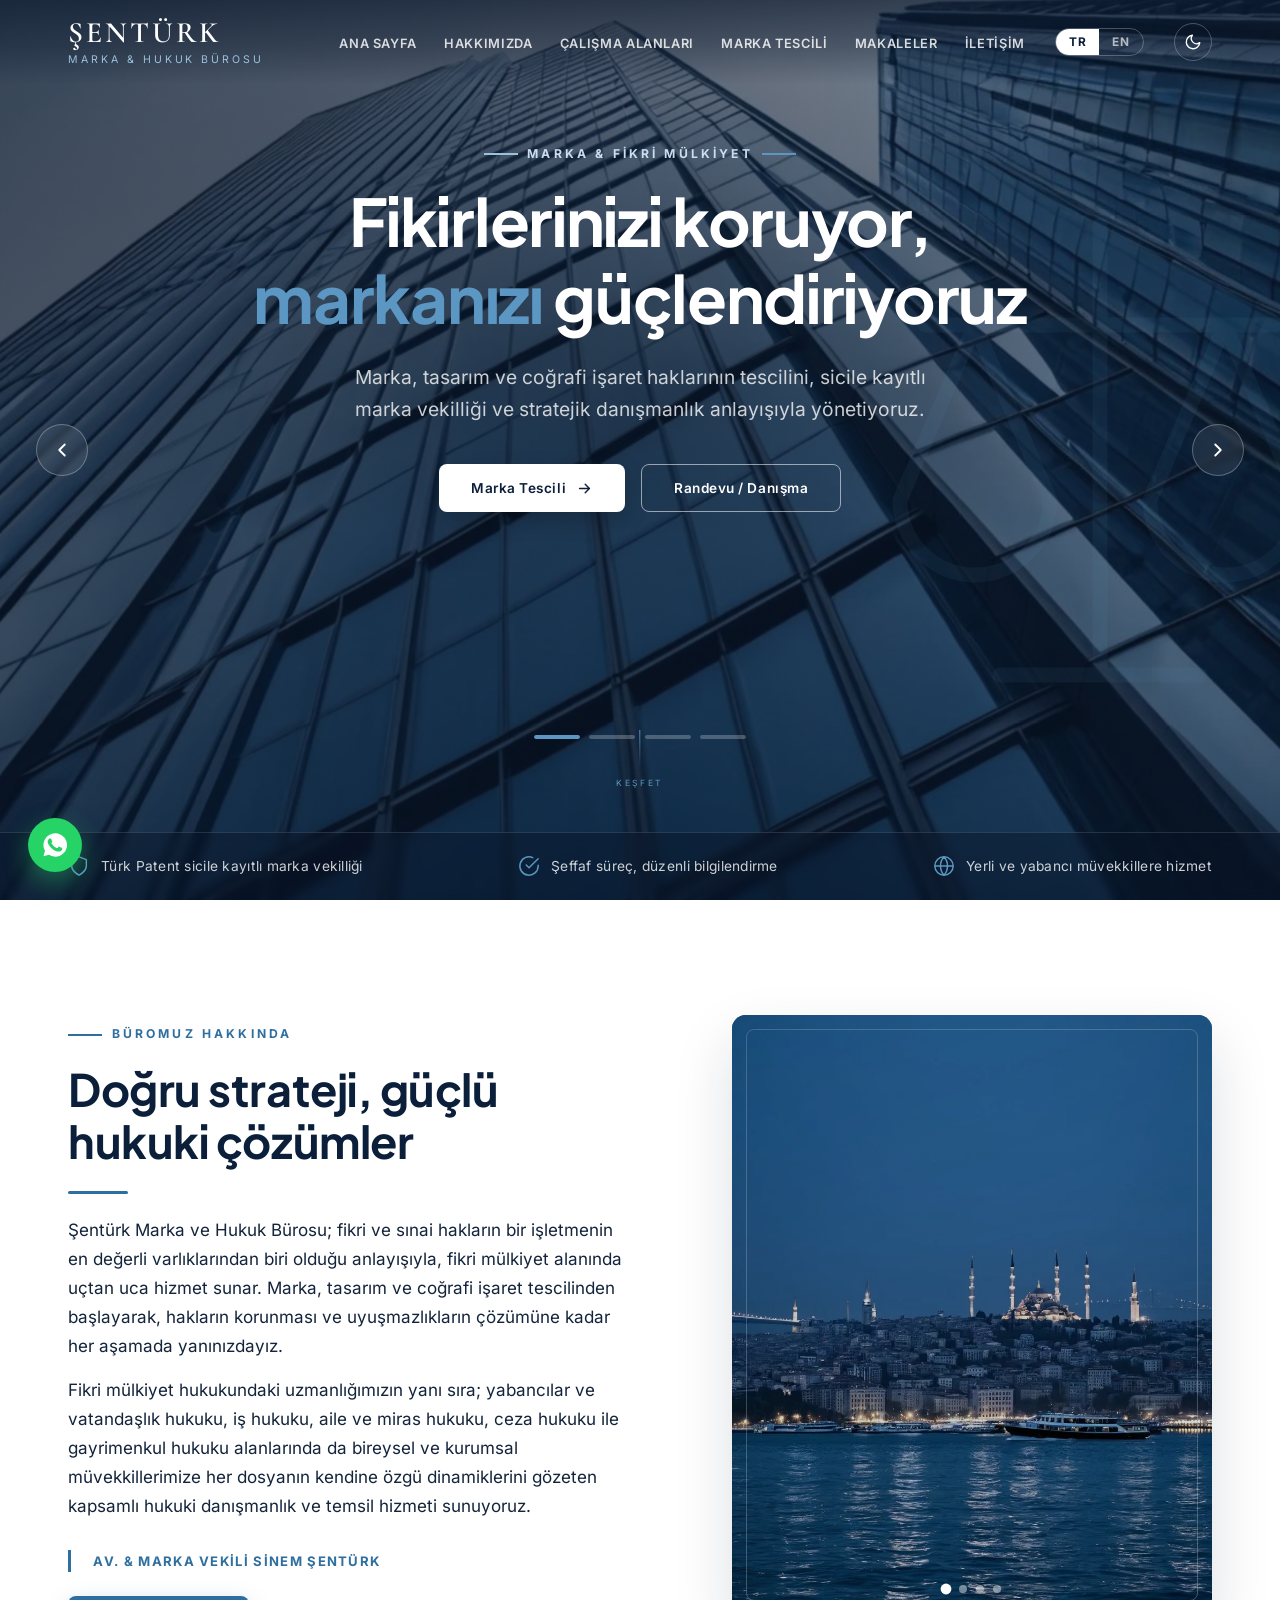
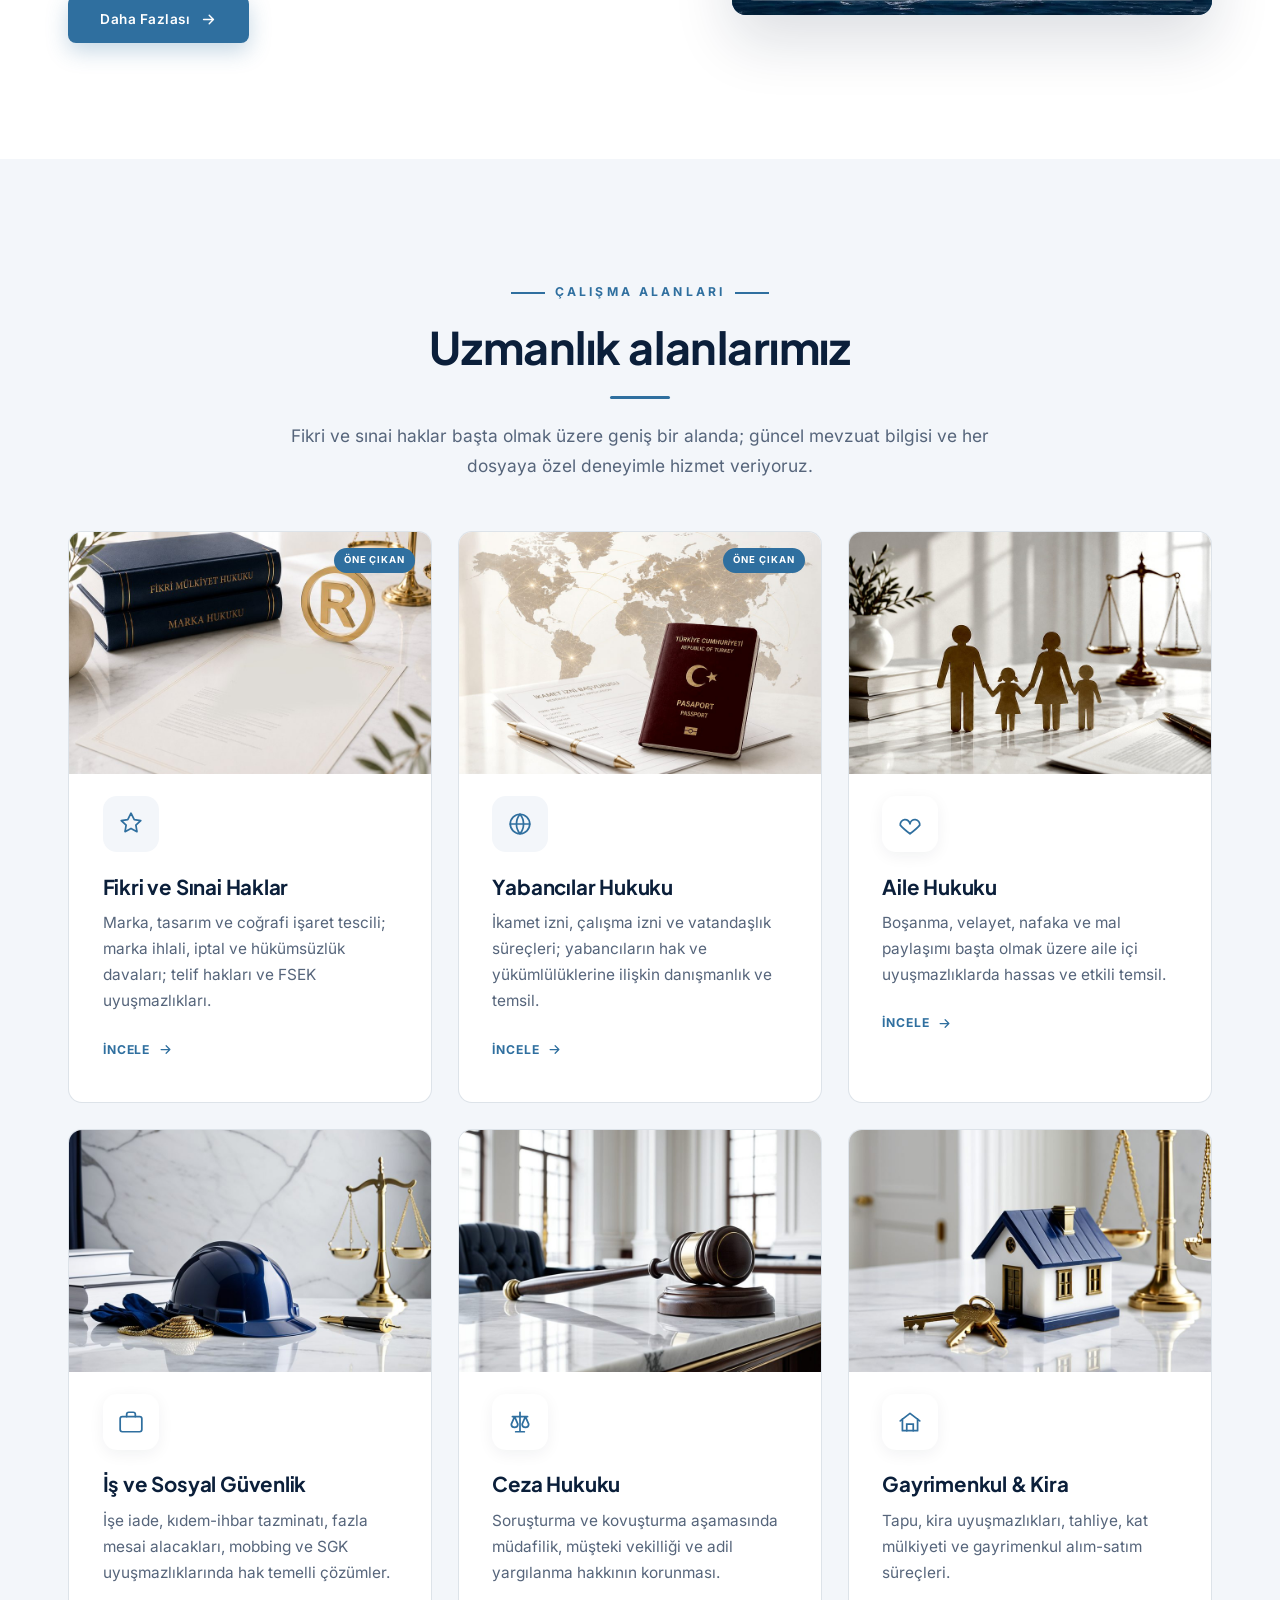
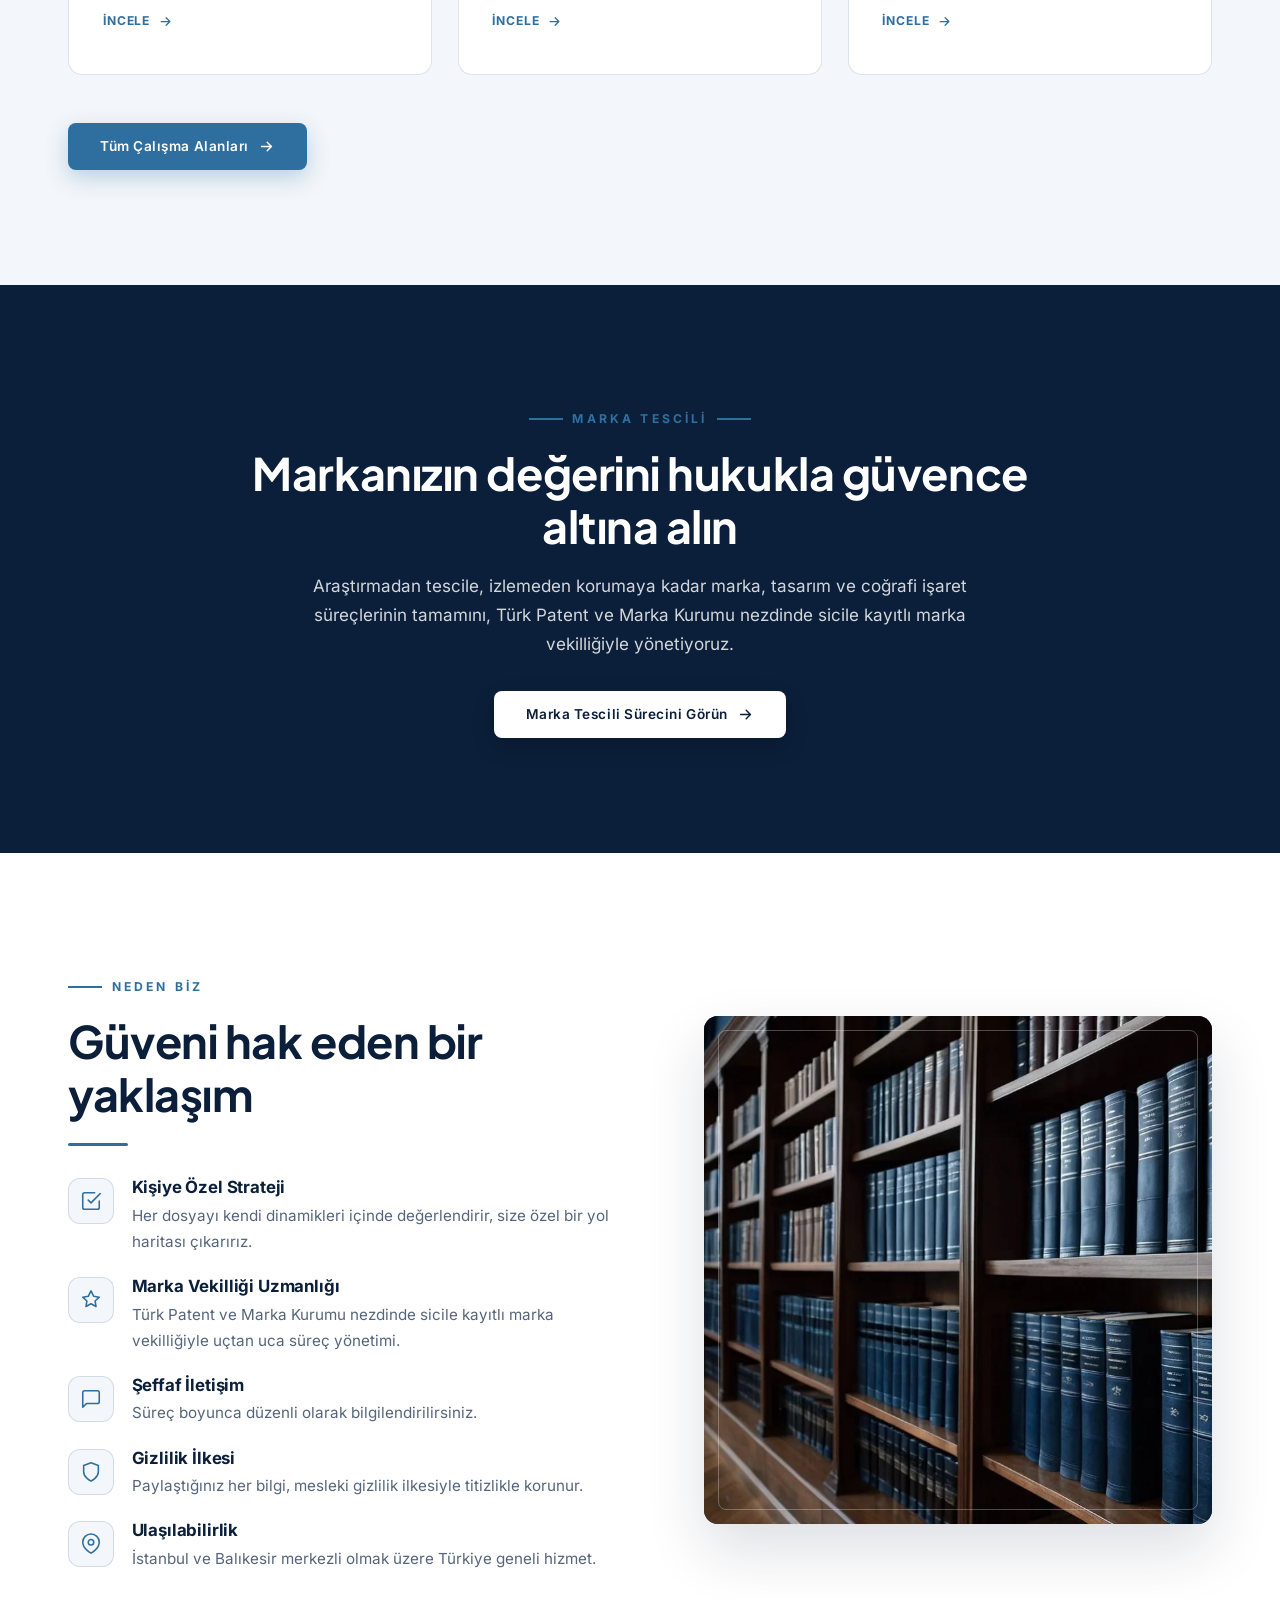
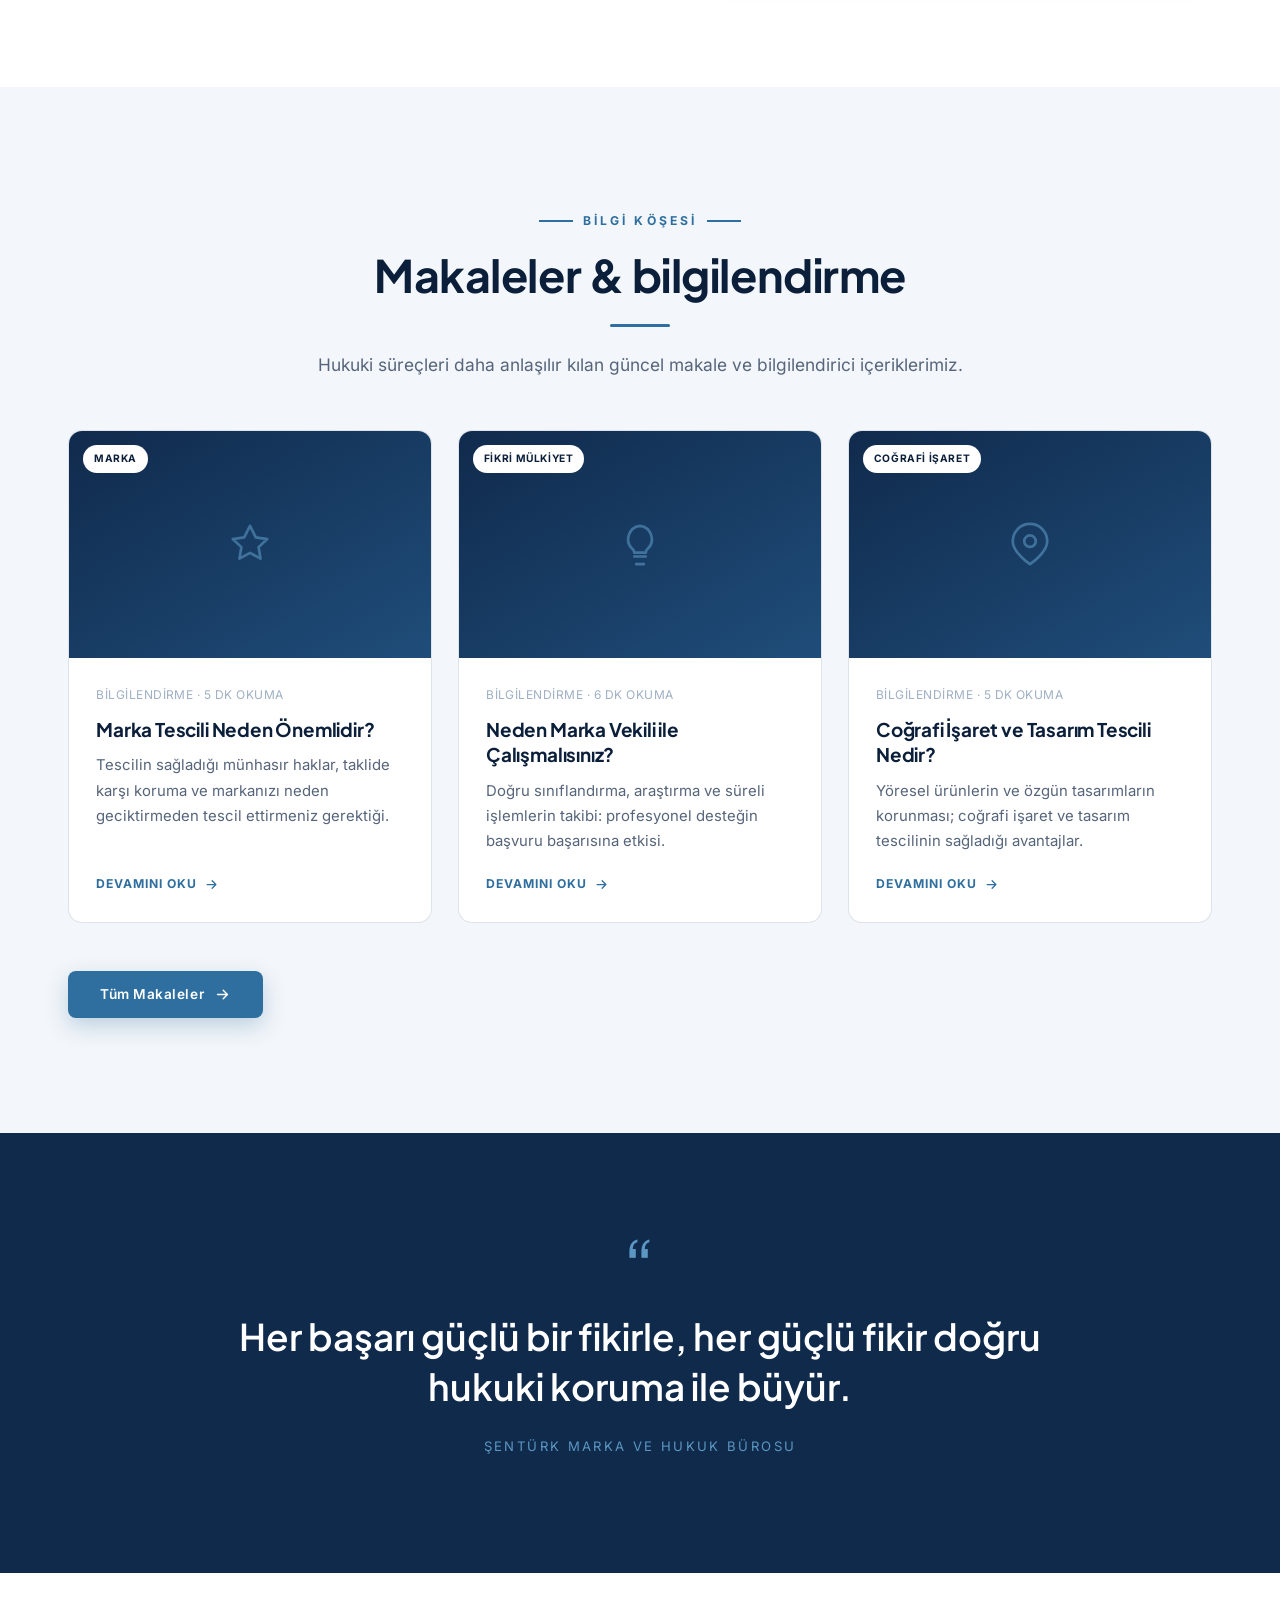
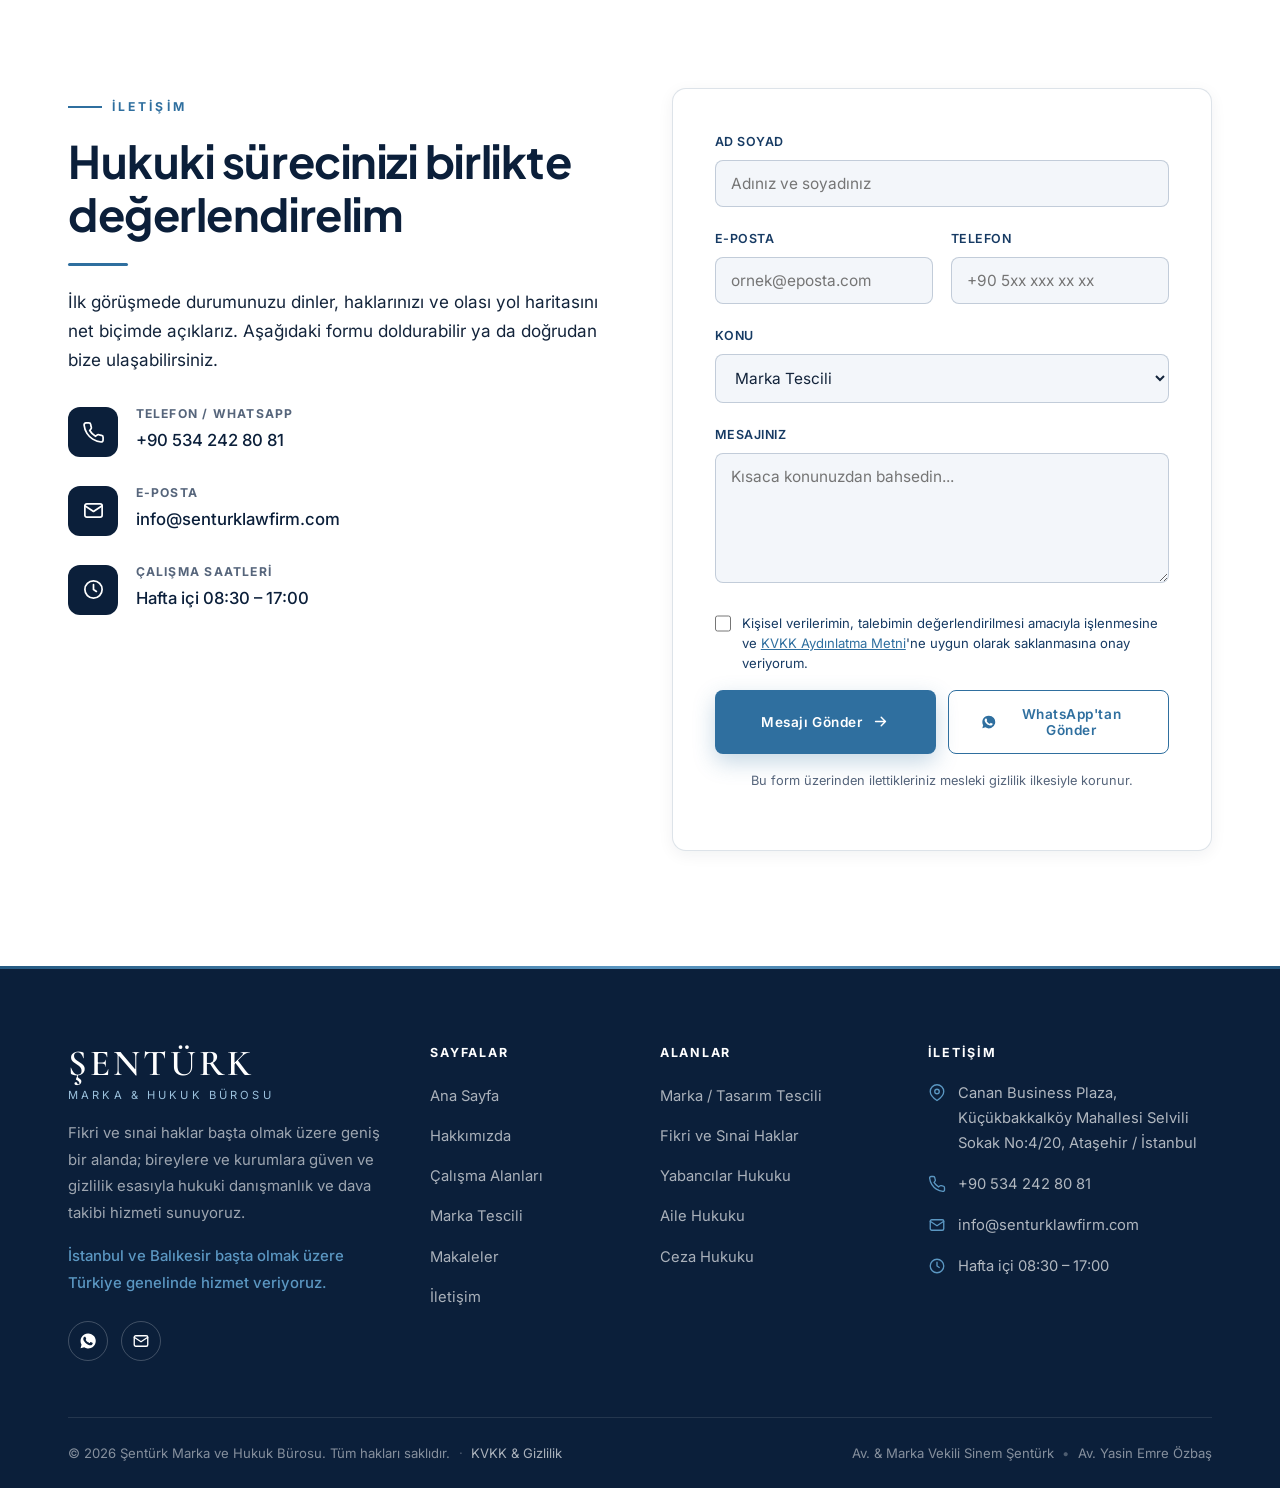
<file: index.html>
<!DOCTYPE html>
<html lang="tr">
<head>
  <meta charset="UTF-8" />
  <meta name="viewport" content="width=device-width, initial-scale=1.0" />
  <title>Şentürk Marka ve Hukuk Bürosu — İstanbul Marka Tescili</title>
  <meta name="description" content="Marka, tasarım ve coğrafi işaret tescili; fikri ve sınai haklar, yabancılar, aile, iş ve ceza hukuku. İstanbul ve Balıkesir başta olmak üzere Türkiye'de." />
  <link rel="canonical" href="https://senturklawfirm.com/" />
  <meta property="og:type" content="website" />
  <meta property="og:site_name" content="Şentürk Marka ve Hukuk Bürosu" />
  <meta property="og:locale" content="tr_TR" />
  <meta property="og:url" content="https://senturklawfirm.com/" />
  <meta property="og:title" content="Şentürk Marka ve Hukuk Bürosu — İstanbul Marka Tescili" />
  <meta property="og:description" content="Marka, tasarım ve coğrafi işaret tescili; fikri ve sınai haklar, yabancılar, aile, iş ve ceza hukuku. İstanbul ve Balıkesir başta olmak üzere Türkiye'de." />
  <meta property="og:image" content="https://senturklawfirm.com/assets/og-paylasim-1200x630.jpg" />
  <meta name="twitter:card" content="summary_large_image" />
  <meta name="twitter:title" content="Şentürk Marka ve Hukuk Bürosu — İstanbul Marka Tescili" />
  <meta name="twitter:description" content="Marka, tasarım ve coğrafi işaret tescili; fikri ve sınai haklar, yabancılar, aile, iş ve ceza hukuku. İstanbul ve Balıkesir başta olmak üzere Türkiye'de." />
  <meta name="twitter:image" content="https://senturklawfirm.com/assets/og-paylasim-1200x630.jpg" />
  <script>try{var t=localStorage.getItem('ssh-theme')||((window.matchMedia&&matchMedia('(prefers-color-scheme:dark)').matches)?'dark':'light');document.documentElement.setAttribute('data-theme',t);}catch(e){}</script>
  <!-- S2.4 (21.09.2026) — kritik yol on yuklemeleri.
       1) LCP gorseli: hero'nun 1. slaydi. type="image/webp" sayesinde WebP
          desteklemeyen tarayici bunu indirmez, <picture> JPG yedegine duser.
       2) Ilk ekranda goruunen iki yazi tipinin latin-ext dilimi: Turkce
          glifleri (S, G, I, U) bu dilimde. Fontlar font-display:swap oldugu
          icin bu on yukleme LCP'yi degil, yedek fonttan gercek fonta gecis
          sicramasini (gorsel kararlilik) iyilestirir. -->
  <link rel="preload" as="image" href="assets/hero-1.webp" type="image/webp" fetchpriority="high" />
  <link rel="preload" as="font" href="assets/fonts/jakarta-latin-ext.woff2" type="font/woff2" crossorigin />
  <!-- S/A.3 (21.09.2026) — KRİTİK CSS.
       İlk ekranda gerçekleşen kurallar css/style.css'ten KOPYALANIP buraya gömüldü;
       style.css DEĞİŞTİRİLMEDİ, diğer 10 sayfa etkilenmiyor. Aynı kural iki yerde:
       kabul edilen bedel. Tam dosya aşağıda bloklamadan yükleniyor, geldiğinde aynı
       kuralları (aynı özgüllük, sonra geldiği için) üzerine yazar — görünüm değişmez.
       Kaynak ölçüm: style.css render'ı 1.787 ms blokluyordu (canlı LCP'nin %38'i).
       ⚠ style.css'te ilk ekranı ilgilendiren bir kural değişirse buraya da taşıyın. -->
  <style>@font-face{font-family:'Inter';font-style:normal;font-weight:100 900;font-display:swap;src:url(../assets/fonts/inter-latin.woff2) format('woff2');unicode-range:U+0000-00FF,U+0131,U+0152-0153,U+02BB-02BC,U+02C6,U+02DA,U+02DC,U+0304,U+0308,U+0329,U+2000-206F,U+20AC,U+2122,U+2191,U+2193,U+2212,U+2215,U+FEFF,U+FFFD}@font-face{font-family:'Inter';font-style:normal;font-weight:100 900;font-display:swap;src:url(../assets/fonts/inter-latin-ext.woff2) format('woff2');unicode-range:U+011E-011F, U+0130, U+015E-015F, U+20BA}@font-face{font-family:'Plus Jakarta Sans';font-style:normal;font-weight:200 800;font-display:swap;src:url(../assets/fonts/jakarta-latin.woff2) format('woff2');unicode-range:U+0000-00FF,U+0131,U+0152-0153,U+02BB-02BC,U+02C6,U+02DA,U+02DC,U+0304,U+0308,U+0329,U+2000-206F,U+20AC,U+2122,U+2191,U+2193,U+2212,U+2215,U+FEFF,U+FFFD}@font-face{font-family:'Plus Jakarta Sans';font-style:normal;font-weight:200 800;font-display:swap;src:url(../assets/fonts/jakarta-latin-ext.woff2) format('woff2');unicode-range:U+0100-02BA,U+02BD-02C5,U+02C7-02CC,U+02CE-02D7,U+02DD-02FF,U+0304,U+0308,U+0329,U+1D00-1DBF,U+1E00-1E9F,U+1EF2-1EFF,U+2020,U+20A0-20AB,U+20AD-20C0,U+2113,U+2C60-2C7F,U+A720-A7FF}@font-face{font-family:'Cormorant Garamond';font-style:normal;font-weight:300 700;font-display:swap;src:url(../assets/fonts/cormorant-latin.woff2) format('woff2');unicode-range:U+0000-00FF,U+0131,U+0152-0153,U+02BB-02BC,U+02C6,U+02DA,U+02DC,U+0304,U+0308,U+0329,U+2000-206F,U+20AC,U+2122,U+2191,U+2193,U+2212,U+2215,U+FEFF,U+FFFD}@font-face{font-family:'Cormorant Garamond';font-style:normal;font-weight:300 700;font-display:swap;src:url(../assets/fonts/cormorant-latin-ext.woff2) format('woff2');unicode-range:U+0100-02BA,U+02BD-02C5,U+02C7-02CC,U+02CE-02D7,U+02DD-02FF,U+0304,U+0308,U+0329,U+1D00-1DBF,U+1E00-1E9F,U+1EF2-1EFF,U+2020,U+20A0-20AB,U+20AD-20C0,U+2113,U+2C60-2C7F,U+A720-A7FF}:root{--navy-900:#0b1f3a;--navy-800:#102a4c;--navy-700:#163a63;--navy-600:#1f4d7a;--accent:#2f6f9f;--accent-600:#255a82;--accent-300:#5b97c2;--accent-200:#9bc1dd;--accent-100:#c9deee;--white:#ffffff;--surface:var(--white);--bg:#ffffff;--bg-alt:#f3f6fa;--bg-alt2:#e8eef5;--ink:#13243b;--muted:#56657b;--muted-light:#9fb0c4;--line:rgba(20,58,99,0.14);--line-strong:rgba(20,58,99,0.22);--line-light:rgba(255,255,255,0.16);--gold-600:var(--accent-600);--gold-500:var(--accent);--gold-400:var(--accent-300);--gold-300:var(--accent-200);--bordeaux:var(--accent-600);--bordeaux-light:var(--accent);--cream:var(--bg);--cream-dark:var(--bg-alt);--font-display:"Plus Jakarta Sans","Inter",-apple-system,BlinkMacSystemFont,"Segoe UI",sans-serif;--font-serif:"Plus Jakarta Sans","Inter",sans-serif;--font-body:"Inter",-apple-system,BlinkMacSystemFont,"Segoe UI",sans-serif;--font-logo:"Cormorant Garamond",Georgia,"Times New Roman",serif;--container:1200px;--container-narrow:880px;--radius:8px;--radius-lg:14px;--shadow-sm:0 4px 16px rgba(11,31,58,0.06);--shadow-md:0 14px 40px rgba(11,31,58,0.10);--shadow-lg:0 26px 60px rgba(11,31,58,0.14);--transition:0.4s cubic-bezier(0.22,1,0.36,1);--header-h:84px;--ease-soft:cubic-bezier(0.22,1,0.36,1);--ease-back:cubic-bezier(0.34,1.56,0.64,1);--success:#1b7a45}*,*::before,*::after{box-sizing:border-box;margin:0;padding:0}html{scroll-behavior:smooth;-webkit-text-size-adjust:100%}body{font-family:var(--font-body);color:var(--ink);background:var(--bg);line-height:1.7;font-size:17px;overflow-x:hidden;-webkit-font-smoothing:antialiased;text-rendering:optimizeLegibility}img{max-width:100%;display:block}a{color:inherit;text-decoration:none}ul{list-style:none}button{font-family:inherit;cursor:pointer;border:none;background:none}.skip-link:focus{position:fixed !important;left:16px !important;top:16px !important;width:auto !important;height:auto !important;margin:0 !important;padding:0.7rem 1.2rem !important;overflow:visible !important;clip:auto !important;clip-path:none !important;background:var(--accent) !important;color:var(--white) !important;font-family:var(--font-body);font-weight:700;font-size:0.95rem;line-height:1.2;border-radius:var(--radius) !important;box-shadow:var(--shadow-md);outline:3px solid var(--white);outline-offset:2px;z-index:2000 !important;white-space:nowrap}h1,h2,h3,h4,.hero .hero-title{font-family:var(--font-display);font-weight:700;line-height:1.18;color:var(--navy-900);letter-spacing:-0.01em}h1,.hero .hero-title{font-size:clamp(2.5rem,5.6vw,4.1rem);letter-spacing:-0.02em}h2{font-size:clamp(1.9rem,4vw,2.8rem)}h3{font-size:clamp(1.25rem,2.2vw,1.6rem)}p{margin-bottom:1rem}p:last-child{margin-bottom:0}.eyebrow{display:inline-flex;align-items:center;gap:0.6rem;font-family:var(--font-body);font-size:0.76rem;font-weight:700;letter-spacing:0.26em;text-transform:uppercase;color:var(--accent);margin-bottom:1.1rem}.eyebrow::before{content:"";width:34px;height:2px;background:var(--accent)}.eyebrow.center::after{content:"";width:34px;height:2px;background:var(--accent)}.container{width:100%;max-width:var(--container);margin:0 auto;padding:0 28px}.narrow{max-width:var(--container-narrow)}.divider-gold{width:60px;height:3px;background:var(--accent);border-radius:3px;margin:1.4rem 0}.btn{display:inline-flex;align-items:center;gap:0.6rem;padding:15px 32px;font-size:0.85rem;font-weight:600;letter-spacing:0.04em;border-radius:var(--radius);transition:all var(--transition);position:relative;overflow:hidden;cursor:pointer;line-height:1.2}.btn svg{width:17px;height:17px;transition:transform var(--transition)}.btn:hover svg{transform:translateX(4px)}.btn-gold,.btn-primary{background:var(--accent);color:#fff;box-shadow:0 8px 22px rgba(47,111,159,0.28)}.btn-gold:hover,.btn-primary:hover{background:var(--accent-600);transform:translateY(-3px);box-shadow:0 14px 30px rgba(47,111,159,0.38)}.btn-light{background:#fff;color:var(--navy-900);box-shadow:0 8px 22px rgba(0,0,0,0.18)}.btn-light:hover{background:var(--bg-alt);transform:translateY(-3px)}.btn-outline{background:transparent;color:var(--accent);border:1.5px solid var(--accent)}.btn-outline:hover{background:var(--accent);color:#fff;transform:translateY(-3px)}.hero .btn-outline,.section-dark .btn-outline,.cta-band .btn-outline,.page-hero .btn-outline{color:#fff;border-color:rgba(255,255,255,0.55)}.hero .btn-outline:hover,.section-dark .btn-outline:hover,.cta-band .btn-outline:hover,.page-hero .btn-outline:hover{background:#fff;color:var(--navy-900);border-color:#fff}.btn-dark{background:var(--navy-800);color:#fff;border:1px solid var(--navy-600)}.btn-dark:hover{background:var(--navy-700);transform:translateY(-3px)}.header{position:fixed;top:0;left:0;right:0;z-index:1000;height:var(--header-h);display:flex;align-items:center;transition:all var(--transition)}.header::before{content:"";position:absolute;inset:0;background:var(--navy-900);opacity:0;transition:opacity var(--transition);border-bottom:1px solid rgba(255,255,255,0.08)}.header::after{content:"";position:absolute;inset:0;z-index:1;pointer-events:none;background:linear-gradient(180deg,rgba(9,22,42,0.62) 0%,rgba(9,22,42,0.34) 55%,rgba(9,22,42,0) 100%);transition:opacity var(--transition)}.header.scrolled::after{opacity:0}.header.scrolled{height:70px}.header.scrolled::before{opacity:0.98}.header .container{display:flex;align-items:center;justify-content:space-between;position:relative;z-index:2}.logo{display:flex;flex-direction:row;align-items:center;line-height:1}.logo .logo-text{display:flex;flex-direction:column}.logo .logo-name{font-family:var(--font-logo);font-size:clamp(1.85rem,2.3vw,2.15rem);font-weight:600;color:var(--white);letter-spacing:3px;text-transform:uppercase}.logo .logo-sub{font-family:var(--font-body);font-size:0.66rem;letter-spacing:0.28em;text-transform:uppercase;color:var(--accent-200);margin-top:7px;white-space:nowrap}.nav{display:flex;align-items:center;gap:1.9rem}.nav-links{display:flex;align-items:center;gap:1.7rem}.nav-links a{white-space:nowrap}.nav-links a{position:relative;font-size:0.8rem;font-weight:600;letter-spacing:0.05em;text-transform:uppercase;color:rgba(255,255,255,0.82);padding:6px 0;transition:color var(--transition)}.nav-links a::after{content:"";position:absolute;left:0;bottom:0;width:0;height:2px;background:var(--accent-300);transition:width var(--transition)}.nav-links a:hover,.nav-links a.active{color:#fff}.nav-links a:hover::after,.nav-links a.active::after{width:100%}.lang-switch{display:flex;align-items:center;border:1px solid rgba(255,255,255,0.25);border-radius:40px;overflow:hidden}.lang-switch button{padding:6px 13px;font-size:0.74rem;font-weight:700;letter-spacing:0.05em;color:rgba(255,255,255,0.65);transition:all var(--transition)}.lang-switch button.active{background:#fff;color:var(--navy-900)}.nav-toggle{display:none;width:30px;height:22px;position:relative;z-index:1100}.nav-toggle span{position:absolute;left:0;width:100%;height:2px;background:#fff;border-radius:2px;transition:all var(--transition)}.nav-toggle span:nth-child(1){top:0}.nav-toggle span:nth-child(2){top:10px}.nav-toggle span:nth-child(3){top:20px}.nav-open .nav-toggle span:nth-child(1){top:10px;transform:rotate(45deg)}.nav-open .nav-toggle span:nth-child(2){opacity:0}.nav-open .nav-toggle span:nth-child(3){top:10px;transform:rotate(-45deg)}.hero{position:relative;min-height:100vh;display:flex;align-items:center;background:var(--navy-900);color:rgba(255,255,255,0.85);overflow:hidden;padding-top:var(--header-h)}.hero-bg{position:absolute;inset:0;background:radial-gradient(ellipse at 78% 18%,rgba(47,111,159,0.40),transparent 55%),radial-gradient(ellipse at 12% 88%,rgba(31,77,122,0.32),transparent 52%),linear-gradient(160deg,var(--navy-900) 0%,var(--navy-800) 62%,var(--navy-700) 100%)}.hero-bg::after{content:"";position:absolute;inset:0;background-image:repeating-linear-gradient(90deg,rgba(255,255,255,0.018) 0px,rgba(255,255,255,0.018) 1px,transparent 1px,transparent 92px);opacity:0.7}.hero-ornament{position:absolute;top:50%;right:-120px;transform:translateY(-50%);width:600px;height:600px;opacity:0.08;color:var(--accent-300);pointer-events:none;z-index:1}.hero .container{position:relative;z-index:2}.hero-content{max-width:780px;padding-bottom:clamp(80px,14vw,140px)}.hero .eyebrow{color:var(--accent-100)}.hero .eyebrow::before{background:var(--accent-200)}.hero h1,.hero .hero-title{color:var(--white);margin-bottom:1.5rem}.hero h1 .accent,.hero .hero-title .accent{color:var(--accent-300)}.hero-desc{font-size:1.2rem;color:rgba(255,255,255,0.78);font-weight:400;max-width:580px;margin-bottom:2.4rem}.hero-actions{display:flex;gap:1rem;flex-wrap:wrap}.hero-media{position:absolute;inset:0;z-index:0;overflow:hidden}.hero-media-slide{position:absolute;inset:0;opacity:0;background-size:cover;background-position:center;transition:opacity 1.1s var(--ease-soft)}.hero-media-slide::after{content:"";position:absolute;inset:0;background:radial-gradient(ellipse 76% 66% at 50% 44%,rgba(8,20,38,0.62),transparent 100%),linear-gradient(120deg,rgba(8,20,38,0.72) 0%,rgba(11,31,58,0.34) 52%,rgba(16,42,76,0.26) 100%),linear-gradient(0deg,rgba(8,20,38,0.52) 0%,transparent 42%)}.hero-media-slide.is-active{opacity:1;animation:kenburns 12s ease-out both}@keyframes kenburns{from{transform:scale(1.001)}to{transform:scale(1.09)}}.hero-media-img{position:absolute;inset:0;width:100%;height:100%;object-fit:cover;object-position:center}.hero-slides{display:grid}.hero-slide{grid-area:1 / 1;max-width:780px;opacity:0;visibility:hidden;transform:translateY(16px);transition:opacity 0.8s var(--ease-soft),visibility 0.8s var(--ease-soft),transform 0.8s var(--ease-soft)}.hero-slide.is-active{opacity:1;visibility:visible;transform:none}.hero--centered .hero-slides{justify-items:center}.hero--centered .hero-slide{margin:0 auto;text-align:center}.hero--centered .hero-slide .eyebrow{justify-content:center}.hero--centered .hero-slide .eyebrow::after{content:"";width:34px;height:2px;background:var(--accent-300)}.hero--centered .hero-desc{margin-left:auto;margin-right:auto}.hero--centered .hero-actions{justify-content:center}.hero--centered .hero-dots{justify-content:center}.hero-arrow{position:absolute;top:50%;transform:translateY(-50%);z-index:3;width:52px;height:52px;border-radius:50%;display:flex;align-items:center;justify-content:center;background:rgba(255,255,255,0.08);border:1px solid rgba(255,255,255,0.28);color:#fff;backdrop-filter:blur(3px);transition:all var(--transition)}.hero-arrow:hover{background:var(--accent);border-color:var(--accent);transform:translateY(-50%) scale(1.06)}.hero-arrow svg{width:22px;height:22px}.hero-arrow--prev{left:clamp(12px,3vw,36px)}.hero-arrow--next{right:clamp(12px,3vw,36px)}.hero-dots{display:flex;gap:0.6rem;margin-top:2.2rem;margin-bottom:clamp(60px,10vw,110px);position:relative;z-index:3}.hero-dot{width:46px;height:4px;border-radius:4px;background:rgba(255,255,255,0.24);overflow:hidden;position:relative;transition:background var(--transition)}.hero-dot:hover{background:rgba(255,255,255,0.45)}.hero-dot-fill{position:absolute;inset:0;width:0;background:var(--accent-300);border-radius:4px}.hero-dot.is-active .hero-dot-fill{animation:dotProgress 3.5s linear forwards}.hero:hover .hero-dot.is-active .hero-dot-fill{animation-play-state:paused}.hero-trust{position:absolute;bottom:0;left:0;right:0;z-index:2;border-top:1px solid rgba(255,255,255,0.12);background:rgba(8,20,38,0.42);backdrop-filter:blur(4px)}.hero-trust .container{display:flex;justify-content:space-between;flex-wrap:wrap;gap:1.5rem;padding-top:22px;padding-bottom:22px}.hero-trust-item{display:flex;align-items:center;gap:0.7rem}.hero-trust-item svg{width:22px;height:22px;color:var(--accent-300);flex-shrink:0}.hero-trust-item span{font-size:0.86rem;color:rgba(255,255,255,0.8);letter-spacing:0.02em}.scroll-cue{position:absolute;bottom:110px;left:50%;transform:translateX(-50%);z-index:2;display:flex;flex-direction:column;align-items:center;gap:8px;color:var(--accent-300);font-size:0.64rem;letter-spacing:0.25em;text-transform:uppercase;animation:floatY 2.4s ease-in-out infinite}.scroll-cue span{width:1px;height:38px;background:linear-gradient(var(--accent-300),transparent)}@keyframes floatY{0%,100%{transform:translate(-50%,0)}50%{transform:translate(-50%,10px)}}.to-top{position:fixed;bottom:28px;right:28px;z-index:900;border:0;padding:0;cursor:pointer;font:inherit;width:48px;height:48px;border-radius:50%;background:var(--navy-900);color:#fff;display:flex;align-items:center;justify-content:center;box-shadow:var(--shadow-md);opacity:0;visibility:hidden;transform:translateY(20px);transition:all var(--transition)}.to-top svg{width:22px;height:22px}.to-top.show{opacity:1;visibility:visible;transform:translateY(0)}.to-top:hover{background:var(--accent);transform:translateY(-4px)}.wa-float{position:fixed;bottom:28px;left:28px;z-index:900;width:54px;height:54px;border-radius:50%;background:#25d366;color:#fff;display:flex;align-items:center;justify-content:center;box-shadow:0 10px 26px rgba(37,211,102,0.4);transition:all var(--transition)}.wa-float svg{width:28px;height:28px}.wa-float:hover{transform:translateY(-4px) scale(1.05)}.reveal{opacity:0;transform:translateY(34px);transition:opacity 0.8s ease,transform 0.8s cubic-bezier(0.22,1,0.36,1)}.reveal.is-visible{opacity:1;transform:translateY(0)}.reveal-delay-1{transition-delay:0.1s}.reveal-delay-2{transition-delay:0.2s}.reveal-delay-3{transition-delay:0.3s}.reveal-delay-4{transition-delay:0.4s}@media (prefers-reduced-motion:reduce){.reveal{opacity:1;transform:none;transition:none}html{scroll-behavior:auto}.scroll-cue{animation:none}}@keyframes heroUp{from{opacity:0;transform:translateY(34px)}to{opacity:1;transform:translateY(0)}}@keyframes heroUpSm{from{opacity:0;transform:translateY(16px)}to{opacity:1;transform:translateY(0)}}@keyframes heroPop{from{opacity:0;transform:translateY(18px) scale(0.94)}to{opacity:1;transform:translateY(0) scale(1)}}@keyframes heroOrnIn{from{opacity:0;transform:translateY(-50%) rotate(-10deg) scale(0.84)}to{opacity:0.08;transform:translateY(-50%) rotate(0) scale(1)}}@keyframes heroCueIn{from{opacity:0;transform:translate(-50%,-10px)}to{opacity:1;transform:translate(-50%,0)}}.hero-reveal .hero-ornament{animation:heroOrnIn 1.4s var(--ease-soft) both}.hero-reveal .eyebrow{opacity:0;animation:heroUpSm 0.7s var(--ease-soft) 0.15s forwards}.hero-reveal .hero-desc{opacity:0;animation:heroUp 0.8s var(--ease-soft) 0.55s forwards}.hero-reveal .btn-gold,.hero-reveal .btn-light{opacity:0;animation:heroPop 0.6s var(--ease-back) 0.80s forwards}.hero-reveal .btn-outline{opacity:0;animation:heroPop 0.6s var(--ease-back) 0.92s forwards}.hero-reveal .hero-trust-item{opacity:0}.hero-reveal .hero-trust-item:nth-child(1){animation:heroUpSm 0.6s var(--ease-soft) 1.00s forwards}.hero-reveal .hero-trust-item:nth-child(2){animation:heroUpSm 0.6s var(--ease-soft) 1.12s forwards}.hero-reveal .hero-trust-item:nth-child(3){animation:heroUpSm 0.6s var(--ease-soft) 1.24s forwards}.hero-reveal .scroll-cue{opacity:0;animation:heroCueIn 0.6s var(--ease-soft) 1.20s forwards,floatY 2.4s ease-in-out 1.9s infinite}@media (prefers-reduced-motion:reduce){.hero-reveal .hero-ornament,.hero-reveal .eyebrow,.hero-reveal .hero-desc,.hero-reveal .btn-gold,.hero-reveal .btn-light,.hero-reveal .btn-outline,.hero-reveal .hero-trust-item,.hero-reveal .scroll-cue{opacity:1;animation:none;transform:none}.hero-reveal .hero-ornament{opacity:0.08}.hero-reveal .scroll-cue{transform:translateX(-50%)}.hero-slide{transition:none;transform:none}.hero-media-slide.is-active{animation:none}.hero-dot.is-active .hero-dot-fill{animation:none;width:100%}}[data-lang-en]{display:none}html[lang="en"] [data-lang-tr]{display:none}html[lang="en"] [data-lang-en]{display:revert}@media (max-width:1150px){.nav-toggle{display:block}.nav-links{position:fixed;inset:0;flex-direction:column;justify-content:center;background:var(--navy-900);gap:1.6rem;transform:translateX(100%);transition:transform var(--transition)}.nav-open .nav-links{transform:translateX(0)}.nav-links a{font-size:1.15rem}.nav{gap:0.85rem}}@media (max-width:760px){.container{padding:0 20px}.logo .logo-name{font-size:1.5rem;letter-spacing:1.5px}.logo .logo-sub{font-size:0.52rem;letter-spacing:0.16em;margin-top:5px}.nav{gap:0.6rem}.lang-switch button{padding:5px 10px;font-size:0.7rem}.nav-toggle{width:26px}}@media (max-width:380px){.container{padding:0 15px}.logo .logo-name{font-size:1.3rem;letter-spacing:1px}.logo .logo-sub{font-size:0.46rem;letter-spacing:0.12em}.lang-switch button{padding:4px 8px;font-size:0.66rem}.nav{gap:0.45rem}}@media (max-width:760px){.nav-toggle::after{content:"";position:absolute;inset:-12px}.lang-switch button{padding-top:9px;padding-bottom:9px}.hero-dot::after{content:"";position:absolute;inset:-16px -4px}.field input,.field textarea,.field select,.wiz-form input,.wiz-form select,.wiz-form textarea,input,select,textarea{font-size:16px}}@media (max-width:760px){body{font-size:16px}.hero-trust{position:static;backdrop-filter:none;margin-top:2.5rem}.hero-dots{margin-bottom:1.5rem}.hero-arrow{width:40px;height:40px}.hero-arrow svg{width:18px;height:18px}.hero-arrow--prev{left:6px}.hero-arrow--next{right:6px}.hero{min-height:auto;padding-top:calc(var(--header-h) + 40px);padding-bottom:60px}.scroll-cue{display:none}.wa-float{width:50px;height:50px;bottom:22px;left:20px}.to-top{bottom:22px;right:20px}}html[lang="tr"] .article-page .article-meta-row[data-lang-en],html[lang="en"] .article-page .article-meta-row[data-lang-tr]{display:none}html[lang="en"] .article-page .article-meta-row[data-lang-en]{display:flex}html[data-theme="dark"] .article-page h3{color:var(--ink)}html[data-theme="dark"]{--bg:#0a1424;--bg-alt:#0e1c31;--bg-alt2:#13253f;--surface:#101f37;--ink:#e7edf5;--muted:#a7b6c8;--muted-light:#7f90a5;--line:rgba(255,255,255,0.10);--line-strong:rgba(255,255,255,0.20);--shadow-sm:0 4px 16px rgba(0,0,0,0.35);--shadow-md:0 14px 40px rgba(0,0,0,0.45);--shadow-lg:0 26px 60px rgba(0,0,0,0.50)}html[data-theme="dark"] body{background:var(--bg);color:var(--ink)}html[data-theme="dark"] h1,html[data-theme="dark"] h2,html[data-theme="dark"] h3,html[data-theme="dark"] h4{color:var(--ink)}html[data-theme="dark"] .field label{color:var(--muted)}html[data-theme="dark"] .field input,html[data-theme="dark"] .field select,html[data-theme="dark"] .field textarea{background:var(--bg-alt2);color:var(--ink)}html[data-theme="dark"] .field input:focus,html[data-theme="dark"] .field textarea:focus,html[data-theme="dark"] .field select:focus{background:var(--bg-alt)}html[data-theme="dark"] .btn-light{background:var(--surface);color:var(--ink)}html[data-theme="dark"] .btn-light:hover{background:var(--bg-alt2)}html[data-theme="dark"] .vcard-qr img{background:#fff}html[data-theme="dark"] .chip{color:var(--ink);background:var(--bg-alt)}html[data-theme="dark"] .chip:hover{background:var(--bg-alt2);border-color:var(--accent-300)}html[data-theme="dark"] .chip svg{color:var(--accent-300)}html[data-theme="dark"] .feature-item h3,html[data-theme="dark"] .feature-item h4,html[data-theme="dark"] .step h3,html[data-theme="dark"] .step h4,html[data-theme="dark"] .credential .det h4,html[data-theme="dark"] .vcard-block h3,html[data-theme="dark"] .vcard-block h4,html[data-theme="dark"] .info-card h3,html[data-theme="dark"] .wiz-result h3,html[data-theme="dark"] .wiz-q{color:var(--ink)}html[data-theme="dark"] .intro-signature-line,html[data-theme="dark"] .contact-info-item p{color:var(--ink)}html[data-theme="dark"] .field-consent .consent{color:var(--muted)}.theme-toggle{display:inline-grid;place-items:center;width:38px;height:38px;border-radius:50%;color:#fff;border:1px solid rgba(255,255,255,0.25);transition:background var(--transition),border-color var(--transition)}.theme-toggle:hover{background:rgba(255,255,255,0.12)}.theme-toggle svg{width:18px;height:18px}.theme-toggle .icon-sun{display:none}html[data-theme="dark"] .theme-toggle .icon-sun{display:block}html[data-theme="dark"] .theme-toggle .icon-moon{display:none}</style>
  <link rel="preload" as="style" href="css/style.css" onload="this.onload=null;this.rel='stylesheet'" />
  <noscript><link rel="stylesheet" href="css/style.css" /></noscript>
  <link rel="icon" href="assets/logo/e5-icon-dark.svg" />
  <script type="application/ld+json">
{
  "@context": "https://schema.org",
  "@type": "LegalService",
  "name": "Şentürk Marka ve Hukuk Bürosu",
  "alternateName": "Şentürk Law & IP",
  "description": "Marka, tasarım ve coğrafi işaret tescili, fikri ve sınai haklar ile yabancılar, aile, iş, ceza ve gayrimenkul hukuku hizmetleri.",
  "url": "https://senturklawfirm.com/",
  "logo": "https://senturklawfirm.com/assets/logo/e5-icon-dark.svg",
  "image": "https://senturklawfirm.com/assets/hero-1.jpg",
  "areaServed": [
    "İstanbul",
    "Balıkesir",
    "Türkiye"
  ],
  "email": "info@senturklawfirm.com",
  "telephone": "+905342428081",
  "openingHours": "Mo-Fr 08:30-17:00",
  "address": {
    "@type": "PostalAddress",
    "streetAddress": "Canan Business Plaza, Küçükbakkalköy Mahallesi Selvili Sokak No:4/20",
    "addressLocality": "Ataşehir",
    "addressRegion": "İstanbul",
    "postalCode": "34750",
    "addressCountry": "TR"
  },
  "founder": [
    {
      "@type": "Person",
      "name": "Av. & Marka Vekili Sinem Şentürk"
    },
    {
      "@type": "Person",
      "name": "Av. Yasin Emre Özbaş"
    }
  ],
  "@id": "https://senturklawfirm.com/#kurum",
  "geo": {
    "@type": "GeoCoordinates",
    "latitude": 40.9801172,
    "longitude": 29.1259387
  },
  "hasMap": "https://www.google.com/maps/search/?api=1&query=Canan+Business+Plaza+Selvili+Sokak+No:4+K%C3%BC%C3%A7%C3%BCkbakkalk%C3%B6y+Ata%C5%9Fehir+%C4%B0stanbul",
  "openingHoursSpecification": [
    {
      "@type": "OpeningHoursSpecification",
      "dayOfWeek": [
        "Monday",
        "Tuesday",
        "Wednesday",
        "Thursday",
        "Friday"
      ],
      "opens": "08:30",
      "closes": "17:00"
    }
  ],
  "availableLanguage": [
    "tr",
    "en"
  ],
  "knowsLanguage": [
    "tr",
    "en"
  ]
}
  </script>
  <script type="application/ld+json">
{
  "@context": "https://schema.org",
  "@type": "WebSite",
  "@id": "https://senturklawfirm.com/#website",
  "url": "https://senturklawfirm.com/",
  "name": "Şentürk Marka ve Hukuk Bürosu",
  "alternateName": "Şentürk Law & IP",
  "inLanguage": [
    "tr",
    "en"
  ],
  "publisher": {
    "@id": "https://senturklawfirm.com/#kurum"
  }
}
  </script>
  <meta property="og:image:width" content="1200" />
  <meta property="og:image:height" content="630" />
  <meta property="og:image:alt" content="Şentürk Marka ve Hukuk Bürosu — İstanbul Ataşehir" />
</head>
<body>

  <a href="#main-content" class="skip-link" style="position:absolute;width:1px;height:1px;padding:0;margin:-1px;overflow:hidden;clip:rect(0,0,0,0);border:0;"><span data-lang-tr>İçeriğe geç</span><span data-lang-en>Skip to content</span></a>

  <!-- ============ HEADER ============ -->
  <header class="header">
    <div class="container">
      <a href="./" class="logo">
        <span class="logo-text">
          <span class="logo-name">Şentürk</span>
          <span class="logo-sub" data-lang-tr>Marka &amp; Hukuk Bürosu</span><span class="logo-sub" data-lang-en>Law &amp; IP</span>
        </span>
      </a>
      <nav class="nav">
        <ul class="nav-links">
          <li><a href="./"><span data-lang-tr>Ana Sayfa</span><span data-lang-en>Home</span></a></li>
          <li><a href="hakkinda.html"><span data-lang-tr>Hakkımızda</span><span data-lang-en>About Us</span></a></li>
          <li><a href="calisma-alanlari.html"><span data-lang-tr>Çalışma Alanları</span><span data-lang-en>Practice Areas</span></a></li>
          <li><a href="marka-tescili.html"><span data-lang-tr>Marka Tescili</span><span data-lang-en>Trademark</span></a></li>
          <li><a href="makaleler.html"><span data-lang-tr>Makaleler</span><span data-lang-en>Articles</span></a></li>
          <li><a href="iletisim.html"><span data-lang-tr>İletişim</span><span data-lang-en>Contact</span></a></li>
        </ul>
        <div class="lang-switch" role="group" aria-label="Dil seçimi / Language">
          <button type="button" data-lang="tr" class="active" aria-label="Türkçe">TR</button>
          <button type="button" data-lang="en" aria-label="English">EN</button>
        </div>
        <button type="button" class="theme-toggle" aria-label="Koyu / açık tema" aria-pressed="false" title="Koyu / açık tema">
          <svg class="icon-moon" viewBox="0 0 24 24" fill="none" stroke="currentColor" stroke-width="1.8" aria-hidden="true"><path d="M21 12.8A9 9 0 1111.2 3a7 7 0 009.8 9.8z" stroke-linecap="round" stroke-linejoin="round"/></svg>
          <svg class="icon-sun" viewBox="0 0 24 24" fill="none" stroke="currentColor" stroke-width="1.8" aria-hidden="true"><circle cx="12" cy="12" r="4"/><path d="M12 2v2M12 20v2M4 12H2M22 12h-2M5 5l1.4 1.4M17.6 17.6L19 19M19 5l-1.4 1.4M6.4 17.6L5 19" stroke-linecap="round"/></svg>
        </button>
        <button class="nav-toggle" aria-label="Menü"><span></span><span></span><span></span></button>
      </nav>
    </div>
  </header>

  <main id="main-content" tabindex="-1">

  <!-- ============ HERO ============ -->
  <section class="hero hero-reveal hero--centered">
    <div class="hero-bg"></div>
    <div class="hero-media" aria-hidden="true">
      <!-- S2.2 (21.09.2026): 1. slayt <img> olarak erken ve oncelikli iner (LCP yolu).
           2-4. slaytlar CSS background yerine data-bg tasir; main.js §11 onlari ilk
           boyamadan SONRA yukler. Onceden 4 hero JPG'sinin dordu de acilista iniyordu. -->
      <div class="hero-media-slide hero-media-1 is-active"><picture><source srcset="assets/hero-1.webp" type="image/webp" /><img class="hero-media-img" src="assets/hero-1.jpg" width="1344" height="768" fetchpriority="high" decoding="async" alt="" /></picture></div>
      <div class="hero-media-slide hero-media-2" data-bg="assets/hero-2.webp" data-bg-jpg="assets/hero-2.jpg"></div>
      <div class="hero-media-slide hero-media-3" data-bg="assets/hero-3.webp" data-bg-jpg="assets/hero-3.jpg"></div>
      <div class="hero-media-slide hero-media-4" data-bg="assets/hero-4.webp" data-bg-jpg="assets/hero-4.jpg"></div>
    </div>
    <svg class="hero-ornament" viewBox="0 0 24 24" fill="none" stroke="currentColor" stroke-width="0.6">
      <path d="M12 3v18M5 7h14M7 7l-3 7a3 3 0 006 0l-3-7zm10 0l-3 7a3 3 0 006 0l-3-7zM8 21h8" stroke-linecap="round" stroke-linejoin="round"/>
    </svg>
    <div class="container">
      <div class="hero-slides">

        <!-- Slayt 1: Marka & Fikri Mülkiyet (amiral gemisi) -->
        <div class="hero-slide is-active" id="hero-slide-1" role="tabpanel" aria-labelledby="hero-tab-1">
          <span class="eyebrow" data-lang-tr>Marka &amp; Fikri Mülkiyet</span>
          <span class="eyebrow" data-lang-en>Trademark &amp; IP</span>
          <h1>
            <span data-lang-tr>Fikirlerinizi koruyor, <span class="accent">markanızı</span> güçlendiriyoruz</span>
            <span data-lang-en>Protecting your ideas, <span class="accent">strengthening</span> your brand</span>
          </h1>
          <p class="hero-desc">
            <span data-lang-tr>Marka, tasarım ve coğrafi işaret haklarının tescilini, sicile kayıtlı marka vekilliği ve stratejik danışmanlık anlayışıyla yönetiyoruz.</span>
            <span data-lang-en>We manage the registration of trademark, design and geographical indication rights with registered trademark attorneyship and a strategic advisory approach.</span>
          </p>
          <div class="hero-actions">
            <a href="marka-tescili.html" class="btn btn-light">
              <span data-lang-tr>Marka Tescili</span><span data-lang-en>Trademark Registration</span>
              <svg viewBox="0 0 24 24" fill="none" stroke="currentColor" stroke-width="2"><path d="M5 12h14M13 6l6 6-6 6" stroke-linecap="round" stroke-linejoin="round"/></svg>
            </a>
            <a href="iletisim.html" class="btn btn-outline">
              <span data-lang-tr>Randevu / Danışma</span><span data-lang-en>Book a Consultation</span>
            </a>
          </div>
        </div>

        <!-- Slayt 2: Fikri ve Sınai Haklar -->
        <div class="hero-slide" id="hero-slide-2" role="tabpanel" aria-labelledby="hero-tab-2">
          <span class="eyebrow" data-lang-tr>Fikri ve Sınai Haklar</span>
          <span class="eyebrow" data-lang-en>Intellectual Property</span>
          <p class="hero-title">
            <span data-lang-tr>Haklarınızı tescilden <span class="accent">etkin korumaya</span> kadar yönetiyoruz</span>
            <span data-lang-en>Managing your rights from <span class="accent">registration</span> to effective enforcement</span>
          </p>
          <p class="hero-desc">
            <span data-lang-tr>Marka ihlalleri, itiraz süreçleri, iptal ve hükümsüzlük davaları; telif hakları ve FSEK kapsamındaki uyuşmazlıklarda fikri değerlerinizin korunması için kapsamlı hukuki danışmanlık sunuyoruz.</span>
            <span data-lang-en>Trademark infringements, opposition proceedings, cancellation and invalidity actions; comprehensive legal counsel to protect your intellectual assets in copyright and IP disputes.</span>
          </p>
          <div class="hero-actions">
            <a href="calisma-alanlari.html#fikri-sinai" class="btn btn-light">
              <span data-lang-tr>Çalışma Alanları</span><span data-lang-en>Practice Areas</span>
              <svg viewBox="0 0 24 24" fill="none" stroke="currentColor" stroke-width="2"><path d="M5 12h14M13 6l6 6-6 6" stroke-linecap="round" stroke-linejoin="round"/></svg>
            </a>
            <a href="iletisim.html" class="btn btn-outline">
              <span data-lang-tr>Randevu / Danışma</span><span data-lang-en>Book a Consultation</span>
            </a>
          </div>
        </div>

        <!-- Slayt 3: Yabancılar / uluslararası müvekkil -->
        <div class="hero-slide" id="hero-slide-3" role="tabpanel" aria-labelledby="hero-tab-3">
          <span class="eyebrow" data-lang-tr>Yabancılar Hukuku</span>
          <span class="eyebrow" data-lang-en>Immigration Law</span>
          <p class="hero-title">
            <span data-lang-tr>Türkiye'de ikamet, çalışma izni ve <span class="accent">vatandaşlık</span> süreçlerinde yanınızda</span>
            <span data-lang-en>By your side for residence, work permit and <span class="accent">citizenship</span> processes in Türkiye</span>
          </p>
          <p class="hero-desc">
            <span data-lang-tr>İkamet ve çalışma izni, vatandaşlık süreçlerinde; yabancı müvekkillere şeffaf ve güven esaslı danışmanlık.</span>
            <span data-lang-en>Transparent, trust-based counsel for international clients in residence permit, work permit and citizenship processes.</span>
          </p>
          <div class="hero-actions">
            <a href="calisma-alanlari.html#yabancilar" class="btn btn-light">
              <span data-lang-tr>Çalışma Alanları</span><span data-lang-en>Practice Areas</span>
              <svg viewBox="0 0 24 24" fill="none" stroke="currentColor" stroke-width="2"><path d="M5 12h14M13 6l6 6-6 6" stroke-linecap="round" stroke-linejoin="round"/></svg>
            </a>
            <a href="iletisim.html" class="btn btn-outline">
              <span data-lang-tr>İletişim</span><span data-lang-en>Contact</span>
            </a>
          </div>
        </div>

        <!-- Slayt 4: Genel hukuki danışmanlık & güven -->
        <div class="hero-slide" id="hero-slide-4" role="tabpanel" aria-labelledby="hero-tab-4">
          <span class="eyebrow" data-lang-tr>Hukuki Danışmanlık</span>
          <span class="eyebrow" data-lang-en>Legal Counsel</span>
          <p class="hero-title">
            <span data-lang-tr>Boşanma, iş, ceza ve gayrimenkul uyuşmazlıklarında <span class="accent">güçlü</span> temsil</span>
            <span data-lang-en><span class="accent">Strong</span> representation in divorce, labor, criminal &amp; real estate disputes</span>
          </p>
          <p class="hero-desc">
            <span data-lang-tr>Her dosyayı kendi dinamikleri içinde değerlendirir, size özel bir yol haritası çıkarırız. Sürecin her aşamasında açık iletişim, titiz hukuki takip anlayışıyla düzenli bilgilendirilirsiniz.</span>
            <span data-lang-en>We evaluate each file on its own dynamics and build a roadmap specific to you. At every stage, you are kept regularly informed through open communication and meticulous legal follow-up.</span>
          </p>
          <div class="hero-actions">
            <a href="calisma-alanlari.html" class="btn btn-light">
              <span data-lang-tr>Tüm Çalışma Alanları</span><span data-lang-en>All Practice Areas</span>
              <svg viewBox="0 0 24 24" fill="none" stroke="currentColor" stroke-width="2"><path d="M5 12h14M13 6l6 6-6 6" stroke-linecap="round" stroke-linejoin="round"/></svg>
            </a>
            <a href="iletisim.html" class="btn btn-outline">
              <span data-lang-tr>Randevu / Danışma</span><span data-lang-en>Book a Consultation</span>
            </a>
          </div>
        </div>

      </div>

      <div class="hero-dots" role="tablist" aria-label="Hero slaytları">
        <button class="hero-dot is-active" type="button" role="tab" id="hero-tab-1" aria-controls="hero-slide-1" aria-selected="true" aria-label="Slayt 1 — Marka & Fikri Mülkiyet"><span class="hero-dot-fill"></span></button>
        <button class="hero-dot" type="button" role="tab" id="hero-tab-2" aria-controls="hero-slide-2" aria-selected="false" aria-label="Slayt 2 — Fikri ve Sınai Haklar"><span class="hero-dot-fill"></span></button>
        <button class="hero-dot" type="button" role="tab" id="hero-tab-3" aria-controls="hero-slide-3" aria-selected="false" aria-label="Slayt 3 — Yabancılar Hukuku"><span class="hero-dot-fill"></span></button>
        <button class="hero-dot" type="button" role="tab" id="hero-tab-4" aria-controls="hero-slide-4" aria-selected="false" aria-label="Slayt 4 — Hukuki Danışmanlık"><span class="hero-dot-fill"></span></button>
      </div>
    </div>

    <button class="hero-arrow hero-arrow--prev" type="button" aria-label="Önceki slayt">
      <svg viewBox="0 0 24 24" fill="none" stroke="currentColor" stroke-width="2"><path d="M15 18l-6-6 6-6" stroke-linecap="round" stroke-linejoin="round"/></svg>
    </button>
    <button class="hero-arrow hero-arrow--next" type="button" aria-label="Sonraki slayt">
      <svg viewBox="0 0 24 24" fill="none" stroke="currentColor" stroke-width="2"><path d="M9 6l6 6-6 6" stroke-linecap="round" stroke-linejoin="round"/></svg>
    </button>

    <div class="scroll-cue">
      <span></span>
      <small data-lang-tr>Keşfet</small><small data-lang-en>Scroll</small>
    </div>

    <div class="hero-trust">
      <div class="container">
        <div class="hero-trust-item">
          <svg viewBox="0 0 24 24" fill="none" stroke="currentColor" stroke-width="1.6"><path d="M12 22s8-4 8-10V5l-8-3-8 3v7c0 6 8 10 8 10z" stroke-linejoin="round"/></svg>
          <span data-lang-tr>Türk Patent sicile kayıtlı marka vekilliği</span><span data-lang-en>Registered trademark attorney</span>
        </div>
        <div class="hero-trust-item">
          <svg viewBox="0 0 24 24" fill="none" stroke="currentColor" stroke-width="1.6"><path d="M22 11.08V12a10 10 0 11-5.93-9.14" stroke-linecap="round"/><path d="M22 4L12 14.01l-3-3" stroke-linecap="round" stroke-linejoin="round"/></svg>
          <span data-lang-tr>Şeffaf süreç, düzenli bilgilendirme</span><span data-lang-en>Transparent process, regular updates</span>
        </div>
        <div class="hero-trust-item">
          <svg viewBox="0 0 24 24" fill="none" stroke="currentColor" stroke-width="1.6"><circle cx="12" cy="12" r="10"/><path d="M2 12h20M12 2a15 15 0 010 20M12 2a15 15 0 000 20" stroke-linecap="round" stroke-linejoin="round"/></svg>
          <span data-lang-tr>Yerli ve yabancı müvekkillere hizmet</span><span data-lang-en>Serving local & international clients</span>
        </div>
      </div>
    </div>
  </section>

  <!-- ============ TANITIM / INTRO ============ -->
  <section class="section section-cream">
    <div class="container">
      <div class="feature-row">
        <div class="reveal">
          <span class="eyebrow" data-lang-tr>Büromuz Hakkında</span>
          <span class="eyebrow" data-lang-en>About the Office</span>
          <h2 data-lang-tr>Doğru strateji, güçlü hukuki çözümler</h2>
          <h2 data-lang-en>The right strategy, strong legal solutions</h2>
          <div class="divider-gold"></div>
          <p data-lang-tr>Şentürk Marka ve Hukuk Bürosu; fikri ve sınai hakların bir işletmenin en değerli varlıklarından biri olduğu anlayışıyla, fikri mülkiyet alanında uçtan uca hizmet sunar. Marka, tasarım ve coğrafi işaret tescilinden başlayarak, hakların korunması ve uyuşmazlıkların çözümüne kadar her aşamada yanınızdayız.</p>
          <p data-lang-en>Şentürk Law &amp; IP delivers end-to-end intellectual property services, built on the conviction that intellectual and industrial property rights are among a business's most valuable assets. From trademark, design and geographical indication registration through to the protection of rights and dispute resolution, we stand by you at every stage.</p>
          <p data-lang-tr>Fikri mülkiyet hukukundaki uzmanlığımızın yanı sıra; yabancılar ve vatandaşlık hukuku, iş hukuku, aile ve miras hukuku, ceza hukuku ile gayrimenkul hukuku alanlarında da bireysel ve kurumsal müvekkillerimize her dosyanın kendine özgü dinamiklerini gözeten kapsamlı hukuki danışmanlık ve temsil hizmeti sunuyoruz.</p>
          <p data-lang-en>Alongside our expertise in intellectual property law, we also provide individual and corporate clients with comprehensive legal counsel and representation in immigration and citizenship, labor, family and inheritance, criminal and real estate law — always mindful of the unique dynamics of each file.</p>
          <div class="intro-signature">
            <span class="intro-signature-name" data-lang-tr>Av. &amp; Marka Vekili Sinem Şentürk</span>
            <span class="intro-signature-name" data-lang-en>Av. &amp; Trademark Attorney Sinem Şentürk</span>
          </div>
          <a href="hakkinda.html" class="btn btn-primary" style="margin-top:1.5rem">
            <span data-lang-tr>Daha Fazlası</span><span data-lang-en>Learn More</span>
            <svg viewBox="0 0 24 24" fill="none" stroke="currentColor" stroke-width="2"><path d="M5 12h14M13 6l6 6-6 6" stroke-linecap="round" stroke-linejoin="round"/></svg>
          </a>
        </div>
        <div class="reveal reveal-delay-2">
          <div class="frame-wrap">
            <div class="frame frame-slider" data-slider data-slider-interval="5000" aria-roledescription="carousel" aria-label="Büromuz görselleri">
              <div class="frame-track">
                <figure class="frame-slide is-active">
                  <picture><source srcset="assets/about/about-1-istanbul-skyline.webp" type="image/webp" /><img src="assets/about/about-1-istanbul-skyline.jpg" width="896" height="1152" loading="lazy" decoding="async" alt="" data-alt-tr="İstanbul silüeti ve Boğaz, mavi saat" data-alt-en="Istanbul skyline and the Bosphorus at blue hour" /></picture>
                </figure>
                <figure class="frame-slide">
                  <picture><source srcset="assets/about/about-2-bosphorus-bridge.webp" type="image/webp" /><img src="assets/about/about-2-bosphorus-bridge.jpg" width="896" height="1152" loading="lazy" decoding="async" alt="" data-alt-tr="İki kıtayı birleştiren Boğaz köprüsü" data-alt-en="Bosphorus bridge connecting two continents" /></picture>
                </figure>
                <figure class="frame-slide">
                  <picture><source srcset="assets/about/about-3-modern-office.webp" type="image/webp" /><img src="assets/about/about-3-modern-office.jpg" width="896" height="1152" loading="lazy" decoding="async" alt="" data-alt-tr="Modern hukuk ofisi ve şehir manzarası" data-alt-en="Modern law office overlooking the city" /></picture>
                </figure>
                <figure class="frame-slide">
                  <picture><source srcset="assets/about/about-4-colonnade.webp" type="image/webp" /><img src="assets/about/about-4-colonnade.jpg" width="896" height="1152" loading="lazy" decoding="async" alt="" data-alt-tr="Klasik mermer sütun dizisi" data-alt-en="Classical marble colonnade" /></picture>
                </figure>
              </div>
              <div class="frame-dots" role="tablist" aria-label="Görsel seçimi"></div>
            </div>
          </div>
        </div>
      </div>
    </div>
  </section>

  <!-- ============ HİZMETLER ============ -->
  <section class="section section-alt">
    <div class="container">
      <div class="section-head center reveal">
        <span class="eyebrow center" data-lang-tr>Çalışma Alanları</span>
        <span class="eyebrow center" data-lang-en>Practice Areas</span>
        <h2 data-lang-tr>Uzmanlık alanlarımız</h2>
        <h2 data-lang-en>Our areas of expertise</h2>
        <div class="divider-gold"></div>
        <p data-lang-tr>Fikri ve sınai haklar başta olmak üzere geniş bir alanda; güncel mevzuat bilgisi ve her dosyaya özel deneyimle hizmet veriyoruz.</p>
        <p data-lang-en>Led by intellectual property and across a broad range of fields, we serve with up-to-date legal knowledge and dedicated experience in each matter.</p>
      </div>

      <div class="cards-grid">
        <!-- Fikri ve Sınai Haklar — ÖNE ÇIKAN -->
        <article class="card reveal">
          <div class="card-media"><img src="assets/alanlar/alan-fikri-sinai.jpg" width="880" height="636" loading="lazy" decoding="async" alt="" data-alt-tr="Fikri mülkiyet ve marka hukuku kitapları, tescilli marka sembolü ve adalet terazisi — fikri ve sınai haklar" data-alt-en="Intellectual property and trademark law books, registered trademark symbol and scales of justice — intellectual property" /></div>
          <span class="card-badge" data-lang-tr>Öne Çıkan</span><span class="card-badge" data-lang-en>Featured</span>
          <div class="card-icon"><svg viewBox="0 0 24 24" fill="none" stroke="currentColor" stroke-width="1.6"><path d="M12 2l3 6 6 .9-4.5 4.2 1 6-5.5-3-5.5 3 1-6L3 8.9 9 8z" stroke-linejoin="round"/></svg></div>
          <h3 data-lang-tr>Fikri ve Sınai Haklar</h3><h3 data-lang-en>Intellectual Property</h3>
          <p data-lang-tr>Marka, tasarım ve coğrafi işaret tescili; marka ihlali, iptal ve hükümsüzlük davaları; telif hakları ve FSEK uyuşmazlıkları.</p>
          <p data-lang-en>Trademark, design and geographical indication registration; infringement, cancellation and invalidity actions; copyright and IP disputes.</p>
          <a href="marka-tescili.html" class="card-link"><span data-lang-tr>İncele</span><span data-lang-en>Explore</span><svg viewBox="0 0 24 24" fill="none" stroke="currentColor" stroke-width="2"><path d="M5 12h14M13 6l6 6-6 6" stroke-linecap="round" stroke-linejoin="round"/></svg></a>
        </article>
        <!-- Yabancılar — ÖNE ÇIKAN -->
        <article class="card reveal reveal-delay-1">
          <div class="card-media"><img src="assets/alanlar/alan-yabancilar.jpg" width="880" height="636" loading="lazy" decoding="async" alt="" data-alt-tr="Türk pasaportu, ikamet izni başvuru formu ve dünya haritası — yabancılar hukuku" data-alt-en="Turkish passport, residence permit application form and world map — immigration law" /></div>
          <span class="card-badge" data-lang-tr>Öne Çıkan</span><span class="card-badge" data-lang-en>Featured</span>
          <div class="card-icon"><svg viewBox="0 0 24 24" fill="none" stroke="currentColor" stroke-width="1.6"><circle cx="12" cy="12" r="9"/><path d="M3 12h18M12 3a14 14 0 010 18M12 3a14 14 0 000 18" stroke-linecap="round" stroke-linejoin="round"/></svg></div>
          <h3 data-lang-tr>Yabancılar Hukuku</h3><h3 data-lang-en>Immigration Law</h3>
          <p data-lang-tr>İkamet izni, çalışma izni ve vatandaşlık süreçleri; yabancıların hak ve yükümlülüklerine ilişkin danışmanlık ve temsil.</p>
          <p data-lang-en>Residence and work permits, citizenship processes, and advisory and representation on the rights and obligations of foreign nationals.</p>
          <a href="calisma-alanlari.html#yabancilar" class="card-link"><span data-lang-tr>İncele</span><span data-lang-en>Explore</span><svg viewBox="0 0 24 24" fill="none" stroke="currentColor" stroke-width="2"><path d="M5 12h14M13 6l6 6-6 6" stroke-linecap="round" stroke-linejoin="round"/></svg></a>
        </article>
        <!-- Aile -->
        <article class="card reveal reveal-delay-2">
          <div class="card-media"><img src="assets/alanlar/alan-aile.jpg" width="880" height="636" loading="lazy" decoding="async" alt="" data-alt-tr="El ele tutuşan aile figürleri ve adalet terazisi — aile hukuku" data-alt-en="Family figures holding hands and scales of justice — family law" /></div>
          <div class="card-icon"><svg viewBox="0 0 24 24" fill="none" stroke="currentColor" stroke-width="1.6"><path d="M12 21s-6-4.5-9-8a4.5 4.5 0 019-1 4.5 4.5 0 019 1c-3 3.5-9 8-9 8z" stroke-linejoin="round"/></svg></div>
          <h3 data-lang-tr>Aile Hukuku</h3><h3 data-lang-en>Family Law</h3>
          <p data-lang-tr>Boşanma, velayet, nafaka ve mal paylaşımı başta olmak üzere aile içi uyuşmazlıklarda hassas ve etkili temsil.</p>
          <p data-lang-en>Sensitive, effective representation in divorce, custody, alimony, property division and family disputes.</p>
          <a href="calisma-alanlari.html#aile" class="card-link"><span data-lang-tr>İncele</span><span data-lang-en>Explore</span><svg viewBox="0 0 24 24" fill="none" stroke="currentColor" stroke-width="2"><path d="M5 12h14M13 6l6 6-6 6" stroke-linecap="round" stroke-linejoin="round"/></svg></a>
        </article>
        <!-- İş -->
        <article class="card reveal">
          <div class="card-media"><img src="assets/alanlar/alan-is-sosyal.jpg" width="880" height="636" loading="lazy" decoding="async" alt="" data-alt-tr="Baret, eldiven ve adalet terazisi — iş ve sosyal güvenlik hukuku" data-alt-en="Hard hat, gloves and scales of justice — labor and social security law" /></div>
          <div class="card-icon"><svg viewBox="0 0 24 24" fill="none" stroke="currentColor" stroke-width="1.6"><rect x="2" y="7" width="20" height="14" rx="2"/><path d="M8 7V5a2 2 0 012-2h4a2 2 0 012 2v2" stroke-linecap="round"/></svg></div>
          <h3 data-lang-tr>İş ve Sosyal Güvenlik</h3><h3 data-lang-en>Labor &amp; Social Security</h3>
          <p data-lang-tr>İşe iade, kıdem-ihbar tazminatı, fazla mesai alacakları, mobbing ve SGK uyuşmazlıklarında hak temelli çözümler.</p>
          <p data-lang-en>Rights-based solutions in reinstatement, severance, overtime, mobbing and social security disputes.</p>
          <a href="calisma-alanlari.html#is" class="card-link"><span data-lang-tr>İncele</span><span data-lang-en>Explore</span><svg viewBox="0 0 24 24" fill="none" stroke="currentColor" stroke-width="2"><path d="M5 12h14M13 6l6 6-6 6" stroke-linecap="round" stroke-linejoin="round"/></svg></a>
        </article>
        <!-- Ceza -->
        <article class="card reveal reveal-delay-1">
          <div class="card-media"><img src="assets/alanlar/alan-ceza.jpg" width="880" height="636" loading="lazy" decoding="async" alt="" data-alt-tr="Tokmak ve mahkeme salonu — ceza hukuku" data-alt-en="Gavel and courtroom — criminal law" /></div>
          <div class="card-icon"><svg viewBox="0 0 24 24" fill="none" stroke="currentColor" stroke-width="1.6"><path d="M12 3v18M5 7h14M7 7l-3 7a3 3 0 006 0l-3-7zm10 0l-3 7a3 3 0 006 0l-3-7zM8 21h8" stroke-linecap="round" stroke-linejoin="round"/></svg></div>
          <h3 data-lang-tr>Ceza Hukuku</h3><h3 data-lang-en>Criminal Law</h3>
          <p data-lang-tr>Soruşturma ve kovuşturma aşamasında müdafilik, müşteki vekilliği ve adil yargılanma hakkının korunması.</p>
          <p data-lang-en>Defense at the investigation and prosecution stages, victim representation, and protection of the right to a fair trial.</p>
          <a href="calisma-alanlari.html#ceza" class="card-link"><span data-lang-tr>İncele</span><span data-lang-en>Explore</span><svg viewBox="0 0 24 24" fill="none" stroke="currentColor" stroke-width="2"><path d="M5 12h14M13 6l6 6-6 6" stroke-linecap="round" stroke-linejoin="round"/></svg></a>
        </article>
        <!-- Gayrimenkul -->
        <article class="card reveal reveal-delay-2">
          <div class="card-media"><img src="assets/alanlar/alan-gayrimenkul.jpg" width="880" height="636" loading="lazy" decoding="async" alt="" data-alt-tr="Ev maketi ve anahtarlar — gayrimenkul ve kira hukuku" data-alt-en="House model and keys — real estate and tenancy law" /></div>
          <div class="card-icon"><svg viewBox="0 0 24 24" fill="none" stroke="currentColor" stroke-width="1.6"><path d="M3 11l9-7 9 7M5 9v11h14V9" stroke-linecap="round" stroke-linejoin="round"/><path d="M9 20v-6h6v6" stroke-linecap="round"/></svg></div>
          <h3 data-lang-tr>Gayrimenkul &amp; Kira</h3><h3 data-lang-en>Real Estate &amp; Tenancy</h3>
          <p data-lang-tr>Tapu, kira uyuşmazlıkları, tahliye, kat mülkiyeti ve gayrimenkul alım-satım süreçleri.</p>
          <p data-lang-en>Title deeds, rental disputes, eviction, condominium and real estate transaction processes.</p>
          <a href="calisma-alanlari.html#gayrimenkul" class="card-link"><span data-lang-tr>İncele</span><span data-lang-en>Explore</span><svg viewBox="0 0 24 24" fill="none" stroke="currentColor" stroke-width="2"><path d="M5 12h14M13 6l6 6-6 6" stroke-linecap="round" stroke-linejoin="round"/></svg></a>
        </article>
      </div>

      <div class="center reveal" style="margin-top:3rem">
        <a href="calisma-alanlari.html" class="btn btn-primary">
          <span data-lang-tr>Tüm Çalışma Alanları</span><span data-lang-en>All Practice Areas</span>
          <svg viewBox="0 0 24 24" fill="none" stroke="currentColor" stroke-width="2"><path d="M5 12h14M13 6l6 6-6 6" stroke-linecap="round" stroke-linejoin="round"/></svg>
        </a>
      </div>
    </div>
  </section>

  <!-- ============ MARKA TESCİLİ ŞERİDİ ============ -->
  <section class="section quote-band">
    <div class="container reveal" style="max-width:900px">
      <span class="eyebrow center" style="justify-content:center" data-lang-tr>Marka Tescili</span>
      <span class="eyebrow center" style="justify-content:center" data-lang-en>Trademark Registration</span>
      <h2 style="color:#fff" data-lang-tr>Markanızın değerini hukukla güvence altına alın</h2>
      <h2 style="color:#fff" data-lang-en>Secure your brand's value through law</h2>
      <p style="color:rgba(255,255,255,0.82);margin:1.2rem auto 2rem;max-width:680px" data-lang-tr>Araştırmadan tescile, izlemeden korumaya kadar marka, tasarım ve coğrafi işaret süreçlerinin tamamını, Türk Patent ve Marka Kurumu nezdinde sicile kayıtlı marka vekilliğiyle yönetiyoruz.</p>
      <p style="color:rgba(255,255,255,0.82);margin:1.2rem auto 2rem;max-width:680px" data-lang-en>From search to registration and from monitoring to enforcement, we manage the entire trademark, design and geographical indication lifecycle as a trademark attorney registered before the Turkish Patent and Trademark Office.</p>
      <a href="marka-tescili.html" class="btn btn-light">
        <span data-lang-tr>Marka Tescili Sürecini Görün</span><span data-lang-en>See the Trademark Process</span>
        <svg viewBox="0 0 24 24" fill="none" stroke="currentColor" stroke-width="2"><path d="M5 12h14M13 6l6 6-6 6" stroke-linecap="round" stroke-linejoin="round"/></svg>
      </a>
    </div>
  </section>

  <!-- ============ NEDEN BİZ ============ -->
  <section class="section section-cream">
    <div class="container">
      <div class="feature-row">
        <div class="reveal reveal-delay-1" style="order:2">
          <div class="frame" style="aspect-ratio:1/1">
            <picture><source srcset="assets/about/neden-biz-kutuphane.webp" type="image/webp" /><img src="assets/about/neden-biz-kutuphane.jpg" width="768" height="768" loading="lazy" decoding="async" alt="" data-alt-tr="Hukuk kitaplarıyla dolu ahşap kütüphane rafları" data-alt-en="Wooden library shelves filled with law volumes" /></picture>
          </div>
        </div>
        <div class="reveal" style="order:1">
          <span class="eyebrow" data-lang-tr>Neden Biz</span><span class="eyebrow" data-lang-en>Why Us</span>
          <h2 data-lang-tr>Güveni hak eden bir yaklaşım</h2>
          <h2 data-lang-en>An approach that earns trust</h2>
          <div class="divider-gold"></div>
          <div class="feature-list">
            <div class="feature-item">
              <div class="feature-item-icon"><svg viewBox="0 0 24 24" fill="none" stroke="currentColor" stroke-width="1.7"><path d="M9 11l3 3L22 4" stroke-linecap="round" stroke-linejoin="round"/><path d="M21 12v7a2 2 0 01-2 2H5a2 2 0 01-2-2V5a2 2 0 012-2h11" stroke-linecap="round"/></svg></div>
              <div>
                <h3 data-lang-tr>Kişiye Özel Strateji</h3><h3 data-lang-en>Tailored Strategy</h3>
                <p data-lang-tr>Her dosyayı kendi dinamikleri içinde değerlendirir, size özel bir yol haritası çıkarırız.</p>
                <p data-lang-en>We evaluate each file on its own dynamics and build a roadmap specific to you.</p>
              </div>
            </div>
            <div class="feature-item">
              <div class="feature-item-icon"><svg viewBox="0 0 24 24" fill="none" stroke="currentColor" stroke-width="1.7"><path d="M12 2l3 6 6 .9-4.5 4.2 1 6-5.5-3-5.5 3 1-6L3 8.9 9 8z" stroke-linejoin="round"/></svg></div>
              <div>
                <h3 data-lang-tr>Marka Vekilliği Uzmanlığı</h3><h3 data-lang-en>Trademark Attorney Expertise</h3>
                <p data-lang-tr>Türk Patent ve Marka Kurumu nezdinde sicile kayıtlı marka vekilliğiyle uçtan uca süreç yönetimi.</p>
                <p data-lang-en>End-to-end process management as an attorney registered before the Turkish Patent and Trademark Office.</p>
              </div>
            </div>
            <div class="feature-item">
              <div class="feature-item-icon"><svg viewBox="0 0 24 24" fill="none" stroke="currentColor" stroke-width="1.7"><path d="M21 15a2 2 0 01-2 2H7l-4 4V5a2 2 0 012-2h14a2 2 0 012 2z" stroke-linecap="round" stroke-linejoin="round"/></svg></div>
              <div>
                <h3 data-lang-tr>Şeffaf İletişim</h3><h3 data-lang-en>Transparent Communication</h3>
                <p data-lang-tr>Süreç boyunca düzenli olarak bilgilendirilirsiniz.</p>
                <p data-lang-en>You are kept regularly informed throughout the process.</p>
              </div>
            </div>
            <div class="feature-item">
              <div class="feature-item-icon"><svg viewBox="0 0 24 24" fill="none" stroke="currentColor" stroke-width="1.7"><path d="M12 22s8-4 8-10V5l-8-3-8 3v7c0 6 8 10 8 10z" stroke-linejoin="round"/></svg></div>
              <div>
                <h3 data-lang-tr>Gizlilik İlkesi</h3><h3 data-lang-en>Confidentiality</h3>
                <p data-lang-tr>Paylaştığınız her bilgi, mesleki gizlilik ilkesiyle titizlikle korunur.</p>
                <p data-lang-en>Every piece of information you share is carefully protected by professional confidentiality.</p>
              </div>
            </div>
            <div class="feature-item">
              <div class="feature-item-icon"><svg viewBox="0 0 24 24" fill="none" stroke="currentColor" stroke-width="1.7"><path d="M21 10c0 7-9 12-9 12s-9-5-9-12a9 9 0 0118 0z" stroke-linecap="round" stroke-linejoin="round"/><circle cx="12" cy="10" r="3"/></svg></div>
              <div>
                <h3 data-lang-tr>Ulaşılabilirlik</h3><h3 data-lang-en>Accessibility</h3>
                <p data-lang-tr>İstanbul ve Balıkesir merkezli olmak üzere Türkiye geneli hizmet.</p>
                <p data-lang-en>Based in İstanbul and Balıkesir, serving clients across Türkiye.</p>
              </div>
            </div>
          </div>
        </div>
      </div>
    </div>
  </section>

  <!-- ============ MAKALELER (ÖNİZLEME) ============ -->
  <section class="section section-alt">
    <div class="container">
      <div class="section-head center reveal">
        <span class="eyebrow center" data-lang-tr>Bilgi Köşesi</span>
        <span class="eyebrow center" data-lang-en>Insights</span>
        <h2 data-lang-tr>Makaleler &amp; bilgilendirme</h2>
        <h2 data-lang-en>Articles &amp; insights</h2>
        <div class="divider-gold"></div>
        <p data-lang-tr>Hukuki süreçleri daha anlaşılır kılan güncel makale ve bilgilendirici içeriklerimiz.</p>
        <p data-lang-en>Up-to-date articles and informative content that make legal processes easier to understand.</p>
      </div>

      <div class="cards-grid">
        <article class="article-card reveal">
          <div class="article-thumb">
            <span class="article-tag" data-lang-tr>Marka</span><span class="article-tag" data-lang-en>Trademark</span>
            <svg viewBox="0 0 24 24" fill="none" stroke="currentColor" stroke-width="1.4"><path d="M12 2l3 6 6 .9-4.5 4.2 1 6-5.5-3-5.5 3 1-6L3 8.9 9 8z" stroke-linejoin="round"/></svg>
          </div>
          <div class="article-body">
            <div class="article-meta" data-lang-tr>Bilgilendirme · 5 dk okuma</div>
            <div class="article-meta" data-lang-en>Insight · 5 min read</div>
            <h3 data-lang-tr>Marka Tescili Neden Önemlidir?</h3>
            <h3 data-lang-en>Why Is Trademark Registration Important?</h3>
            <p data-lang-tr>Tescilin sağladığı münhasır haklar, taklide karşı koruma ve markanızı neden geciktirmeden tescil ettirmeniz gerektiği.</p>
            <p data-lang-en>The exclusive rights registration provides, protection against imitation, and why you should register your brand without delay.</p>
            <a href="makale-marka-tescili-neden-onemlidir.html" class="card-link"><span data-lang-tr>Devamını Oku</span><span data-lang-en>Read More</span><svg viewBox="0 0 24 24" fill="none" stroke="currentColor" stroke-width="2"><path d="M5 12h14M13 6l6 6-6 6" stroke-linecap="round" stroke-linejoin="round"/></svg></a>
          </div>
        </article>

        <article class="article-card reveal reveal-delay-1">
          <div class="article-thumb">
            <span class="article-tag" data-lang-tr>Fikri Mülkiyet</span><span class="article-tag" data-lang-en>IP</span>
            <svg viewBox="0 0 24 24" fill="none" stroke="currentColor" stroke-width="1.4"><path d="M9 18h6M10 22h4M12 2a7 7 0 00-4 12c.6.5 1 1.2 1 2h6c0-.8.4-1.5 1-2a7 7 0 00-4-12z" stroke-linecap="round" stroke-linejoin="round"/></svg>
          </div>
          <div class="article-body">
            <div class="article-meta" data-lang-tr>Bilgilendirme · 6 dk okuma</div>
            <div class="article-meta" data-lang-en>Insight · 6 min read</div>
            <h3 data-lang-tr>Neden Marka Vekili ile Çalışmalısınız?</h3>
            <h3 data-lang-en>Why Work With a Trademark Attorney?</h3>
            <p data-lang-tr>Doğru sınıflandırma, araştırma ve süreli işlemlerin takibi: profesyonel desteğin başvuru başarısına etkisi.</p>
            <p data-lang-en>Correct classification, search and deadline tracking: how professional support affects application success.</p>
            <a href="makale-neden-marka-vekili-ile-calismalisiniz.html" class="card-link"><span data-lang-tr>Devamını Oku</span><span data-lang-en>Read More</span><svg viewBox="0 0 24 24" fill="none" stroke="currentColor" stroke-width="2"><path d="M5 12h14M13 6l6 6-6 6" stroke-linecap="round" stroke-linejoin="round"/></svg></a>
          </div>
        </article>

        <article class="article-card reveal reveal-delay-2">
          <div class="article-thumb">
            <span class="article-tag" data-lang-tr>Coğrafi İşaret</span><span class="article-tag" data-lang-en>GI</span>
            <svg viewBox="0 0 24 24" fill="none" stroke="currentColor" stroke-width="1.4"><path d="M21 10c0 6-9 12-9 12s-9-6-9-12a9 9 0 0118 0z"/><circle cx="12" cy="10" r="3"/></svg>
          </div>
          <div class="article-body">
            <div class="article-meta" data-lang-tr>Bilgilendirme · 5 dk okuma</div>
            <div class="article-meta" data-lang-en>Insight · 5 min read</div>
            <h3 data-lang-tr>Coğrafi İşaret ve Tasarım Tescili Nedir?</h3>
            <h3 data-lang-en>What Are Geographical Indications &amp; Design Rights?</h3>
            <p data-lang-tr>Yöresel ürünlerin ve özgün tasarımların korunması; coğrafi işaret ve tasarım tescilinin sağladığı avantajlar.</p>
            <p data-lang-en>Protecting regional products and original designs; the advantages of geographical indication and design registration.</p>
            <a href="makale-cografi-isaret-ve-tasarim-tescili.html" class="card-link"><span data-lang-tr>Devamını Oku</span><span data-lang-en>Read More</span><svg viewBox="0 0 24 24" fill="none" stroke="currentColor" stroke-width="2"><path d="M5 12h14M13 6l6 6-6 6" stroke-linecap="round" stroke-linejoin="round"/></svg></a>
          </div>
        </article>
      </div>

      <div class="center reveal" style="margin-top:3rem">
        <a href="makaleler.html" class="btn btn-primary">
          <span data-lang-tr>Tüm Makaleler</span><span data-lang-en>All Articles</span>
          <svg viewBox="0 0 24 24" fill="none" stroke="currentColor" stroke-width="2"><path d="M5 12h14M13 6l6 6-6 6" stroke-linecap="round" stroke-linejoin="round"/></svg>
        </a>
      </div>
    </div>
  </section>

  <!-- ============ ALINTI ============ -->
  <section class="section quote-band" style="background:var(--navy-800)">
    <div class="container reveal">
      <div class="quote-mark">&ldquo;</div>
      <p class="quote-text" data-lang-tr>Her başarı güçlü bir fikirle, her güçlü fikir doğru hukuki koruma ile büyür.</p>
      <p class="quote-text" data-lang-en>Every success grows from a strong idea — and every strong idea grows with the right legal protection.</p>
      <div class="quote-author">Şentürk Marka ve Hukuk Bürosu</div>
    </div>
  </section>

  <!-- ============ İLETİŞİM (HIZLI FORM) ============ -->
  <section class="section section-cream" id="iletisim">
    <div class="container">
      <div class="contact-grid">
        <div class="reveal">
          <span class="eyebrow" data-lang-tr>İletişim</span><span class="eyebrow" data-lang-en>Contact</span>
          <h2 data-lang-tr>Hukuki sürecinizi birlikte değerlendirelim</h2>
          <h2 data-lang-en>Let's assess your legal matter together</h2>
          <div class="divider-gold"></div>
          <p data-lang-tr>İlk görüşmede durumunuzu dinler, haklarınızı ve olası yol haritasını net biçimde açıklarız. Aşağıdaki formu doldurabilir ya da doğrudan bize ulaşabilirsiniz.</p>
          <p data-lang-en>In the first meeting we listen to your situation and clearly explain your rights and the possible path forward. Fill in the form below or reach us directly.</p>
          <div style="margin-top:2rem">
            <div class="contact-info-item">
              <div class="contact-info-icon"><svg viewBox="0 0 24 24" fill="none" stroke="currentColor" stroke-width="1.8"><path d="M22 16.9v3a2 2 0 01-2.2 2 19.8 19.8 0 01-8.6-3 19.5 19.5 0 01-6-6 19.8 19.8 0 01-3-8.6A2 2 0 014.1 2h3a2 2 0 012 1.7c.1.9.3 1.8.6 2.6a2 2 0 01-.5 2.1L8.1 9.9a16 16 0 006 6l1.5-1.1a2 2 0 012.1-.5c.8.3 1.7.5 2.6.6a2 2 0 011.7 2z"/></svg></div>
              <div>
                <h3 data-lang-tr>Telefon / WhatsApp</h3><h3 data-lang-en>Phone / WhatsApp</h3>
                <p><a href="tel:+905342428081">+90 534 242 80 81</a></p>
              </div>
            </div>
            <div class="contact-info-item">
              <div class="contact-info-icon"><svg viewBox="0 0 24 24" fill="none" stroke="currentColor" stroke-width="1.8"><rect x="3" y="5" width="18" height="14" rx="2"/><path d="M3 7l9 6 9-6" stroke-linecap="round" stroke-linejoin="round"/></svg></div>
              <div>
                <h3 data-lang-tr>E-posta</h3><h3 data-lang-en>E-mail</h3>
                <p><a href="mailto:info@senturklawfirm.com">info@senturklawfirm.com</a></p>
              </div>
            </div>
            <div class="contact-info-item">
              <div class="contact-info-icon"><svg viewBox="0 0 24 24" fill="none" stroke="currentColor" stroke-width="1.8"><circle cx="12" cy="12" r="9"/><path d="M12 7v5l3 2" stroke-linecap="round" stroke-linejoin="round"/></svg></div>
              <div>
                <h3 data-lang-tr>Çalışma Saatleri</h3><h3 data-lang-en>Working Hours</h3>
                <p><span data-lang-tr>Hafta içi 08:30 – 17:00</span><span data-lang-en>Weekdays 08:30 – 17:00</span></p>
              </div>
            </div>
          </div>
        </div>

        <div class="reveal reveal-delay-1">
          <form class="form" id="contact-form" novalidate>
            <div class="field">
              <label for="cf-ad"><span data-lang-tr>Ad Soyad</span><span data-lang-en>Full Name</span></label>
              <input id="cf-ad" type="text" name="ad" data-ph-tr="Adınız ve soyadınız" data-ph-en="Your full name" required />
            </div>
            <div class="form-row">
              <div class="field">
                <label for="cf-email"><span data-lang-tr>E-posta</span><span data-lang-en>E-mail</span></label>
                <input id="cf-email" type="email" name="email" data-ph-tr="ornek@eposta.com" data-ph-en="you@email.com" required />
              </div>
              <div class="field">
                <label for="cf-telefon"><span data-lang-tr>Telefon</span><span data-lang-en>Phone</span></label>
                <input id="cf-telefon" type="tel" name="telefon" data-ph-tr="+90 5xx xxx xx xx" data-ph-en="+90 5xx xxx xx xx" />
              </div>
            </div>
            <div class="field">
              <label for="cf-konu"><span data-lang-tr>Konu</span><span data-lang-en>Subject</span></label>
              <select id="cf-konu" name="konu">
                <option value="marka" data-lang-tr>Marka Tescili</option><option value="marka" data-lang-en>Trademark</option>
                <option value="fikri" data-lang-tr>Fikri &amp; Sınai Haklar</option><option value="fikri" data-lang-en>Intellectual Property</option>
                <option value="yabancilar" data-lang-tr>Yabancılar Hukuku</option><option value="yabancilar" data-lang-en>Immigration</option>
                <option value="diger" data-lang-tr>Diğer</option><option value="diger" data-lang-en>Other</option>
              </select>
            </div>
            <div class="field">
              <label for="cf-mesaj"><span data-lang-tr>Mesajınız</span><span data-lang-en>Your Message</span></label>
              <textarea id="cf-mesaj" name="mesaj" data-ph-tr="Kısaca konunuzdan bahsedin..." data-ph-en="Briefly describe your matter..."></textarea>
            </div>
            <div class="field field-consent">
              <label class="consent">
                <input type="checkbox" name="consent" required />
                <span data-lang-tr>Kişisel verilerimin, talebimin değerlendirilmesi amacıyla işlenmesine ve <a href="kvkk.html">KVKK Aydınlatma Metni</a>'ne uygun olarak saklanmasına onay veriyorum.</span>
                <span data-lang-en>I consent to the processing of my personal data to evaluate my request, in accordance with the <a href="kvkk.html">Privacy Notice</a>.</span>
              </label>
            </div>
            <div class="form-actions">
              <button type="submit" class="btn btn-primary">
                <span data-lang-tr>Mesajı Gönder</span><span data-lang-en>Send Message</span>
                <svg viewBox="0 0 24 24" fill="none" stroke="currentColor" stroke-width="2"><path d="M5 12h14M13 6l6 6-6 6" stroke-linecap="round" stroke-linejoin="round"/></svg>
              </button>
              <button type="button" class="btn btn-outline form-wa">
                <svg viewBox="0 0 24 24" fill="currentColor" aria-hidden="true"><path d="M12 2a10 10 0 00-8.6 15l-1.3 4.7 4.8-1.3A10 10 0 1012 2zm5.8 14.2c-.2.7-1.4 1.3-2 1.4-.5.1-1.2.1-1.9-.1-.4-.1-1-.3-1.8-.6-3-1.3-5-4.4-5.2-4.6-.1-.2-1.2-1.6-1.2-3 0-1.5.8-2.2 1-2.5.3-.3.6-.4.8-.4h.6c.2 0 .4 0 .7.5l.8 2c.1.2.1.4 0 .5l-.4.6c-.2.2-.3.4-.1.7.2.3.9 1.4 1.9 2.3 1.3 1.1 2.3 1.5 2.6 1.6.3.1.5.1.7-.1l.8-1c.2-.2.4-.2.6-.1l2 1c.3.1.4.2.5.3.1.2.1.7-.1 1.4z"/></svg>
                <span data-lang-tr>WhatsApp'tan Gönder</span><span data-lang-en>Send via WhatsApp</span>
              </button>
            </div>
            <p class="form-status form-note" role="status" aria-live="polite"></p>
            <p class="form-note" data-lang-tr>Bu form üzerinden ilettikleriniz mesleki gizlilik ilkesiyle korunur.</p>
            <p class="form-note" data-lang-en>Everything you share via this form is protected by professional confidentiality.</p>
          </form>
        </div>
      </div>
    </div>
  </section>

  <!-- ============ FOOTER ============ -->
  </main>

  <footer class="footer">
    <div class="container">
      <div class="footer-grid">
        <div class="footer-about">
          <a href="./" class="logo">
        <span class="logo-text">
          <span class="logo-name">Şentürk</span>
          <span class="logo-sub" data-lang-tr>Marka &amp; Hukuk Bürosu</span><span class="logo-sub" data-lang-en>Law &amp; IP</span>
        </span>
      </a>
          <p data-lang-tr>Fikri ve sınai haklar başta olmak üzere geniş bir alanda; bireylere ve kurumlara güven ve gizlilik esasıyla hukuki danışmanlık ve dava takibi hizmeti sunuyoruz.</p>
          <p data-lang-en>Led by intellectual property and across a broad range of fields, we provide legal counsel and litigation services to individuals and institutions, based on trust and confidentiality.</p>
          <p class="footer-region" data-lang-tr>İstanbul ve Balıkesir başta olmak üzere Türkiye genelinde hizmet veriyoruz.</p>
          <p class="footer-region" data-lang-en>Serving across Türkiye, primarily in İstanbul and Balıkesir.</p>
          <div class="footer-social">
            <a href="https://wa.me/905342428081" target="_blank" rel="noopener" aria-label="WhatsApp"><svg viewBox="0 0 24 24" fill="currentColor"><path d="M12 2a10 10 0 00-8.6 15l-1.3 4.7 4.8-1.3A10 10 0 1012 2zm5.8 14.2c-.2.7-1.4 1.3-2 1.4-.5.1-1.2.1-1.9-.1-.4-.1-1-.3-1.8-.6-3-1.3-5-4.4-5.2-4.6-.1-.2-1.2-1.6-1.2-3 0-1.5.8-2.2 1-2.5.3-.3.6-.4.8-.4h.6c.2 0 .4 0 .7.5l.8 2c.1.2.1.4 0 .5l-.4.6c-.2.2-.3.4-.1.7.2.3.9 1.4 1.9 2.3 1.3 1.1 2.3 1.5 2.6 1.6.3.1.5.1.7-.1l.8-1c.2-.2.4-.2.6-.1l2 1c.3.1.4.2.5.3.1.2.1.7-.1 1.4z"/></svg></a>
            <a href="mailto:info@senturklawfirm.com" aria-label="E-posta"><svg viewBox="0 0 24 24" fill="none" stroke="currentColor" stroke-width="1.8"><rect x="3" y="5" width="18" height="14" rx="2"/><path d="M3 7l9 6 9-6" stroke-linecap="round" stroke-linejoin="round"/></svg></a>
          </div>
        </div>
        <div>
          <h4 data-lang-tr>Sayfalar</h4><h4 data-lang-en>Pages</h4>
          <ul class="footer-links">
            <li><a href="./"><span data-lang-tr>Ana Sayfa</span><span data-lang-en>Home</span></a></li>
            <li><a href="hakkinda.html"><span data-lang-tr>Hakkımızda</span><span data-lang-en>About Us</span></a></li>
            <li><a href="calisma-alanlari.html"><span data-lang-tr>Çalışma Alanları</span><span data-lang-en>Practice Areas</span></a></li>
            <li><a href="marka-tescili.html"><span data-lang-tr>Marka Tescili</span><span data-lang-en>Trademark</span></a></li>
            <li><a href="makaleler.html"><span data-lang-tr>Makaleler</span><span data-lang-en>Articles</span></a></li>
            <li><a href="iletisim.html"><span data-lang-tr>İletişim</span><span data-lang-en>Contact</span></a></li>
          </ul>
        </div>
        <div>
          <h4 data-lang-tr>Alanlar</h4><h4 data-lang-en>Areas</h4>
          <ul class="footer-links">
            <li><a href="marka-tescili.html"><span data-lang-tr>Marka / Tasarım Tescili</span><span data-lang-en>Trademark / Design</span></a></li>
            <li><a href="calisma-alanlari.html#fikri-sinai"><span data-lang-tr>Fikri ve Sınai Haklar</span><span data-lang-en>Intellectual Property</span></a></li>
            <li><a href="calisma-alanlari.html#yabancilar"><span data-lang-tr>Yabancılar Hukuku</span><span data-lang-en>Immigration Law</span></a></li>
            <li><a href="calisma-alanlari.html#aile"><span data-lang-tr>Aile Hukuku</span><span data-lang-en>Family Law</span></a></li>
            <li><a href="calisma-alanlari.html#ceza"><span data-lang-tr>Ceza Hukuku</span><span data-lang-en>Criminal Law</span></a></li>
          </ul>
        </div>
        <div>
          <h4 data-lang-tr>İletişim</h4><h4 data-lang-en>Contact</h4>
          <div class="footer-contact-item">
            <svg viewBox="0 0 24 24" fill="none" stroke="currentColor" stroke-width="1.8"><path d="M21 10c0 6-9 12-9 12s-9-6-9-12a9 9 0 0118 0z"/><circle cx="12" cy="10" r="3"/></svg>
            <span>Canan Business Plaza, Küçükbakkalköy Mahallesi Selvili Sokak No:4/20, Ataşehir / İstanbul</span>
          </div>
          <div class="footer-contact-item">
            <svg viewBox="0 0 24 24" fill="none" stroke="currentColor" stroke-width="1.8"><path d="M22 16.9v3a2 2 0 01-2.2 2 19.8 19.8 0 01-8.6-3 19.5 19.5 0 01-6-6 19.8 19.8 0 01-3-8.6A2 2 0 014.1 2h3a2 2 0 012 1.7c.1.9.3 1.8.6 2.6a2 2 0 01-.5 2.1L8.1 9.9a16 16 0 006 6l1.5-1.1a2 2 0 012.1-.5c.8.3 1.7.5 2.6.6a2 2 0 011.7 2z"/></svg>
            <a href="tel:+905342428081">+90 534 242 80 81</a>
          </div>
          <div class="footer-contact-item">
            <svg viewBox="0 0 24 24" fill="none" stroke="currentColor" stroke-width="1.8"><rect x="3" y="5" width="18" height="14" rx="2"/><path d="M3 7l9 6 9-6" stroke-linecap="round" stroke-linejoin="round"/></svg>
            <a href="mailto:info@senturklawfirm.com">info@senturklawfirm.com</a>
          </div>
          <div class="footer-contact-item">
            <svg viewBox="0 0 24 24" fill="none" stroke="currentColor" stroke-width="1.8"><circle cx="12" cy="12" r="9"/><path d="M12 7v5l3 2" stroke-linecap="round" stroke-linejoin="round"/></svg>
            <span data-lang-tr>Hafta içi 08:30 – 17:00</span><span data-lang-en>Weekdays 08:30 – 17:00</span>
          </div>
        </div>
      </div>
      <div class="footer-bottom">
        <span>© <span class="js-year">2026</span> Şentürk Marka ve Hukuk Bürosu. <span data-lang-tr>Tüm hakları saklıdır.</span><span data-lang-en>All rights reserved.</span>  <span class="fb-dot" aria-hidden="true">·</span> <a href="kvkk.html"><span data-lang-tr>KVKK &amp; Gizlilik</span><span data-lang-en>Privacy &amp; KVKK</span></a></span>
        <span data-lang-tr>Av. &amp; Marka Vekili Sinem Şentürk <span class="fb-dot" aria-hidden="true">•</span> Av. Yasin Emre Özbaş</span>
        <span data-lang-en>Av. &amp; Trademark Attorney Sinem Şentürk <span class="fb-dot" aria-hidden="true">•</span> Av. Yasin Emre Özbaş</span>
      </div>
    </div>
  </footer>

  <a href="https://wa.me/905342428081" target="_blank" rel="noopener" class="wa-float" aria-label="WhatsApp"><svg viewBox="0 0 24 24" fill="currentColor"><path d="M12 2a10 10 0 00-8.6 15l-1.3 4.7 4.8-1.3A10 10 0 1012 2zm5.8 14.2c-.2.7-1.4 1.3-2 1.4-.5.1-1.2.1-1.9-.1-.4-.1-1-.3-1.8-.6-3-1.3-5-4.4-5.2-4.6-.1-.2-1.2-1.6-1.2-3 0-1.5.8-2.2 1-2.5.3-.3.6-.4.8-.4h.6c.2 0 .4 0 .7.5l.8 2c.1.2.1.4 0 .5l-.4.6c-.2.2-.3.4-.1.7.2.3.9 1.4 1.9 2.3 1.3 1.1 2.3 1.5 2.6 1.6.3.1.5.1.7-.1l.8-1c.2-.2.4-.2.6-.1l2 1c.3.1.4.2.5.3.1.2.1.7-.1 1.4z"/></svg></a>
  <button type="button" class="to-top" aria-label="Yukarı çık"><svg viewBox="0 0 24 24" fill="none" stroke="currentColor" stroke-width="2"><path d="M12 19V5M5 12l7-7 7 7" stroke-linecap="round" stroke-linejoin="round"/></svg></button>

  <script src="js/main.js"></script>
  <!-- Cloudflare Web Analytics --><script type='module' src='https://static.cloudflareinsights.com/beacon.min.js' data-cf-beacon='{"token": "5bd8644b86e44a5d8f297547f7c41bef"}'></script><!-- End Cloudflare Web Analytics -->
</body>
</html>
</file>
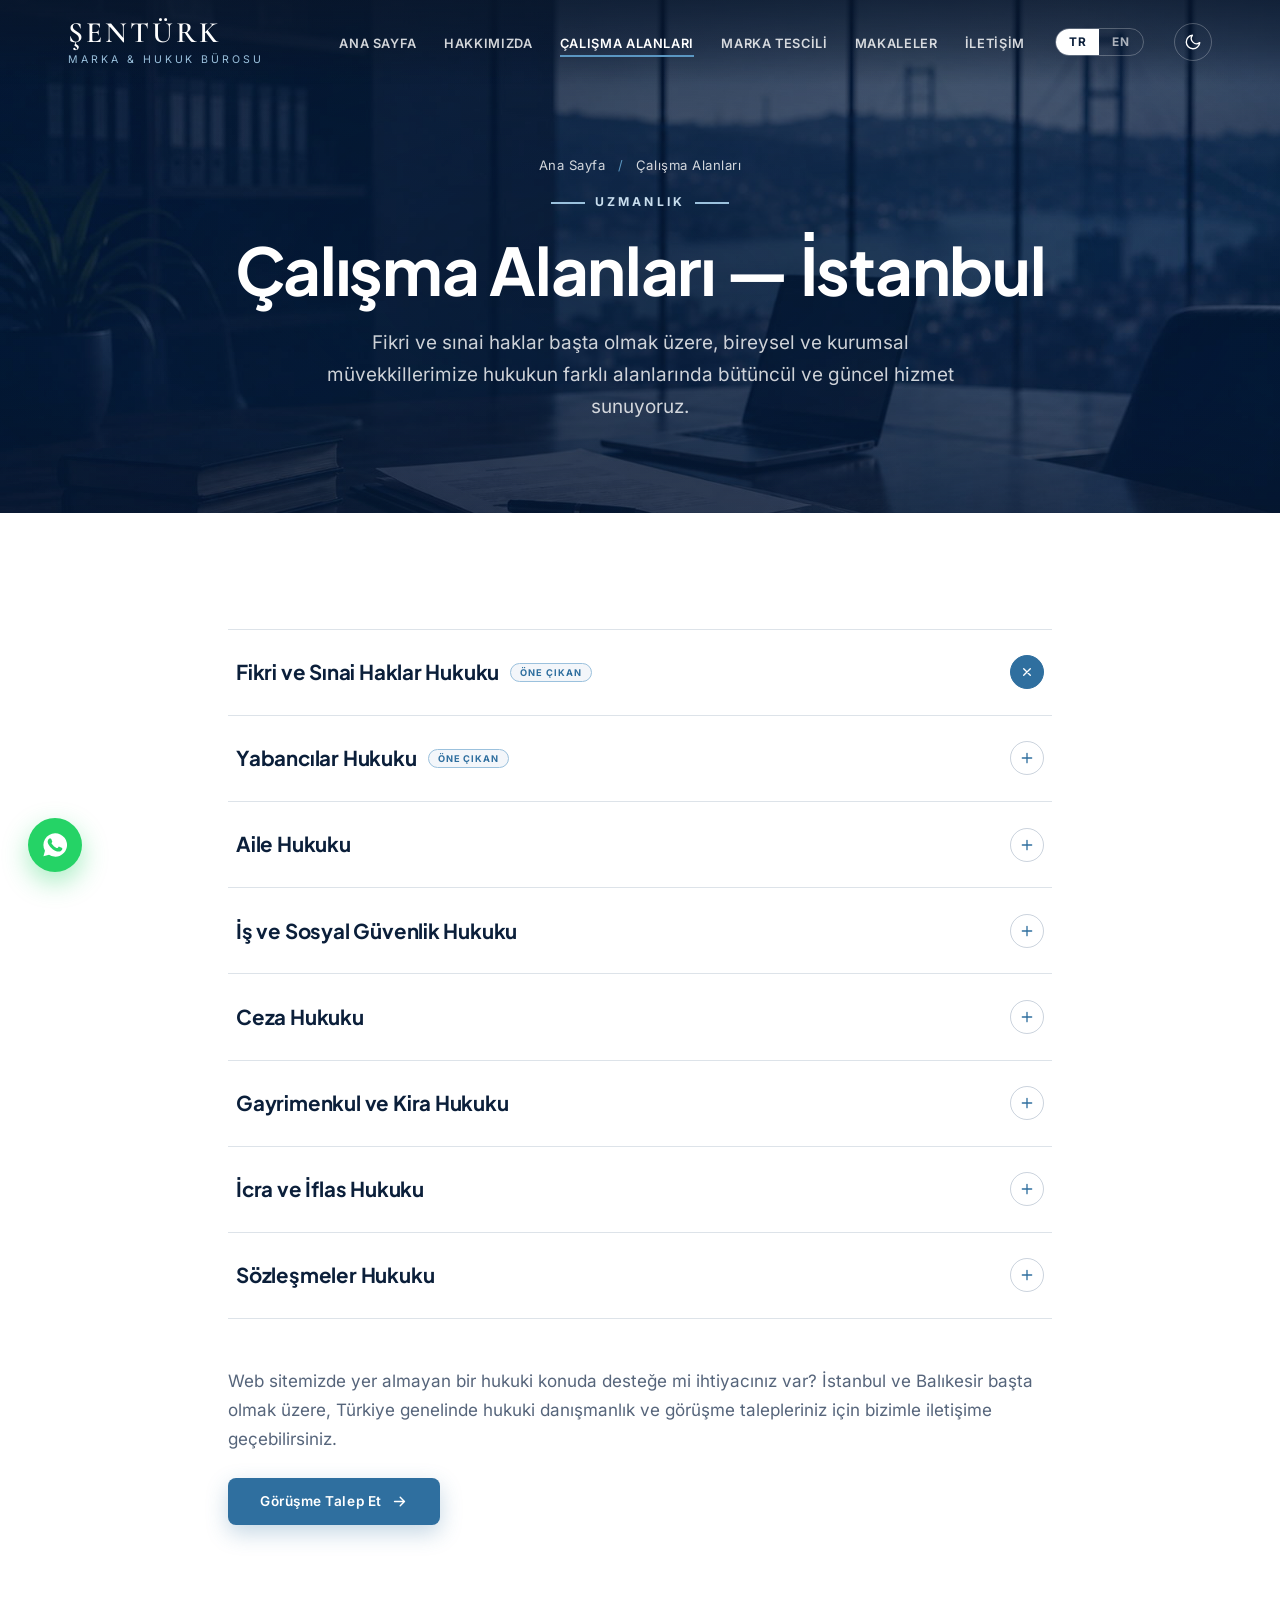
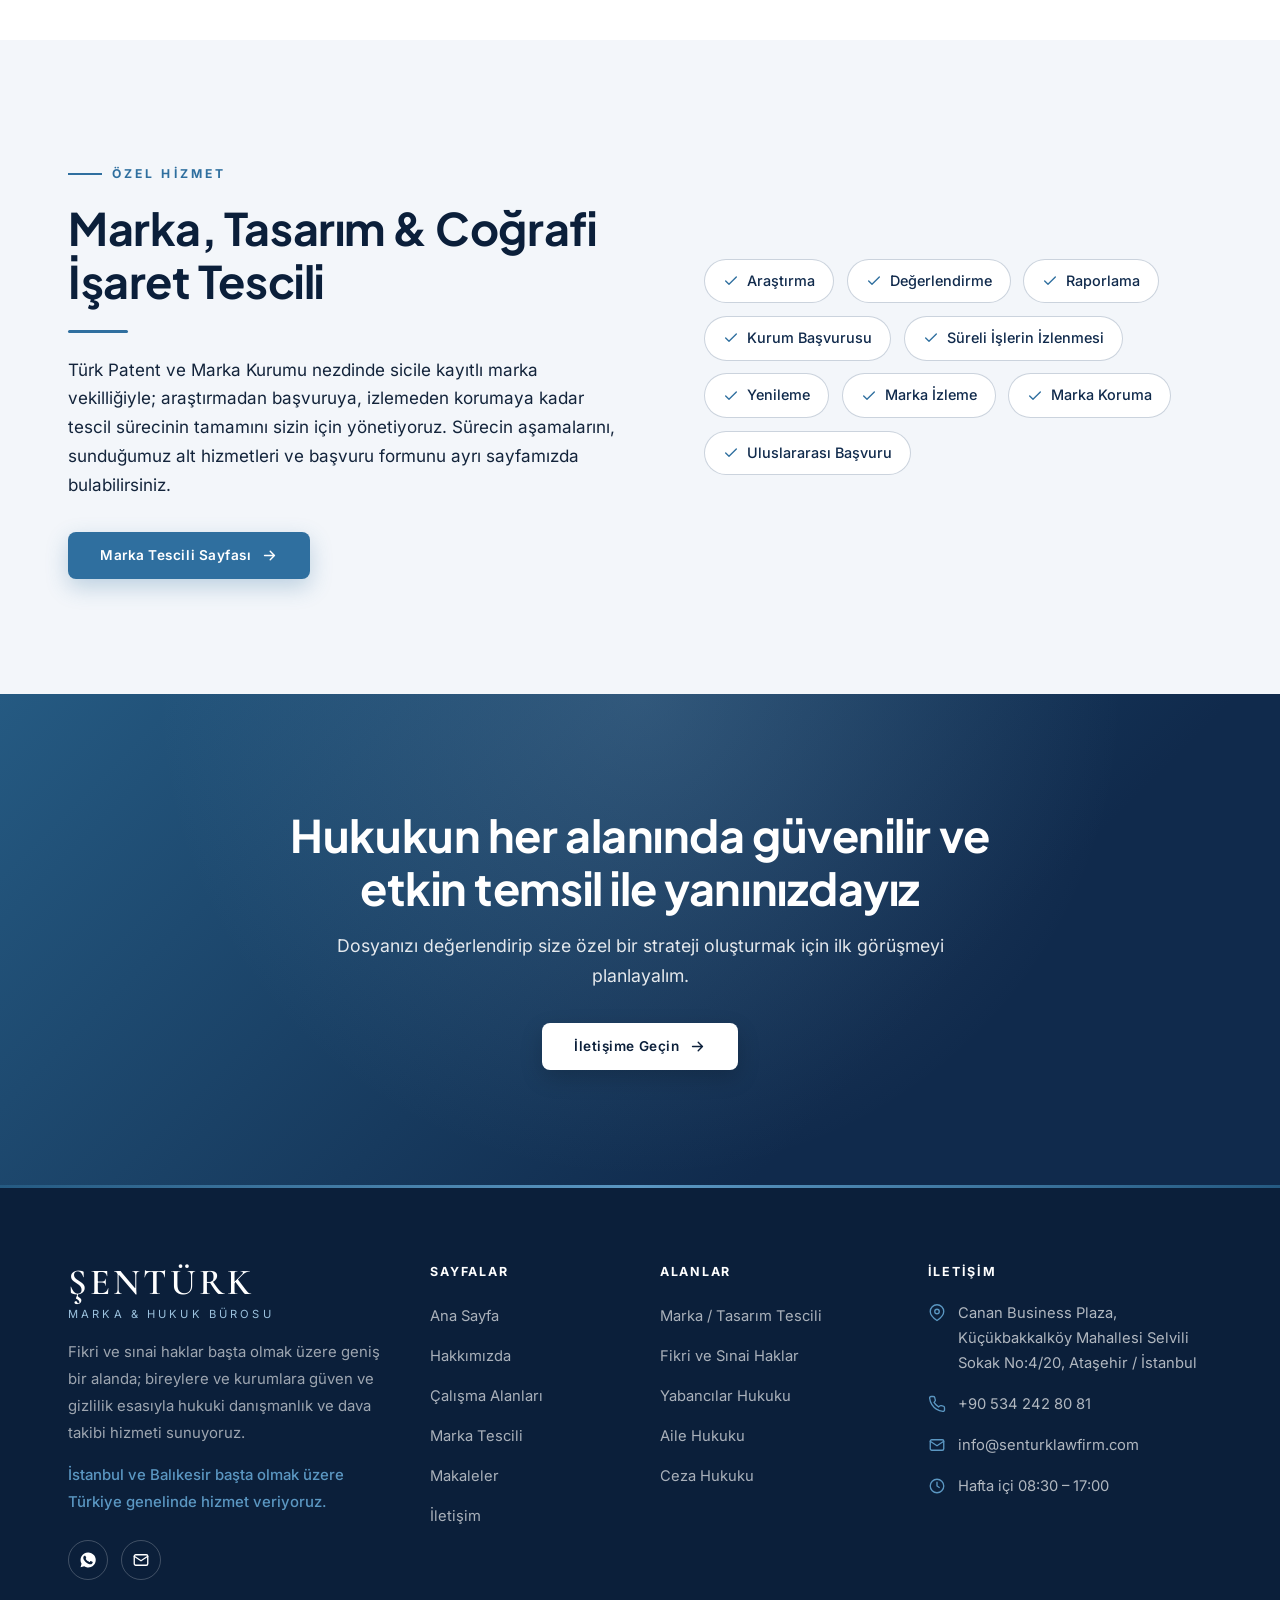
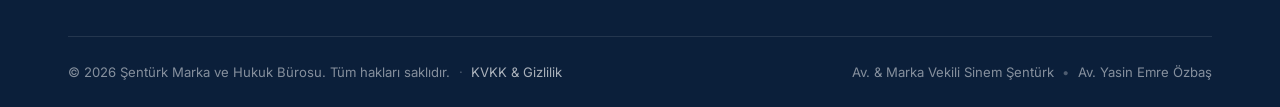
<file: calisma-alanlari.html>
<!DOCTYPE html>
<html lang="tr">
<head>
  <meta charset="UTF-8" />
  <meta name="viewport" content="width=device-width, initial-scale=1.0" />
  <title>Çalışma Alanları — Fikri Sınai Haklar, Aile, Ceza | Şentürk</title>
  <meta name="description" content="Fikri ve sınai haklar, yabancılar, aile, iş-sosyal güvenlik, ceza, gayrimenkul, icra-iflas ve sözleşmeler hukukunda danışmanlık ve dava takibi sunuyoruz." />
  <link rel="canonical" href="https://senturklawfirm.com/calisma-alanlari.html" />
  <meta property="og:type" content="website" />
  <meta property="og:site_name" content="Şentürk Marka ve Hukuk Bürosu" />
  <meta property="og:locale" content="tr_TR" />
  <meta property="og:url" content="https://senturklawfirm.com/calisma-alanlari.html" />
  <meta property="og:title" content="Çalışma Alanları — Fikri Sınai Haklar, Aile, Ceza | Şentürk" />
  <meta property="og:description" content="Fikri ve sınai haklar, yabancılar, aile, iş-sosyal güvenlik, ceza, gayrimenkul, icra-iflas ve sözleşmeler hukukunda danışmanlık ve dava takibi sunuyoruz." />
  <meta property="og:image" content="https://senturklawfirm.com/assets/og-paylasim-1200x630.jpg" />
  <meta name="twitter:card" content="summary_large_image" />
  <meta name="twitter:title" content="Çalışma Alanları — Fikri Sınai Haklar, Aile, Ceza | Şentürk" />
  <meta name="twitter:description" content="Fikri ve sınai haklar, yabancılar, aile, iş-sosyal güvenlik, ceza, gayrimenkul, icra-iflas ve sözleşmeler hukukunda danışmanlık ve dava takibi sunuyoruz." />
  <meta name="twitter:image" content="https://senturklawfirm.com/assets/og-paylasim-1200x630.jpg" />
  <script>try{var t=localStorage.getItem('ssh-theme')||((window.matchMedia&&matchMedia('(prefers-color-scheme:dark)').matches)?'dark':'light');document.documentElement.setAttribute('data-theme',t);}catch(e){}</script>
  <link rel="stylesheet" href="css/style.css" />
  <link rel="preload" as="image" href="assets/hero/hero-calisma-alanlari-1600.jpg" imagesrcset="assets/hero/hero-calisma-alanlari-960.jpg 960w, assets/hero/hero-calisma-alanlari-1600.jpg 1600w" imagesizes="100vw" fetchpriority="high" />
  <link rel="icon" href="assets/logo/e5-icon-dark.svg" />
  <script type="application/ld+json">
{
  "@context": "https://schema.org",
  "@type": "BreadcrumbList",
  "itemListElement": [
    {
      "@type": "ListItem",
      "position": 1,
      "name": "Ana Sayfa",
      "item": "https://senturklawfirm.com/"
    },
    {
      "@type": "ListItem",
      "position": 2,
      "name": "Çalışma Alanları",
      "item": "https://senturklawfirm.com/calisma-alanlari.html"
    }
  ]
}
  </script>
  <script type="application/ld+json">
{
  "@context": "https://schema.org",
  "@type": "CollectionPage",
  "@id": "https://senturklawfirm.com/calisma-alanlari.html#sayfa",
  "name": "Çalışma Alanları — Fikri Sınai Haklar, Aile, Ceza | Şentürk",
  "description": "Fikri ve sınai haklar, yabancılar, aile, iş-sosyal güvenlik, ceza, gayrimenkul, icra-iflas ve sözleşmeler hukukunda danışmanlık ve dava takibi sunuyoruz.",
  "url": "https://senturklawfirm.com/calisma-alanlari.html",
  "inLanguage": [
    "tr",
    "en"
  ],
  "isPartOf": {
    "@id": "https://senturklawfirm.com/#website"
  },
  "about": {
    "@id": "https://senturklawfirm.com/#kurum"
  }
}
  </script>
  <meta property="og:image:width" content="1200" />
  <meta property="og:image:height" content="630" />
  <meta property="og:image:alt" content="Şentürk Marka ve Hukuk Bürosu — İstanbul Ataşehir" />
</head>
<body>

  <a href="#main-content" class="skip-link" style="position:absolute;width:1px;height:1px;padding:0;margin:-1px;overflow:hidden;clip:rect(0,0,0,0);border:0;"><span data-lang-tr>İçeriğe geç</span><span data-lang-en>Skip to content</span></a>

  <header class="header">
    <div class="container">
      <a href="./" class="logo">
        <span class="logo-text">
          <span class="logo-name">Şentürk</span>
          <span class="logo-sub" data-lang-tr>Marka &amp; Hukuk Bürosu</span><span class="logo-sub" data-lang-en>Law &amp; IP</span>
        </span>
      </a>
      <nav class="nav">
        <ul class="nav-links">
          <li><a href="./"><span data-lang-tr>Ana Sayfa</span><span data-lang-en>Home</span></a></li>
          <li><a href="hakkinda.html"><span data-lang-tr>Hakkımızda</span><span data-lang-en>About Us</span></a></li>
          <li><a href="calisma-alanlari.html"><span data-lang-tr>Çalışma Alanları</span><span data-lang-en>Practice Areas</span></a></li>
          <li><a href="marka-tescili.html"><span data-lang-tr>Marka Tescili</span><span data-lang-en>Trademark</span></a></li>
          <li><a href="makaleler.html"><span data-lang-tr>Makaleler</span><span data-lang-en>Articles</span></a></li>
          <li><a href="iletisim.html"><span data-lang-tr>İletişim</span><span data-lang-en>Contact</span></a></li>
        </ul>
        <div class="lang-switch" role="group" aria-label="Dil seçimi / Language">
          <button type="button" data-lang="tr" class="active" aria-label="Türkçe">TR</button>
          <button type="button" data-lang="en" aria-label="English">EN</button>
        </div>
        <button type="button" class="theme-toggle" aria-label="Koyu / açık tema" aria-pressed="false" title="Koyu / açık tema">
          <svg class="icon-moon" viewBox="0 0 24 24" fill="none" stroke="currentColor" stroke-width="1.8" aria-hidden="true"><path d="M21 12.8A9 9 0 1111.2 3a7 7 0 009.8 9.8z" stroke-linecap="round" stroke-linejoin="round"/></svg>
          <svg class="icon-sun" viewBox="0 0 24 24" fill="none" stroke="currentColor" stroke-width="1.8" aria-hidden="true"><circle cx="12" cy="12" r="4"/><path d="M12 2v2M12 20v2M4 12H2M22 12h-2M5 5l1.4 1.4M17.6 17.6L19 19M19 5l-1.4 1.4M6.4 17.6L5 19" stroke-linecap="round"/></svg>
        </button>
        <button class="nav-toggle" aria-label="Menü"><span></span><span></span><span></span></button>
      </nav>
    </div>
  </header>

  <main id="main-content" tabindex="-1">

  <section class="page-hero page-hero--photo" style="--hero-pos: 50% 62%; --hero-pos-m: 55% 50%">
    <div class="hero-bg"><img class="hero-photo" src="assets/hero/hero-calisma-alanlari-1600.jpg" srcset="assets/hero/hero-calisma-alanlari-960.jpg 960w, assets/hero/hero-calisma-alanlari-1600.jpg 1600w" sizes="100vw" width="1600" height="900" alt="" fetchpriority="high" decoding="async" /></div>
    <div class="container">
      <div class="breadcrumb">
        <a href="./"><span data-lang-tr>Ana Sayfa</span><span data-lang-en>Home</span></a>
        <span class="sep">/</span>
        <span data-lang-tr>Çalışma Alanları</span><span data-lang-en>Practice Areas</span>
      </div>
      <span class="eyebrow center" style="margin-top:1rem;justify-content:center" data-lang-tr>Uzmanlık</span>
      <span class="eyebrow center" style="margin-top:1rem;justify-content:center" data-lang-en>Expertise</span>
      <h1><span data-lang-tr>Çalışma Alanları — İstanbul</span><span data-lang-en>Practice Areas — İstanbul</span></h1>
      <p class="lead" data-lang-tr>Fikri ve sınai haklar başta olmak üzere, bireysel ve kurumsal müvekkillerimize hukukun farklı alanlarında bütüncül ve güncel hizmet sunuyoruz.</p>
      <p class="lead" data-lang-en>Led by intellectual property, we offer holistic, up-to-date services to individual and corporate clients across various areas of law.</p>
    </div>
  </section>

  <!-- AKORDEON -->
  <section class="section section-cream">
    <div class="container narrow">
      <div class="accordion reveal">

        <!-- Fikri ve Sınai Haklar -->
        <div class="acc-item open" id="fikri-sinai">
          <button class="acc-head" id="acc-head-1" aria-expanded="true" aria-controls="acc-panel-1">
            <span class="acc-title"><h2><span data-lang-tr>Fikri ve Sınai Haklar Hukuku</span><span data-lang-en>Intellectual Property Law</span></h2><span class="acc-flag" data-lang-tr>Öne Çıkan</span><span class="acc-flag" data-lang-en>Featured</span></span>
            <span class="acc-icon"><svg viewBox="0 0 24 24" fill="none" stroke="currentColor" stroke-width="2"><path d="M12 5v14M5 12h14" stroke-linecap="round"/></svg></span>
          </button>
          <div class="acc-body" id="acc-panel-1" role="region" aria-labelledby="acc-head-1"><div class="acc-body-inner">
            <p data-lang-tr>Marka, tasarım ve coğrafi işaret tescili; marka başvuru ve itiraz süreçleri; marka ihlali, iptal ve hükümsüzlük davaları; Fikir ve Sanat Eserleri Kanunu (FSEK) kapsamında telif hakkı uyuşmazlıkları; lisans ve devir sözleşmeleri ile marka izleme ve koruma hizmetleri.</p>
            <p data-lang-en>Trademark, design and geographical indication registration; application and opposition processes; infringement, cancellation and invalidity actions; copyright disputes under the Law on Intellectual and Artistic Works; license and assignment agreements; and brand monitoring and protection services.</p>
            <p data-lang-tr><a href="marka-tescili.html">Marka, tasarım ve coğrafi işaret tescili süreçlerini ve başvuru formunu görmek için tıklayın →</a></p>
            <p data-lang-en><a href="marka-tescili.html">Click to view the trademark, design and geographical indication process and application form →</a></p>
          </div></div>
        </div>

        <!-- Yabancılar -->
        <div class="acc-item" id="yabancilar">
          <button class="acc-head" id="acc-head-2" aria-expanded="false" aria-controls="acc-panel-2">
            <span class="acc-title"><h2><span data-lang-tr>Yabancılar Hukuku</span><span data-lang-en>Immigration Law</span></h2><span class="acc-flag" data-lang-tr>Öne Çıkan</span><span class="acc-flag" data-lang-en>Featured</span></span>
            <span class="acc-icon"><svg viewBox="0 0 24 24" fill="none" stroke="currentColor" stroke-width="2"><path d="M12 5v14M5 12h14" stroke-linecap="round"/></svg></span>
          </button>
          <div class="acc-body" id="acc-panel-2" role="region" aria-labelledby="acc-head-2"><div class="acc-body-inner">
            <p data-lang-tr>İkamet izni (kısa dönem, aile, öğrenci vb.) başvuru ve uzatma süreçleri, çalışma izni başvuruları, Türk vatandaşlığının kazanılması süreçleri, yabancıların gayrimenkul edinimi ve yabancılara ilişkin idari işlemlere karşı dava ve danışmanlık.</p>
            <p data-lang-en>Residence permit (short-term, family, student, etc.) applications and extensions, work permit applications, Turkish citizenship acquisition, real estate acquisition by foreigners, and litigation/advisory against administrative actions concerning foreign nationals.</p>
          </div></div>
        </div>

        <!-- Aile -->
        <div class="acc-item" id="aile">
          <button class="acc-head" id="acc-head-3" aria-expanded="false" aria-controls="acc-panel-3">
            <span class="acc-title"><h2><span data-lang-tr>Aile Hukuku</span><span data-lang-en>Family Law</span></h2></span>
            <span class="acc-icon"><svg viewBox="0 0 24 24" fill="none" stroke="currentColor" stroke-width="2"><path d="M12 5v14M5 12h14" stroke-linecap="round"/></svg></span>
          </button>
          <div class="acc-body" id="acc-panel-3" role="region" aria-labelledby="acc-head-3"><div class="acc-body-inner">
            <p data-lang-tr>Anlaşmalı ve çekişmeli boşanma, velayet ve kişisel ilişki tesisi, nafaka (yoksulluk, iştirak, tedbir), mal rejimi ve mal paylaşımı, aile içi şiddet ve koruma tedbirleri, nişanın bozulması ve tazminat talepleri.</p>
            <p data-lang-en>Contested and uncontested divorce, custody and visitation, alimony (spousal, child, interim), matrimonial property regimes and division, domestic violence and protection orders, broken engagements and compensation claims.</p>
          </div></div>
        </div>

        <!-- İş ve Sosyal Güvenlik -->
        <div class="acc-item" id="is">
          <button class="acc-head" id="acc-head-4" aria-expanded="false" aria-controls="acc-panel-4">
            <span class="acc-title"><h2><span data-lang-tr>İş ve Sosyal Güvenlik Hukuku</span><span data-lang-en>Labor &amp; Social Security Law</span></h2></span>
            <span class="acc-icon"><svg viewBox="0 0 24 24" fill="none" stroke="currentColor" stroke-width="2"><path d="M12 5v14M5 12h14" stroke-linecap="round"/></svg></span>
          </button>
          <div class="acc-body" id="acc-panel-4" role="region" aria-labelledby="acc-head-4"><div class="acc-body-inner">
            <p data-lang-tr>İşe iade davaları, kıdem ve ihbar tazminatı, fazla mesai ve ücret alacakları, iş kazası ve meslek hastalığı, mobbing, hizmet tespiti ve SGK uyuşmazlıkları.</p>
            <p data-lang-en>Reinstatement claims, severance and notice pay, overtime and wage receivables, work accidents and occupational diseases, mobbing, service determination and social security disputes.</p>
          </div></div>
        </div>

        <!-- Ceza -->
        <div class="acc-item" id="ceza">
          <button class="acc-head" id="acc-head-5" aria-expanded="false" aria-controls="acc-panel-5">
            <span class="acc-title"><h2><span data-lang-tr>Ceza Hukuku</span><span data-lang-en>Criminal Law</span></h2></span>
            <span class="acc-icon"><svg viewBox="0 0 24 24" fill="none" stroke="currentColor" stroke-width="2"><path d="M12 5v14M5 12h14" stroke-linecap="round"/></svg></span>
          </button>
          <div class="acc-body" id="acc-panel-5" role="region" aria-labelledby="acc-head-5"><div class="acc-body-inner">
            <p data-lang-tr>Soruşturma ve kovuşturma aşamasında müdafilik, müşteki/mağdur vekilliği, ifade ve sorgu süreçlerinde hukuki destek, tutuklamaya itiraz, istinaf ve temyiz başvuruları, adil yargılanma hakkının korunması.</p>
            <p data-lang-en>Defense counsel during investigation and prosecution, victim representation, legal support in statements and interrogations, objection to detention, appeals, and protection of the right to a fair trial.</p>
          </div></div>
        </div>

        <!-- Gayrimenkul -->
        <div class="acc-item" id="gayrimenkul">
          <button class="acc-head" id="acc-head-6" aria-expanded="false" aria-controls="acc-panel-6">
            <span class="acc-title"><h2><span data-lang-tr>Gayrimenkul ve Kira Hukuku</span><span data-lang-en>Real Estate &amp; Tenancy Law</span></h2></span>
            <span class="acc-icon"><svg viewBox="0 0 24 24" fill="none" stroke="currentColor" stroke-width="2"><path d="M12 5v14M5 12h14" stroke-linecap="round"/></svg></span>
          </button>
          <div class="acc-body" id="acc-panel-6" role="region" aria-labelledby="acc-head-6"><div class="acc-body-inner">
            <p data-lang-tr>Tapu iptal ve tescil, kira tespiti ve uyarlama, tahliye davaları, kat mülkiyeti ve site yönetimi uyuşmazlıkları, gayrimenkul alım-satım sözleşmeleri ve ön incelemeleri.</p>
            <p data-lang-en>Title deed cancellation and registration, rent determination and adjustment, eviction cases, condominium and site management disputes, real estate purchase agreements and due diligence.</p>
          </div></div>
        </div>

        <!-- İcra ve İflas -->
        <div class="acc-item" id="icra">
          <button class="acc-head" id="acc-head-7" aria-expanded="false" aria-controls="acc-panel-7">
            <span class="acc-title"><h2><span data-lang-tr>İcra ve İflas Hukuku</span><span data-lang-en>Enforcement &amp; Bankruptcy Law</span></h2></span>
            <span class="acc-icon"><svg viewBox="0 0 24 24" fill="none" stroke="currentColor" stroke-width="2"><path d="M12 5v14M5 12h14" stroke-linecap="round"/></svg></span>
          </button>
          <div class="acc-body" id="acc-panel-7" role="region" aria-labelledby="acc-head-7"><div class="acc-body-inner">
            <p data-lang-tr>İlamlı ve ilamsız icra takipleri, itirazın iptali ve kaldırılması, haciz işlemleri, menfi tespit ve istirdat davaları, konkordato ve iflas süreçleri.</p>
            <p data-lang-en>Enforcement proceedings with and without judgment, annulment and removal of objections, attachment procedures, negative declaratory and recovery actions, composition and bankruptcy processes.</p>
          </div></div>
        </div>

        <!-- Sözleşmeler -->
        <div class="acc-item" id="sozlesmeler">
          <button class="acc-head" id="acc-head-8" aria-expanded="false" aria-controls="acc-panel-8">
            <span class="acc-title"><h2><span data-lang-tr>Sözleşmeler Hukuku</span><span data-lang-en>Contract Law</span></h2></span>
            <span class="acc-icon"><svg viewBox="0 0 24 24" fill="none" stroke="currentColor" stroke-width="2"><path d="M12 5v14M5 12h14" stroke-linecap="round"/></svg></span>
          </button>
          <div class="acc-body" id="acc-panel-8" role="region" aria-labelledby="acc-head-8"><div class="acc-body-inner">
            <p data-lang-tr>Her türlü ticari ve özel hukuk sözleşmesinin hazırlanması, incelenmesi ve müzakeresi; lisans, devir, gizlilik ve hizmet sözleşmeleri; sözleşmeye aykırılıktan doğan uyuşmazlıkların çözümü ve risk yönetimi.</p>
            <p data-lang-en>Drafting, review and negotiation of all kinds of commercial and private-law contracts; license, assignment, confidentiality and service agreements; resolution of disputes arising from breach of contract and risk management.</p>
          </div></div>
        </div>

      </div>

      <div class="center reveal" style="margin-top:3rem">
        <p style="color:var(--muted);margin-bottom:1.5rem" data-lang-tr>Web sitemizde yer almayan bir hukuki konuda desteğe mi ihtiyacınız var? İstanbul ve Balıkesir başta olmak üzere, Türkiye genelinde hukuki danışmanlık ve görüşme talepleriniz için bizimle iletişime geçebilirsiniz.</p>
        <p style="color:var(--muted);margin-bottom:1.5rem" data-lang-en>Need legal support on a matter not listed on our website? You can contact us for legal counsel and meeting requests across Türkiye, primarily in İstanbul and Balıkesir.</p>
        <a href="iletisim.html" class="btn btn-primary">
          <span data-lang-tr>Görüşme Talep Et</span><span data-lang-en>Request a Meeting</span>
          <svg viewBox="0 0 24 24" fill="none" stroke="currentColor" stroke-width="2"><path d="M5 12h14M13 6l6 6-6 6" stroke-linecap="round" stroke-linejoin="round"/></svg>
        </a>
      </div>
    </div>
  </section>

  <!-- MARKA TESCİLİ VURGU -->
  <section class="section section-alt">
    <div class="container">
      <div class="feature-row">
        <div class="reveal">
          <span class="eyebrow" data-lang-tr>Özel Hizmet</span><span class="eyebrow" data-lang-en>Specialized Service</span>
          <h2 data-lang-tr>Marka, Tasarım &amp; Coğrafi İşaret Tescili</h2>
          <h2 data-lang-en>Trademark, Design &amp; Geographical Indication</h2>
          <div class="divider-gold"></div>
          <p data-lang-tr>Türk Patent ve Marka Kurumu nezdinde sicile kayıtlı marka vekilliğiyle; araştırmadan başvuruya, izlemeden korumaya kadar tescil sürecinin tamamını sizin için yönetiyoruz. Sürecin aşamalarını, sunduğumuz alt hizmetleri ve başvuru formunu ayrı sayfamızda bulabilirsiniz.</p>
          <p data-lang-en>As a trademark attorney registered before the Turkish Patent and Trademark Office, we manage the entire registration process for you — from search and application to monitoring and protection. You can find the stages, the sub-services we offer and the application form on our dedicated page.</p>
          <a href="marka-tescili.html" class="btn btn-primary" style="margin-top:1rem">
            <span data-lang-tr>Marka Tescili Sayfası</span><span data-lang-en>Trademark Page</span>
            <svg viewBox="0 0 24 24" fill="none" stroke="currentColor" stroke-width="2"><path d="M5 12h14M13 6l6 6-6 6" stroke-linecap="round" stroke-linejoin="round"/></svg>
          </a>
        </div>
        <div class="reveal reveal-delay-1">
          <div class="chip-grid">
            <span class="chip"><svg viewBox="0 0 24 24" fill="none" stroke="currentColor" stroke-width="2"><path d="M20 6L9 17l-5-5" stroke-linecap="round" stroke-linejoin="round"/></svg><span data-lang-tr>Araştırma</span><span data-lang-en>Search</span></span>
            <span class="chip"><svg viewBox="0 0 24 24" fill="none" stroke="currentColor" stroke-width="2"><path d="M20 6L9 17l-5-5" stroke-linecap="round" stroke-linejoin="round"/></svg><span data-lang-tr>Değerlendirme</span><span data-lang-en>Assessment</span></span>
            <span class="chip"><svg viewBox="0 0 24 24" fill="none" stroke="currentColor" stroke-width="2"><path d="M20 6L9 17l-5-5" stroke-linecap="round" stroke-linejoin="round"/></svg><span data-lang-tr>Raporlama</span><span data-lang-en>Reporting</span></span>
            <span class="chip"><svg viewBox="0 0 24 24" fill="none" stroke="currentColor" stroke-width="2"><path d="M20 6L9 17l-5-5" stroke-linecap="round" stroke-linejoin="round"/></svg><span data-lang-tr>Kurum Başvurusu</span><span data-lang-en>Filing</span></span>
            <span class="chip"><svg viewBox="0 0 24 24" fill="none" stroke="currentColor" stroke-width="2"><path d="M20 6L9 17l-5-5" stroke-linecap="round" stroke-linejoin="round"/></svg><span data-lang-tr>Süreli İşlerin İzlenmesi</span><span data-lang-en>Deadline Tracking</span></span>
            <span class="chip"><svg viewBox="0 0 24 24" fill="none" stroke="currentColor" stroke-width="2"><path d="M20 6L9 17l-5-5" stroke-linecap="round" stroke-linejoin="round"/></svg><span data-lang-tr>Yenileme</span><span data-lang-en>Renewal</span></span>
            <span class="chip"><svg viewBox="0 0 24 24" fill="none" stroke="currentColor" stroke-width="2"><path d="M20 6L9 17l-5-5" stroke-linecap="round" stroke-linejoin="round"/></svg><span data-lang-tr>Marka İzleme</span><span data-lang-en>Monitoring</span></span>
            <span class="chip"><svg viewBox="0 0 24 24" fill="none" stroke="currentColor" stroke-width="2"><path d="M20 6L9 17l-5-5" stroke-linecap="round" stroke-linejoin="round"/></svg><span data-lang-tr>Marka Koruma</span><span data-lang-en>Enforcement</span></span>
            <span class="chip"><svg viewBox="0 0 24 24" fill="none" stroke="currentColor" stroke-width="2"><path d="M20 6L9 17l-5-5" stroke-linecap="round" stroke-linejoin="round"/></svg><span data-lang-tr>Uluslararası Başvuru</span><span data-lang-en>International Filing</span></span>
          </div>
        </div>
      </div>
    </div>
  </section>

  <section class="section cta-band">
    <div class="container reveal">
      <h2 data-lang-tr>Hukukun her alanında güvenilir ve etkin temsil ile yanınızdayız</h2>
      <h2 data-lang-en>Reliable, effective representation by your side in every area of law</h2>
      <p data-lang-tr>Dosyanızı değerlendirip size özel bir strateji oluşturmak için ilk görüşmeyi planlayalım.</p>
      <p data-lang-en>Let's plan a first meeting to assess your file and build a strategy tailored to you.</p>
      <a href="iletisim.html" class="btn btn-light">
        <span data-lang-tr>İletişime Geçin</span><span data-lang-en>Contact Us</span>
        <svg viewBox="0 0 24 24" fill="none" stroke="currentColor" stroke-width="2"><path d="M5 12h14M13 6l6 6-6 6" stroke-linecap="round" stroke-linejoin="round"/></svg>
      </a>
    </div>
  </section>

  </main>

  <footer class="footer">
    <div class="container">
      <div class="footer-grid">
        <div class="footer-about">
          <a href="./" class="logo">
        <span class="logo-text">
          <span class="logo-name">Şentürk</span>
          <span class="logo-sub" data-lang-tr>Marka &amp; Hukuk Bürosu</span><span class="logo-sub" data-lang-en>Law &amp; IP</span>
        </span>
      </a>
          <p data-lang-tr>Fikri ve sınai haklar başta olmak üzere geniş bir alanda; bireylere ve kurumlara güven ve gizlilik esasıyla hukuki danışmanlık ve dava takibi hizmeti sunuyoruz.</p>
          <p data-lang-en>Led by intellectual property and across a broad range of fields, we provide legal counsel and litigation services to individuals and institutions, based on trust and confidentiality.</p>
          <p class="footer-region" data-lang-tr>İstanbul ve Balıkesir başta olmak üzere Türkiye genelinde hizmet veriyoruz.</p>
          <p class="footer-region" data-lang-en>Serving across Türkiye, primarily in İstanbul and Balıkesir.</p>
          <div class="footer-social">
            <a href="https://wa.me/905342428081" target="_blank" rel="noopener" aria-label="WhatsApp"><svg viewBox="0 0 24 24" fill="currentColor"><path d="M12 2a10 10 0 00-8.6 15l-1.3 4.7 4.8-1.3A10 10 0 1012 2zm5.8 14.2c-.2.7-1.4 1.3-2 1.4-.5.1-1.2.1-1.9-.1-.4-.1-1-.3-1.8-.6-3-1.3-5-4.4-5.2-4.6-.1-.2-1.2-1.6-1.2-3 0-1.5.8-2.2 1-2.5.3-.3.6-.4.8-.4h.6c.2 0 .4 0 .7.5l.8 2c.1.2.1.4 0 .5l-.4.6c-.2.2-.3.4-.1.7.2.3.9 1.4 1.9 2.3 1.3 1.1 2.3 1.5 2.6 1.6.3.1.5.1.7-.1l.8-1c.2-.2.4-.2.6-.1l2 1c.3.1.4.2.5.3.1.2.1.7-.1 1.4z"/></svg></a>
            <a href="mailto:info@senturklawfirm.com" aria-label="E-posta"><svg viewBox="0 0 24 24" fill="none" stroke="currentColor" stroke-width="1.8"><rect x="3" y="5" width="18" height="14" rx="2"/><path d="M3 7l9 6 9-6" stroke-linecap="round" stroke-linejoin="round"/></svg></a>
          </div>
        </div>
        <div>
          <h4 data-lang-tr>Sayfalar</h4><h4 data-lang-en>Pages</h4>
          <ul class="footer-links">
            <li><a href="./"><span data-lang-tr>Ana Sayfa</span><span data-lang-en>Home</span></a></li>
            <li><a href="hakkinda.html"><span data-lang-tr>Hakkımızda</span><span data-lang-en>About Us</span></a></li>
            <li><a href="calisma-alanlari.html"><span data-lang-tr>Çalışma Alanları</span><span data-lang-en>Practice Areas</span></a></li>
            <li><a href="marka-tescili.html"><span data-lang-tr>Marka Tescili</span><span data-lang-en>Trademark</span></a></li>
            <li><a href="makaleler.html"><span data-lang-tr>Makaleler</span><span data-lang-en>Articles</span></a></li>
            <li><a href="iletisim.html"><span data-lang-tr>İletişim</span><span data-lang-en>Contact</span></a></li>
          </ul>
        </div>
        <div>
          <h4 data-lang-tr>Alanlar</h4><h4 data-lang-en>Areas</h4>
          <ul class="footer-links">
            <li><a href="marka-tescili.html"><span data-lang-tr>Marka / Tasarım Tescili</span><span data-lang-en>Trademark / Design</span></a></li>
            <li><a href="calisma-alanlari.html#fikri-sinai"><span data-lang-tr>Fikri ve Sınai Haklar</span><span data-lang-en>Intellectual Property</span></a></li>
            <li><a href="calisma-alanlari.html#yabancilar"><span data-lang-tr>Yabancılar Hukuku</span><span data-lang-en>Immigration Law</span></a></li>
            <li><a href="calisma-alanlari.html#aile"><span data-lang-tr>Aile Hukuku</span><span data-lang-en>Family Law</span></a></li>
            <li><a href="calisma-alanlari.html#ceza"><span data-lang-tr>Ceza Hukuku</span><span data-lang-en>Criminal Law</span></a></li>
          </ul>
        </div>
        <div>
          <h4 data-lang-tr>İletişim</h4><h4 data-lang-en>Contact</h4>
          <div class="footer-contact-item">
            <svg viewBox="0 0 24 24" fill="none" stroke="currentColor" stroke-width="1.8"><path d="M21 10c0 6-9 12-9 12s-9-6-9-12a9 9 0 0118 0z"/><circle cx="12" cy="10" r="3"/></svg>
            <span>Canan Business Plaza, Küçükbakkalköy Mahallesi Selvili Sokak No:4/20, Ataşehir / İstanbul</span>
          </div>
          <div class="footer-contact-item">
            <svg viewBox="0 0 24 24" fill="none" stroke="currentColor" stroke-width="1.8"><path d="M22 16.9v3a2 2 0 01-2.2 2 19.8 19.8 0 01-8.6-3 19.5 19.5 0 01-6-6 19.8 19.8 0 01-3-8.6A2 2 0 014.1 2h3a2 2 0 012 1.7c.1.9.3 1.8.6 2.6a2 2 0 01-.5 2.1L8.1 9.9a16 16 0 006 6l1.5-1.1a2 2 0 012.1-.5c.8.3 1.7.5 2.6.6a2 2 0 011.7 2z"/></svg>
            <a href="tel:+905342428081">+90 534 242 80 81</a>
          </div>
          <div class="footer-contact-item">
            <svg viewBox="0 0 24 24" fill="none" stroke="currentColor" stroke-width="1.8"><rect x="3" y="5" width="18" height="14" rx="2"/><path d="M3 7l9 6 9-6" stroke-linecap="round" stroke-linejoin="round"/></svg>
            <a href="mailto:info@senturklawfirm.com">info@senturklawfirm.com</a>
          </div>
          <div class="footer-contact-item">
            <svg viewBox="0 0 24 24" fill="none" stroke="currentColor" stroke-width="1.8"><circle cx="12" cy="12" r="9"/><path d="M12 7v5l3 2" stroke-linecap="round" stroke-linejoin="round"/></svg>
            <span data-lang-tr>Hafta içi 08:30 – 17:00</span><span data-lang-en>Weekdays 08:30 – 17:00</span>
          </div>
        </div>
      </div>
      <div class="footer-bottom">
        <span>© <span class="js-year">2026</span> Şentürk Marka ve Hukuk Bürosu. <span data-lang-tr>Tüm hakları saklıdır.</span><span data-lang-en>All rights reserved.</span>  <span class="fb-dot" aria-hidden="true">·</span> <a href="kvkk.html"><span data-lang-tr>KVKK &amp; Gizlilik</span><span data-lang-en>Privacy &amp; KVKK</span></a></span>
        <span data-lang-tr>Av. &amp; Marka Vekili Sinem Şentürk <span class="fb-dot" aria-hidden="true">•</span> Av. Yasin Emre Özbaş</span>
        <span data-lang-en>Av. &amp; Trademark Attorney Sinem Şentürk <span class="fb-dot" aria-hidden="true">•</span> Av. Yasin Emre Özbaş</span>
      </div>
    </div>
  </footer>

  <a href="https://wa.me/905342428081" target="_blank" rel="noopener" class="wa-float" aria-label="WhatsApp"><svg viewBox="0 0 24 24" fill="currentColor"><path d="M12 2a10 10 0 00-8.6 15l-1.3 4.7 4.8-1.3A10 10 0 1012 2zm5.8 14.2c-.2.7-1.4 1.3-2 1.4-.5.1-1.2.1-1.9-.1-.4-.1-1-.3-1.8-.6-3-1.3-5-4.4-5.2-4.6-.1-.2-1.2-1.6-1.2-3 0-1.5.8-2.2 1-2.5.3-.3.6-.4.8-.4h.6c.2 0 .4 0 .7.5l.8 2c.1.2.1.4 0 .5l-.4.6c-.2.2-.3.4-.1.7.2.3.9 1.4 1.9 2.3 1.3 1.1 2.3 1.5 2.6 1.6.3.1.5.1.7-.1l.8-1c.2-.2.4-.2.6-.1l2 1c.3.1.4.2.5.3.1.2.1.7-.1 1.4z"/></svg></a>
  <button type="button" class="to-top" aria-label="Yukarı çık"><svg viewBox="0 0 24 24" fill="none" stroke="currentColor" stroke-width="2"><path d="M12 19V5M5 12l7-7 7 7" stroke-linecap="round" stroke-linejoin="round"/></svg></button>
  <script src="js/main.js"></script>
  <!-- Cloudflare Web Analytics --><script type='module' src='https://static.cloudflareinsights.com/beacon.min.js' data-cf-beacon='{"token": "5bd8644b86e44a5d8f297547f7c41bef"}'></script><!-- End Cloudflare Web Analytics -->
</body>
</html>
</file>
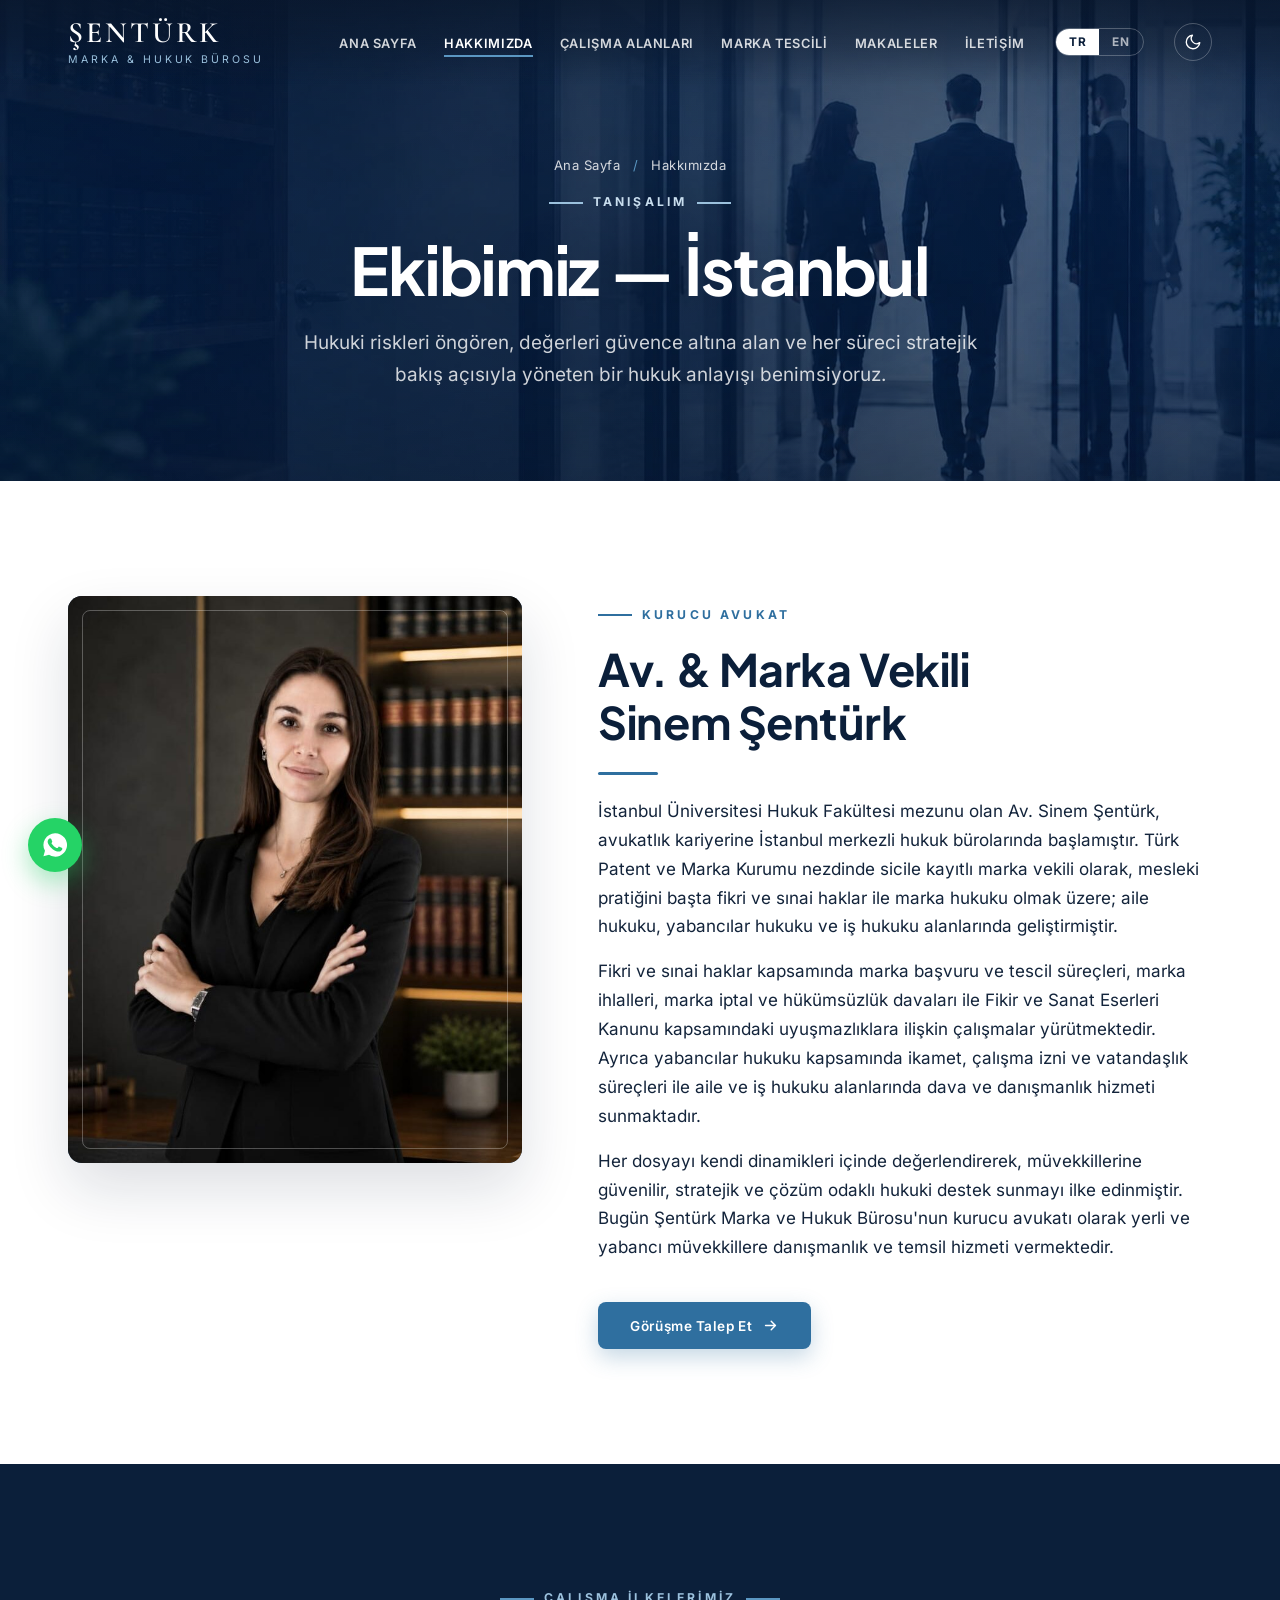
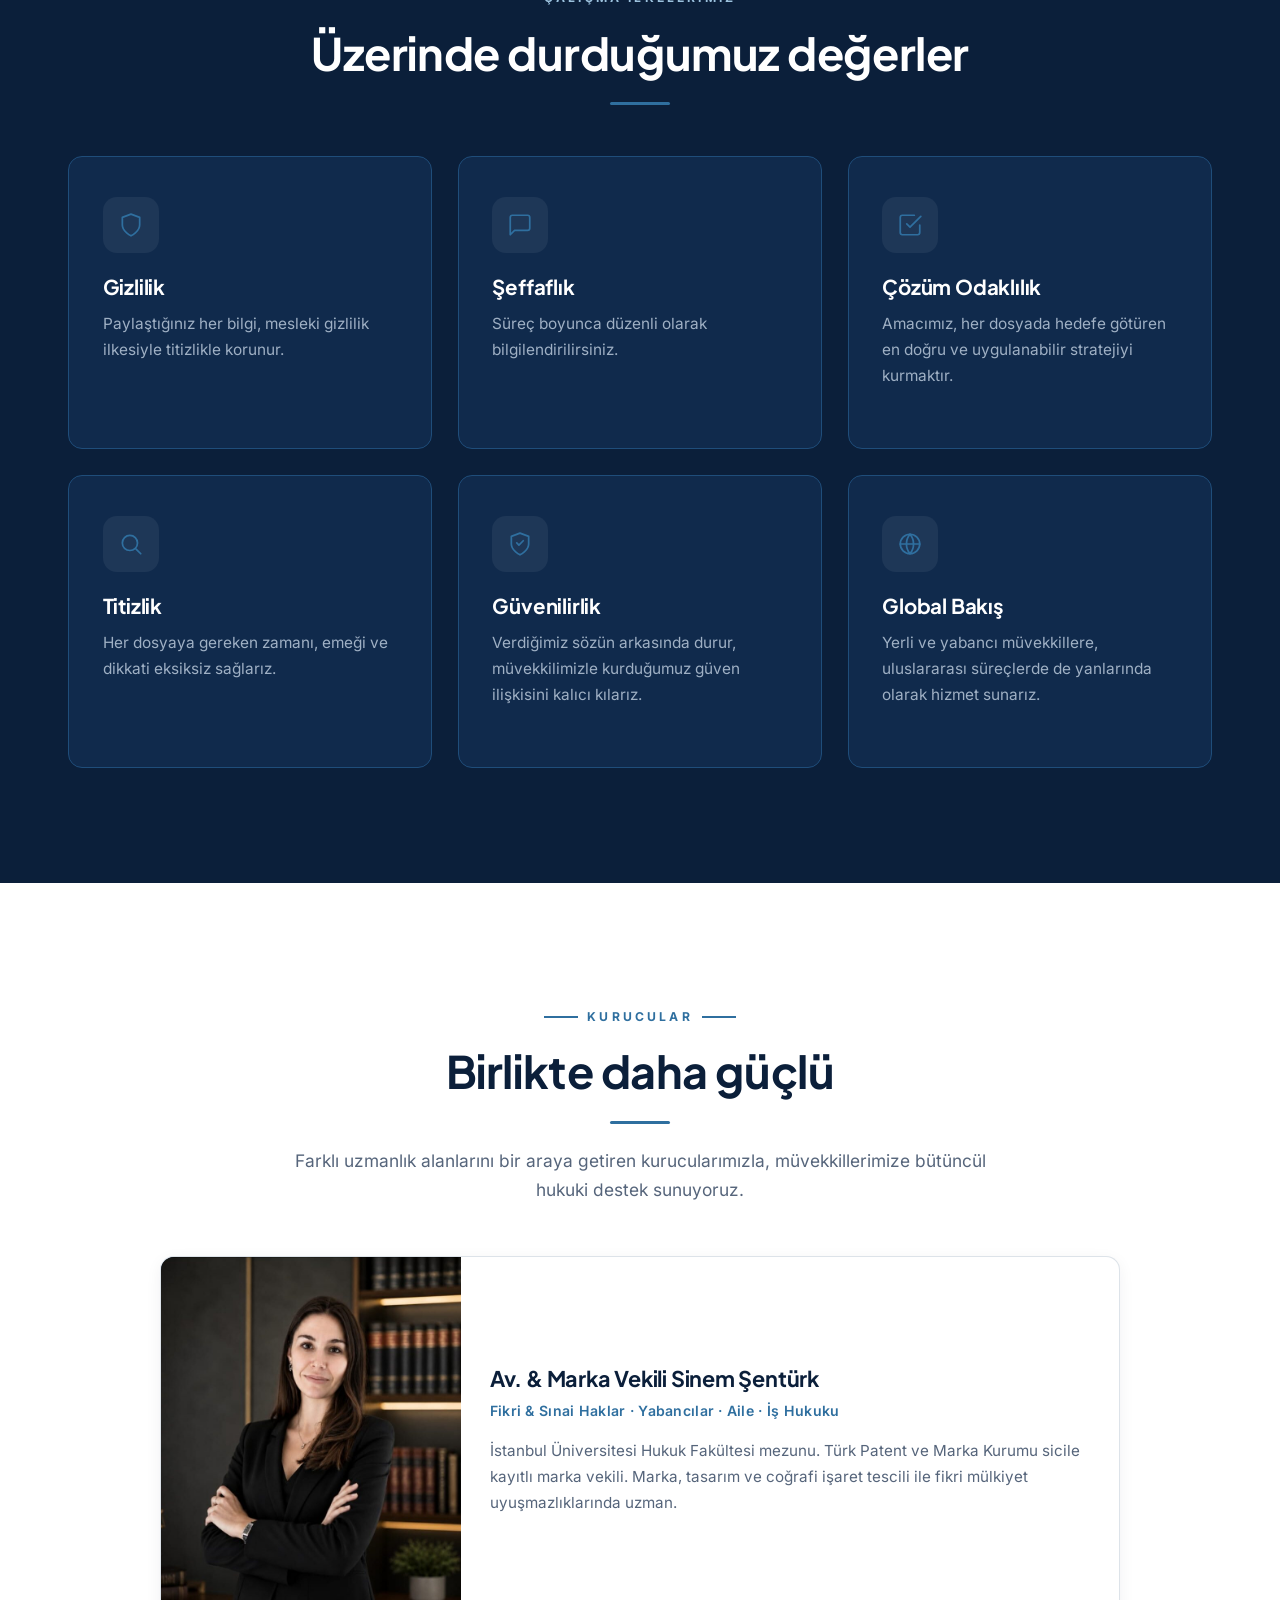
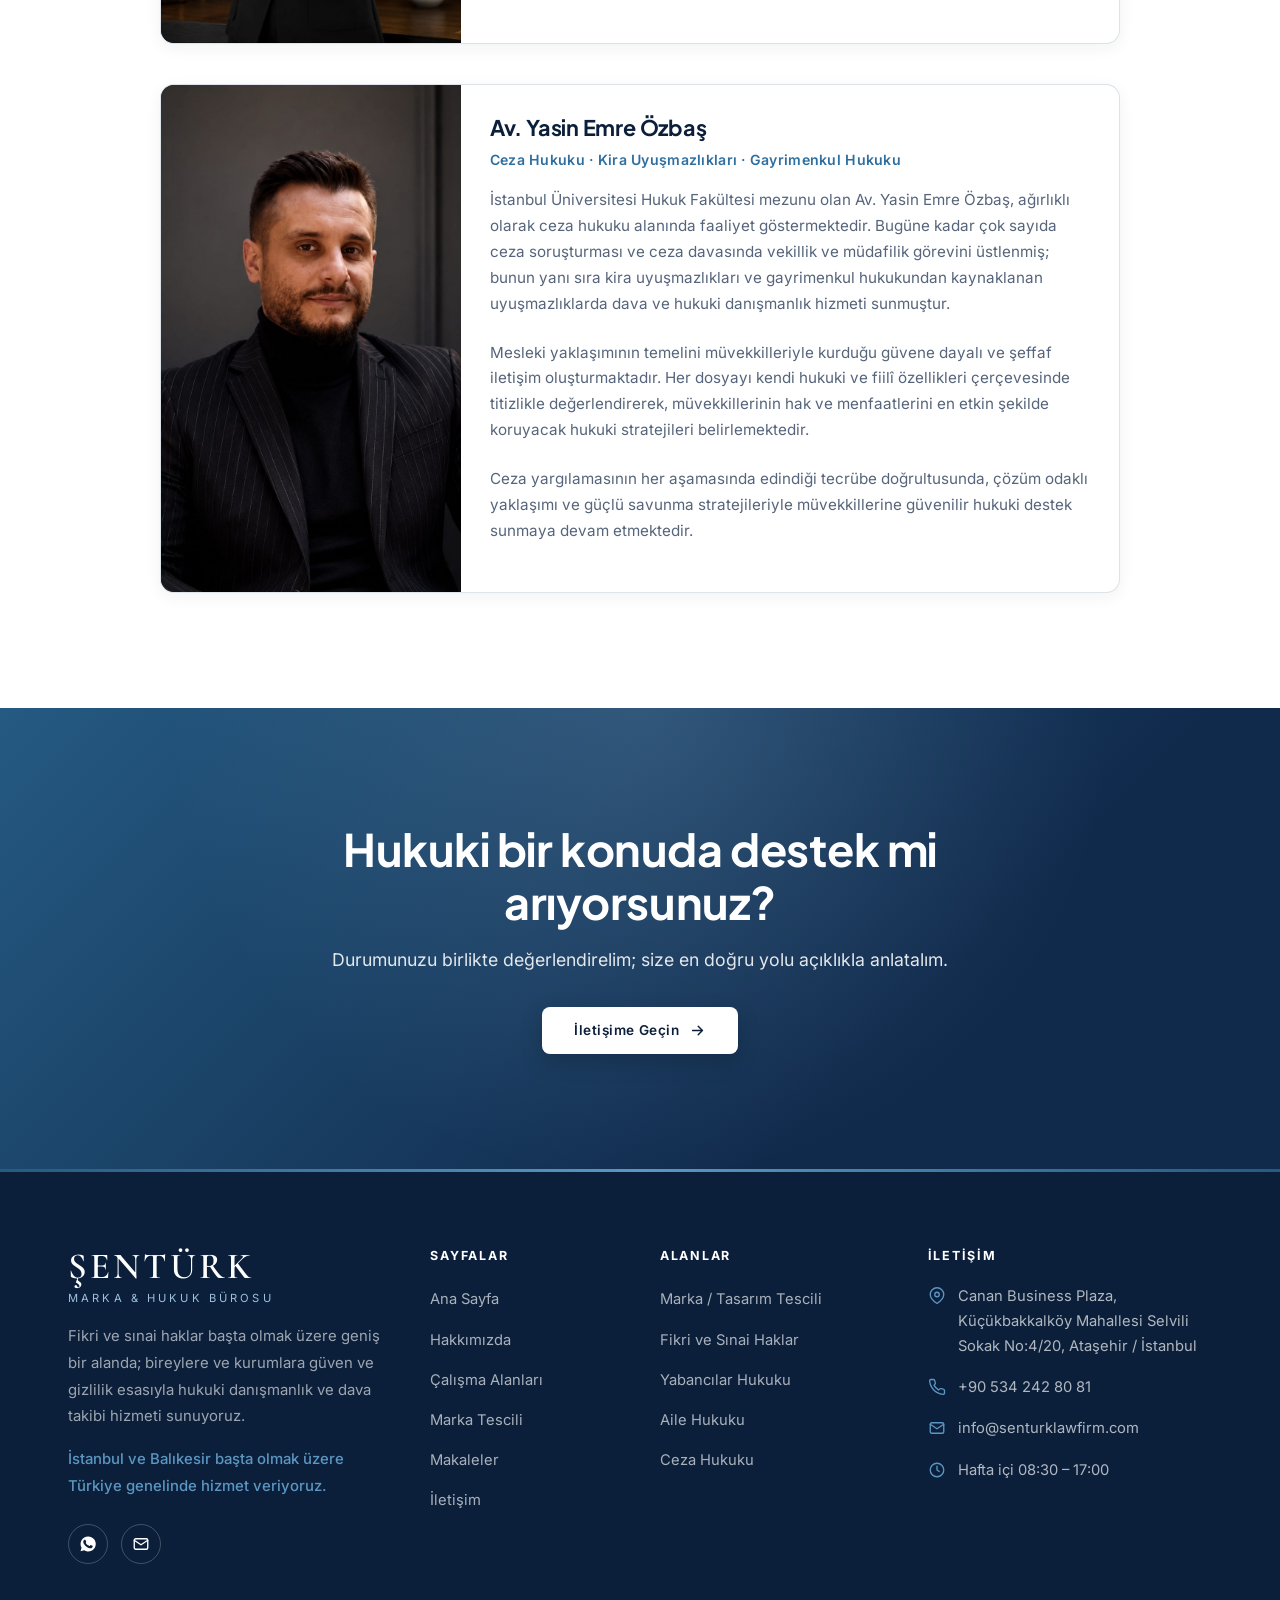
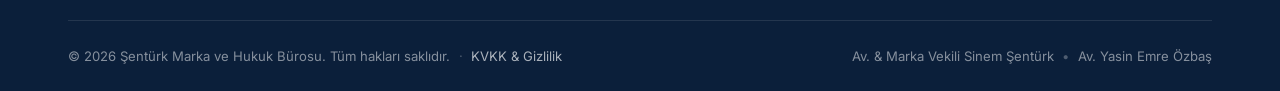
<file: hakkinda.html>
<!DOCTYPE html>
<html lang="tr">
<head>
  <meta charset="UTF-8" />
  <meta name="viewport" content="width=device-width, initial-scale=1.0" />
  <title>Hakkımızda — Av. &amp; Marka Vekili Sinem Şentürk | İstanbul</title>
  <meta name="description" content="Av. &amp; Marka Vekili Sinem Şentürk ve kurucularından Av. Yasin Emre Özbaş hakkında: eğitim, uzmanlık alanları, mesleki yaklaşım ve çalışma ilkelerimiz." />
  <link rel="canonical" href="https://senturklawfirm.com/hakkinda.html" />
  <meta property="og:type" content="website" />
  <meta property="og:site_name" content="Şentürk Marka ve Hukuk Bürosu" />
  <meta property="og:locale" content="tr_TR" />
  <meta property="og:url" content="https://senturklawfirm.com/hakkinda.html" />
  <meta property="og:title" content="Hakkımızda — Av. &amp; Marka Vekili Sinem Şentürk | İstanbul" />
  <meta property="og:description" content="Av. &amp; Marka Vekili Sinem Şentürk ve kurucularından Av. Yasin Emre Özbaş hakkında: eğitim, uzmanlık alanları, mesleki yaklaşım ve çalışma ilkelerimiz." />
  <meta property="og:image" content="https://senturklawfirm.com/assets/og-paylasim-1200x630.jpg" />
  <meta name="twitter:card" content="summary_large_image" />
  <meta name="twitter:title" content="Hakkımızda — Av. &amp; Marka Vekili Sinem Şentürk | İstanbul" />
  <meta name="twitter:description" content="Av. &amp; Marka Vekili Sinem Şentürk ve kurucularından Av. Yasin Emre Özbaş hakkında: eğitim, uzmanlık alanları, mesleki yaklaşım ve çalışma ilkelerimiz." />
  <meta name="twitter:image" content="https://senturklawfirm.com/assets/og-paylasim-1200x630.jpg" />
  <script>try{var t=localStorage.getItem('ssh-theme')||((window.matchMedia&&matchMedia('(prefers-color-scheme:dark)').matches)?'dark':'light');document.documentElement.setAttribute('data-theme',t);}catch(e){}</script>
  <link rel="stylesheet" href="css/style.css" />
  <link rel="preload" as="image" href="assets/hero/hero-hakkimizda-1600.jpg" imagesrcset="assets/hero/hero-hakkimizda-960.jpg 960w, assets/hero/hero-hakkimizda-1600.jpg 1600w" imagesizes="100vw" fetchpriority="high" />
  <link rel="icon" href="assets/logo/e5-icon-dark.svg" />
  <script type="application/ld+json">
{
  "@context": "https://schema.org",
  "@type": "BreadcrumbList",
  "itemListElement": [
    {
      "@type": "ListItem",
      "position": 1,
      "name": "Ana Sayfa",
      "item": "https://senturklawfirm.com/"
    },
    {
      "@type": "ListItem",
      "position": 2,
      "name": "Hakkımızda",
      "item": "https://senturklawfirm.com/hakkinda.html"
    }
  ]
}
  </script>
  <script type="application/ld+json">
{
  "@context": "https://schema.org",
  "@type": "AboutPage",
  "@id": "https://senturklawfirm.com/hakkinda.html#sayfa",
  "name": "Hakkımızda — Av. & Marka Vekili Sinem Şentürk",
  "description": "Av. & Marka Vekili Sinem Şentürk ve kurucularından Av. Yasin Emre Özbaş hakkında: eğitim, uzmanlık alanları, mesleki yaklaşım ve çalışma ilkelerimiz.",
  "url": "https://senturklawfirm.com/hakkinda.html",
  "inLanguage": [
    "tr",
    "en"
  ],
  "isPartOf": {
    "@id": "https://senturklawfirm.com/#website"
  },
  "about": {
    "@id": "https://senturklawfirm.com/#kurum"
  }
}
  </script>
  <meta property="og:image:width" content="1200" />
  <meta property="og:image:height" content="630" />
  <meta property="og:image:alt" content="Şentürk Marka ve Hukuk Bürosu — İstanbul Ataşehir" />
</head>
<body>

  <a href="#main-content" class="skip-link" style="position:absolute;width:1px;height:1px;padding:0;margin:-1px;overflow:hidden;clip:rect(0,0,0,0);border:0;"><span data-lang-tr>İçeriğe geç</span><span data-lang-en>Skip to content</span></a>

  <header class="header">
    <div class="container">
      <a href="./" class="logo">
        <span class="logo-text">
          <span class="logo-name">Şentürk</span>
          <span class="logo-sub" data-lang-tr>Marka &amp; Hukuk Bürosu</span><span class="logo-sub" data-lang-en>Law &amp; IP</span>
        </span>
      </a>
      <nav class="nav">
        <ul class="nav-links">
          <li><a href="./"><span data-lang-tr>Ana Sayfa</span><span data-lang-en>Home</span></a></li>
          <li><a href="hakkinda.html"><span data-lang-tr>Hakkımızda</span><span data-lang-en>About Us</span></a></li>
          <li><a href="calisma-alanlari.html"><span data-lang-tr>Çalışma Alanları</span><span data-lang-en>Practice Areas</span></a></li>
          <li><a href="marka-tescili.html"><span data-lang-tr>Marka Tescili</span><span data-lang-en>Trademark</span></a></li>
          <li><a href="makaleler.html"><span data-lang-tr>Makaleler</span><span data-lang-en>Articles</span></a></li>
          <li><a href="iletisim.html"><span data-lang-tr>İletişim</span><span data-lang-en>Contact</span></a></li>
        </ul>
        <div class="lang-switch" role="group" aria-label="Dil seçimi / Language">
          <button type="button" data-lang="tr" class="active" aria-label="Türkçe">TR</button>
          <button type="button" data-lang="en" aria-label="English">EN</button>
        </div>
        <button type="button" class="theme-toggle" aria-label="Koyu / açık tema" aria-pressed="false" title="Koyu / açık tema">
          <svg class="icon-moon" viewBox="0 0 24 24" fill="none" stroke="currentColor" stroke-width="1.8" aria-hidden="true"><path d="M21 12.8A9 9 0 1111.2 3a7 7 0 009.8 9.8z" stroke-linecap="round" stroke-linejoin="round"/></svg>
          <svg class="icon-sun" viewBox="0 0 24 24" fill="none" stroke="currentColor" stroke-width="1.8" aria-hidden="true"><circle cx="12" cy="12" r="4"/><path d="M12 2v2M12 20v2M4 12H2M22 12h-2M5 5l1.4 1.4M17.6 17.6L19 19M19 5l-1.4 1.4M6.4 17.6L5 19" stroke-linecap="round"/></svg>
        </button>
        <button class="nav-toggle" aria-label="Menü"><span></span><span></span><span></span></button>
      </nav>
    </div>
  </header>

  <main id="main-content" tabindex="-1">

  <!-- PAGE HERO -->
  <section class="page-hero page-hero--photo" style="--hero-pos: 64% 42%; --hero-pos-m: 64% 50%">
    <div class="hero-bg"><img class="hero-photo" src="assets/hero/hero-hakkimizda-1600.jpg" srcset="assets/hero/hero-hakkimizda-960.jpg 960w, assets/hero/hero-hakkimizda-1600.jpg 1600w" sizes="100vw" width="1600" height="900" alt="" fetchpriority="high" decoding="async" /></div>
    <div class="container">
      <div class="breadcrumb">
        <a href="./"><span data-lang-tr>Ana Sayfa</span><span data-lang-en>Home</span></a>
        <span class="sep">/</span>
        <span data-lang-tr>Hakkımızda</span><span data-lang-en>About Us</span>
      </div>
      <span class="eyebrow center" style="margin-top:1rem;justify-content:center" data-lang-tr>Tanışalım</span>
      <span class="eyebrow center" style="margin-top:1rem;justify-content:center" data-lang-en>Get to Know Us</span>
      <h1><span data-lang-tr>Ekibimiz — İstanbul</span><span data-lang-en>Our Team — İstanbul</span></h1>
      <p class="lead" data-lang-tr>Hukuki riskleri öngören, değerleri güvence altına alan ve her süreci stratejik bakış açısıyla yöneten bir hukuk anlayışı benimsiyoruz.</p>
      <p class="lead" data-lang-en>We embrace a legal approach that anticipates risks, safeguards what you value and manages every process with a strategic perspective.</p>
    </div>
  </section>

  <!-- PROFİL: SINEM ŞENTÜRK -->
  <section class="section section-cream">
    <div class="container">
      <div class="profile-grid">
        <div class="reveal">
          <div class="frame">
            <img src="assets/team/sinem.jpg" width="738" height="950" alt="Av. &amp; Marka Vekili Sinem Şentürk" loading="lazy" decoding="async" />
          </div>
        </div>
        <div class="reveal reveal-delay-1">
          <span class="eyebrow" data-lang-tr>Kurucu Avukat</span><span class="eyebrow" data-lang-en>Founding Lawyer</span>
          <h2 data-lang-tr>Av. &amp; Marka Vekili<br />Sinem Şentürk</h2>
          <h2 data-lang-en>Av. &amp; Trademark Attorney<br />Sinem Şentürk</h2>
          <div class="divider-gold"></div>
          <p data-lang-tr>İstanbul Üniversitesi Hukuk Fakültesi mezunu olan Av. Sinem Şentürk, avukatlık kariyerine İstanbul merkezli hukuk bürolarında başlamıştır. Türk Patent ve Marka Kurumu nezdinde sicile kayıtlı marka vekili olarak, mesleki pratiğini başta fikri ve sınai haklar ile marka hukuku olmak üzere; aile hukuku, yabancılar hukuku ve iş hukuku alanlarında geliştirmiştir.</p>
          <p data-lang-en>A graduate of İstanbul University Faculty of Law, Av. Sinem Şentürk began her career at İstanbul-based law firms. As a trademark attorney registered before the Turkish Patent and Trademark Office, she has developed her practice primarily in intellectual property and trademark law, alongside family, immigration and labor law.</p>
          <p data-lang-tr>Fikri ve sınai haklar kapsamında marka başvuru ve tescil süreçleri, marka ihlalleri, marka iptal ve hükümsüzlük davaları ile Fikir ve Sanat Eserleri Kanunu kapsamındaki uyuşmazlıklara ilişkin çalışmalar yürütmektedir. Ayrıca yabancılar hukuku kapsamında ikamet, çalışma izni ve vatandaşlık süreçleri ile aile ve iş hukuku alanlarında dava ve danışmanlık hizmeti sunmaktadır.</p>
          <p data-lang-en>Within intellectual property, she handles trademark applications and registrations, infringement matters, cancellation and invalidity actions, and disputes under the Law on Intellectual and Artistic Works. She also advises and litigates on residence, work permit and citizenship processes within immigration law, as well as family and labor law.</p>
          <p data-lang-tr>Her dosyayı kendi dinamikleri içinde değerlendirerek, müvekkillerine güvenilir, stratejik ve çözüm odaklı hukuki destek sunmayı ilke edinmiştir. Bugün Şentürk Marka ve Hukuk Bürosu'nun kurucu avukatı olarak yerli ve yabancı müvekkillere danışmanlık ve temsil hizmeti vermektedir.</p>
          <p data-lang-en>Evaluating each file on its own dynamics, she is committed to providing reliable, strategic and solution-focused legal support. Today, as the founding lawyer of Şentürk Law &amp; IP, she serves both local and international clients with advisory and representation services.</p>
          <a href="iletisim.html" class="btn btn-primary" style="margin-top:1.5rem">
            <span data-lang-tr>Görüşme Talep Et</span><span data-lang-en>Request a Meeting</span>
            <svg viewBox="0 0 24 24" fill="none" stroke="currentColor" stroke-width="2"><path d="M5 12h14M13 6l6 6-6 6" stroke-linecap="round" stroke-linejoin="round"/></svg>
          </a>
        </div>
      </div>
    </div>
  </section>

  <!-- DEĞERLER -->
  <section class="section section-dark">
    <div class="container">
      <div class="section-head center reveal">
        <span class="eyebrow center" style="justify-content:center" data-lang-tr>Çalışma İlkelerimiz</span>
        <span class="eyebrow center" style="justify-content:center" data-lang-en>Our Principles</span>
        <h2 data-lang-tr>Üzerinde durduğumuz değerler</h2>
        <h2 data-lang-en>The values we stand on</h2>
        <div class="divider-gold"></div>
      </div>
      <div class="cards-grid">
        <article class="card reveal" style="background:var(--navy-800);border-color:var(--navy-600)">
          <div class="card-icon" style="background:rgba(255,255,255,0.06)"><svg viewBox="0 0 24 24" fill="none" stroke="currentColor" stroke-width="1.6"><path d="M12 22s8-4 8-10V5l-8-3-8 3v7c0 6 8 10 8 10z" stroke-linejoin="round"/></svg></div>
          <h3 style="color:#fff" data-lang-tr>Gizlilik</h3><h3 style="color:#fff" data-lang-en>Confidentiality</h3>
          <p style="color:var(--muted-light)" data-lang-tr>Paylaştığınız her bilgi, mesleki gizlilik ilkesiyle titizlikle korunur.</p>
          <p style="color:var(--muted-light)" data-lang-en>Every piece of information you share is carefully protected by professional confidentiality.</p>
        </article>
        <article class="card reveal reveal-delay-1" style="background:var(--navy-800);border-color:var(--navy-600)">
          <div class="card-icon" style="background:rgba(255,255,255,0.06)"><svg viewBox="0 0 24 24" fill="none" stroke="currentColor" stroke-width="1.6"><path d="M21 15a2 2 0 01-2 2H7l-4 4V5a2 2 0 012-2h14a2 2 0 012 2z" stroke-linecap="round" stroke-linejoin="round"/></svg></div>
          <h3 style="color:#fff" data-lang-tr>Şeffaflık</h3><h3 style="color:#fff" data-lang-en>Transparency</h3>
          <p style="color:var(--muted-light)" data-lang-tr>Süreç boyunca düzenli olarak bilgilendirilirsiniz.</p>
          <p style="color:var(--muted-light)" data-lang-en>You are kept regularly informed throughout the process.</p>
        </article>
        <article class="card reveal reveal-delay-2" style="background:var(--navy-800);border-color:var(--navy-600)">
          <div class="card-icon" style="background:rgba(255,255,255,0.06)"><svg viewBox="0 0 24 24" fill="none" stroke="currentColor" stroke-width="1.6"><path d="M9 11l3 3L22 4" stroke-linecap="round" stroke-linejoin="round"/><path d="M21 12v7a2 2 0 01-2 2H5a2 2 0 01-2-2V5a2 2 0 012-2h11" stroke-linecap="round"/></svg></div>
          <h3 style="color:#fff" data-lang-tr>Çözüm Odaklılık</h3><h3 style="color:#fff" data-lang-en>Solution-Focus</h3>
          <p style="color:var(--muted-light)" data-lang-tr>Amacımız, her dosyada hedefe götüren en doğru ve uygulanabilir stratejiyi kurmaktır.</p>
          <p style="color:var(--muted-light)" data-lang-en>Our aim is to build the most accurate, actionable strategy that reaches the goal in every file.</p>
        </article>
        <article class="card reveal" style="background:var(--navy-800);border-color:var(--navy-600)">
          <div class="card-icon" style="background:rgba(255,255,255,0.06)"><svg viewBox="0 0 24 24" fill="none" stroke="currentColor" stroke-width="1.6"><circle cx="11" cy="11" r="7"/><path d="M21 21l-4.3-4.3" stroke-linecap="round"/></svg></div>
          <h3 style="color:#fff" data-lang-tr>Titizlik</h3><h3 style="color:#fff" data-lang-en>Diligence</h3>
          <p style="color:var(--muted-light)" data-lang-tr>Her dosyaya gereken zamanı, emeği ve dikkati eksiksiz sağlarız.</p>
          <p style="color:var(--muted-light)" data-lang-en>We devote the time, effort and attention each file deserves, in full.</p>
        </article>
        <article class="card reveal reveal-delay-1" style="background:var(--navy-800);border-color:var(--navy-600)">
          <div class="card-icon" style="background:rgba(255,255,255,0.06)"><svg viewBox="0 0 24 24" fill="none" stroke="currentColor" stroke-width="1.6"><path d="M12 22s8-4 8-10V5l-8-3-8 3v7c0 6 8 10 8 10z" stroke-linejoin="round"/><path d="M9 11l2 2 4-4" stroke-linecap="round" stroke-linejoin="round"/></svg></div>
          <h3 style="color:#fff" data-lang-tr>Güvenilirlik</h3><h3 style="color:#fff" data-lang-en>Reliability</h3>
          <p style="color:var(--muted-light)" data-lang-tr>Verdiğimiz sözün arkasında durur, müvekkilimizle kurduğumuz güven ilişkisini kalıcı kılarız.</p>
          <p style="color:var(--muted-light)" data-lang-en>We stand behind our word and make the trust we build with our clients lasting.</p>
        </article>
        <article class="card reveal reveal-delay-2" style="background:var(--navy-800);border-color:var(--navy-600)">
          <div class="card-icon" style="background:rgba(255,255,255,0.06)"><svg viewBox="0 0 24 24" fill="none" stroke="currentColor" stroke-width="1.6"><circle cx="12" cy="12" r="9"/><path d="M3 12h18M12 3a14 14 0 010 18M12 3a14 14 0 000 18" stroke-linecap="round" stroke-linejoin="round"/></svg></div>
          <h3 style="color:#fff" data-lang-tr>Global Bakış</h3><h3 style="color:#fff" data-lang-en>Global Perspective</h3>
          <p style="color:var(--muted-light)" data-lang-tr>Yerli ve yabancı müvekkillere, uluslararası süreçlerde de yanlarında olarak hizmet sunarız.</p>
          <p style="color:var(--muted-light)" data-lang-en>We serve local and international clients, standing by them in cross-border processes too.</p>
        </article>
      </div>
    </div>
  </section>

  <!-- KURUCULAR / EKİP -->
  <section class="section section-cream">
    <div class="container">
      <div class="section-head center reveal">
        <span class="eyebrow center" style="justify-content:center" data-lang-tr>Kurucular</span><span class="eyebrow center" style="justify-content:center" data-lang-en>Founders</span>
        <h2 data-lang-tr>Birlikte daha güçlü</h2><h2 data-lang-en>Stronger together</h2>
        <div class="divider-gold"></div>
        <p data-lang-tr>Farklı uzmanlık alanlarını bir araya getiren kurucularımızla, müvekkillerimize bütüncül hukuki destek sunuyoruz.</p>
        <p data-lang-en>Bringing together complementary areas of expertise, our founders provide holistic legal support to our clients.</p>
      </div>
      <div class="founders-grid">
        <article class="founder-card reveal">
          <div class="founder-photo">
            <img src="assets/team/sinem.jpg" width="738" height="950" alt="Av. &amp; Marka Vekili Sinem Şentürk" loading="lazy" decoding="async" />
          </div>
          <div class="founder-body">
            <h3>Av. &amp; <span data-lang-tr>Marka Vekili</span><span data-lang-en>Trademark Attorney</span> Sinem Şentürk</h3>
            <div class="role" data-lang-tr>Fikri &amp; Sınai Haklar · Yabancılar · Aile · İş Hukuku</div>
            <div class="role" data-lang-en>Intellectual Property · Immigration · Family · Labor Law</div>
            <p data-lang-tr>İstanbul Üniversitesi Hukuk Fakültesi mezunu. Türk Patent ve Marka Kurumu sicile kayıtlı marka vekili. Marka, tasarım ve coğrafi işaret tescili ile fikri mülkiyet uyuşmazlıklarında uzman.</p>
            <p data-lang-en>Graduate of İstanbul University Faculty of Law. Trademark attorney registered before the Turkish Patent and Trademark Office. Focused on trademark, design and geographical indication registration and IP disputes.</p>
          </div>
        </article>
        <article class="founder-card reveal reveal-delay-1">
          <div class="founder-photo">
            <img src="assets/team/yasin.jpg" width="1100" height="1374" alt="Av. Yasin Emre Özbaş" loading="lazy" decoding="async" />
          </div>
          <div class="founder-body">
            <h3>Av. Yasin Emre Özbaş</h3>
            <div class="role" data-lang-tr>Ceza Hukuku · Kira Uyuşmazlıkları · Gayrimenkul Hukuku</div>
            <div class="role" data-lang-en>Criminal Law · Tenancy Disputes · Real Estate Law</div>
            <p data-lang-tr>İstanbul Üniversitesi Hukuk Fakültesi mezunu olan Av. Yasin Emre Özbaş, ağırlıklı olarak ceza hukuku alanında faaliyet göstermektedir. Bugüne kadar çok sayıda ceza soruşturması ve ceza davasında vekillik ve müdafilik görevini üstlenmiş; bunun yanı sıra kira uyuşmazlıkları ve gayrimenkul hukukundan kaynaklanan uyuşmazlıklarda dava ve hukuki danışmanlık hizmeti sunmuştur.</p>
            <p data-lang-en>A graduate of İstanbul University Faculty of Law, Av. Yasin Emre Özbaş practices primarily in criminal law. He has acted as counsel and defense attorney in numerous criminal investigations and trials, and also litigates and advises on tenancy disputes and real estate law matters.</p>
            <p data-lang-tr>Mesleki yaklaşımının temelini müvekkilleriyle kurduğu güvene dayalı ve şeffaf iletişim oluşturmaktadır. Her dosyayı kendi hukuki ve fiilî özellikleri çerçevesinde titizlikle değerlendirerek, müvekkillerinin hak ve menfaatlerini en etkin şekilde koruyacak hukuki stratejileri belirlemektedir.</p>
            <p data-lang-en>His professional approach is grounded in trust-based, transparent communication with his clients. He carefully evaluates each file within its own legal and factual context, shaping the strategies that protect his clients' rights and interests most effectively.</p>
            <p data-lang-tr>Ceza yargılamasının her aşamasında edindiği tecrübe doğrultusunda, çözüm odaklı yaklaşımı ve güçlü savunma stratejileriyle müvekkillerine güvenilir hukuki destek sunmaya devam etmektedir.</p>
            <p data-lang-en>Drawing on experience gained at every stage of criminal proceedings, he continues to provide reliable legal support through a solution-oriented approach and strong defense strategies.</p>
          </div>
        </article>
      </div>
    </div>
  </section>

  <!-- CTA -->
  <section class="section cta-band">
    <div class="container reveal">
      <h2 data-lang-tr>Hukuki bir konuda destek mi arıyorsunuz?</h2>
      <h2 data-lang-en>Looking for support on a legal matter?</h2>
      <p data-lang-tr>Durumunuzu birlikte değerlendirelim; size en doğru yolu açıklıkla anlatalım.</p>
      <p data-lang-en>Let's assess your situation together and explain the best path forward, clearly.</p>
      <a href="iletisim.html" class="btn btn-light">
        <span data-lang-tr>İletişime Geçin</span><span data-lang-en>Contact Us</span>
        <svg viewBox="0 0 24 24" fill="none" stroke="currentColor" stroke-width="2"><path d="M5 12h14M13 6l6 6-6 6" stroke-linecap="round" stroke-linejoin="round"/></svg>
      </a>
    </div>
  </section>

  <!-- FOOTER -->
  </main>

  <footer class="footer">
    <div class="container">
      <div class="footer-grid">
        <div class="footer-about">
          <a href="./" class="logo">
        <span class="logo-text">
          <span class="logo-name">Şentürk</span>
          <span class="logo-sub" data-lang-tr>Marka &amp; Hukuk Bürosu</span><span class="logo-sub" data-lang-en>Law &amp; IP</span>
        </span>
      </a>
          <p data-lang-tr>Fikri ve sınai haklar başta olmak üzere geniş bir alanda; bireylere ve kurumlara güven ve gizlilik esasıyla hukuki danışmanlık ve dava takibi hizmeti sunuyoruz.</p>
          <p data-lang-en>Led by intellectual property and across a broad range of fields, we provide legal counsel and litigation services to individuals and institutions, based on trust and confidentiality.</p>
          <p class="footer-region" data-lang-tr>İstanbul ve Balıkesir başta olmak üzere Türkiye genelinde hizmet veriyoruz.</p>
          <p class="footer-region" data-lang-en>Serving across Türkiye, primarily in İstanbul and Balıkesir.</p>
          <div class="footer-social">
            <a href="https://wa.me/905342428081" target="_blank" rel="noopener" aria-label="WhatsApp"><svg viewBox="0 0 24 24" fill="currentColor"><path d="M12 2a10 10 0 00-8.6 15l-1.3 4.7 4.8-1.3A10 10 0 1012 2zm5.8 14.2c-.2.7-1.4 1.3-2 1.4-.5.1-1.2.1-1.9-.1-.4-.1-1-.3-1.8-.6-3-1.3-5-4.4-5.2-4.6-.1-.2-1.2-1.6-1.2-3 0-1.5.8-2.2 1-2.5.3-.3.6-.4.8-.4h.6c.2 0 .4 0 .7.5l.8 2c.1.2.1.4 0 .5l-.4.6c-.2.2-.3.4-.1.7.2.3.9 1.4 1.9 2.3 1.3 1.1 2.3 1.5 2.6 1.6.3.1.5.1.7-.1l.8-1c.2-.2.4-.2.6-.1l2 1c.3.1.4.2.5.3.1.2.1.7-.1 1.4z"/></svg></a>
            <a href="mailto:info@senturklawfirm.com" aria-label="E-posta"><svg viewBox="0 0 24 24" fill="none" stroke="currentColor" stroke-width="1.8"><rect x="3" y="5" width="18" height="14" rx="2"/><path d="M3 7l9 6 9-6" stroke-linecap="round" stroke-linejoin="round"/></svg></a>
          </div>
        </div>
        <div>
          <h4 data-lang-tr>Sayfalar</h4><h4 data-lang-en>Pages</h4>
          <ul class="footer-links">
            <li><a href="./"><span data-lang-tr>Ana Sayfa</span><span data-lang-en>Home</span></a></li>
            <li><a href="hakkinda.html"><span data-lang-tr>Hakkımızda</span><span data-lang-en>About Us</span></a></li>
            <li><a href="calisma-alanlari.html"><span data-lang-tr>Çalışma Alanları</span><span data-lang-en>Practice Areas</span></a></li>
            <li><a href="marka-tescili.html"><span data-lang-tr>Marka Tescili</span><span data-lang-en>Trademark</span></a></li>
            <li><a href="makaleler.html"><span data-lang-tr>Makaleler</span><span data-lang-en>Articles</span></a></li>
            <li><a href="iletisim.html"><span data-lang-tr>İletişim</span><span data-lang-en>Contact</span></a></li>
          </ul>
        </div>
        <div>
          <h4 data-lang-tr>Alanlar</h4><h4 data-lang-en>Areas</h4>
          <ul class="footer-links">
            <li><a href="marka-tescili.html"><span data-lang-tr>Marka / Tasarım Tescili</span><span data-lang-en>Trademark / Design</span></a></li>
            <li><a href="calisma-alanlari.html#fikri-sinai"><span data-lang-tr>Fikri ve Sınai Haklar</span><span data-lang-en>Intellectual Property</span></a></li>
            <li><a href="calisma-alanlari.html#yabancilar"><span data-lang-tr>Yabancılar Hukuku</span><span data-lang-en>Immigration Law</span></a></li>
            <li><a href="calisma-alanlari.html#aile"><span data-lang-tr>Aile Hukuku</span><span data-lang-en>Family Law</span></a></li>
            <li><a href="calisma-alanlari.html#ceza"><span data-lang-tr>Ceza Hukuku</span><span data-lang-en>Criminal Law</span></a></li>
          </ul>
        </div>
        <div>
          <h4 data-lang-tr>İletişim</h4><h4 data-lang-en>Contact</h4>
          <div class="footer-contact-item">
            <svg viewBox="0 0 24 24" fill="none" stroke="currentColor" stroke-width="1.8"><path d="M21 10c0 6-9 12-9 12s-9-6-9-12a9 9 0 0118 0z"/><circle cx="12" cy="10" r="3"/></svg>
            <span>Canan Business Plaza, Küçükbakkalköy Mahallesi Selvili Sokak No:4/20, Ataşehir / İstanbul</span>
          </div>
          <div class="footer-contact-item">
            <svg viewBox="0 0 24 24" fill="none" stroke="currentColor" stroke-width="1.8"><path d="M22 16.9v3a2 2 0 01-2.2 2 19.8 19.8 0 01-8.6-3 19.5 19.5 0 01-6-6 19.8 19.8 0 01-3-8.6A2 2 0 014.1 2h3a2 2 0 012 1.7c.1.9.3 1.8.6 2.6a2 2 0 01-.5 2.1L8.1 9.9a16 16 0 006 6l1.5-1.1a2 2 0 012.1-.5c.8.3 1.7.5 2.6.6a2 2 0 011.7 2z"/></svg>
            <a href="tel:+905342428081">+90 534 242 80 81</a>
          </div>
          <div class="footer-contact-item">
            <svg viewBox="0 0 24 24" fill="none" stroke="currentColor" stroke-width="1.8"><rect x="3" y="5" width="18" height="14" rx="2"/><path d="M3 7l9 6 9-6" stroke-linecap="round" stroke-linejoin="round"/></svg>
            <a href="mailto:info@senturklawfirm.com">info@senturklawfirm.com</a>
          </div>
          <div class="footer-contact-item">
            <svg viewBox="0 0 24 24" fill="none" stroke="currentColor" stroke-width="1.8"><circle cx="12" cy="12" r="9"/><path d="M12 7v5l3 2" stroke-linecap="round" stroke-linejoin="round"/></svg>
            <span data-lang-tr>Hafta içi 08:30 – 17:00</span><span data-lang-en>Weekdays 08:30 – 17:00</span>
          </div>
        </div>
      </div>
      <div class="footer-bottom">
        <span>© <span class="js-year">2026</span> Şentürk Marka ve Hukuk Bürosu. <span data-lang-tr>Tüm hakları saklıdır.</span><span data-lang-en>All rights reserved.</span>  <span class="fb-dot" aria-hidden="true">·</span> <a href="kvkk.html"><span data-lang-tr>KVKK &amp; Gizlilik</span><span data-lang-en>Privacy &amp; KVKK</span></a></span>
        <span data-lang-tr>Av. &amp; Marka Vekili Sinem Şentürk <span class="fb-dot" aria-hidden="true">•</span> Av. Yasin Emre Özbaş</span>
        <span data-lang-en>Av. &amp; Trademark Attorney Sinem Şentürk <span class="fb-dot" aria-hidden="true">•</span> Av. Yasin Emre Özbaş</span>
      </div>
    </div>
  </footer>

  <a href="https://wa.me/905342428081" target="_blank" rel="noopener" class="wa-float" aria-label="WhatsApp"><svg viewBox="0 0 24 24" fill="currentColor"><path d="M12 2a10 10 0 00-8.6 15l-1.3 4.7 4.8-1.3A10 10 0 1012 2zm5.8 14.2c-.2.7-1.4 1.3-2 1.4-.5.1-1.2.1-1.9-.1-.4-.1-1-.3-1.8-.6-3-1.3-5-4.4-5.2-4.6-.1-.2-1.2-1.6-1.2-3 0-1.5.8-2.2 1-2.5.3-.3.6-.4.8-.4h.6c.2 0 .4 0 .7.5l.8 2c.1.2.1.4 0 .5l-.4.6c-.2.2-.3.4-.1.7.2.3.9 1.4 1.9 2.3 1.3 1.1 2.3 1.5 2.6 1.6.3.1.5.1.7-.1l.8-1c.2-.2.4-.2.6-.1l2 1c.3.1.4.2.5.3.1.2.1.7-.1 1.4z"/></svg></a>
  <button type="button" class="to-top" aria-label="Yukarı çık"><svg viewBox="0 0 24 24" fill="none" stroke="currentColor" stroke-width="2"><path d="M12 19V5M5 12l7-7 7 7" stroke-linecap="round" stroke-linejoin="round"/></svg></button>
  <script src="js/main.js"></script>
  <!-- Cloudflare Web Analytics --><script type='module' src='https://static.cloudflareinsights.com/beacon.min.js' data-cf-beacon='{"token": "5bd8644b86e44a5d8f297547f7c41bef"}'></script><!-- End Cloudflare Web Analytics -->
</body>
</html>
</file>
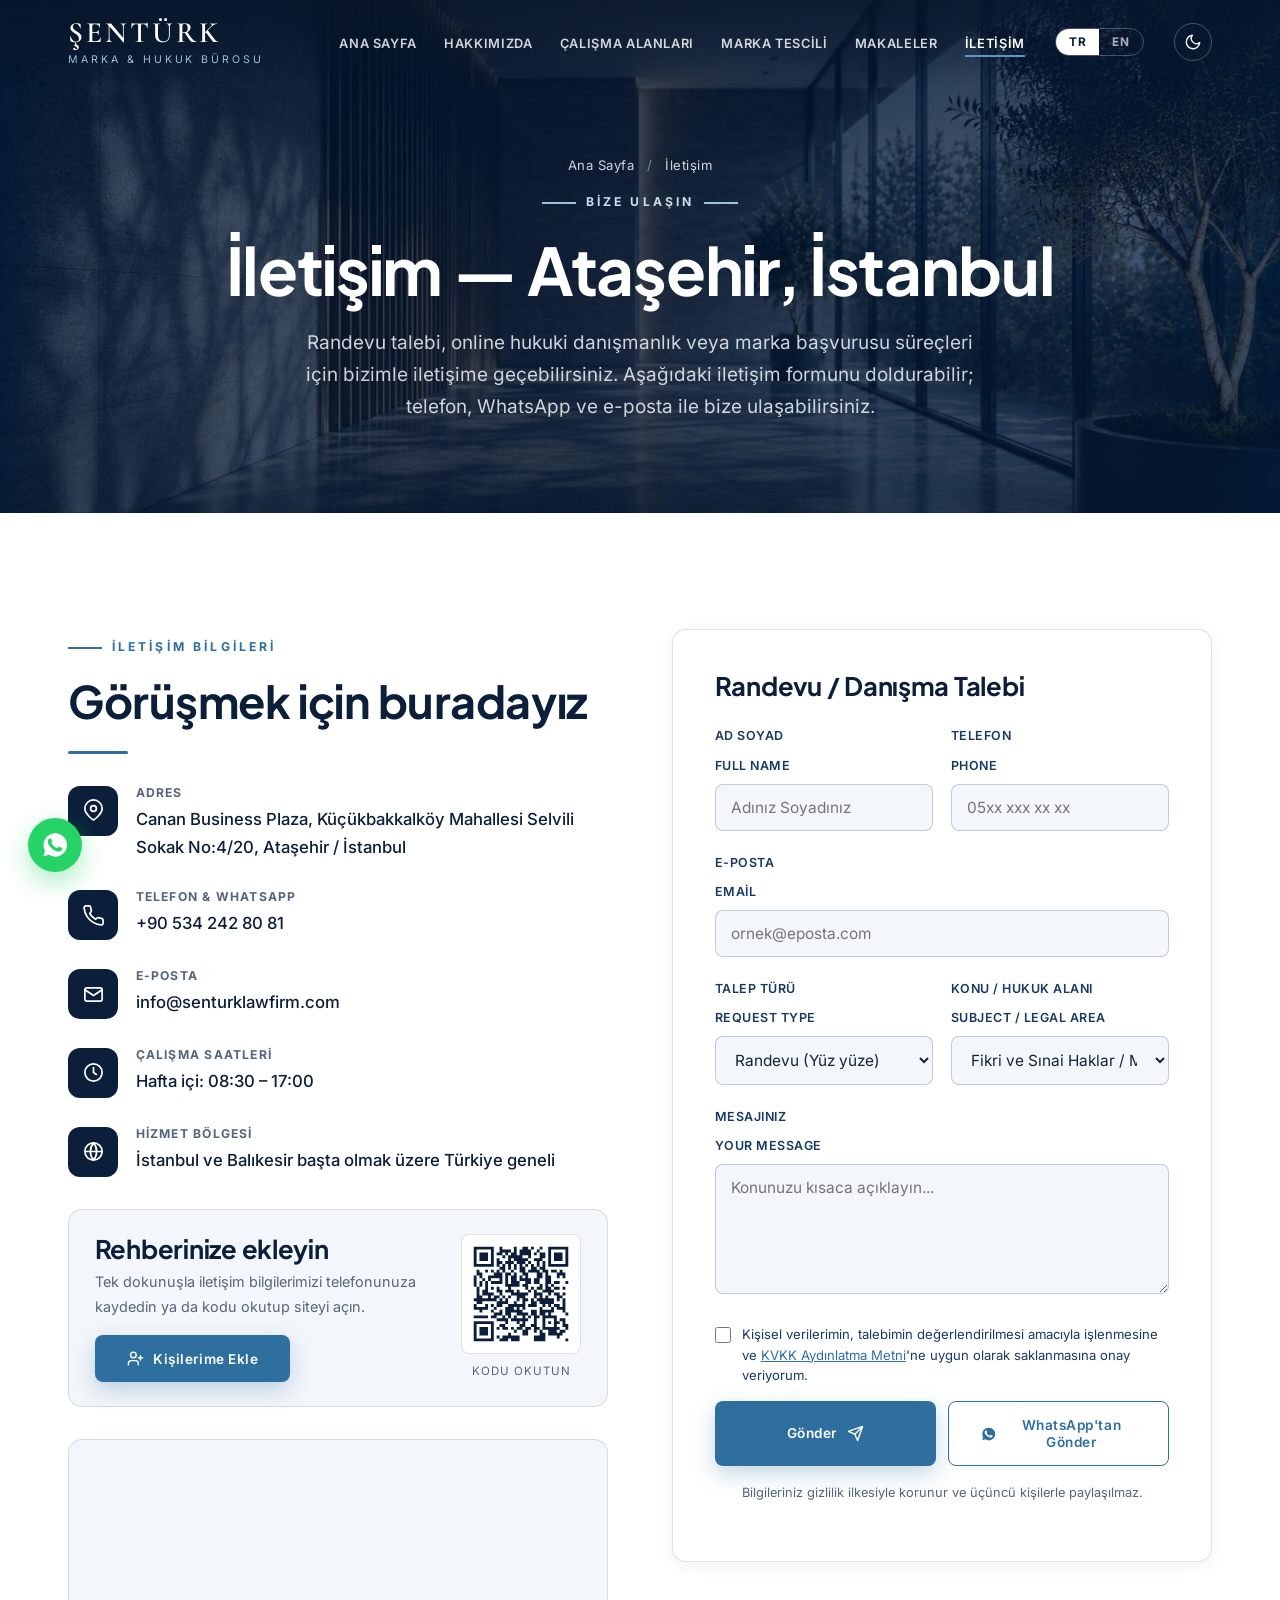
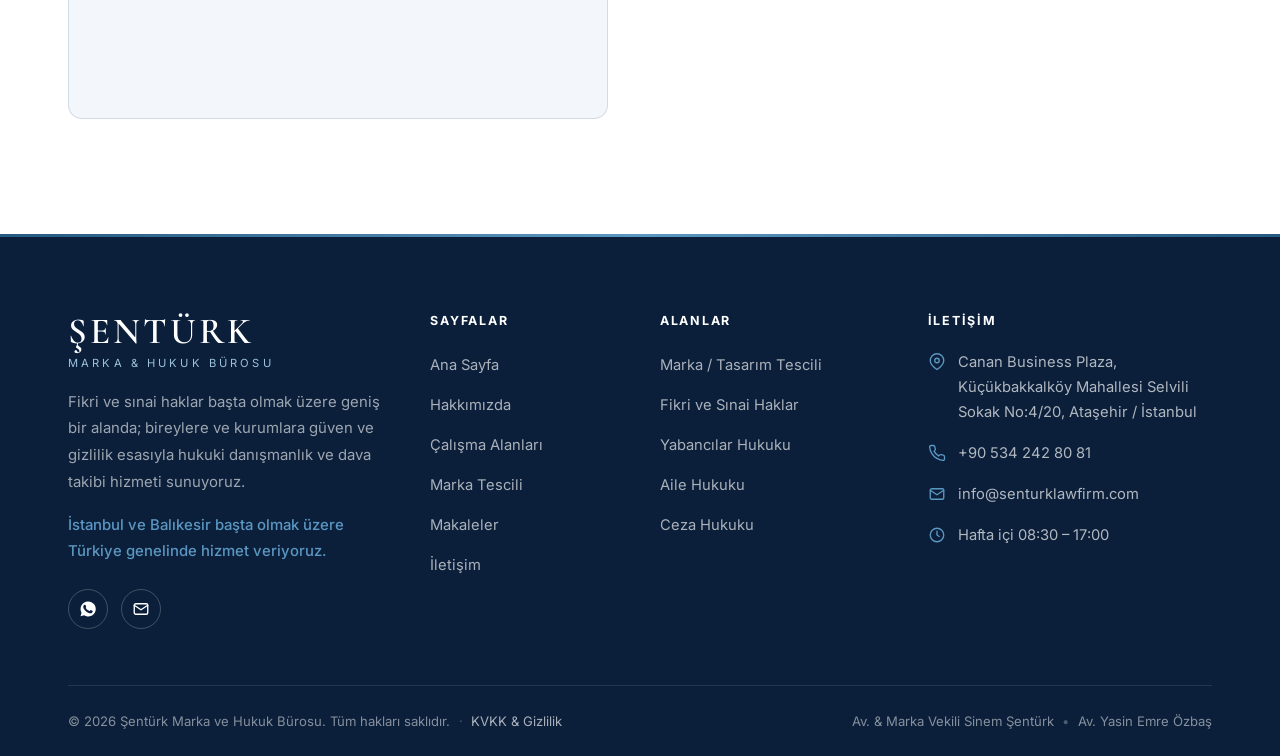
<file: iletisim.html>
<!DOCTYPE html>
<html lang="tr">
<head>
  <meta charset="UTF-8" />
  <meta name="viewport" content="width=device-width, initial-scale=1.0" />
  <title>İletişim — Randevu ve Online Danışmanlık | Şentürk</title>
  <meta name="description" content="Şentürk Marka ve Hukuk Bürosu ile iletişime geçin. Randevu, online danışmanlık ve marka başvurusu için form, telefon, WhatsApp ve Ataşehir ofis adresimiz." />
  <link rel="canonical" href="https://senturklawfirm.com/iletisim.html" />
  <meta property="og:type" content="website" />
  <meta property="og:site_name" content="Şentürk Marka ve Hukuk Bürosu" />
  <meta property="og:locale" content="tr_TR" />
  <meta property="og:url" content="https://senturklawfirm.com/iletisim.html" />
  <meta property="og:title" content="İletişim — Randevu ve Online Danışmanlık | Şentürk" />
  <meta property="og:description" content="Şentürk Marka ve Hukuk Bürosu ile iletişime geçin. Randevu, online danışmanlık ve marka başvurusu için form, telefon, WhatsApp ve Ataşehir ofis adresimiz." />
  <meta property="og:image" content="https://senturklawfirm.com/assets/og-paylasim-1200x630.jpg" />
  <meta name="twitter:card" content="summary_large_image" />
  <meta name="twitter:title" content="İletişim — Randevu ve Online Danışmanlık | Şentürk" />
  <meta name="twitter:description" content="Şentürk Marka ve Hukuk Bürosu ile iletişime geçin. Randevu, online danışmanlık ve marka başvurusu için form, telefon, WhatsApp ve Ataşehir ofis adresimiz." />
  <meta name="twitter:image" content="https://senturklawfirm.com/assets/og-paylasim-1200x630.jpg" />
  <script>try{var t=localStorage.getItem('ssh-theme')||((window.matchMedia&&matchMedia('(prefers-color-scheme:dark)').matches)?'dark':'light');document.documentElement.setAttribute('data-theme',t);}catch(e){}</script>
  <link rel="stylesheet" href="css/style.css" />
  <link rel="preload" as="image" href="assets/hero/hero-iletisim-1600.jpg" imagesrcset="assets/hero/hero-iletisim-960.jpg 960w, assets/hero/hero-iletisim-1600.jpg 1600w" imagesizes="100vw" fetchpriority="high" />
  <link rel="icon" href="assets/logo/e5-icon-dark.svg" />
  <script type="application/ld+json">
{
  "@context": "https://schema.org",
  "@type": "BreadcrumbList",
  "itemListElement": [
    {
      "@type": "ListItem",
      "position": 1,
      "name": "Ana Sayfa",
      "item": "https://senturklawfirm.com/"
    },
    {
      "@type": "ListItem",
      "position": 2,
      "name": "İletişim",
      "item": "https://senturklawfirm.com/iletisim.html"
    }
  ]
}
  </script>
  <script type="application/ld+json">
{
  "@context": "https://schema.org",
  "@type": "ContactPage",
  "@id": "https://senturklawfirm.com/iletisim.html#sayfa",
  "name": "İletişim — Randevu ve Online Danışmanlık | Şentürk",
  "description": "Şentürk Marka ve Hukuk Bürosu ile iletişime geçin. Randevu, online danışmanlık ve marka başvurusu için form, telefon, WhatsApp ve Ataşehir ofis adresimiz.",
  "url": "https://senturklawfirm.com/iletisim.html",
  "inLanguage": [
    "tr",
    "en"
  ],
  "isPartOf": {
    "@id": "https://senturklawfirm.com/#website"
  },
  "about": {
    "@id": "https://senturklawfirm.com/#kurum"
  }
}
  </script>
  <meta property="og:image:width" content="1200" />
  <meta property="og:image:height" content="630" />
  <meta property="og:image:alt" content="Şentürk Marka ve Hukuk Bürosu — İstanbul Ataşehir" />
</head>
<body>

  <a href="#main-content" class="skip-link" style="position:absolute;width:1px;height:1px;padding:0;margin:-1px;overflow:hidden;clip:rect(0,0,0,0);border:0;"><span data-lang-tr>İçeriğe geç</span><span data-lang-en>Skip to content</span></a>

  <header class="header">
    <div class="container">
      <a href="./" class="logo">
        <span class="logo-text">
          <span class="logo-name">Şentürk</span>
          <span class="logo-sub" data-lang-tr>Marka &amp; Hukuk Bürosu</span><span class="logo-sub" data-lang-en>Law &amp; IP</span>
        </span>
      </a>
      <nav class="nav">
        <ul class="nav-links">
          <li><a href="./"><span data-lang-tr>Ana Sayfa</span><span data-lang-en>Home</span></a></li>
          <li><a href="hakkinda.html"><span data-lang-tr>Hakkımızda</span><span data-lang-en>About Us</span></a></li>
          <li><a href="calisma-alanlari.html"><span data-lang-tr>Çalışma Alanları</span><span data-lang-en>Practice Areas</span></a></li>
          <li><a href="marka-tescili.html"><span data-lang-tr>Marka Tescili</span><span data-lang-en>Trademark</span></a></li>
          <li><a href="makaleler.html"><span data-lang-tr>Makaleler</span><span data-lang-en>Articles</span></a></li>
          <li><a href="iletisim.html"><span data-lang-tr>İletişim</span><span data-lang-en>Contact</span></a></li>
        </ul>
        <div class="lang-switch" role="group" aria-label="Dil seçimi / Language">
          <button type="button" data-lang="tr" class="active" aria-label="Türkçe">TR</button>
          <button type="button" data-lang="en" aria-label="English">EN</button>
        </div>
        <button type="button" class="theme-toggle" aria-label="Koyu / açık tema" aria-pressed="false" title="Koyu / açık tema">
          <svg class="icon-moon" viewBox="0 0 24 24" fill="none" stroke="currentColor" stroke-width="1.8" aria-hidden="true"><path d="M21 12.8A9 9 0 1111.2 3a7 7 0 009.8 9.8z" stroke-linecap="round" stroke-linejoin="round"/></svg>
          <svg class="icon-sun" viewBox="0 0 24 24" fill="none" stroke="currentColor" stroke-width="1.8" aria-hidden="true"><circle cx="12" cy="12" r="4"/><path d="M12 2v2M12 20v2M4 12H2M22 12h-2M5 5l1.4 1.4M17.6 17.6L19 19M19 5l-1.4 1.4M6.4 17.6L5 19" stroke-linecap="round"/></svg>
        </button>
        <button class="nav-toggle" aria-label="Menü"><span></span><span></span><span></span></button>
      </nav>
    </div>
  </header>

  <main id="main-content" tabindex="-1">

  <section class="page-hero page-hero--photo" style="--hero-pos: 50% 50%; --hero-pos-m: 52% 50%">
    <div class="hero-bg"><img class="hero-photo" src="assets/hero/hero-iletisim-1600.jpg" srcset="assets/hero/hero-iletisim-960.jpg 960w, assets/hero/hero-iletisim-1600.jpg 1600w" sizes="100vw" width="1600" height="759" alt="" fetchpriority="high" decoding="async" /></div>
    <div class="container">
      <div class="breadcrumb">
        <a href="./"><span data-lang-tr>Ana Sayfa</span><span data-lang-en>Home</span></a>
        <span class="sep">/</span>
        <span data-lang-tr>İletişim</span><span data-lang-en>Contact</span>
      </div>
      <span class="eyebrow center" style="margin-top:1rem;justify-content:center" data-lang-tr>Bize Ulaşın</span>
      <span class="eyebrow center" style="margin-top:1rem;justify-content:center" data-lang-en>Reach Us</span>
      <h1><span data-lang-tr>İletişim — Ataşehir, İstanbul</span><span data-lang-en>Contact — Ataşehir, İstanbul</span></h1>
      <p class="lead" data-lang-tr>Randevu talebi, online hukuki danışmanlık veya marka başvurusu süreçleri için bizimle iletişime geçebilirsiniz. Aşağıdaki iletişim formunu doldurabilir; telefon, WhatsApp ve e-posta ile bize ulaşabilirsiniz.</p>
      <p class="lead" data-lang-en>You can contact us for appointment requests, online legal consultation or trademark application processes. Fill in the contact form below, or reach us by phone, WhatsApp or email.</p>
    </div>
  </section>

  <section class="section section-cream">
    <div class="container">
      <div class="contact-grid">

        <!-- BİLGİLER -->
        <div class="reveal">
          <span class="eyebrow" data-lang-tr>İletişim Bilgileri</span><span class="eyebrow" data-lang-en>Contact Details</span>
          <h2 data-lang-tr>Görüşmek için buradayız</h2><h2 data-lang-en>We're here to talk</h2>
          <div class="divider-gold"></div>

          <div style="margin-top:2rem">
            <div class="contact-info-item">
              <div class="contact-info-icon"><svg viewBox="0 0 24 24" fill="none" stroke="currentColor" stroke-width="1.8"><path d="M21 10c0 6-9 12-9 12s-9-6-9-12a9 9 0 0118 0z"/><circle cx="12" cy="10" r="3"/></svg></div>
              <div>
                <h3 data-lang-tr>Adres</h3><h3 data-lang-en>Address</h3>
                <p>Canan Business Plaza, Küçükbakkalköy Mahallesi Selvili Sokak No:4/20, Ataşehir / İstanbul</p>
              </div>
            </div>
            <div class="contact-info-item">
              <div class="contact-info-icon"><svg viewBox="0 0 24 24" fill="none" stroke="currentColor" stroke-width="1.8"><path d="M22 16.9v3a2 2 0 01-2.2 2 19.8 19.8 0 01-8.6-3 19.5 19.5 0 01-6-6 19.8 19.8 0 01-3-8.6A2 2 0 014.1 2h3a2 2 0 012 1.7c.1.9.3 1.8.6 2.6a2 2 0 01-.5 2.1L8.1 9.9a16 16 0 006 6l1.5-1.1a2 2 0 012.1-.5c.8.3 1.7.5 2.6.6a2 2 0 011.7 2z"/></svg></div>
              <div>
                <h3 data-lang-tr>Telefon &amp; WhatsApp</h3><h3 data-lang-en>Phone &amp; WhatsApp</h3>
                <p><a href="tel:+905342428081">+90 534 242 80 81</a></p>
              </div>
            </div>
            <div class="contact-info-item">
              <div class="contact-info-icon"><svg viewBox="0 0 24 24" fill="none" stroke="currentColor" stroke-width="1.8"><rect x="3" y="5" width="18" height="14" rx="2"/><path d="M3 7l9 6 9-6" stroke-linecap="round" stroke-linejoin="round"/></svg></div>
              <div>
                <h3 data-lang-tr>E-posta</h3><h3 data-lang-en>Email</h3>
                <p><a href="mailto:info@senturklawfirm.com">info@senturklawfirm.com</a></p>
              </div>
            </div>
            <div class="contact-info-item">
              <div class="contact-info-icon"><svg viewBox="0 0 24 24" fill="none" stroke="currentColor" stroke-width="1.8"><circle cx="12" cy="12" r="9"/><path d="M12 7v5l3 2" stroke-linecap="round" stroke-linejoin="round"/></svg></div>
              <div>
                <h3 data-lang-tr>Çalışma Saatleri</h3><h3 data-lang-en>Working Hours</h3>
                <p data-lang-tr>Hafta içi: 08:30 – 17:00</p>
                <p data-lang-en>Weekdays: 08:30 – 17:00</p>
              </div>
            </div>
            <div class="contact-info-item">
              <div class="contact-info-icon"><svg viewBox="0 0 24 24" fill="none" stroke="currentColor" stroke-width="1.8"><circle cx="12" cy="12" r="9"/><path d="M3 12h18M12 3a14 14 0 010 18M12 3a14 14 0 000 18" stroke-linecap="round" stroke-linejoin="round"/></svg></div>
              <div>
                <h3 data-lang-tr>Hizmet Bölgesi</h3><h3 data-lang-en>Service Region</h3>
                <p data-lang-tr>İstanbul ve Balıkesir başta olmak üzere Türkiye geneli</p>
                <p data-lang-en>Türkiye-wide, primarily İstanbul and Balıkesir</p>
              </div>
            </div>
          </div>

          <!-- Kişilerime Ekle (vCard) + QR (Temmuz 2026) -->
          <div class="vcard-block">
            <div class="vcard-text">
              <h3 data-lang-tr>Rehberinize ekleyin</h3><h3 data-lang-en>Save our contact</h3>
              <p data-lang-tr>Tek dokunuşla iletişim bilgilerimizi telefonunuza kaydedin ya da kodu okutup siteyi açın.</p>
              <p data-lang-en>Save our details to your phone with one tap, or scan the code to open the site.</p>
              <a class="btn btn-primary" href="assets/sinem-senturk.vcf" download>
                <svg viewBox="0 0 24 24" fill="none" stroke="currentColor" stroke-width="2" aria-hidden="true"><path d="M16 21v-2a4 4 0 00-4-4H6a4 4 0 00-4 4v2" stroke-linecap="round" stroke-linejoin="round"/><circle cx="9" cy="7" r="4"/><path d="M19 8v6M22 11h-6" stroke-linecap="round" stroke-linejoin="round"/></svg>
                <span data-lang-tr>Kişilerime Ekle</span><span data-lang-en>Add to Contacts</span>
              </a>
            </div>
            <figure class="vcard-qr">
              <img src="assets/qr-site.svg" width="120" height="120" alt="" aria-hidden="true" />
              <figcaption data-lang-tr>Kodu okutun</figcaption><figcaption data-lang-en>Scan the code</figcaption>
            </figure>
          </div>

          <div class="map-frame">
            <iframe
              title="Şentürk Marka ve Hukuk Bürosu — Harita / Map"
              src="https://maps.google.com/maps?q=Canan%20Business%20Plaza%2C%20Selvili%20Sok.%20No%3A4%2C%20K%C3%BC%C3%A7%C3%BCkbakkalk%C3%B6y%2C%20Ata%C5%9Fehir%2C%20%C4%B0stanbul&t=&z=15&ie=UTF8&iwloc=&output=embed"
              loading="lazy" referrerpolicy="no-referrer-when-downgrade" allowfullscreen></iframe>
          </div>
        </div>

        <!-- FORM -->
        <div class="reveal reveal-delay-1">
          <form class="form" id="contact-form">
            <h3 style="margin-bottom:1.5rem" data-lang-tr>Randevu / Danışma Talebi</h3>
            <h3 style="margin-bottom:1.5rem" data-lang-en>Appointment / Consultation Request</h3>
            <div class="form-row">
              <div class="field">
                <label for="il-name" data-lang-tr>Ad Soyad</label><label for="il-name" data-lang-en>Full Name</label>
                <input id="il-name" type="text" name="name" required data-ph-tr="Adınız Soyadınız" data-ph-en="Your full name" placeholder="Adınız Soyadınız" />
              </div>
              <div class="field">
                <label for="il-phone" data-lang-tr>Telefon</label><label for="il-phone" data-lang-en>Phone</label>
                <input id="il-phone" type="tel" name="phone" data-ph-tr="05xx xxx xx xx" data-ph-en="Your phone number" placeholder="05xx xxx xx xx" />
              </div>
            </div>
            <div class="field">
              <label for="il-email" data-lang-tr>E-posta</label><label for="il-email" data-lang-en>Email</label>
              <input id="il-email" type="email" name="email" required data-ph-tr="ornek@eposta.com" data-ph-en="you@example.com" placeholder="ornek@eposta.com" />
            </div>
            <div class="form-row">
              <div class="field">
                <label for="il-request" data-lang-tr>Talep Türü</label><label for="il-request" data-lang-en>Request Type</label>
                <select id="il-request" name="request">
                  <option data-lang-tr>Randevu (Yüz yüze)</option><option data-lang-en>Appointment (in person)</option>
                  <option data-lang-tr>Online Danışmanlık</option><option data-lang-en>Online Consultation</option>
                  <option data-lang-tr>Marka / Tasarım Başvurusu</option><option data-lang-en>Trademark / Design Application</option>
                </select>
              </div>
              <div class="field">
                <label for="il-subject" data-lang-tr>Konu / Hukuk Alanı</label><label for="il-subject" data-lang-en>Subject / Legal Area</label>
                <select id="il-subject" name="subject">
                  <option data-lang-tr>Fikri ve Sınai Haklar / Marka</option><option data-lang-en>Intellectual Property / Trademark</option>
                  <option data-lang-tr>Yabancılar Hukuku</option><option data-lang-en>Immigration Law</option>
                  <option data-lang-tr>Aile Hukuku</option><option data-lang-en>Family Law</option>
                  <option data-lang-tr>İş ve Sosyal Güvenlik</option><option data-lang-en>Labor &amp; Social Security</option>
                  <option data-lang-tr>Ceza Hukuku</option><option data-lang-en>Criminal Law</option>
                  <option data-lang-tr>Gayrimenkul ve Kira</option><option data-lang-en>Real Estate &amp; Tenancy</option>
                  <option data-lang-tr>İcra ve İflas</option><option data-lang-en>Enforcement &amp; Bankruptcy</option>
                  <option data-lang-tr>Sözleşmeler</option><option data-lang-en>Contracts</option>
                  <option data-lang-tr>Diğer</option><option data-lang-en>Other</option>
                </select>
              </div>
            </div>
            <div class="field">
              <label for="il-message" data-lang-tr>Mesajınız</label><label for="il-message" data-lang-en>Your Message</label>
              <textarea id="il-message" name="message" required data-ph-tr="Konunuzu kısaca açıklayın..." data-ph-en="Briefly describe your matter..." placeholder="Konunuzu kısaca açıklayın..."></textarea>
            </div>
            <div class="field field-consent">
              <label class="consent">
                <input type="checkbox" name="consent" required />
                <span data-lang-tr>Kişisel verilerimin, talebimin değerlendirilmesi amacıyla işlenmesine ve <a href="kvkk.html">KVKK Aydınlatma Metni</a>'ne uygun olarak saklanmasına onay veriyorum.</span>
                <span data-lang-en>I consent to the processing of my personal data to evaluate my request, in accordance with the <a href="kvkk.html">Privacy Notice</a>.</span>
              </label>
            </div>
            <div class="form-actions">
              <button type="submit" class="btn btn-primary">
                <span data-lang-tr>Gönder</span><span data-lang-en>Send</span>
                <svg viewBox="0 0 24 24" fill="none" stroke="currentColor" stroke-width="2"><path d="M22 2L11 13M22 2l-7 20-4-9-9-4 20-7z" stroke-linecap="round" stroke-linejoin="round"/></svg>
              </button>
              <button type="button" class="btn btn-outline form-wa">
                <svg viewBox="0 0 24 24" fill="currentColor" aria-hidden="true"><path d="M12 2a10 10 0 00-8.6 15l-1.3 4.7 4.8-1.3A10 10 0 1012 2zm5.8 14.2c-.2.7-1.4 1.3-2 1.4-.5.1-1.2.1-1.9-.1-.4-.1-1-.3-1.8-.6-3-1.3-5-4.4-5.2-4.6-.1-.2-1.2-1.6-1.2-3 0-1.5.8-2.2 1-2.5.3-.3.6-.4.8-.4h.6c.2 0 .4 0 .7.5l.8 2c.1.2.1.4 0 .5l-.4.6c-.2.2-.3.4-.1.7.2.3.9 1.4 1.9 2.3 1.3 1.1 2.3 1.5 2.6 1.6.3.1.5.1.7-.1l.8-1c.2-.2.4-.2.6-.1l2 1c.3.1.4.2.5.3.1.2.1.7-.1 1.4z"/></svg>
                <span data-lang-tr>WhatsApp'tan Gönder</span><span data-lang-en>Send via WhatsApp</span>
              </button>
            </div>
            <p class="form-status" style="margin-top:1rem;font-size:0.9rem;text-align:center"></p>
            <p class="form-note" data-lang-tr>Bilgileriniz gizlilik ilkesiyle korunur ve üçüncü kişilerle paylaşılmaz.</p>
            <p class="form-note" data-lang-en>Your information is protected by confidentiality and never shared with third parties.</p>
          </form>
        </div>

      </div>
    </div>
  </section>

  </main>

  <footer class="footer">
    <div class="container">
      <div class="footer-grid">
        <div class="footer-about">
          <a href="./" class="logo">
        <span class="logo-text">
          <span class="logo-name">Şentürk</span>
          <span class="logo-sub" data-lang-tr>Marka &amp; Hukuk Bürosu</span><span class="logo-sub" data-lang-en>Law &amp; IP</span>
        </span>
      </a>
          <p data-lang-tr>Fikri ve sınai haklar başta olmak üzere geniş bir alanda; bireylere ve kurumlara güven ve gizlilik esasıyla hukuki danışmanlık ve dava takibi hizmeti sunuyoruz.</p>
          <p data-lang-en>Led by intellectual property and across a broad range of fields, we provide legal counsel and litigation services to individuals and institutions, based on trust and confidentiality.</p>
          <p class="footer-region" data-lang-tr>İstanbul ve Balıkesir başta olmak üzere Türkiye genelinde hizmet veriyoruz.</p>
          <p class="footer-region" data-lang-en>Serving across Türkiye, primarily in İstanbul and Balıkesir.</p>
          <div class="footer-social">
            <a href="https://wa.me/905342428081" target="_blank" rel="noopener" aria-label="WhatsApp"><svg viewBox="0 0 24 24" fill="currentColor"><path d="M12 2a10 10 0 00-8.6 15l-1.3 4.7 4.8-1.3A10 10 0 1012 2zm5.8 14.2c-.2.7-1.4 1.3-2 1.4-.5.1-1.2.1-1.9-.1-.4-.1-1-.3-1.8-.6-3-1.3-5-4.4-5.2-4.6-.1-.2-1.2-1.6-1.2-3 0-1.5.8-2.2 1-2.5.3-.3.6-.4.8-.4h.6c.2 0 .4 0 .7.5l.8 2c.1.2.1.4 0 .5l-.4.6c-.2.2-.3.4-.1.7.2.3.9 1.4 1.9 2.3 1.3 1.1 2.3 1.5 2.6 1.6.3.1.5.1.7-.1l.8-1c.2-.2.4-.2.6-.1l2 1c.3.1.4.2.5.3.1.2.1.7-.1 1.4z"/></svg></a>
            <a href="mailto:info@senturklawfirm.com" aria-label="E-posta"><svg viewBox="0 0 24 24" fill="none" stroke="currentColor" stroke-width="1.8"><rect x="3" y="5" width="18" height="14" rx="2"/><path d="M3 7l9 6 9-6" stroke-linecap="round" stroke-linejoin="round"/></svg></a>
          </div>
        </div>
        <div>
          <h4 data-lang-tr>Sayfalar</h4><h4 data-lang-en>Pages</h4>
          <ul class="footer-links">
            <li><a href="./"><span data-lang-tr>Ana Sayfa</span><span data-lang-en>Home</span></a></li>
            <li><a href="hakkinda.html"><span data-lang-tr>Hakkımızda</span><span data-lang-en>About Us</span></a></li>
            <li><a href="calisma-alanlari.html"><span data-lang-tr>Çalışma Alanları</span><span data-lang-en>Practice Areas</span></a></li>
            <li><a href="marka-tescili.html"><span data-lang-tr>Marka Tescili</span><span data-lang-en>Trademark</span></a></li>
            <li><a href="makaleler.html"><span data-lang-tr>Makaleler</span><span data-lang-en>Articles</span></a></li>
            <li><a href="iletisim.html"><span data-lang-tr>İletişim</span><span data-lang-en>Contact</span></a></li>
          </ul>
        </div>
        <div>
          <h4 data-lang-tr>Alanlar</h4><h4 data-lang-en>Areas</h4>
          <ul class="footer-links">
            <li><a href="marka-tescili.html"><span data-lang-tr>Marka / Tasarım Tescili</span><span data-lang-en>Trademark / Design</span></a></li>
            <li><a href="calisma-alanlari.html#fikri-sinai"><span data-lang-tr>Fikri ve Sınai Haklar</span><span data-lang-en>Intellectual Property</span></a></li>
            <li><a href="calisma-alanlari.html#yabancilar"><span data-lang-tr>Yabancılar Hukuku</span><span data-lang-en>Immigration Law</span></a></li>
            <li><a href="calisma-alanlari.html#aile"><span data-lang-tr>Aile Hukuku</span><span data-lang-en>Family Law</span></a></li>
            <li><a href="calisma-alanlari.html#ceza"><span data-lang-tr>Ceza Hukuku</span><span data-lang-en>Criminal Law</span></a></li>
          </ul>
        </div>
        <div>
          <h4 data-lang-tr>İletişim</h4><h4 data-lang-en>Contact</h4>
          <div class="footer-contact-item">
            <svg viewBox="0 0 24 24" fill="none" stroke="currentColor" stroke-width="1.8"><path d="M21 10c0 6-9 12-9 12s-9-6-9-12a9 9 0 0118 0z"/><circle cx="12" cy="10" r="3"/></svg>
            <span>Canan Business Plaza, Küçükbakkalköy Mahallesi Selvili Sokak No:4/20, Ataşehir / İstanbul</span>
          </div>
          <div class="footer-contact-item">
            <svg viewBox="0 0 24 24" fill="none" stroke="currentColor" stroke-width="1.8"><path d="M22 16.9v3a2 2 0 01-2.2 2 19.8 19.8 0 01-8.6-3 19.5 19.5 0 01-6-6 19.8 19.8 0 01-3-8.6A2 2 0 014.1 2h3a2 2 0 012 1.7c.1.9.3 1.8.6 2.6a2 2 0 01-.5 2.1L8.1 9.9a16 16 0 006 6l1.5-1.1a2 2 0 012.1-.5c.8.3 1.7.5 2.6.6a2 2 0 011.7 2z"/></svg>
            <a href="tel:+905342428081">+90 534 242 80 81</a>
          </div>
          <div class="footer-contact-item">
            <svg viewBox="0 0 24 24" fill="none" stroke="currentColor" stroke-width="1.8"><rect x="3" y="5" width="18" height="14" rx="2"/><path d="M3 7l9 6 9-6" stroke-linecap="round" stroke-linejoin="round"/></svg>
            <a href="mailto:info@senturklawfirm.com">info@senturklawfirm.com</a>
          </div>
          <div class="footer-contact-item">
            <svg viewBox="0 0 24 24" fill="none" stroke="currentColor" stroke-width="1.8"><circle cx="12" cy="12" r="9"/><path d="M12 7v5l3 2" stroke-linecap="round" stroke-linejoin="round"/></svg>
            <span data-lang-tr>Hafta içi 08:30 – 17:00</span><span data-lang-en>Weekdays 08:30 – 17:00</span>
          </div>
        </div>
      </div>
      <div class="footer-bottom">
        <span>© <span class="js-year">2026</span> Şentürk Marka ve Hukuk Bürosu. <span data-lang-tr>Tüm hakları saklıdır.</span><span data-lang-en>All rights reserved.</span>  <span class="fb-dot" aria-hidden="true">·</span> <a href="kvkk.html"><span data-lang-tr>KVKK &amp; Gizlilik</span><span data-lang-en>Privacy &amp; KVKK</span></a></span>
        <span data-lang-tr>Av. &amp; Marka Vekili Sinem Şentürk <span class="fb-dot" aria-hidden="true">•</span> Av. Yasin Emre Özbaş</span>
        <span data-lang-en>Av. &amp; Trademark Attorney Sinem Şentürk <span class="fb-dot" aria-hidden="true">•</span> Av. Yasin Emre Özbaş</span>
      </div>
    </div>
  </footer>

  <a href="https://wa.me/905342428081" target="_blank" rel="noopener" class="wa-float" aria-label="WhatsApp"><svg viewBox="0 0 24 24" fill="currentColor"><path d="M12 2a10 10 0 00-8.6 15l-1.3 4.7 4.8-1.3A10 10 0 1012 2zm5.8 14.2c-.2.7-1.4 1.3-2 1.4-.5.1-1.2.1-1.9-.1-.4-.1-1-.3-1.8-.6-3-1.3-5-4.4-5.2-4.6-.1-.2-1.2-1.6-1.2-3 0-1.5.8-2.2 1-2.5.3-.3.6-.4.8-.4h.6c.2 0 .4 0 .7.5l.8 2c.1.2.1.4 0 .5l-.4.6c-.2.2-.3.4-.1.7.2.3.9 1.4 1.9 2.3 1.3 1.1 2.3 1.5 2.6 1.6.3.1.5.1.7-.1l.8-1c.2-.2.4-.2.6-.1l2 1c.3.1.4.2.5.3.1.2.1.7-.1 1.4z"/></svg></a>
  <button type="button" class="to-top" aria-label="Yukarı çık"><svg viewBox="0 0 24 24" fill="none" stroke="currentColor" stroke-width="2"><path d="M12 19V5M5 12l7-7 7 7" stroke-linecap="round" stroke-linejoin="round"/></svg></button>
  <script src="js/main.js"></script>
  <!-- Cloudflare Web Analytics --><script type='module' src='https://static.cloudflareinsights.com/beacon.min.js' data-cf-beacon='{"token": "5bd8644b86e44a5d8f297547f7c41bef"}'></script><!-- End Cloudflare Web Analytics -->
</body>
</html>
</file>
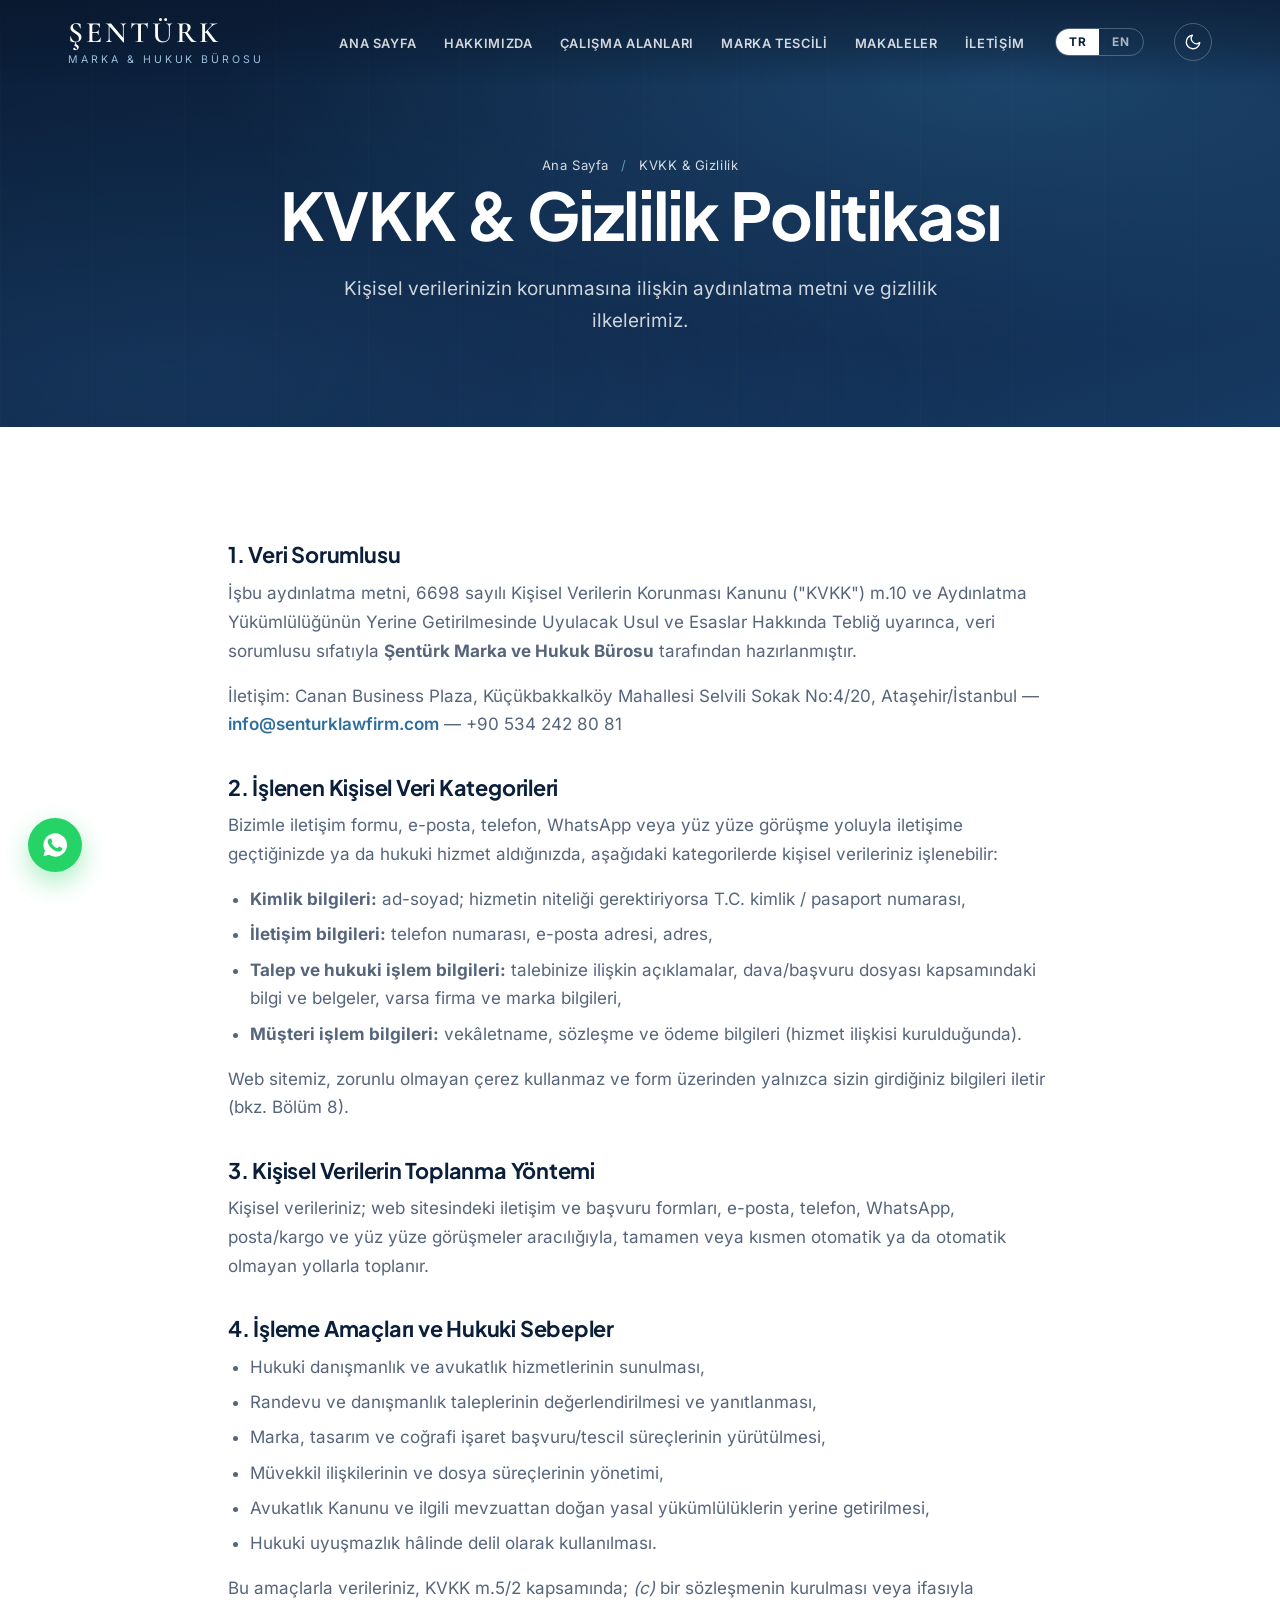
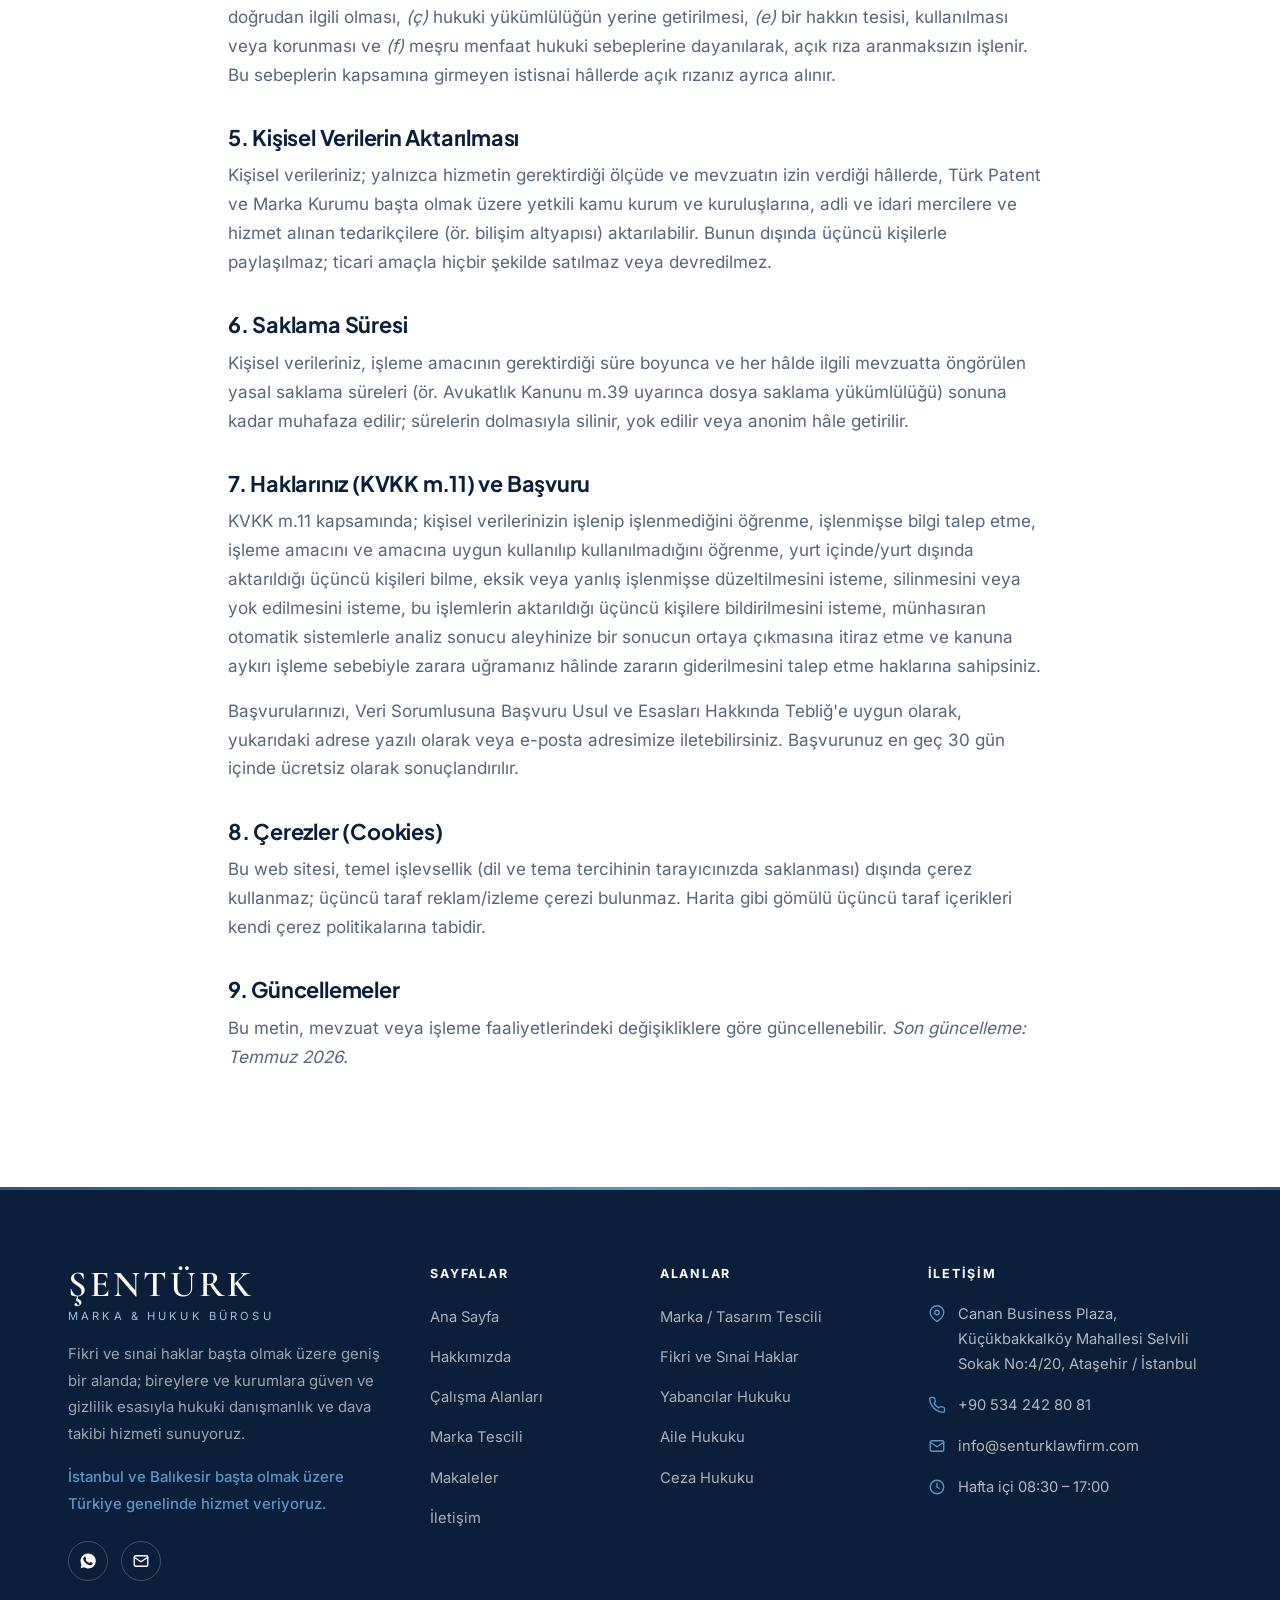
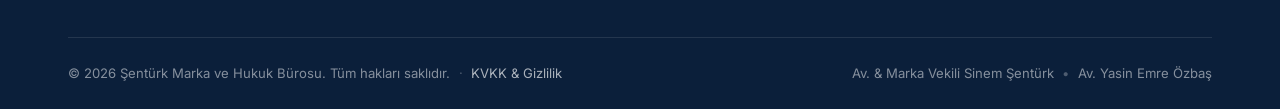
<file: kvkk.html>
<!DOCTYPE html>
<html lang="tr">
<head>
  <meta charset="UTF-8" />
  <meta name="viewport" content="width=device-width, initial-scale=1.0" />
  <title>KVKK &amp; Gizlilik Politikası — Şentürk Marka ve Hukuk Bürosu</title>
  <meta name="description" content="Şentürk Marka ve Hukuk Bürosu KVKK aydınlatma metni ve gizlilik politikası: işlenen veriler, hukuki sebepler, saklama süreleri ve KVKK m.11 haklarınız." />
  <link rel="canonical" href="https://senturklawfirm.com/kvkk.html" />
  <meta property="og:type" content="website" />
  <meta property="og:site_name" content="Şentürk Marka ve Hukuk Bürosu" />
  <meta property="og:locale" content="tr_TR" />
  <meta property="og:url" content="https://senturklawfirm.com/kvkk.html" />
  <meta property="og:title" content="KVKK &amp; Gizlilik Politikası — Şentürk Marka ve Hukuk Bürosu" />
  <script>try{var t=localStorage.getItem('ssh-theme')||((window.matchMedia&&matchMedia('(prefers-color-scheme:dark)').matches)?'dark':'light');document.documentElement.setAttribute('data-theme',t);}catch(e){}</script>
  <link rel="stylesheet" href="css/style.css" />
  <link rel="icon" href="assets/logo/e5-icon-dark.svg" />
  <style>
    .legal { max-width: 820px; }
    .legal h2 { font-size: 1.35rem; margin: 2.2rem 0 0.7rem; color: var(--navy-900); }
    .legal h2:first-of-type { margin-top: 0; }
    .legal p, .legal li { color: var(--muted); }
    .legal ul { list-style: disc; padding-left: 1.4rem; margin: 0.6rem 0 1rem; }
    .legal li { margin-bottom: 0.4rem; }
    .legal .note { background: var(--bg-alt); border-left: 3px solid var(--accent); padding: 1rem 1.2rem; border-radius: var(--radius); font-size: 0.92rem; }
  </style>
  <script type="application/ld+json">
{
  "@context": "https://schema.org",
  "@type": "BreadcrumbList",
  "itemListElement": [
    {
      "@type": "ListItem",
      "position": 1,
      "name": "Ana Sayfa",
      "item": "https://senturklawfirm.com/"
    },
    {
      "@type": "ListItem",
      "position": 2,
      "name": "KVKK & Gizlilik",
      "item": "https://senturklawfirm.com/kvkk.html"
    }
  ]
}
  </script>
  <script type="application/ld+json">
{
  "@context": "https://schema.org",
  "@type": "WebPage",
  "@id": "https://senturklawfirm.com/kvkk.html#sayfa",
  "name": "KVKK & Gizlilik Politikası — Şentürk Marka ve Hukuk Bürosu",
  "description": "Şentürk Marka ve Hukuk Bürosu KVKK aydınlatma metni ve gizlilik politikası: işlenen veriler, hukuki sebepler, saklama süreleri ve KVKK m.11 haklarınız.",
  "url": "https://senturklawfirm.com/kvkk.html",
  "inLanguage": [
    "tr",
    "en"
  ],
  "isPartOf": {
    "@id": "https://senturklawfirm.com/#website"
  },
  "about": {
    "@id": "https://senturklawfirm.com/#kurum"
  }
}
  </script>
  <meta property="og:image" content="https://senturklawfirm.com/assets/og-paylasim-1200x630.jpg" />
  <meta property="og:image:width" content="1200" />
  <meta property="og:image:height" content="630" />
  <meta property="og:image:alt" content="Şentürk Marka ve Hukuk Bürosu — İstanbul Ataşehir" />
  <meta name="twitter:card" content="summary_large_image" />
  <meta name="twitter:title" content="KVKK &amp; Gizlilik Politikası — Şentürk Marka ve Hukuk Bürosu" />
  <meta name="twitter:description" content="Şentürk Marka ve Hukuk Bürosu KVKK aydınlatma metni ve gizlilik politikası: işlenen veriler, hukuki sebepler, saklama süreleri ve KVKK m.11 haklarınız." />
  <meta name="twitter:image" content="https://senturklawfirm.com/assets/og-paylasim-1200x630.jpg" />
</head>
<body>

  <a href="#main-content" class="skip-link" style="position:absolute;width:1px;height:1px;padding:0;margin:-1px;overflow:hidden;clip:rect(0,0,0,0);border:0;"><span data-lang-tr>İçeriğe geç</span><span data-lang-en>Skip to content</span></a>

  <header class="header">
    <div class="container">
      <a href="./" class="logo">
        <span class="logo-text">
          <span class="logo-name">Şentürk</span>
          <span class="logo-sub" data-lang-tr>Marka &amp; Hukuk Bürosu</span><span class="logo-sub" data-lang-en>Law &amp; IP</span>
        </span>
      </a>
      <nav class="nav">
        <ul class="nav-links">
          <li><a href="./"><span data-lang-tr>Ana Sayfa</span><span data-lang-en>Home</span></a></li>
          <li><a href="hakkinda.html"><span data-lang-tr>Hakkımızda</span><span data-lang-en>About Us</span></a></li>
          <li><a href="calisma-alanlari.html"><span data-lang-tr>Çalışma Alanları</span><span data-lang-en>Practice Areas</span></a></li>
          <li><a href="marka-tescili.html"><span data-lang-tr>Marka Tescili</span><span data-lang-en>Trademark</span></a></li>
          <li><a href="makaleler.html"><span data-lang-tr>Makaleler</span><span data-lang-en>Articles</span></a></li>
          <li><a href="iletisim.html"><span data-lang-tr>İletişim</span><span data-lang-en>Contact</span></a></li>
        </ul>
        <div class="lang-switch" role="group" aria-label="Dil seçimi / Language">
          <button type="button" data-lang="tr" class="active" aria-label="Türkçe">TR</button>
          <button type="button" data-lang="en" aria-label="English">EN</button>
        </div>
        <button type="button" class="theme-toggle" aria-label="Koyu / açık tema" aria-pressed="false" title="Koyu / açık tema">
          <svg class="icon-moon" viewBox="0 0 24 24" fill="none" stroke="currentColor" stroke-width="1.8" aria-hidden="true"><path d="M21 12.8A9 9 0 1111.2 3a7 7 0 009.8 9.8z" stroke-linecap="round" stroke-linejoin="round"/></svg>
          <svg class="icon-sun" viewBox="0 0 24 24" fill="none" stroke="currentColor" stroke-width="1.8" aria-hidden="true"><circle cx="12" cy="12" r="4"/><path d="M12 2v2M12 20v2M4 12H2M22 12h-2M5 5l1.4 1.4M17.6 17.6L19 19M19 5l-1.4 1.4M6.4 17.6L5 19" stroke-linecap="round"/></svg>
        </button>
        <button class="nav-toggle" aria-label="Menü"><span></span><span></span><span></span></button>
      </nav>
    </div>
  </header>

  <main id="main-content" tabindex="-1">

  <section class="page-hero">
    <div class="hero-bg"></div>
    <div class="container">
      <div class="breadcrumb">
        <a href="./"><span data-lang-tr>Ana Sayfa</span><span data-lang-en>Home</span></a>
        <span class="sep">/</span>
        <span data-lang-tr>KVKK &amp; Gizlilik</span><span data-lang-en>Privacy &amp; KVKK</span>
      </div>
      <h1><span data-lang-tr>KVKK &amp; Gizlilik Politikası</span><span data-lang-en>Privacy Policy &amp; Data Protection</span></h1>
      <p class="lead" data-lang-tr>Kişisel verilerinizin korunmasına ilişkin aydınlatma metni ve gizlilik ilkelerimiz.</p>
      <p class="lead" data-lang-en>Our disclosure on the protection of your personal data and our privacy principles.</p>
    </div>
  </section>

  <section class="section section-cream">
    <div class="container narrow">
      <div class="legal reveal">
        <!-- TR / EN içerik — Temmuz 2026: metin genişletildi, Sinem'in kontrolü için
             Word kopyası da hazırlandı (KVKK-Aydinlatma-Metni.docx, repo dışı). -->
        <div data-lang-tr>
          <h2>1. Veri Sorumlusu</h2>
          <p>İşbu aydınlatma metni, 6698 sayılı Kişisel Verilerin Korunması Kanunu ("KVKK") m.10 ve Aydınlatma Yükümlülüğünün Yerine Getirilmesinde Uyulacak Usul ve Esaslar Hakkında Tebliğ uyarınca, veri sorumlusu sıfatıyla <strong>Şentürk Marka ve Hukuk Bürosu</strong> tarafından hazırlanmıştır.</p>
          <p>İletişim: Canan Business Plaza, Küçükbakkalköy Mahallesi Selvili Sokak No:4/20, Ataşehir/İstanbul — <a href="mailto:info@senturklawfirm.com" style="color:var(--accent);font-weight:600">info@senturklawfirm.com</a> — +90 534 242 80 81</p>

          <h2>2. İşlenen Kişisel Veri Kategorileri</h2>
          <p>Bizimle iletişim formu, e-posta, telefon, WhatsApp veya yüz yüze görüşme yoluyla iletişime geçtiğinizde ya da hukuki hizmet aldığınızda, aşağıdaki kategorilerde kişisel verileriniz işlenebilir:</p>
          <ul>
            <li><strong>Kimlik bilgileri:</strong> ad-soyad; hizmetin niteliği gerektiriyorsa T.C. kimlik / pasaport numarası,</li>
            <li><strong>İletişim bilgileri:</strong> telefon numarası, e-posta adresi, adres,</li>
            <li><strong>Talep ve hukuki işlem bilgileri:</strong> talebinize ilişkin açıklamalar, dava/başvuru dosyası kapsamındaki bilgi ve belgeler, varsa firma ve marka bilgileri,</li>
            <li><strong>Müşteri işlem bilgileri:</strong> vekâletname, sözleşme ve ödeme bilgileri (hizmet ilişkisi kurulduğunda).</li>
          </ul>
          <p>Web sitemiz, zorunlu olmayan çerez kullanmaz ve form üzerinden yalnızca sizin girdiğiniz bilgileri iletir (bkz. Bölüm 8).</p>

          <h2>3. Kişisel Verilerin Toplanma Yöntemi</h2>
          <p>Kişisel verileriniz; web sitesindeki iletişim ve başvuru formları, e-posta, telefon, WhatsApp, posta/kargo ve yüz yüze görüşmeler aracılığıyla, tamamen veya kısmen otomatik ya da otomatik olmayan yollarla toplanır.</p>

          <h2>4. İşleme Amaçları ve Hukuki Sebepler</h2>
          <ul>
            <li>Hukuki danışmanlık ve avukatlık hizmetlerinin sunulması,</li>
            <li>Randevu ve danışmanlık taleplerinin değerlendirilmesi ve yanıtlanması,</li>
            <li>Marka, tasarım ve coğrafi işaret başvuru/tescil süreçlerinin yürütülmesi,</li>
            <li>Müvekkil ilişkilerinin ve dosya süreçlerinin yönetimi,</li>
            <li>Avukatlık Kanunu ve ilgili mevzuattan doğan yasal yükümlülüklerin yerine getirilmesi,</li>
            <li>Hukuki uyuşmazlık hâlinde delil olarak kullanılması.</li>
          </ul>
          <p>Bu amaçlarla verileriniz, KVKK m.5/2 kapsamında; <em>(c)</em> bir sözleşmenin kurulması veya ifasıyla doğrudan ilgili olması, <em>(ç)</em> hukuki yükümlülüğün yerine getirilmesi, <em>(e)</em> bir hakkın tesisi, kullanılması veya korunması ve <em>(f)</em> meşru menfaat hukuki sebeplerine dayanılarak, açık rıza aranmaksızın işlenir. Bu sebeplerin kapsamına girmeyen istisnai hâllerde açık rızanız ayrıca alınır.</p>

          <h2>5. Kişisel Verilerin Aktarılması</h2>
          <p>Kişisel verileriniz; yalnızca hizmetin gerektirdiği ölçüde ve mevzuatın izin verdiği hâllerde, Türk Patent ve Marka Kurumu başta olmak üzere yetkili kamu kurum ve kuruluşlarına, adli ve idari mercilere ve hizmet alınan tedarikçilere (ör. bilişim altyapısı) aktarılabilir. Bunun dışında üçüncü kişilerle paylaşılmaz; ticari amaçla hiçbir şekilde satılmaz veya devredilmez.</p>

          <h2>6. Saklama Süresi</h2>
          <p>Kişisel verileriniz, işleme amacının gerektirdiği süre boyunca ve her hâlde ilgili mevzuatta öngörülen yasal saklama süreleri (ör. Avukatlık Kanunu m.39 uyarınca dosya saklama yükümlülüğü) sonuna kadar muhafaza edilir; sürelerin dolmasıyla silinir, yok edilir veya anonim hâle getirilir.</p>

          <h2>7. Haklarınız (KVKK m.11) ve Başvuru</h2>
          <p>KVKK m.11 kapsamında; kişisel verilerinizin işlenip işlenmediğini öğrenme, işlenmişse bilgi talep etme, işleme amacını ve amacına uygun kullanılıp kullanılmadığını öğrenme, yurt içinde/yurt dışında aktarıldığı üçüncü kişileri bilme, eksik veya yanlış işlenmişse düzeltilmesini isteme, silinmesini veya yok edilmesini isteme, bu işlemlerin aktarıldığı üçüncü kişilere bildirilmesini isteme, münhasıran otomatik sistemlerle analiz sonucu aleyhinize bir sonucun ortaya çıkmasına itiraz etme ve kanuna aykırı işleme sebebiyle zarara uğramanız hâlinde zararın giderilmesini talep etme haklarına sahipsiniz.</p>
          <p>Başvurularınızı, Veri Sorumlusuna Başvuru Usul ve Esasları Hakkında Tebliğ'e uygun olarak, yukarıdaki adrese yazılı olarak veya e-posta adresimize iletebilirsiniz. Başvurunuz en geç 30 gün içinde ücretsiz olarak sonuçlandırılır.</p>

          <h2>8. Çerezler (Cookies)</h2>
          <p>Bu web sitesi, temel işlevsellik (dil ve tema tercihinin tarayıcınızda saklanması) dışında çerez kullanmaz; üçüncü taraf reklam/izleme çerezi bulunmaz. Harita gibi gömülü üçüncü taraf içerikleri kendi çerez politikalarına tabidir.</p>

          <h2>9. Güncellemeler</h2>
          <p>Bu metin, mevzuat veya işleme faaliyetlerindeki değişikliklere göre güncellenebilir. <em>Son güncelleme: Temmuz 2026.</em></p>
        </div>

        <div data-lang-en>
          <h2>1. Data Controller</h2>
          <p>This disclosure is prepared by <strong>Şentürk Law &amp; IP</strong> as data controller under Article 10 of the Turkish Personal Data Protection Law No. 6698 ("KVKK") and the related Communiqué on the fulfilment of the disclosure obligation.</p>
          <p>Contact: Canan Business Plaza, Küçükbakkalköy Mahallesi Selvili Sokak No:4/20, Ataşehir/İstanbul — <a href="mailto:info@senturklawfirm.com" style="color:var(--accent);font-weight:600">info@senturklawfirm.com</a> — +90 534 242 80 81</p>

          <h2>2. Categories of Personal Data Processed</h2>
          <p>When you contact us via the website form, email, phone, WhatsApp or in person, or when you receive legal services, we may process personal data in the following categories:</p>
          <ul>
            <li><strong>Identity data:</strong> name and surname; national ID / passport number where the service requires it,</li>
            <li><strong>Contact data:</strong> phone number, email address, postal address,</li>
            <li><strong>Request and legal transaction data:</strong> the description of your request, information and documents within a case or application file, and company/brand information where applicable,</li>
            <li><strong>Client transaction data:</strong> power of attorney, engagement and payment details (once a service relationship is established).</li>
          </ul>
          <p>Our website does not use non-essential cookies and transmits only the information you enter into the form (see Section 8).</p>

          <h2>3. Method of Collection</h2>
          <p>Your personal data is collected through the contact and application forms on this website, email, phone, WhatsApp, post/courier and in-person meetings, by fully or partially automated or non-automated means.</p>

          <h2>4. Purposes and Legal Bases</h2>
          <ul>
            <li>Providing legal advisory and attorney services,</li>
            <li>Assessing and responding to appointment and consultation requests,</li>
            <li>Conducting trademark, design and geographical indication application and registration processes,</li>
            <li>Managing client relationships and case files,</li>
            <li>Fulfilling legal obligations under the Attorneys' Act and other applicable legislation,</li>
            <li>Use as evidence in the event of a legal dispute.</li>
          </ul>
          <p>For these purposes, your data is processed without separate explicit consent on the legal bases set out in Article 5/2 of the KVKK: <em>(c)</em> necessity for the establishment or performance of a contract, <em>(ç)</em> compliance with a legal obligation, <em>(e)</em> establishment, exercise or protection of a right, and <em>(f)</em> legitimate interest. In exceptional cases falling outside these bases, your explicit consent is obtained separately.</p>

          <h2>5. Data Transfers</h2>
          <p>Your personal data may be transferred only to the extent the service requires and where permitted by law — primarily to the Turkish Patent and Trademark Office, to competent public authorities, to judicial and administrative bodies, and to service providers (e.g. IT infrastructure). It is not otherwise shared with third parties, and is never sold or transferred for commercial purposes.</p>

          <h2>6. Retention Period</h2>
          <p>Your personal data is retained for as long as the processing purpose requires and, in any case, until the end of the statutory retention periods (e.g. the file retention obligation under Article 39 of the Attorneys' Act); it is then deleted, destroyed or anonymized.</p>

          <h2>7. Your Rights (KVKK Art. 11) and Applications</h2>
          <p>Under Article 11 of the KVKK you have the right to: learn whether your personal data is processed; request information; learn the purpose of processing and whether the data is used accordingly; know the third parties to whom it is transferred in Türkiye or abroad; request correction of incomplete or inaccurate data; request deletion or destruction; request notification of these operations to third parties; object to a result arising against you through analysis exclusively by automated systems; and claim compensation for damage caused by unlawful processing.</p>
          <p>You may submit your application in writing to the address above or by email, in accordance with the Communiqué on Application Procedures to the Data Controller. Applications are concluded free of charge within 30 days at the latest.</p>

          <h2>8. Cookies</h2>
          <p>This website uses no cookies beyond basic functionality (storing your language and theme preference in your browser); there are no third-party advertising or tracking cookies. Embedded third-party content such as maps is subject to its own cookie policies.</p>

          <h2>9. Updates</h2>
          <p>This text may be updated to reflect changes in legislation or processing activities. <em>Last updated: July 2026.</em></p>
        </div>
      </div>
    </div>
  </section>

  </main>

  <footer class="footer">
    <div class="container">
      <div class="footer-grid">
        <div class="footer-about">
          <a href="./" class="logo">
        <span class="logo-text">
          <span class="logo-name">Şentürk</span>
          <span class="logo-sub" data-lang-tr>Marka &amp; Hukuk Bürosu</span><span class="logo-sub" data-lang-en>Law &amp; IP</span>
        </span>
      </a>
          <p data-lang-tr>Fikri ve sınai haklar başta olmak üzere geniş bir alanda; bireylere ve kurumlara güven ve gizlilik esasıyla hukuki danışmanlık ve dava takibi hizmeti sunuyoruz.</p>
          <p data-lang-en>Led by intellectual property and across a broad range of fields, we provide legal counsel and litigation services to individuals and institutions, based on trust and confidentiality.</p>
          <p class="footer-region" data-lang-tr>İstanbul ve Balıkesir başta olmak üzere Türkiye genelinde hizmet veriyoruz.</p>
          <p class="footer-region" data-lang-en>Serving across Türkiye, primarily in İstanbul and Balıkesir.</p>
          <div class="footer-social">
            <a href="https://wa.me/905342428081" target="_blank" rel="noopener" aria-label="WhatsApp"><svg viewBox="0 0 24 24" fill="currentColor"><path d="M12 2a10 10 0 00-8.6 15l-1.3 4.7 4.8-1.3A10 10 0 1012 2zm5.8 14.2c-.2.7-1.4 1.3-2 1.4-.5.1-1.2.1-1.9-.1-.4-.1-1-.3-1.8-.6-3-1.3-5-4.4-5.2-4.6-.1-.2-1.2-1.6-1.2-3 0-1.5.8-2.2 1-2.5.3-.3.6-.4.8-.4h.6c.2 0 .4 0 .7.5l.8 2c.1.2.1.4 0 .5l-.4.6c-.2.2-.3.4-.1.7.2.3.9 1.4 1.9 2.3 1.3 1.1 2.3 1.5 2.6 1.6.3.1.5.1.7-.1l.8-1c.2-.2.4-.2.6-.1l2 1c.3.1.4.2.5.3.1.2.1.7-.1 1.4z"/></svg></a>
            <a href="mailto:info@senturklawfirm.com" aria-label="E-posta"><svg viewBox="0 0 24 24" fill="none" stroke="currentColor" stroke-width="1.8"><rect x="3" y="5" width="18" height="14" rx="2"/><path d="M3 7l9 6 9-6" stroke-linecap="round" stroke-linejoin="round"/></svg></a>
          </div>
        </div>
        <div>
          <h4 data-lang-tr>Sayfalar</h4><h4 data-lang-en>Pages</h4>
          <ul class="footer-links">
            <li><a href="./"><span data-lang-tr>Ana Sayfa</span><span data-lang-en>Home</span></a></li>
            <li><a href="hakkinda.html"><span data-lang-tr>Hakkımızda</span><span data-lang-en>About Us</span></a></li>
            <li><a href="calisma-alanlari.html"><span data-lang-tr>Çalışma Alanları</span><span data-lang-en>Practice Areas</span></a></li>
            <li><a href="marka-tescili.html"><span data-lang-tr>Marka Tescili</span><span data-lang-en>Trademark</span></a></li>
            <li><a href="makaleler.html"><span data-lang-tr>Makaleler</span><span data-lang-en>Articles</span></a></li>
            <li><a href="iletisim.html"><span data-lang-tr>İletişim</span><span data-lang-en>Contact</span></a></li>
          </ul>
        </div>
        <div>
          <h4 data-lang-tr>Alanlar</h4><h4 data-lang-en>Areas</h4>
          <ul class="footer-links">
            <li><a href="marka-tescili.html"><span data-lang-tr>Marka / Tasarım Tescili</span><span data-lang-en>Trademark / Design</span></a></li>
            <li><a href="calisma-alanlari.html#fikri-sinai"><span data-lang-tr>Fikri ve Sınai Haklar</span><span data-lang-en>Intellectual Property</span></a></li>
            <li><a href="calisma-alanlari.html#yabancilar"><span data-lang-tr>Yabancılar Hukuku</span><span data-lang-en>Immigration Law</span></a></li>
            <li><a href="calisma-alanlari.html#aile"><span data-lang-tr>Aile Hukuku</span><span data-lang-en>Family Law</span></a></li>
            <li><a href="calisma-alanlari.html#ceza"><span data-lang-tr>Ceza Hukuku</span><span data-lang-en>Criminal Law</span></a></li>
          </ul>
        </div>
        <div>
          <h4 data-lang-tr>İletişim</h4><h4 data-lang-en>Contact</h4>
          <div class="footer-contact-item">
            <svg viewBox="0 0 24 24" fill="none" stroke="currentColor" stroke-width="1.8"><path d="M21 10c0 6-9 12-9 12s-9-6-9-12a9 9 0 0118 0z"/><circle cx="12" cy="10" r="3"/></svg>
            <span>Canan Business Plaza, Küçükbakkalköy Mahallesi Selvili Sokak No:4/20, Ataşehir / İstanbul</span>
          </div>
          <div class="footer-contact-item">
            <svg viewBox="0 0 24 24" fill="none" stroke="currentColor" stroke-width="1.8"><path d="M22 16.9v3a2 2 0 01-2.2 2 19.8 19.8 0 01-8.6-3 19.5 19.5 0 01-6-6 19.8 19.8 0 01-3-8.6A2 2 0 014.1 2h3a2 2 0 012 1.7c.1.9.3 1.8.6 2.6a2 2 0 01-.5 2.1L8.1 9.9a16 16 0 006 6l1.5-1.1a2 2 0 012.1-.5c.8.3 1.7.5 2.6.6a2 2 0 011.7 2z"/></svg>
            <a href="tel:+905342428081">+90 534 242 80 81</a>
          </div>
          <div class="footer-contact-item">
            <svg viewBox="0 0 24 24" fill="none" stroke="currentColor" stroke-width="1.8"><rect x="3" y="5" width="18" height="14" rx="2"/><path d="M3 7l9 6 9-6" stroke-linecap="round" stroke-linejoin="round"/></svg>
            <a href="mailto:info@senturklawfirm.com">info@senturklawfirm.com</a>
          </div>
          <div class="footer-contact-item">
            <svg viewBox="0 0 24 24" fill="none" stroke="currentColor" stroke-width="1.8"><circle cx="12" cy="12" r="9"/><path d="M12 7v5l3 2" stroke-linecap="round" stroke-linejoin="round"/></svg>
            <span data-lang-tr>Hafta içi 08:30 – 17:00</span><span data-lang-en>Weekdays 08:30 – 17:00</span>
          </div>
        </div>
      </div>
      <div class="footer-bottom">
        <span>© <span class="js-year">2026</span> Şentürk Marka ve Hukuk Bürosu. <span data-lang-tr>Tüm hakları saklıdır.</span><span data-lang-en>All rights reserved.</span>  <span class="fb-dot" aria-hidden="true">·</span> <a href="kvkk.html"><span data-lang-tr>KVKK &amp; Gizlilik</span><span data-lang-en>Privacy &amp; KVKK</span></a></span>
        <span data-lang-tr>Av. &amp; Marka Vekili Sinem Şentürk <span class="fb-dot" aria-hidden="true">•</span> Av. Yasin Emre Özbaş</span>
        <span data-lang-en>Av. &amp; Trademark Attorney Sinem Şentürk <span class="fb-dot" aria-hidden="true">•</span> Av. Yasin Emre Özbaş</span>
      </div>
    </div>
  </footer>

  <a href="https://wa.me/905342428081" target="_blank" rel="noopener" class="wa-float" aria-label="WhatsApp"><svg viewBox="0 0 24 24" fill="currentColor"><path d="M12 2a10 10 0 00-8.6 15l-1.3 4.7 4.8-1.3A10 10 0 1012 2zm5.8 14.2c-.2.7-1.4 1.3-2 1.4-.5.1-1.2.1-1.9-.1-.4-.1-1-.3-1.8-.6-3-1.3-5-4.4-5.2-4.6-.1-.2-1.2-1.6-1.2-3 0-1.5.8-2.2 1-2.5.3-.3.6-.4.8-.4h.6c.2 0 .4 0 .7.5l.8 2c.1.2.1.4 0 .5l-.4.6c-.2.2-.3.4-.1.7.2.3.9 1.4 1.9 2.3 1.3 1.1 2.3 1.5 2.6 1.6.3.1.5.1.7-.1l.8-1c.2-.2.4-.2.6-.1l2 1c.3.1.4.2.5.3.1.2.1.7-.1 1.4z"/></svg></a>
  <button type="button" class="to-top" aria-label="Yukarı çık"><svg viewBox="0 0 24 24" fill="none" stroke="currentColor" stroke-width="2"><path d="M12 19V5M5 12l7-7 7 7" stroke-linecap="round" stroke-linejoin="round"/></svg></button>
  <script src="js/main.js"></script>
  <!-- Cloudflare Web Analytics --><script type='module' src='https://static.cloudflareinsights.com/beacon.min.js' data-cf-beacon='{"token": "5bd8644b86e44a5d8f297547f7c41bef"}'></script><!-- End Cloudflare Web Analytics -->
</body>
</html>
</file>
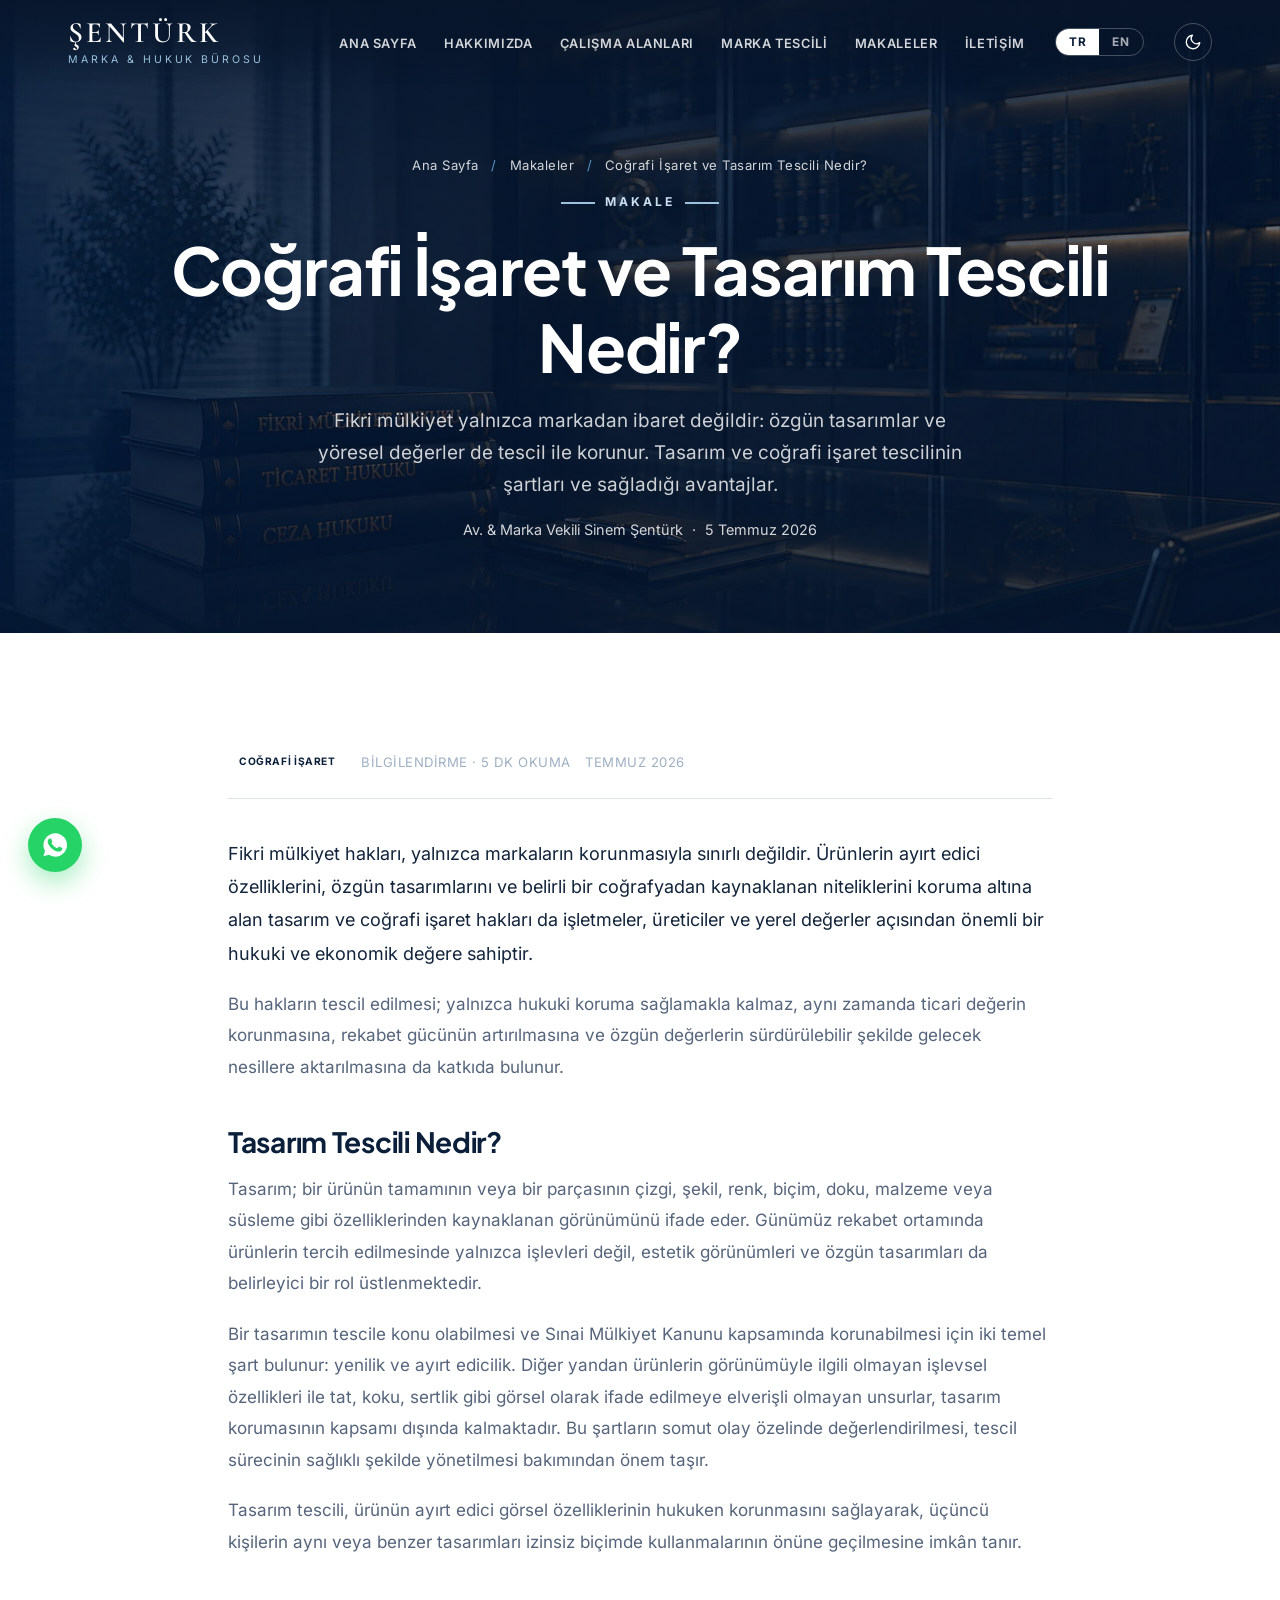
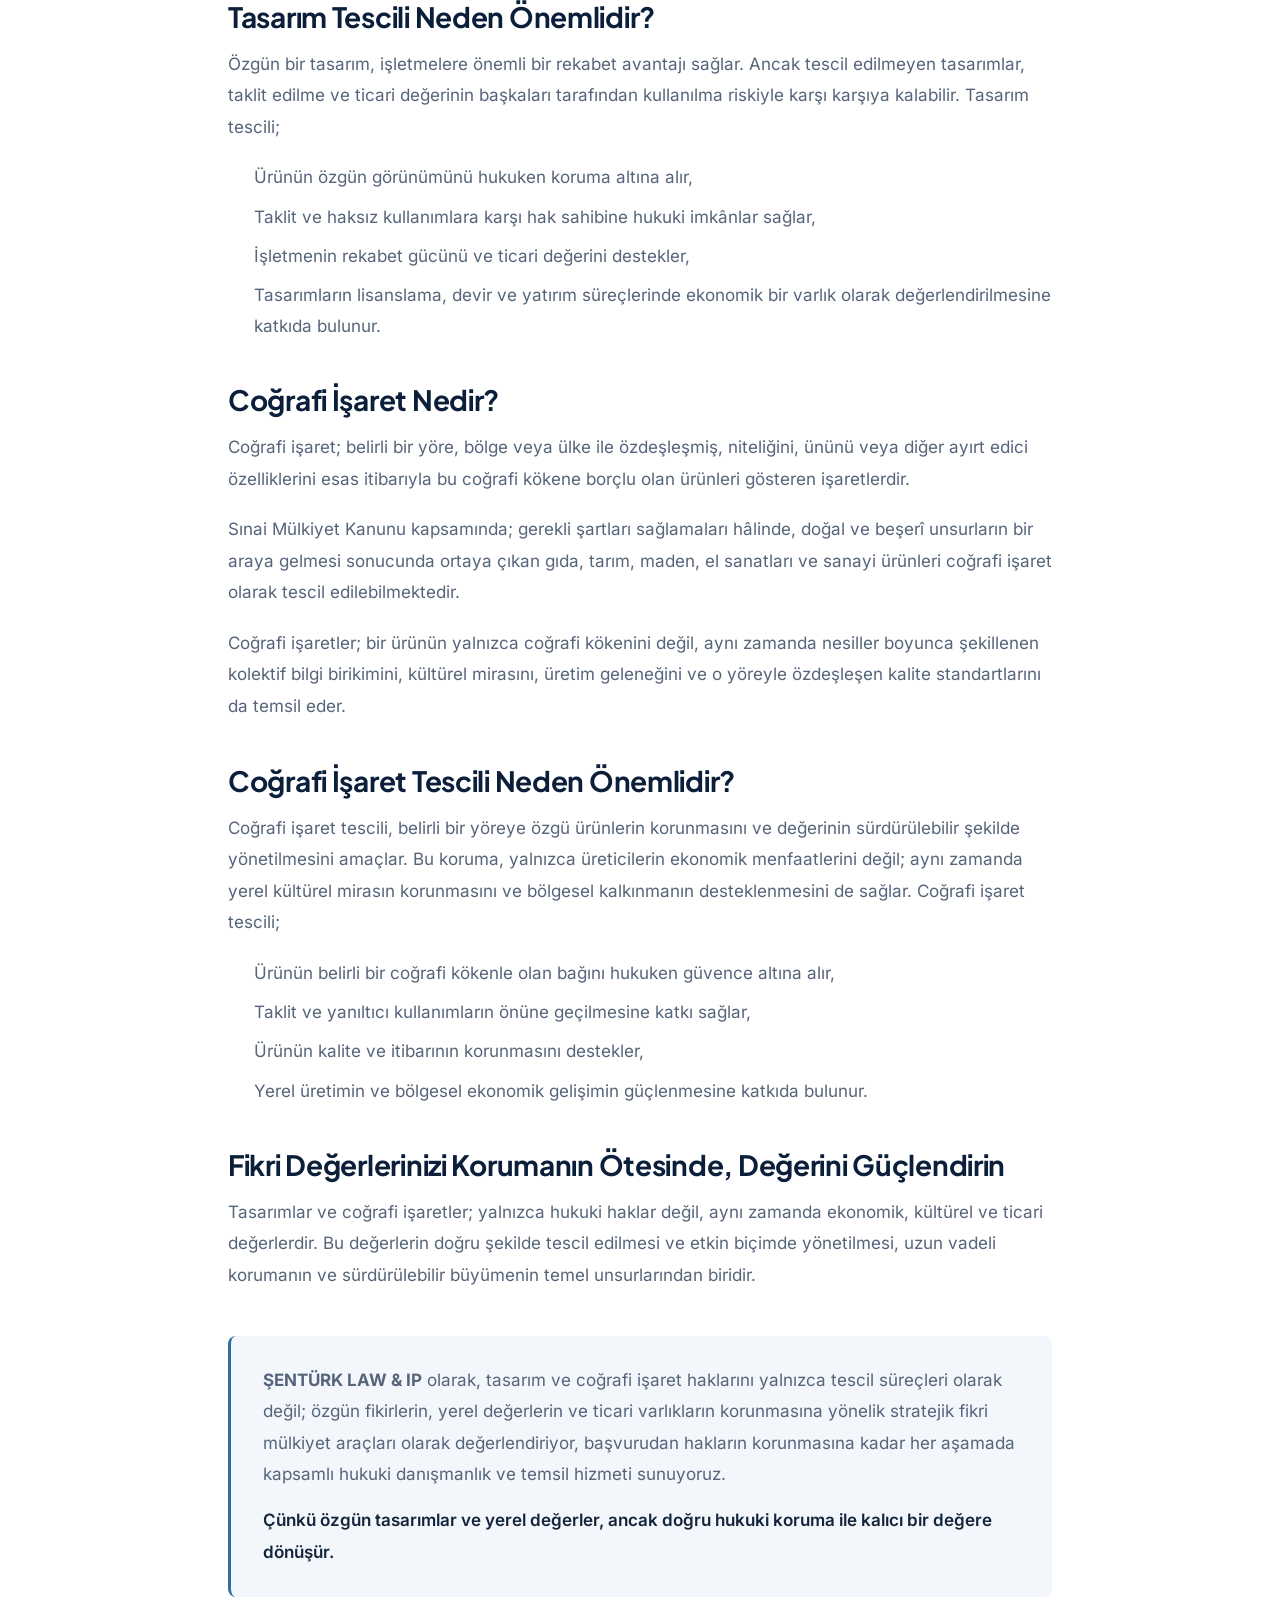
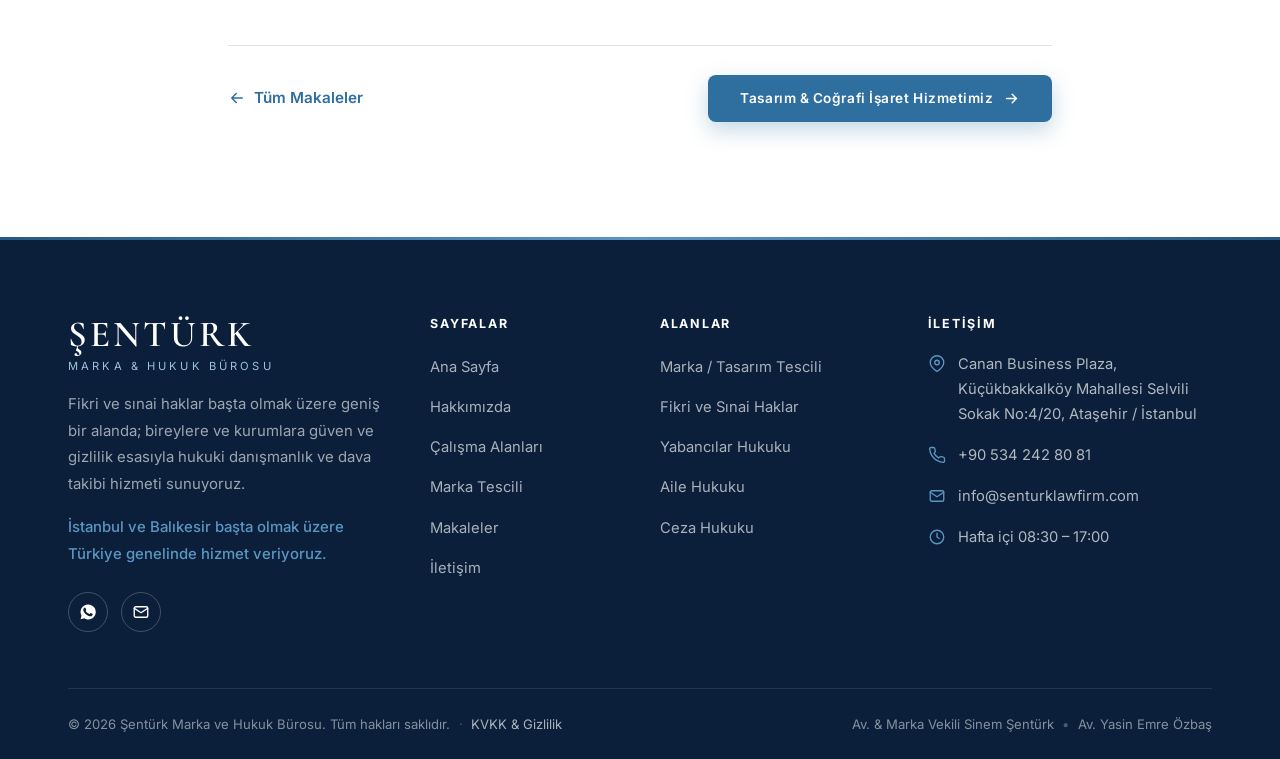
<file: makale-cografi-isaret-ve-tasarim-tescili.html>
<!DOCTYPE html>
<html lang="tr">
<head>
  <meta charset="UTF-8" />
  <meta name="viewport" content="width=device-width, initial-scale=1.0" />
  <title>Coğrafi İşaret ve Tasarım Tescili Nedir? | Şentürk</title>
  <meta name="description" content="Tasarım tescili ürünün özgün görünümünü, coğrafi işaret tescili yöresel ürünlerin kökenle bağını korur. Şartları ve sağladığı hakları anlatıyoruz." />
  <link rel="canonical" href="https://senturklawfirm.com/makale-cografi-isaret-ve-tasarim-tescili.html" />
  <meta property="og:type" content="article" />
  <meta property="og:site_name" content="Şentürk Marka ve Hukuk Bürosu" />
  <meta property="og:locale" content="tr_TR" />
  <meta property="og:url" content="https://senturklawfirm.com/makale-cografi-isaret-ve-tasarim-tescili.html" />
  <meta property="og:title" content="Coğrafi İşaret ve Tasarım Tescili Nedir? | Şentürk" />
  <meta property="og:description" content="Tasarım tescili ürünün özgün görünümünü, coğrafi işaret tescili yöresel ürünlerin kökenle bağını korur. Şartları ve sağladığı hakları anlatıyoruz." />
  <meta property="og:image" content="https://senturklawfirm.com/assets/og-paylasim-1200x630.jpg" />
  <meta name="twitter:card" content="summary_large_image" />
  <meta name="twitter:title" content="Coğrafi İşaret ve Tasarım Tescili Nedir? | Şentürk" />
  <meta name="twitter:description" content="Tasarım tescili ürünün özgün görünümünü, coğrafi işaret tescili yöresel ürünlerin kökenle bağını korur. Şartları ve sağladığı hakları anlatıyoruz." />
  <meta name="twitter:image" content="https://senturklawfirm.com/assets/og-paylasim-1200x630.jpg" />
  <script type="application/ld+json">
  {
  "@context": "https://schema.org",
  "@type": "BlogPosting",
  "headline": "Coğrafi İşaret ve Tasarım Tescili Nedir?",
  "inLanguage": "tr",
  "datePublished": "2026-07-05",
  "author": {
    "@type": "Person",
    "name": "Av. & Marka Vekili Sinem Şentürk",
    "jobTitle": "Avukat & Marka Vekili",
    "worksFor": {
      "@id": "https://senturklawfirm.com/#kurum"
    },
    "url": "https://senturklawfirm.com/hakkinda.html"
  },
  "publisher": {
    "@type": "Organization",
    "name": "Şentürk Marka ve Hukuk Bürosu",
    "@id": "https://senturklawfirm.com/#kurum",
    "logo": {
      "@type": "ImageObject",
      "url": "https://senturklawfirm.com/assets/logo/e5-icon-dark.svg"
    }
  },
  "mainEntityOfPage": "https://senturklawfirm.com/makale-cografi-isaret-ve-tasarim-tescili.html",
  "image": "https://senturklawfirm.com/assets/hero/hero-makaleler-1600.jpg",
  "dateModified": "2026-07-05"
}
  </script>
  <script>try{var t=localStorage.getItem('ssh-theme')||((window.matchMedia&&matchMedia('(prefers-color-scheme:dark)').matches)?'dark':'light');document.documentElement.setAttribute('data-theme',t);}catch(e){}</script>
  <link rel="stylesheet" href="css/style.css" />
  <link rel="preload" as="image" href="assets/hero/hero-makaleler-1600.jpg" imagesrcset="assets/hero/hero-makaleler-960.jpg 960w, assets/hero/hero-makaleler-1600.jpg 1600w" imagesizes="100vw" fetchpriority="high" />
  <link rel="icon" href="assets/logo/e5-icon-dark.svg" />
  <script type="application/ld+json">
{
  "@context": "https://schema.org",
  "@type": "BreadcrumbList",
  "itemListElement": [
    {
      "@type": "ListItem",
      "position": 1,
      "name": "Ana Sayfa",
      "item": "https://senturklawfirm.com/"
    },
    {
      "@type": "ListItem",
      "position": 2,
      "name": "Makaleler",
      "item": "https://senturklawfirm.com/makaleler.html"
    },
    {
      "@type": "ListItem",
      "position": 3,
      "name": "Coğrafi İşaret ve Tasarım Tescili Nedir?",
      "item": "https://senturklawfirm.com/makale-cografi-isaret-ve-tasarim-tescili.html"
    }
  ]
}
  </script>
  <meta property="og:image:width" content="1200" />
  <meta property="og:image:height" content="630" />
  <meta property="og:image:alt" content="Şentürk Marka ve Hukuk Bürosu — İstanbul Ataşehir" />
</head>
<body>

  <a href="#main-content" class="skip-link" style="position:absolute;width:1px;height:1px;padding:0;margin:-1px;overflow:hidden;clip:rect(0,0,0,0);border:0;"><span data-lang-tr>İçeriğe geç</span><span data-lang-en>Skip to content</span></a>

  <header class="header">
    <div class="container">
      <a href="./" class="logo">
        <span class="logo-text">
          <span class="logo-name">Şentürk</span>
          <span class="logo-sub" data-lang-tr>Marka &amp; Hukuk Bürosu</span><span class="logo-sub" data-lang-en>Law &amp; IP</span>
        </span>
      </a>
      <nav class="nav">
        <ul class="nav-links">
          <li><a href="./"><span data-lang-tr>Ana Sayfa</span><span data-lang-en>Home</span></a></li>
          <li><a href="hakkinda.html"><span data-lang-tr>Hakkımızda</span><span data-lang-en>About Us</span></a></li>
          <li><a href="calisma-alanlari.html"><span data-lang-tr>Çalışma Alanları</span><span data-lang-en>Practice Areas</span></a></li>
          <li><a href="marka-tescili.html"><span data-lang-tr>Marka Tescili</span><span data-lang-en>Trademark</span></a></li>
          <li><a href="makaleler.html"><span data-lang-tr>Makaleler</span><span data-lang-en>Articles</span></a></li>
          <li><a href="iletisim.html"><span data-lang-tr>İletişim</span><span data-lang-en>Contact</span></a></li>
        </ul>
        <div class="lang-switch" role="group" aria-label="Dil seçimi / Language">
          <button type="button" data-lang="tr" class="active" aria-label="Türkçe">TR</button>
          <button type="button" data-lang="en" aria-label="English">EN</button>
        </div>
        <button type="button" class="theme-toggle" aria-label="Koyu / açık tema" aria-pressed="false" title="Koyu / açık tema">
          <svg class="icon-moon" viewBox="0 0 24 24" fill="none" stroke="currentColor" stroke-width="1.8" aria-hidden="true"><path d="M21 12.8A9 9 0 1111.2 3a7 7 0 009.8 9.8z" stroke-linecap="round" stroke-linejoin="round"/></svg>
          <svg class="icon-sun" viewBox="0 0 24 24" fill="none" stroke="currentColor" stroke-width="1.8" aria-hidden="true"><circle cx="12" cy="12" r="4"/><path d="M12 2v2M12 20v2M4 12H2M22 12h-2M5 5l1.4 1.4M17.6 17.6L19 19M19 5l-1.4 1.4M6.4 17.6L5 19" stroke-linecap="round"/></svg>
        </button>
        <button class="nav-toggle" aria-label="Menü"><span></span><span></span><span></span></button>
      </nav>
    </div>
  </header>

  <main id="main-content" tabindex="-1">

  <section class="page-hero page-hero--photo" style="--hero-pos: 50% 55%; --hero-pos-m: 60% 50%">
    <div class="hero-bg"><img class="hero-photo" src="assets/hero/hero-makaleler-1600.jpg" srcset="assets/hero/hero-makaleler-960.jpg 960w, assets/hero/hero-makaleler-1600.jpg 1600w" sizes="100vw" width="1600" height="686" alt="" fetchpriority="high" decoding="async" /></div>
    <div class="container">
      <div class="breadcrumb">
        <a href="./"><span data-lang-tr>Ana Sayfa</span><span data-lang-en>Home</span></a>
        <span class="sep">/</span>
        <a href="makaleler.html"><span data-lang-tr>Makaleler</span><span data-lang-en>Articles</span></a>
        <span class="sep">/</span>
        <span data-lang-tr>Coğrafi İşaret ve Tasarım Tescili Nedir?</span><span data-lang-en>What Are Geographical Indications &amp; Design Rights?</span>
      </div>
      <span class="eyebrow center" style="margin-top:1rem;justify-content:center" data-lang-tr>Makale</span>
      <span class="eyebrow center" style="margin-top:1rem;justify-content:center" data-lang-en>Article</span>
      <h1><span data-lang-tr>Coğrafi İşaret ve Tasarım Tescili Nedir?</span><span data-lang-en>What Are Geographical Indications &amp; Design Rights?</span></h1>
      <p class="lead" data-lang-tr>Fikri mülkiyet yalnızca markadan ibaret değildir: özgün tasarımlar ve yöresel değerler de tescil ile korunur. Tasarım ve coğrafi işaret tescilinin şartları ve sağladığı avantajlar.</p>
      <p class="lead" data-lang-en>Intellectual property is not limited to trademarks: original designs and regional values are also protected through registration. The requirements and advantages of design and GI registration.</p>
      <p class="article-byline">
        <span data-lang-tr>Av. &amp; Marka Vekili Sinem Şentürk</span><span data-lang-en>Av. &amp; Trademark Attorney Sinem Şentürk</span>
        <span class="fb-dot" aria-hidden="true">·</span>
        <time datetime="2026-07-05"><span data-lang-tr>5 Temmuz 2026</span><span data-lang-en>5 July 2026</span></time>
      </p>
    </div>
  </section>

  <section class="section section-cream">
    <div class="container narrow">
      <article class="article-page reveal">

        <div class="article-meta-row" data-lang-tr>
          <span class="article-tag">Coğrafi İşaret</span>
          <span>Bilgilendirme · 5 dk okuma</span>
          <span>Temmuz 2026</span>
        </div>
        <div class="article-meta-row" data-lang-en>
          <span class="article-tag">GI</span>
          <span>Insight · 5 min read</span>
          <span>July 2026</span>
        </div>

        <div data-lang-tr>
          <p class="article-intro">Fikri mülkiyet hakları, yalnızca markaların korunmasıyla sınırlı değildir. Ürünlerin ayırt edici özelliklerini, özgün tasarımlarını ve belirli bir coğrafyadan kaynaklanan niteliklerini koruma altına alan tasarım ve coğrafi işaret hakları da işletmeler, üreticiler ve yerel değerler açısından önemli bir hukuki ve ekonomik değere sahiptir.</p>
          <p>Bu hakların tescil edilmesi; yalnızca hukuki koruma sağlamakla kalmaz, aynı zamanda ticari değerin korunmasına, rekabet gücünün artırılmasına ve özgün değerlerin sürdürülebilir şekilde gelecek nesillere aktarılmasına da katkıda bulunur.</p>

          <h2>Tasarım Tescili Nedir?</h2>
          <p>Tasarım; bir ürünün tamamının veya bir parçasının çizgi, şekil, renk, biçim, doku, malzeme veya süsleme gibi özelliklerinden kaynaklanan görünümünü ifade eder. Günümüz rekabet ortamında ürünlerin tercih edilmesinde yalnızca işlevleri değil, estetik görünümleri ve özgün tasarımları da belirleyici bir rol üstlenmektedir.</p>
          <p>Bir tasarımın tescile konu olabilmesi ve Sınai Mülkiyet Kanunu kapsamında korunabilmesi için iki temel şart bulunur: yenilik ve ayırt edicilik. Diğer yandan ürünlerin görünümüyle ilgili olmayan işlevsel özellikleri ile tat, koku, sertlik gibi görsel olarak ifade edilmeye elverişli olmayan unsurlar, tasarım korumasının kapsamı dışında kalmaktadır. Bu şartların somut olay özelinde değerlendirilmesi, tescil sürecinin sağlıklı şekilde yönetilmesi bakımından önem taşır.</p>
          <p>Tasarım tescili, ürünün ayırt edici görsel özelliklerinin hukuken korunmasını sağlayarak, üçüncü kişilerin aynı veya benzer tasarımları izinsiz biçimde kullanmalarının önüne geçilmesine imkân tanır.</p>

          <h2>Tasarım Tescili Neden Önemlidir?</h2>
          <p>Özgün bir tasarım, işletmelere önemli bir rekabet avantajı sağlar. Ancak tescil edilmeyen tasarımlar, taklit edilme ve ticari değerinin başkaları tarafından kullanılma riskiyle karşı karşıya kalabilir. Tasarım tescili;</p>
          <ul>
            <li>Ürünün özgün görünümünü hukuken koruma altına alır,</li>
            <li>Taklit ve haksız kullanımlara karşı hak sahibine hukuki imkânlar sağlar,</li>
            <li>İşletmenin rekabet gücünü ve ticari değerini destekler,</li>
            <li>Tasarımların lisanslama, devir ve yatırım süreçlerinde ekonomik bir varlık olarak değerlendirilmesine katkıda bulunur.</li>
          </ul>

          <h2>Coğrafi İşaret Nedir?</h2>
          <p>Coğrafi işaret; belirli bir yöre, bölge veya ülke ile özdeşleşmiş, niteliğini, ününü veya diğer ayırt edici özelliklerini esas itibarıyla bu coğrafi kökene borçlu olan ürünleri gösteren işaretlerdir.</p>
          <p>Sınai Mülkiyet Kanunu kapsamında; gerekli şartları sağlamaları hâlinde, doğal ve beşerî unsurların bir araya gelmesi sonucunda ortaya çıkan gıda, tarım, maden, el sanatları ve sanayi ürünleri coğrafi işaret olarak tescil edilebilmektedir.</p>
          <p>Coğrafi işaretler; bir ürünün yalnızca coğrafi kökenini değil, aynı zamanda nesiller boyunca şekillenen kolektif bilgi birikimini, kültürel mirasını, üretim geleneğini ve o yöreyle özdeşleşen kalite standartlarını da temsil eder.</p>

          <h2>Coğrafi İşaret Tescili Neden Önemlidir?</h2>
          <p>Coğrafi işaret tescili, belirli bir yöreye özgü ürünlerin korunmasını ve değerinin sürdürülebilir şekilde yönetilmesini amaçlar. Bu koruma, yalnızca üreticilerin ekonomik menfaatlerini değil; aynı zamanda yerel kültürel mirasın korunmasını ve bölgesel kalkınmanın desteklenmesini de sağlar. Coğrafi işaret tescili;</p>
          <ul>
            <li>Ürünün belirli bir coğrafi kökenle olan bağını hukuken güvence altına alır,</li>
            <li>Taklit ve yanıltıcı kullanımların önüne geçilmesine katkı sağlar,</li>
            <li>Ürünün kalite ve itibarının korunmasını destekler,</li>
            <li>Yerel üretimin ve bölgesel ekonomik gelişimin güçlenmesine katkıda bulunur.</li>
          </ul>

          <h2>Fikri Değerlerinizi Korumanın Ötesinde, Değerini Güçlendirin</h2>
          <p>Tasarımlar ve coğrafi işaretler; yalnızca hukuki haklar değil, aynı zamanda ekonomik, kültürel ve ticari değerlerdir. Bu değerlerin doğru şekilde tescil edilmesi ve etkin biçimde yönetilmesi, uzun vadeli korumanın ve sürdürülebilir büyümenin temel unsurlarından biridir.</p>

          <div class="article-closing">
            <p><strong>ŞENTÜRK LAW &amp; IP</strong> olarak, tasarım ve coğrafi işaret haklarını yalnızca tescil süreçleri olarak değil; özgün fikirlerin, yerel değerlerin ve ticari varlıkların korunmasına yönelik stratejik fikri mülkiyet araçları olarak değerlendiriyor, başvurudan hakların korunmasına kadar her aşamada kapsamlı hukuki danışmanlık ve temsil hizmeti sunuyoruz.</p>
            <p>Çünkü özgün tasarımlar ve yerel değerler, ancak doğru hukuki koruma ile kalıcı bir değere dönüşür.</p>
          </div>
        </div>

        <div data-lang-en>
          <p class="article-intro">Intellectual property rights are not limited to the protection of trademarks. Design and geographical indication rights — which protect the distinctive features of products, their original designs and the qualities they owe to a specific geography — also carry significant legal and economic value for businesses, producers and local heritage.</p>
          <p>Registering these rights does more than provide legal protection: it helps preserve commercial value, strengthen competitiveness and pass original values on to future generations in a sustainable way.</p>

          <h2>What Is Design Registration?</h2>
          <p>A design is the appearance of the whole or a part of a product resulting from features such as its lines, contours, colours, shape, texture, materials or ornamentation. In today's competitive environment, products are chosen not only for their function but also for their aesthetic appearance and original design.</p>
          <p>For a design to be registrable and protected under the Turkish Industrial Property Code, two fundamental conditions must be met: novelty and individual character. Conversely, functional features unrelated to a product's appearance, and elements that cannot be expressed visually — such as taste, smell or hardness — fall outside the scope of design protection. Assessing these conditions in each specific case is essential to managing the registration process soundly.</p>
          <p>Design registration legally protects the distinctive visual features of a product, making it possible to prevent third parties from using identical or similar designs without authorization.</p>

          <h2>Why Is Design Registration Important?</h2>
          <p>An original design gives a business a significant competitive advantage. Unregistered designs, however, are exposed to the risk of imitation and of their commercial value being exploited by others. Design registration:</p>
          <ul>
            <li>Legally protects the original appearance of the product,</li>
            <li>Provides the rights holder with legal remedies against imitation and unfair use,</li>
            <li>Supports the competitiveness and commercial value of the business,</li>
            <li>Enables designs to be treated as economic assets in licensing, assignment and investment processes.</li>
          </ul>

          <h2>What Is a Geographical Indication?</h2>
          <p>A geographical indication (GI) is a sign identifying a product that is associated with a specific area, region or country, and that owes its quality, reputation or other distinctive characteristics essentially to that geographical origin.</p>
          <p>Under the Turkish Industrial Property Code, food, agricultural, mining, handicraft and industrial products that arise from a combination of natural and human factors can be registered as geographical indications, provided they meet the required conditions.</p>
          <p>Geographical indications represent not only a product's geographical origin, but also the collective know-how shaped over generations, its cultural heritage, its production tradition and the quality standards identified with that region.</p>

          <h2>Why Is GI Registration Important?</h2>
          <p>Geographical indication registration aims to protect products specific to a particular region and to manage their value sustainably. This protection serves not only the economic interests of producers, but also the preservation of local cultural heritage and the support of regional development. GI registration:</p>
          <ul>
            <li>Legally secures the link between the product and its specific geographical origin,</li>
            <li>Helps prevent imitation and misleading uses,</li>
            <li>Supports the protection of the product's quality and reputation,</li>
            <li>Contributes to strengthening local production and regional economic development.</li>
          </ul>

          <h2>Beyond Protecting Your Intellectual Assets — Strengthen Their Value</h2>
          <p>Designs and geographical indications are not merely legal rights; they are economic, cultural and commercial assets. Registering them correctly and managing them effectively is one of the cornerstones of long-term protection and sustainable growth.</p>

          <div class="article-closing">
            <p>At <strong>ŞENTÜRK LAW &amp; IP</strong>, we treat design and geographical indication rights not simply as registration procedures, but as strategic intellectual property tools for protecting original ideas, local values and commercial assets — providing comprehensive legal counsel and representation at every stage, from application to enforcement.</p>
            <p>Because original designs and local values become lasting assets only with the right legal protection.</p>
          </div>
        </div>

        <div class="article-nav-bottom">
          <a href="makaleler.html" class="article-back">
            <svg viewBox="0 0 24 24" fill="none" stroke="currentColor" stroke-width="2"><path d="M19 12H5M11 18l-6-6 6-6" stroke-linecap="round" stroke-linejoin="round"/></svg>
            <span data-lang-tr>Tüm Makaleler</span><span data-lang-en>All Articles</span>
          </a>
          <a href="marka-tescili.html" class="btn btn-primary">
            <span data-lang-tr>Tasarım &amp; Coğrafi İşaret Hizmetimiz</span><span data-lang-en>Our Design &amp; GI Services</span>
            <svg viewBox="0 0 24 24" fill="none" stroke="currentColor" stroke-width="2"><path d="M5 12h14M13 6l6 6-6 6" stroke-linecap="round" stroke-linejoin="round"/></svg>
          </a>
        </div>

      </article>
    </div>
  </section>

  </main>

  <footer class="footer">
    <div class="container">
      <div class="footer-grid">
        <div class="footer-about">
          <a href="./" class="logo">
        <span class="logo-text">
          <span class="logo-name">Şentürk</span>
          <span class="logo-sub" data-lang-tr>Marka &amp; Hukuk Bürosu</span><span class="logo-sub" data-lang-en>Law &amp; IP</span>
        </span>
      </a>
          <p data-lang-tr>Fikri ve sınai haklar başta olmak üzere geniş bir alanda; bireylere ve kurumlara güven ve gizlilik esasıyla hukuki danışmanlık ve dava takibi hizmeti sunuyoruz.</p>
          <p data-lang-en>Led by intellectual property and across a broad range of fields, we provide legal counsel and litigation services to individuals and institutions, based on trust and confidentiality.</p>
          <p class="footer-region" data-lang-tr>İstanbul ve Balıkesir başta olmak üzere Türkiye genelinde hizmet veriyoruz.</p>
          <p class="footer-region" data-lang-en>Serving across Türkiye, primarily in İstanbul and Balıkesir.</p>
          <div class="footer-social">
            <a href="https://wa.me/905342428081" target="_blank" rel="noopener" aria-label="WhatsApp"><svg viewBox="0 0 24 24" fill="currentColor"><path d="M12 2a10 10 0 00-8.6 15l-1.3 4.7 4.8-1.3A10 10 0 1012 2zm5.8 14.2c-.2.7-1.4 1.3-2 1.4-.5.1-1.2.1-1.9-.1-.4-.1-1-.3-1.8-.6-3-1.3-5-4.4-5.2-4.6-.1-.2-1.2-1.6-1.2-3 0-1.5.8-2.2 1-2.5.3-.3.6-.4.8-.4h.6c.2 0 .4 0 .7.5l.8 2c.1.2.1.4 0 .5l-.4.6c-.2.2-.3.4-.1.7.2.3.9 1.4 1.9 2.3 1.3 1.1 2.3 1.5 2.6 1.6.3.1.5.1.7-.1l.8-1c.2-.2.4-.2.6-.1l2 1c.3.1.4.2.5.3.1.2.1.7-.1 1.4z"/></svg></a>
            <a href="mailto:info@senturklawfirm.com" aria-label="E-posta"><svg viewBox="0 0 24 24" fill="none" stroke="currentColor" stroke-width="1.8"><rect x="3" y="5" width="18" height="14" rx="2"/><path d="M3 7l9 6 9-6" stroke-linecap="round" stroke-linejoin="round"/></svg></a>
          </div>
        </div>
        <div>
          <h4 data-lang-tr>Sayfalar</h4><h4 data-lang-en>Pages</h4>
          <ul class="footer-links">
            <li><a href="./"><span data-lang-tr>Ana Sayfa</span><span data-lang-en>Home</span></a></li>
            <li><a href="hakkinda.html"><span data-lang-tr>Hakkımızda</span><span data-lang-en>About Us</span></a></li>
            <li><a href="calisma-alanlari.html"><span data-lang-tr>Çalışma Alanları</span><span data-lang-en>Practice Areas</span></a></li>
            <li><a href="marka-tescili.html"><span data-lang-tr>Marka Tescili</span><span data-lang-en>Trademark</span></a></li>
            <li><a href="makaleler.html"><span data-lang-tr>Makaleler</span><span data-lang-en>Articles</span></a></li>
            <li><a href="iletisim.html"><span data-lang-tr>İletişim</span><span data-lang-en>Contact</span></a></li>
          </ul>
        </div>
        <div>
          <h4 data-lang-tr>Alanlar</h4><h4 data-lang-en>Areas</h4>
          <ul class="footer-links">
            <li><a href="marka-tescili.html"><span data-lang-tr>Marka / Tasarım Tescili</span><span data-lang-en>Trademark / Design</span></a></li>
            <li><a href="calisma-alanlari.html#fikri-sinai"><span data-lang-tr>Fikri ve Sınai Haklar</span><span data-lang-en>Intellectual Property</span></a></li>
            <li><a href="calisma-alanlari.html#yabancilar"><span data-lang-tr>Yabancılar Hukuku</span><span data-lang-en>Immigration Law</span></a></li>
            <li><a href="calisma-alanlari.html#aile"><span data-lang-tr>Aile Hukuku</span><span data-lang-en>Family Law</span></a></li>
            <li><a href="calisma-alanlari.html#ceza"><span data-lang-tr>Ceza Hukuku</span><span data-lang-en>Criminal Law</span></a></li>
          </ul>
        </div>
        <div>
          <h4 data-lang-tr>İletişim</h4><h4 data-lang-en>Contact</h4>
          <div class="footer-contact-item">
            <svg viewBox="0 0 24 24" fill="none" stroke="currentColor" stroke-width="1.8"><path d="M21 10c0 6-9 12-9 12s-9-6-9-12a9 9 0 0118 0z"/><circle cx="12" cy="10" r="3"/></svg>
            <span>Canan Business Plaza, Küçükbakkalköy Mahallesi Selvili Sokak No:4/20, Ataşehir / İstanbul</span>
          </div>
          <div class="footer-contact-item">
            <svg viewBox="0 0 24 24" fill="none" stroke="currentColor" stroke-width="1.8"><path d="M22 16.9v3a2 2 0 01-2.2 2 19.8 19.8 0 01-8.6-3 19.5 19.5 0 01-6-6 19.8 19.8 0 01-3-8.6A2 2 0 014.1 2h3a2 2 0 012 1.7c.1.9.3 1.8.6 2.6a2 2 0 01-.5 2.1L8.1 9.9a16 16 0 006 6l1.5-1.1a2 2 0 012.1-.5c.8.3 1.7.5 2.6.6a2 2 0 011.7 2z"/></svg>
            <a href="tel:+905342428081">+90 534 242 80 81</a>
          </div>
          <div class="footer-contact-item">
            <svg viewBox="0 0 24 24" fill="none" stroke="currentColor" stroke-width="1.8"><rect x="3" y="5" width="18" height="14" rx="2"/><path d="M3 7l9 6 9-6" stroke-linecap="round" stroke-linejoin="round"/></svg>
            <a href="mailto:info@senturklawfirm.com">info@senturklawfirm.com</a>
          </div>
          <div class="footer-contact-item">
            <svg viewBox="0 0 24 24" fill="none" stroke="currentColor" stroke-width="1.8"><circle cx="12" cy="12" r="9"/><path d="M12 7v5l3 2" stroke-linecap="round" stroke-linejoin="round"/></svg>
            <span data-lang-tr>Hafta içi 08:30 – 17:00</span><span data-lang-en>Weekdays 08:30 – 17:00</span>
          </div>
        </div>
      </div>
      <div class="footer-bottom">
        <span>© <span class="js-year">2026</span> Şentürk Marka ve Hukuk Bürosu. <span data-lang-tr>Tüm hakları saklıdır.</span><span data-lang-en>All rights reserved.</span>  <span class="fb-dot" aria-hidden="true">·</span> <a href="kvkk.html"><span data-lang-tr>KVKK &amp; Gizlilik</span><span data-lang-en>Privacy &amp; KVKK</span></a></span>
        <span data-lang-tr>Av. &amp; Marka Vekili Sinem Şentürk <span class="fb-dot" aria-hidden="true">•</span> Av. Yasin Emre Özbaş</span>
        <span data-lang-en>Av. &amp; Trademark Attorney Sinem Şentürk <span class="fb-dot" aria-hidden="true">•</span> Av. Yasin Emre Özbaş</span>
      </div>
    </div>
  </footer>

  <a href="https://wa.me/905342428081" target="_blank" rel="noopener" class="wa-float" aria-label="WhatsApp"><svg viewBox="0 0 24 24" fill="currentColor"><path d="M12 2a10 10 0 00-8.6 15l-1.3 4.7 4.8-1.3A10 10 0 1012 2zm5.8 14.2c-.2.7-1.4 1.3-2 1.4-.5.1-1.2.1-1.9-.1-.4-.1-1-.3-1.8-.6-3-1.3-5-4.4-5.2-4.6-.1-.2-1.2-1.6-1.2-3 0-1.5.8-2.2 1-2.5.3-.3.6-.4.8-.4h.6c.2 0 .4 0 .7.5l.8 2c.1.2.1.4 0 .5l-.4.6c-.2.2-.3.4-.1.7.2.3.9 1.4 1.9 2.3 1.3 1.1 2.3 1.5 2.6 1.6.3.1.5.1.7-.1l.8-1c.2-.2.4-.2.6-.1l2 1c.3.1.4.2.5.3.1.2.1.7-.1 1.4z"/></svg></a>
  <button type="button" class="to-top" aria-label="Yukarı çık"><svg viewBox="0 0 24 24" fill="none" stroke="currentColor" stroke-width="2"><path d="M12 19V5M5 12l7-7 7 7" stroke-linecap="round" stroke-linejoin="round"/></svg></button>
  <script src="js/main.js"></script>
  <!-- Cloudflare Web Analytics --><script type='module' src='https://static.cloudflareinsights.com/beacon.min.js' data-cf-beacon='{"token": "5bd8644b86e44a5d8f297547f7c41bef"}'></script><!-- End Cloudflare Web Analytics -->
</body>
</html>
</file>
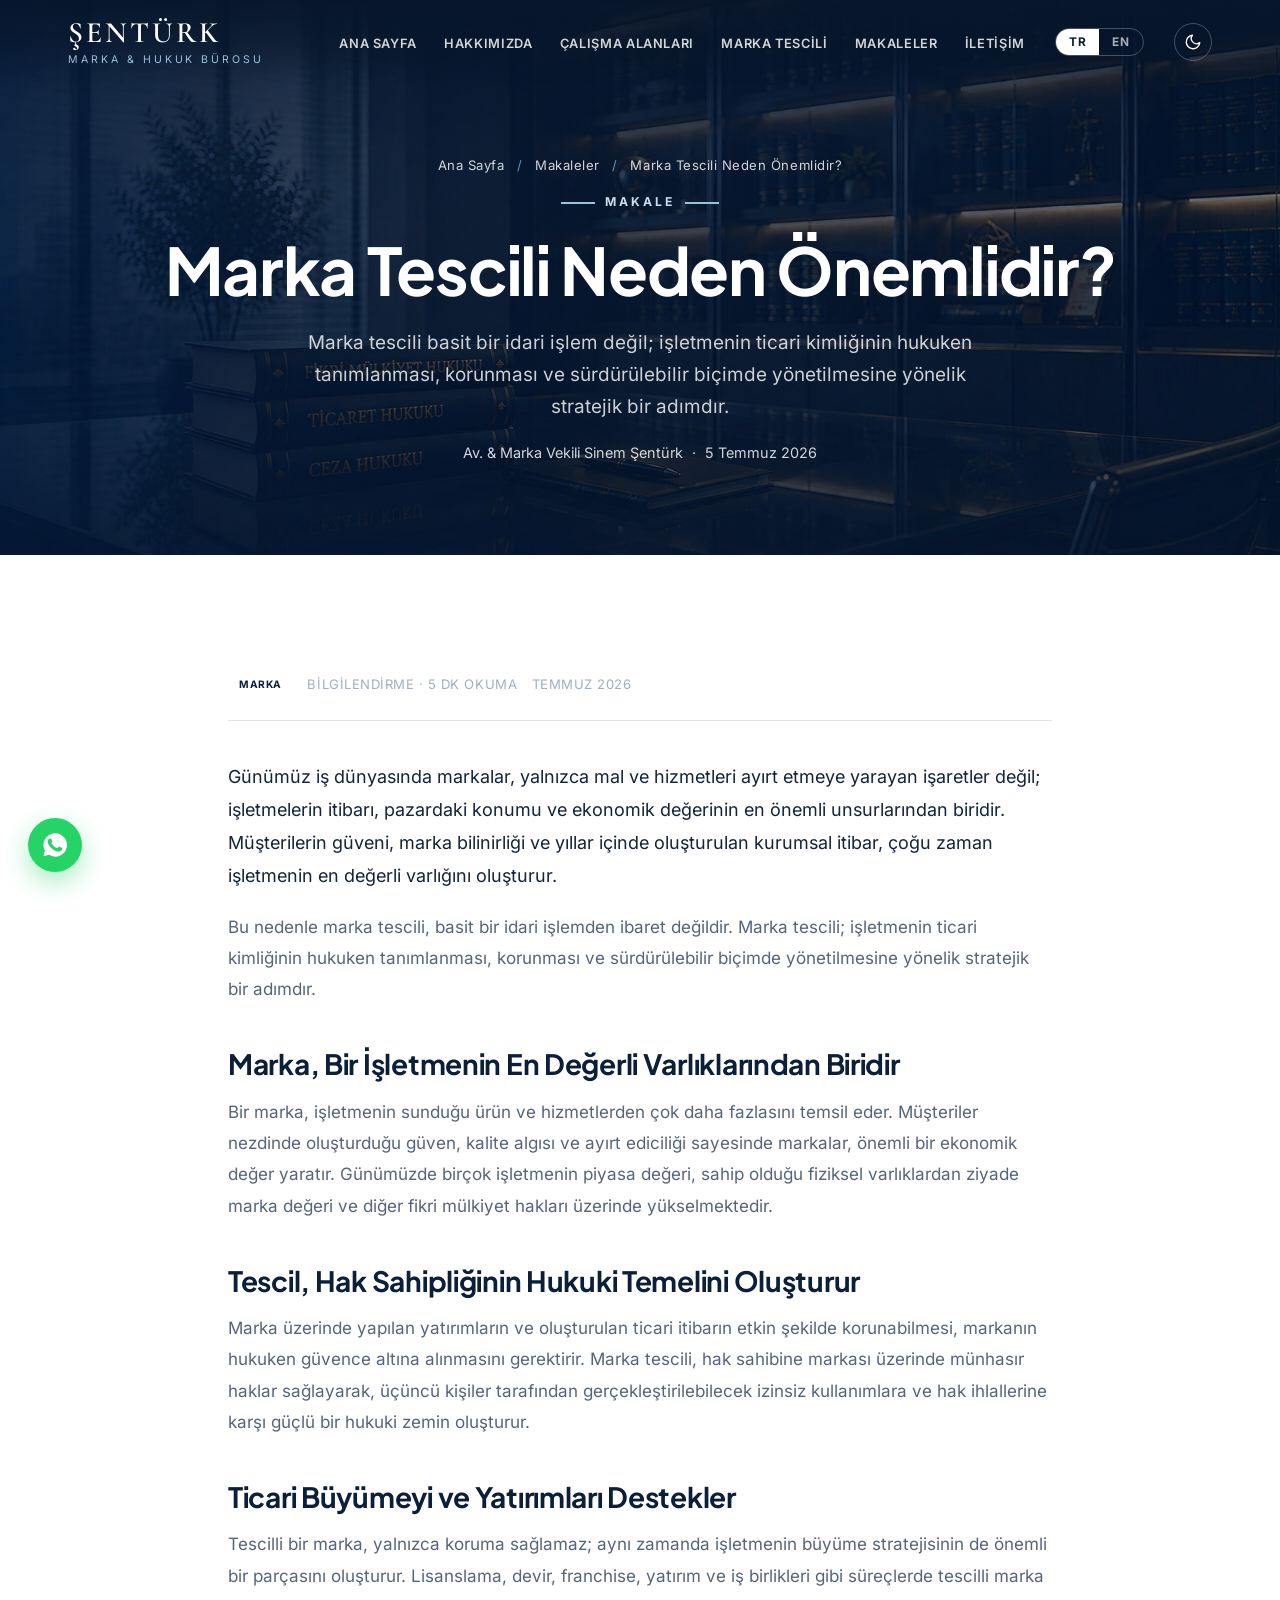
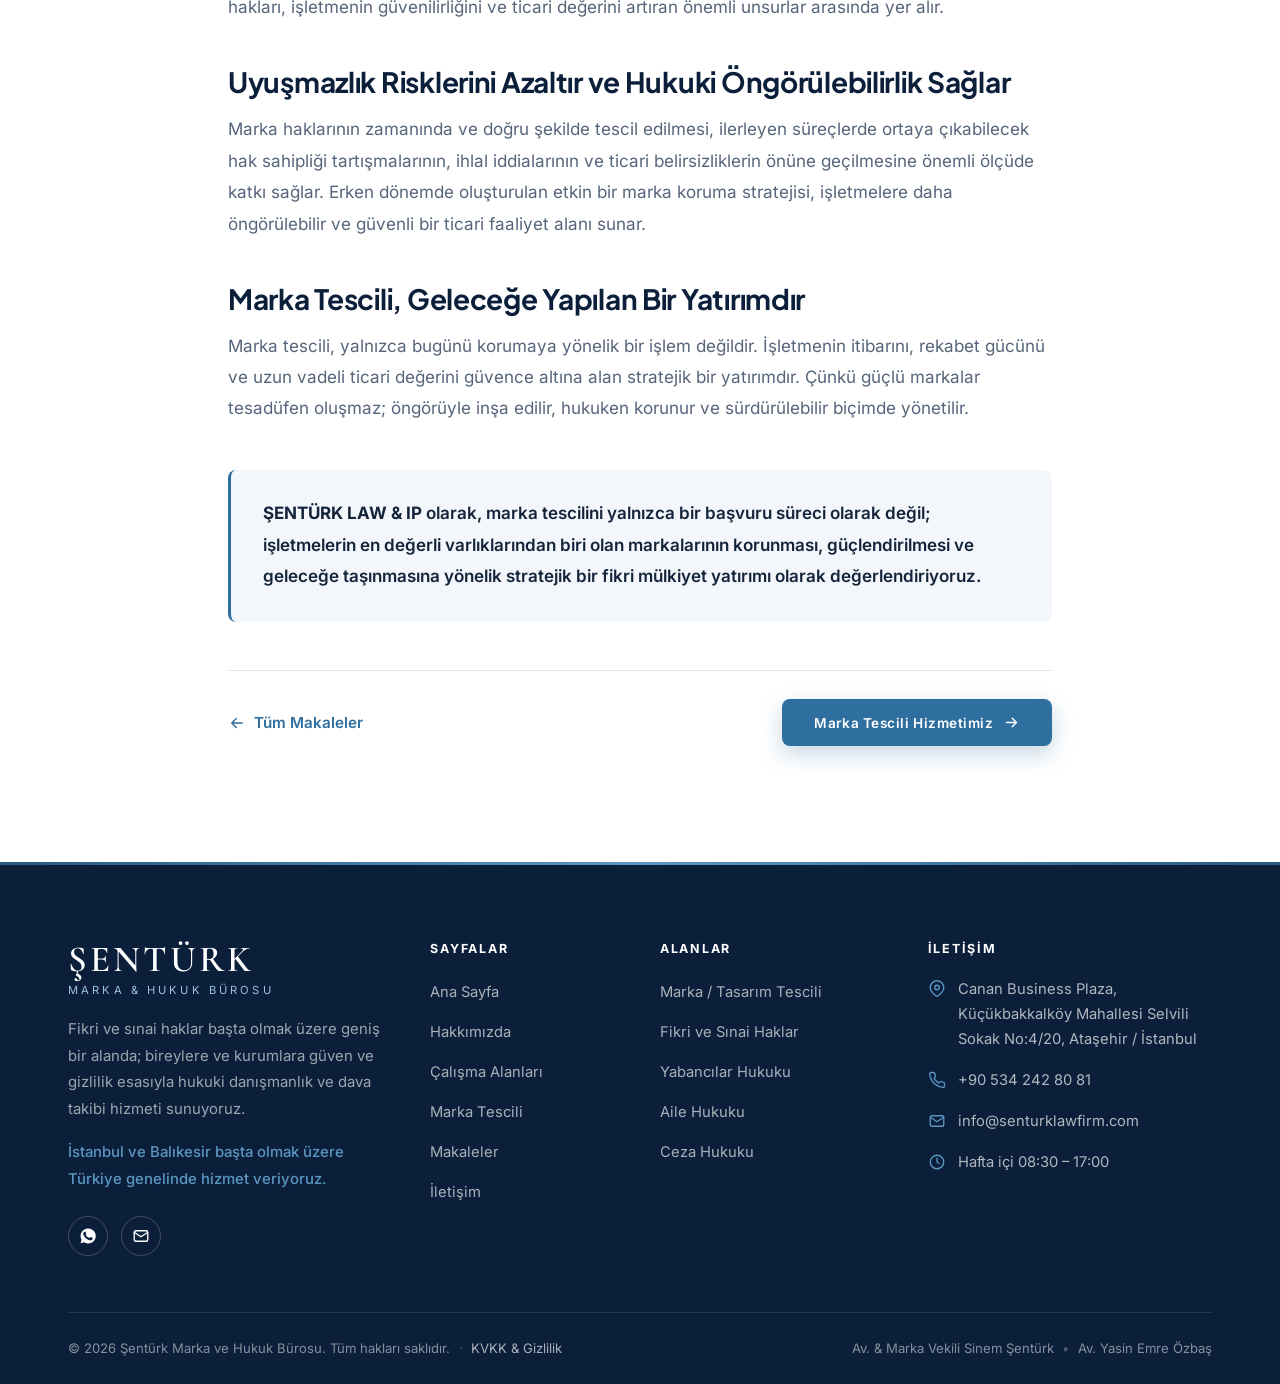
<file: makale-marka-tescili-neden-onemlidir.html>
<!DOCTYPE html>
<html lang="tr">
<head>
  <meta charset="UTF-8" />
  <meta name="viewport" content="width=device-width, initial-scale=1.0" />
  <title>Marka Tescili Neden Önemlidir? | Şentürk</title>
  <meta name="description" content="Marka tescili yalnızca idari bir işlem değildir: ticari kimliğinizi hukuken tanımlar, korur ve devredilebilir bir değere dönüştürür. Gerekçeleri yazımızda." />
  <link rel="canonical" href="https://senturklawfirm.com/makale-marka-tescili-neden-onemlidir.html" />
  <meta property="og:type" content="article" />
  <meta property="og:site_name" content="Şentürk Marka ve Hukuk Bürosu" />
  <meta property="og:locale" content="tr_TR" />
  <meta property="og:url" content="https://senturklawfirm.com/makale-marka-tescili-neden-onemlidir.html" />
  <meta property="og:title" content="Marka Tescili Neden Önemlidir? | Şentürk" />
  <meta property="og:description" content="Marka tescili yalnızca idari bir işlem değildir: ticari kimliğinizi hukuken tanımlar, korur ve devredilebilir bir değere dönüştürür. Gerekçeleri yazımızda." />
  <meta property="og:image" content="https://senturklawfirm.com/assets/og-paylasim-1200x630.jpg" />
  <meta name="twitter:card" content="summary_large_image" />
  <meta name="twitter:title" content="Marka Tescili Neden Önemlidir? | Şentürk" />
  <meta name="twitter:description" content="Marka tescili yalnızca idari bir işlem değildir: ticari kimliğinizi hukuken tanımlar, korur ve devredilebilir bir değere dönüştürür. Gerekçeleri yazımızda." />
  <meta name="twitter:image" content="https://senturklawfirm.com/assets/og-paylasim-1200x630.jpg" />
  <script type="application/ld+json">
  {
  "@context": "https://schema.org",
  "@type": "BlogPosting",
  "headline": "Marka Tescili Neden Önemlidir?",
  "inLanguage": "tr",
  "datePublished": "2026-07-05",
  "author": {
    "@type": "Person",
    "name": "Av. & Marka Vekili Sinem Şentürk",
    "jobTitle": "Avukat & Marka Vekili",
    "worksFor": {
      "@id": "https://senturklawfirm.com/#kurum"
    },
    "url": "https://senturklawfirm.com/hakkinda.html"
  },
  "publisher": {
    "@type": "Organization",
    "name": "Şentürk Marka ve Hukuk Bürosu",
    "@id": "https://senturklawfirm.com/#kurum",
    "logo": {
      "@type": "ImageObject",
      "url": "https://senturklawfirm.com/assets/logo/e5-icon-dark.svg"
    }
  },
  "mainEntityOfPage": "https://senturklawfirm.com/makale-marka-tescili-neden-onemlidir.html",
  "image": "https://senturklawfirm.com/assets/alanlar/alan-fikri-sinai.jpg",
  "dateModified": "2026-07-05"
}
  </script>
  <script>try{var t=localStorage.getItem('ssh-theme')||((window.matchMedia&&matchMedia('(prefers-color-scheme:dark)').matches)?'dark':'light');document.documentElement.setAttribute('data-theme',t);}catch(e){}</script>
  <link rel="stylesheet" href="css/style.css" />
  <link rel="preload" as="image" href="assets/hero/hero-makaleler-1600.jpg" imagesrcset="assets/hero/hero-makaleler-960.jpg 960w, assets/hero/hero-makaleler-1600.jpg 1600w" imagesizes="100vw" fetchpriority="high" />
  <link rel="icon" href="assets/logo/e5-icon-dark.svg" />
  <script type="application/ld+json">
{
  "@context": "https://schema.org",
  "@type": "BreadcrumbList",
  "itemListElement": [
    {
      "@type": "ListItem",
      "position": 1,
      "name": "Ana Sayfa",
      "item": "https://senturklawfirm.com/"
    },
    {
      "@type": "ListItem",
      "position": 2,
      "name": "Makaleler",
      "item": "https://senturklawfirm.com/makaleler.html"
    },
    {
      "@type": "ListItem",
      "position": 3,
      "name": "Marka Tescili Neden Önemlidir?",
      "item": "https://senturklawfirm.com/makale-marka-tescili-neden-onemlidir.html"
    }
  ]
}
  </script>
  <meta property="og:image:width" content="1200" />
  <meta property="og:image:height" content="630" />
  <meta property="og:image:alt" content="Şentürk Marka ve Hukuk Bürosu — İstanbul Ataşehir" />
</head>
<body>

  <a href="#main-content" class="skip-link" style="position:absolute;width:1px;height:1px;padding:0;margin:-1px;overflow:hidden;clip:rect(0,0,0,0);border:0;"><span data-lang-tr>İçeriğe geç</span><span data-lang-en>Skip to content</span></a>

  <header class="header">
    <div class="container">
      <a href="./" class="logo">
        <span class="logo-text">
          <span class="logo-name">Şentürk</span>
          <span class="logo-sub" data-lang-tr>Marka &amp; Hukuk Bürosu</span><span class="logo-sub" data-lang-en>Law &amp; IP</span>
        </span>
      </a>
      <nav class="nav">
        <ul class="nav-links">
          <li><a href="./"><span data-lang-tr>Ana Sayfa</span><span data-lang-en>Home</span></a></li>
          <li><a href="hakkinda.html"><span data-lang-tr>Hakkımızda</span><span data-lang-en>About Us</span></a></li>
          <li><a href="calisma-alanlari.html"><span data-lang-tr>Çalışma Alanları</span><span data-lang-en>Practice Areas</span></a></li>
          <li><a href="marka-tescili.html"><span data-lang-tr>Marka Tescili</span><span data-lang-en>Trademark</span></a></li>
          <li><a href="makaleler.html"><span data-lang-tr>Makaleler</span><span data-lang-en>Articles</span></a></li>
          <li><a href="iletisim.html"><span data-lang-tr>İletişim</span><span data-lang-en>Contact</span></a></li>
        </ul>
        <div class="lang-switch" role="group" aria-label="Dil seçimi / Language">
          <button type="button" data-lang="tr" class="active" aria-label="Türkçe">TR</button>
          <button type="button" data-lang="en" aria-label="English">EN</button>
        </div>
        <button type="button" class="theme-toggle" aria-label="Koyu / açık tema" aria-pressed="false" title="Koyu / açık tema">
          <svg class="icon-moon" viewBox="0 0 24 24" fill="none" stroke="currentColor" stroke-width="1.8" aria-hidden="true"><path d="M21 12.8A9 9 0 1111.2 3a7 7 0 009.8 9.8z" stroke-linecap="round" stroke-linejoin="round"/></svg>
          <svg class="icon-sun" viewBox="0 0 24 24" fill="none" stroke="currentColor" stroke-width="1.8" aria-hidden="true"><circle cx="12" cy="12" r="4"/><path d="M12 2v2M12 20v2M4 12H2M22 12h-2M5 5l1.4 1.4M17.6 17.6L19 19M19 5l-1.4 1.4M6.4 17.6L5 19" stroke-linecap="round"/></svg>
        </button>
        <button class="nav-toggle" aria-label="Menü"><span></span><span></span><span></span></button>
      </nav>
    </div>
  </header>

  <main id="main-content" tabindex="-1">

  <section class="page-hero page-hero--photo" style="--hero-pos: 50% 55%; --hero-pos-m: 60% 50%">
    <div class="hero-bg"><img class="hero-photo" src="assets/hero/hero-makaleler-1600.jpg" srcset="assets/hero/hero-makaleler-960.jpg 960w, assets/hero/hero-makaleler-1600.jpg 1600w" sizes="100vw" width="1600" height="686" alt="" fetchpriority="high" decoding="async" /></div>
    <div class="container">
      <div class="breadcrumb">
        <a href="./"><span data-lang-tr>Ana Sayfa</span><span data-lang-en>Home</span></a>
        <span class="sep">/</span>
        <a href="makaleler.html"><span data-lang-tr>Makaleler</span><span data-lang-en>Articles</span></a>
        <span class="sep">/</span>
        <span data-lang-tr>Marka Tescili Neden Önemlidir?</span><span data-lang-en>Why Is Trademark Registration Important?</span>
      </div>
      <span class="eyebrow center" style="margin-top:1rem;justify-content:center" data-lang-tr>Makale</span>
      <span class="eyebrow center" style="margin-top:1rem;justify-content:center" data-lang-en>Article</span>
      <h1><span data-lang-tr>Marka Tescili Neden Önemlidir?</span><span data-lang-en>Why Is Trademark Registration Important?</span></h1>
      <p class="lead" data-lang-tr>Marka tescili basit bir idari işlem değil; işletmenin ticari kimliğinin hukuken tanımlanması, korunması ve sürdürülebilir biçimde yönetilmesine yönelik stratejik bir adımdır.</p>
      <p class="lead" data-lang-en>Trademark registration is not a simple administrative step; it is a strategic move to legally define, protect and sustainably manage a business's commercial identity.</p>
      <p class="article-byline">
        <span data-lang-tr>Av. &amp; Marka Vekili Sinem Şentürk</span><span data-lang-en>Av. &amp; Trademark Attorney Sinem Şentürk</span>
        <span class="fb-dot" aria-hidden="true">·</span>
        <time datetime="2026-07-05"><span data-lang-tr>5 Temmuz 2026</span><span data-lang-en>5 July 2026</span></time>
      </p>
    </div>
  </section>

  <section class="section section-cream">
    <div class="container narrow">
      <article class="article-page reveal">

        <div class="article-meta-row" data-lang-tr>
          <span class="article-tag">Marka</span>
          <span>Bilgilendirme · 5 dk okuma</span>
          <span>Temmuz 2026</span>
        </div>
        <div class="article-meta-row" data-lang-en>
          <span class="article-tag">Trademark</span>
          <span>Insight · 5 min read</span>
          <span>July 2026</span>
        </div>

        <div data-lang-tr>
          <p class="article-intro">Günümüz iş dünyasında markalar, yalnızca mal ve hizmetleri ayırt etmeye yarayan işaretler değil; işletmelerin itibarı, pazardaki konumu ve ekonomik değerinin en önemli unsurlarından biridir. Müşterilerin güveni, marka bilinirliği ve yıllar içinde oluşturulan kurumsal itibar, çoğu zaman işletmenin en değerli varlığını oluşturur.</p>
          <p>Bu nedenle marka tescili, basit bir idari işlemden ibaret değildir. Marka tescili; işletmenin ticari kimliğinin hukuken tanımlanması, korunması ve sürdürülebilir biçimde yönetilmesine yönelik stratejik bir adımdır.</p>

          <h2>Marka, Bir İşletmenin En Değerli Varlıklarından Biridir</h2>
          <p>Bir marka, işletmenin sunduğu ürün ve hizmetlerden çok daha fazlasını temsil eder. Müşteriler nezdinde oluşturduğu güven, kalite algısı ve ayırt ediciliği sayesinde markalar, önemli bir ekonomik değer yaratır. Günümüzde birçok işletmenin piyasa değeri, sahip olduğu fiziksel varlıklardan ziyade marka değeri ve diğer fikri mülkiyet hakları üzerinde yükselmektedir.</p>

          <h2>Tescil, Hak Sahipliğinin Hukuki Temelini Oluşturur</h2>
          <p>Marka üzerinde yapılan yatırımların ve oluşturulan ticari itibarın etkin şekilde korunabilmesi, markanın hukuken güvence altına alınmasını gerektirir. Marka tescili, hak sahibine markası üzerinde münhasır haklar sağlayarak, üçüncü kişiler tarafından gerçekleştirilebilecek izinsiz kullanımlara ve hak ihlallerine karşı güçlü bir hukuki zemin oluşturur.</p>

          <h2>Ticari Büyümeyi ve Yatırımları Destekler</h2>
          <p>Tescilli bir marka, yalnızca koruma sağlamaz; aynı zamanda işletmenin büyüme stratejisinin de önemli bir parçasını oluşturur. Lisanslama, devir, franchise, yatırım ve iş birlikleri gibi süreçlerde tescilli marka hakları, işletmenin güvenilirliğini ve ticari değerini artıran önemli unsurlar arasında yer alır.</p>

          <h2>Uyuşmazlık Risklerini Azaltır ve Hukuki Öngörülebilirlik Sağlar</h2>
          <p>Marka haklarının zamanında ve doğru şekilde tescil edilmesi, ilerleyen süreçlerde ortaya çıkabilecek hak sahipliği tartışmalarının, ihlal iddialarının ve ticari belirsizliklerin önüne geçilmesine önemli ölçüde katkı sağlar. Erken dönemde oluşturulan etkin bir marka koruma stratejisi, işletmelere daha öngörülebilir ve güvenli bir ticari faaliyet alanı sunar.</p>

          <h2>Marka Tescili, Geleceğe Yapılan Bir Yatırımdır</h2>
          <p>Marka tescili, yalnızca bugünü korumaya yönelik bir işlem değildir. İşletmenin itibarını, rekabet gücünü ve uzun vadeli ticari değerini güvence altına alan stratejik bir yatırımdır. Çünkü güçlü markalar tesadüfen oluşmaz; öngörüyle inşa edilir, hukuken korunur ve sürdürülebilir biçimde yönetilir.</p>

          <div class="article-closing">
            <p><strong>ŞENTÜRK LAW &amp; IP</strong> olarak, marka tescilini yalnızca bir başvuru süreci olarak değil; işletmelerin en değerli varlıklarından biri olan markalarının korunması, güçlendirilmesi ve geleceğe taşınmasına yönelik stratejik bir fikri mülkiyet yatırımı olarak değerlendiriyoruz.</p>
          </div>
        </div>

        <div data-lang-en>
          <p class="article-intro">In today's business world, trademarks are far more than signs that distinguish goods and services; they are among the most important elements of a business's reputation, market position and economic value. Customer trust, brand recognition and the corporate reputation built over years often constitute a company's most valuable asset.</p>
          <p>For this reason, trademark registration is not merely an administrative formality. It is a strategic step towards legally defining, protecting and sustainably managing the commercial identity of a business.</p>

          <h2>A Trademark Is One of a Business's Most Valuable Assets</h2>
          <p>A trademark represents much more than the products and services a business offers. Through the trust, perception of quality and distinctiveness it creates in the eyes of customers, a trademark generates significant economic value. Today, the market value of many businesses rests on their brand value and other intellectual property rights rather than on their physical assets.</p>

          <h2>Registration Establishes the Legal Foundation of Ownership</h2>
          <p>Effectively protecting the investments made in a brand and the commercial reputation it has built requires securing the trademark legally. Trademark registration grants the owner exclusive rights over the mark, creating a strong legal basis against unauthorized use and infringement by third parties.</p>

          <h2>It Supports Commercial Growth and Investment</h2>
          <p>A registered trademark does not only provide protection; it also forms an important part of a business's growth strategy. In processes such as licensing, assignment, franchising, investment and partnerships, registered trademark rights are among the key elements that enhance a company's credibility and commercial value.</p>

          <h2>It Reduces Dispute Risks and Provides Legal Predictability</h2>
          <p>Registering trademark rights in a timely and correct manner significantly helps prevent ownership disputes, infringement claims and commercial uncertainties that may arise later on. An effective brand protection strategy established at an early stage offers businesses a more predictable and secure commercial environment.</p>

          <h2>Trademark Registration Is an Investment in the Future</h2>
          <p>Trademark registration is not only about protecting the present. It is a strategic investment that secures a business's reputation, competitiveness and long-term commercial value. Strong brands do not emerge by chance; they are built with foresight, protected by law and managed sustainably.</p>

          <div class="article-closing">
            <p>At <strong>ŞENTÜRK LAW &amp; IP</strong>, we regard trademark registration not merely as an application process, but as a strategic intellectual property investment in protecting, strengthening and carrying into the future one of a business's most valuable assets — its brand.</p>
          </div>
        </div>

        <div class="article-nav-bottom">
          <a href="makaleler.html" class="article-back">
            <svg viewBox="0 0 24 24" fill="none" stroke="currentColor" stroke-width="2"><path d="M19 12H5M11 18l-6-6 6-6" stroke-linecap="round" stroke-linejoin="round"/></svg>
            <span data-lang-tr>Tüm Makaleler</span><span data-lang-en>All Articles</span>
          </a>
          <a href="marka-tescili.html" class="btn btn-primary">
            <span data-lang-tr>Marka Tescili Hizmetimiz</span><span data-lang-en>Our Trademark Services</span>
            <svg viewBox="0 0 24 24" fill="none" stroke="currentColor" stroke-width="2"><path d="M5 12h14M13 6l6 6-6 6" stroke-linecap="round" stroke-linejoin="round"/></svg>
          </a>
        </div>

      </article>
    </div>
  </section>

  </main>

  <footer class="footer">
    <div class="container">
      <div class="footer-grid">
        <div class="footer-about">
          <a href="./" class="logo">
        <span class="logo-text">
          <span class="logo-name">Şentürk</span>
          <span class="logo-sub" data-lang-tr>Marka &amp; Hukuk Bürosu</span><span class="logo-sub" data-lang-en>Law &amp; IP</span>
        </span>
      </a>
          <p data-lang-tr>Fikri ve sınai haklar başta olmak üzere geniş bir alanda; bireylere ve kurumlara güven ve gizlilik esasıyla hukuki danışmanlık ve dava takibi hizmeti sunuyoruz.</p>
          <p data-lang-en>Led by intellectual property and across a broad range of fields, we provide legal counsel and litigation services to individuals and institutions, based on trust and confidentiality.</p>
          <p class="footer-region" data-lang-tr>İstanbul ve Balıkesir başta olmak üzere Türkiye genelinde hizmet veriyoruz.</p>
          <p class="footer-region" data-lang-en>Serving across Türkiye, primarily in İstanbul and Balıkesir.</p>
          <div class="footer-social">
            <a href="https://wa.me/905342428081" target="_blank" rel="noopener" aria-label="WhatsApp"><svg viewBox="0 0 24 24" fill="currentColor"><path d="M12 2a10 10 0 00-8.6 15l-1.3 4.7 4.8-1.3A10 10 0 1012 2zm5.8 14.2c-.2.7-1.4 1.3-2 1.4-.5.1-1.2.1-1.9-.1-.4-.1-1-.3-1.8-.6-3-1.3-5-4.4-5.2-4.6-.1-.2-1.2-1.6-1.2-3 0-1.5.8-2.2 1-2.5.3-.3.6-.4.8-.4h.6c.2 0 .4 0 .7.5l.8 2c.1.2.1.4 0 .5l-.4.6c-.2.2-.3.4-.1.7.2.3.9 1.4 1.9 2.3 1.3 1.1 2.3 1.5 2.6 1.6.3.1.5.1.7-.1l.8-1c.2-.2.4-.2.6-.1l2 1c.3.1.4.2.5.3.1.2.1.7-.1 1.4z"/></svg></a>
            <a href="mailto:info@senturklawfirm.com" aria-label="E-posta"><svg viewBox="0 0 24 24" fill="none" stroke="currentColor" stroke-width="1.8"><rect x="3" y="5" width="18" height="14" rx="2"/><path d="M3 7l9 6 9-6" stroke-linecap="round" stroke-linejoin="round"/></svg></a>
          </div>
        </div>
        <div>
          <h4 data-lang-tr>Sayfalar</h4><h4 data-lang-en>Pages</h4>
          <ul class="footer-links">
            <li><a href="./"><span data-lang-tr>Ana Sayfa</span><span data-lang-en>Home</span></a></li>
            <li><a href="hakkinda.html"><span data-lang-tr>Hakkımızda</span><span data-lang-en>About Us</span></a></li>
            <li><a href="calisma-alanlari.html"><span data-lang-tr>Çalışma Alanları</span><span data-lang-en>Practice Areas</span></a></li>
            <li><a href="marka-tescili.html"><span data-lang-tr>Marka Tescili</span><span data-lang-en>Trademark</span></a></li>
            <li><a href="makaleler.html"><span data-lang-tr>Makaleler</span><span data-lang-en>Articles</span></a></li>
            <li><a href="iletisim.html"><span data-lang-tr>İletişim</span><span data-lang-en>Contact</span></a></li>
          </ul>
        </div>
        <div>
          <h4 data-lang-tr>Alanlar</h4><h4 data-lang-en>Areas</h4>
          <ul class="footer-links">
            <li><a href="marka-tescili.html"><span data-lang-tr>Marka / Tasarım Tescili</span><span data-lang-en>Trademark / Design</span></a></li>
            <li><a href="calisma-alanlari.html#fikri-sinai"><span data-lang-tr>Fikri ve Sınai Haklar</span><span data-lang-en>Intellectual Property</span></a></li>
            <li><a href="calisma-alanlari.html#yabancilar"><span data-lang-tr>Yabancılar Hukuku</span><span data-lang-en>Immigration Law</span></a></li>
            <li><a href="calisma-alanlari.html#aile"><span data-lang-tr>Aile Hukuku</span><span data-lang-en>Family Law</span></a></li>
            <li><a href="calisma-alanlari.html#ceza"><span data-lang-tr>Ceza Hukuku</span><span data-lang-en>Criminal Law</span></a></li>
          </ul>
        </div>
        <div>
          <h4 data-lang-tr>İletişim</h4><h4 data-lang-en>Contact</h4>
          <div class="footer-contact-item">
            <svg viewBox="0 0 24 24" fill="none" stroke="currentColor" stroke-width="1.8"><path d="M21 10c0 6-9 12-9 12s-9-6-9-12a9 9 0 0118 0z"/><circle cx="12" cy="10" r="3"/></svg>
            <span>Canan Business Plaza, Küçükbakkalköy Mahallesi Selvili Sokak No:4/20, Ataşehir / İstanbul</span>
          </div>
          <div class="footer-contact-item">
            <svg viewBox="0 0 24 24" fill="none" stroke="currentColor" stroke-width="1.8"><path d="M22 16.9v3a2 2 0 01-2.2 2 19.8 19.8 0 01-8.6-3 19.5 19.5 0 01-6-6 19.8 19.8 0 01-3-8.6A2 2 0 014.1 2h3a2 2 0 012 1.7c.1.9.3 1.8.6 2.6a2 2 0 01-.5 2.1L8.1 9.9a16 16 0 006 6l1.5-1.1a2 2 0 012.1-.5c.8.3 1.7.5 2.6.6a2 2 0 011.7 2z"/></svg>
            <a href="tel:+905342428081">+90 534 242 80 81</a>
          </div>
          <div class="footer-contact-item">
            <svg viewBox="0 0 24 24" fill="none" stroke="currentColor" stroke-width="1.8"><rect x="3" y="5" width="18" height="14" rx="2"/><path d="M3 7l9 6 9-6" stroke-linecap="round" stroke-linejoin="round"/></svg>
            <a href="mailto:info@senturklawfirm.com">info@senturklawfirm.com</a>
          </div>
          <div class="footer-contact-item">
            <svg viewBox="0 0 24 24" fill="none" stroke="currentColor" stroke-width="1.8"><circle cx="12" cy="12" r="9"/><path d="M12 7v5l3 2" stroke-linecap="round" stroke-linejoin="round"/></svg>
            <span data-lang-tr>Hafta içi 08:30 – 17:00</span><span data-lang-en>Weekdays 08:30 – 17:00</span>
          </div>
        </div>
      </div>
      <div class="footer-bottom">
        <span>© <span class="js-year">2026</span> Şentürk Marka ve Hukuk Bürosu. <span data-lang-tr>Tüm hakları saklıdır.</span><span data-lang-en>All rights reserved.</span>  <span class="fb-dot" aria-hidden="true">·</span> <a href="kvkk.html"><span data-lang-tr>KVKK &amp; Gizlilik</span><span data-lang-en>Privacy &amp; KVKK</span></a></span>
        <span data-lang-tr>Av. &amp; Marka Vekili Sinem Şentürk <span class="fb-dot" aria-hidden="true">•</span> Av. Yasin Emre Özbaş</span>
        <span data-lang-en>Av. &amp; Trademark Attorney Sinem Şentürk <span class="fb-dot" aria-hidden="true">•</span> Av. Yasin Emre Özbaş</span>
      </div>
    </div>
  </footer>

  <a href="https://wa.me/905342428081" target="_blank" rel="noopener" class="wa-float" aria-label="WhatsApp"><svg viewBox="0 0 24 24" fill="currentColor"><path d="M12 2a10 10 0 00-8.6 15l-1.3 4.7 4.8-1.3A10 10 0 1012 2zm5.8 14.2c-.2.7-1.4 1.3-2 1.4-.5.1-1.2.1-1.9-.1-.4-.1-1-.3-1.8-.6-3-1.3-5-4.4-5.2-4.6-.1-.2-1.2-1.6-1.2-3 0-1.5.8-2.2 1-2.5.3-.3.6-.4.8-.4h.6c.2 0 .4 0 .7.5l.8 2c.1.2.1.4 0 .5l-.4.6c-.2.2-.3.4-.1.7.2.3.9 1.4 1.9 2.3 1.3 1.1 2.3 1.5 2.6 1.6.3.1.5.1.7-.1l.8-1c.2-.2.4-.2.6-.1l2 1c.3.1.4.2.5.3.1.2.1.7-.1 1.4z"/></svg></a>
  <button type="button" class="to-top" aria-label="Yukarı çık"><svg viewBox="0 0 24 24" fill="none" stroke="currentColor" stroke-width="2"><path d="M12 19V5M5 12l7-7 7 7" stroke-linecap="round" stroke-linejoin="round"/></svg></button>
  <script src="js/main.js"></script>
  <!-- Cloudflare Web Analytics --><script type='module' src='https://static.cloudflareinsights.com/beacon.min.js' data-cf-beacon='{"token": "5bd8644b86e44a5d8f297547f7c41bef"}'></script><!-- End Cloudflare Web Analytics -->
</body>
</html>
</file>
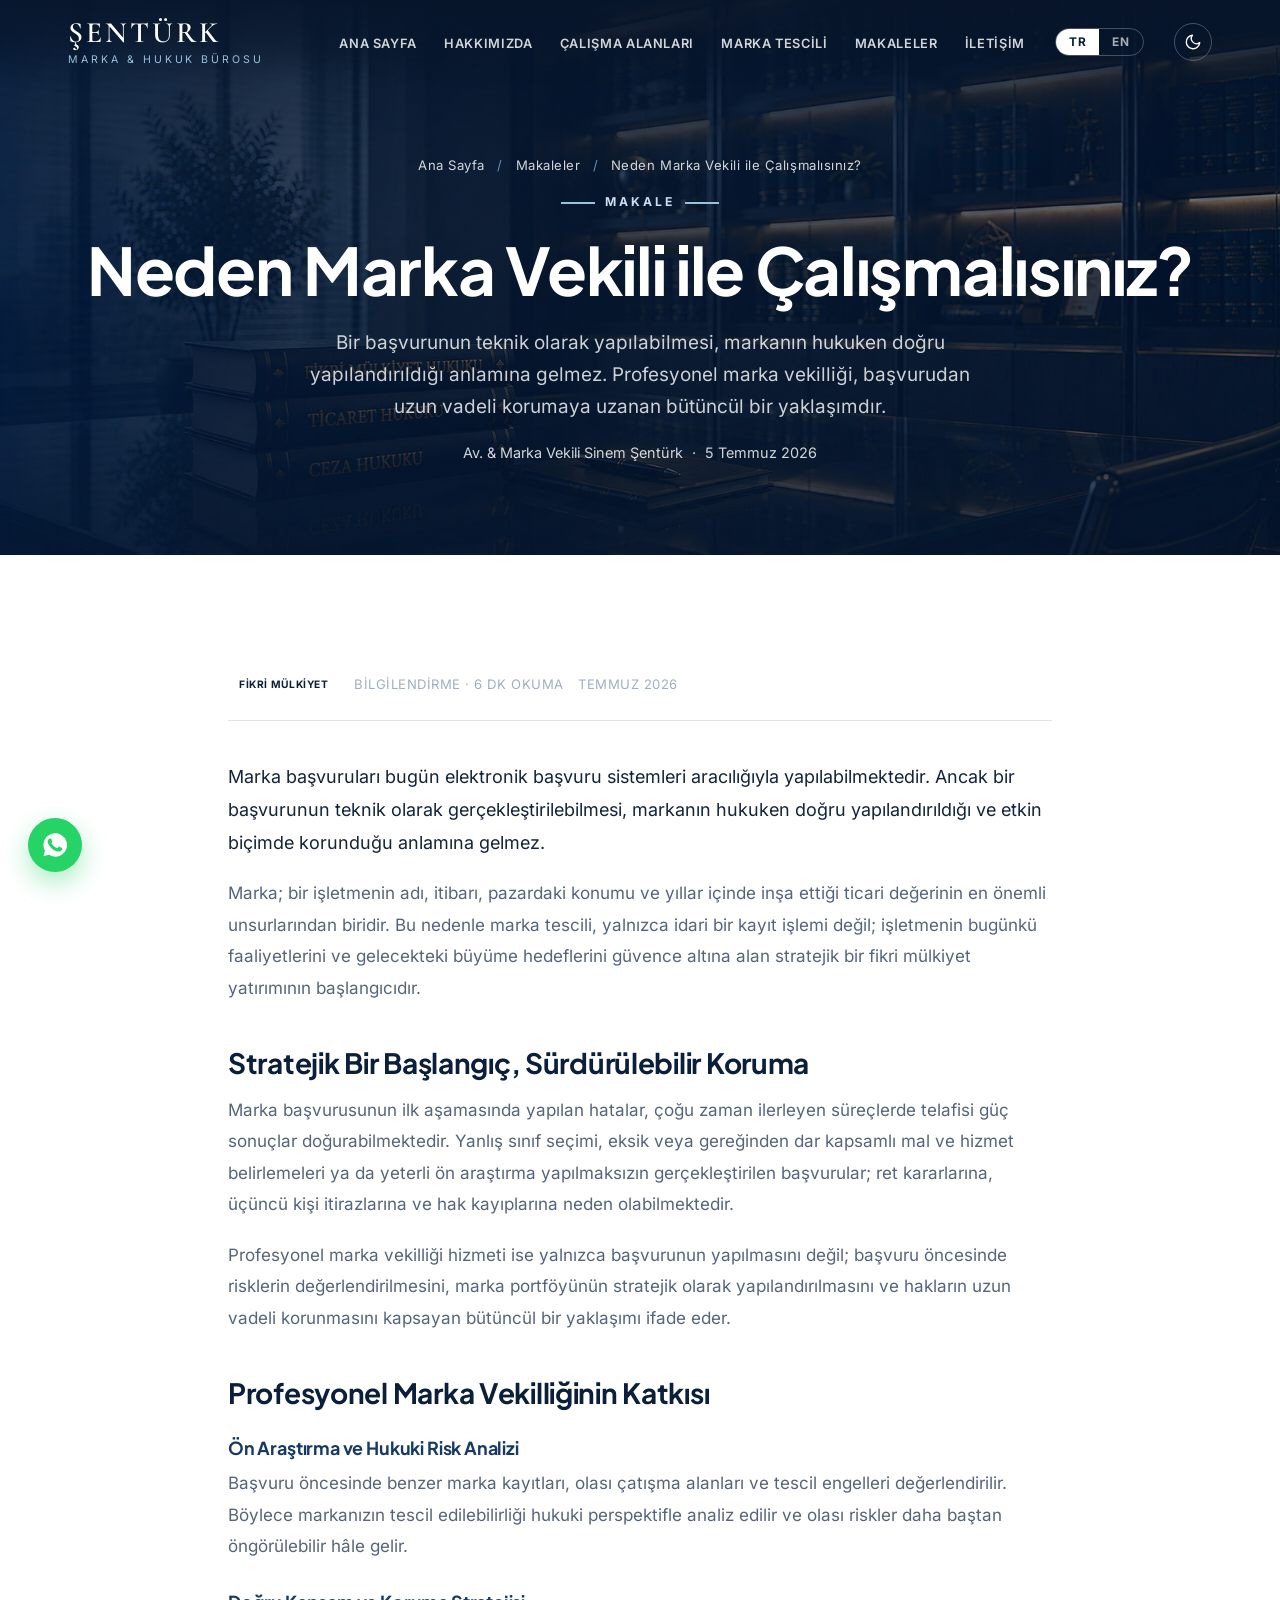
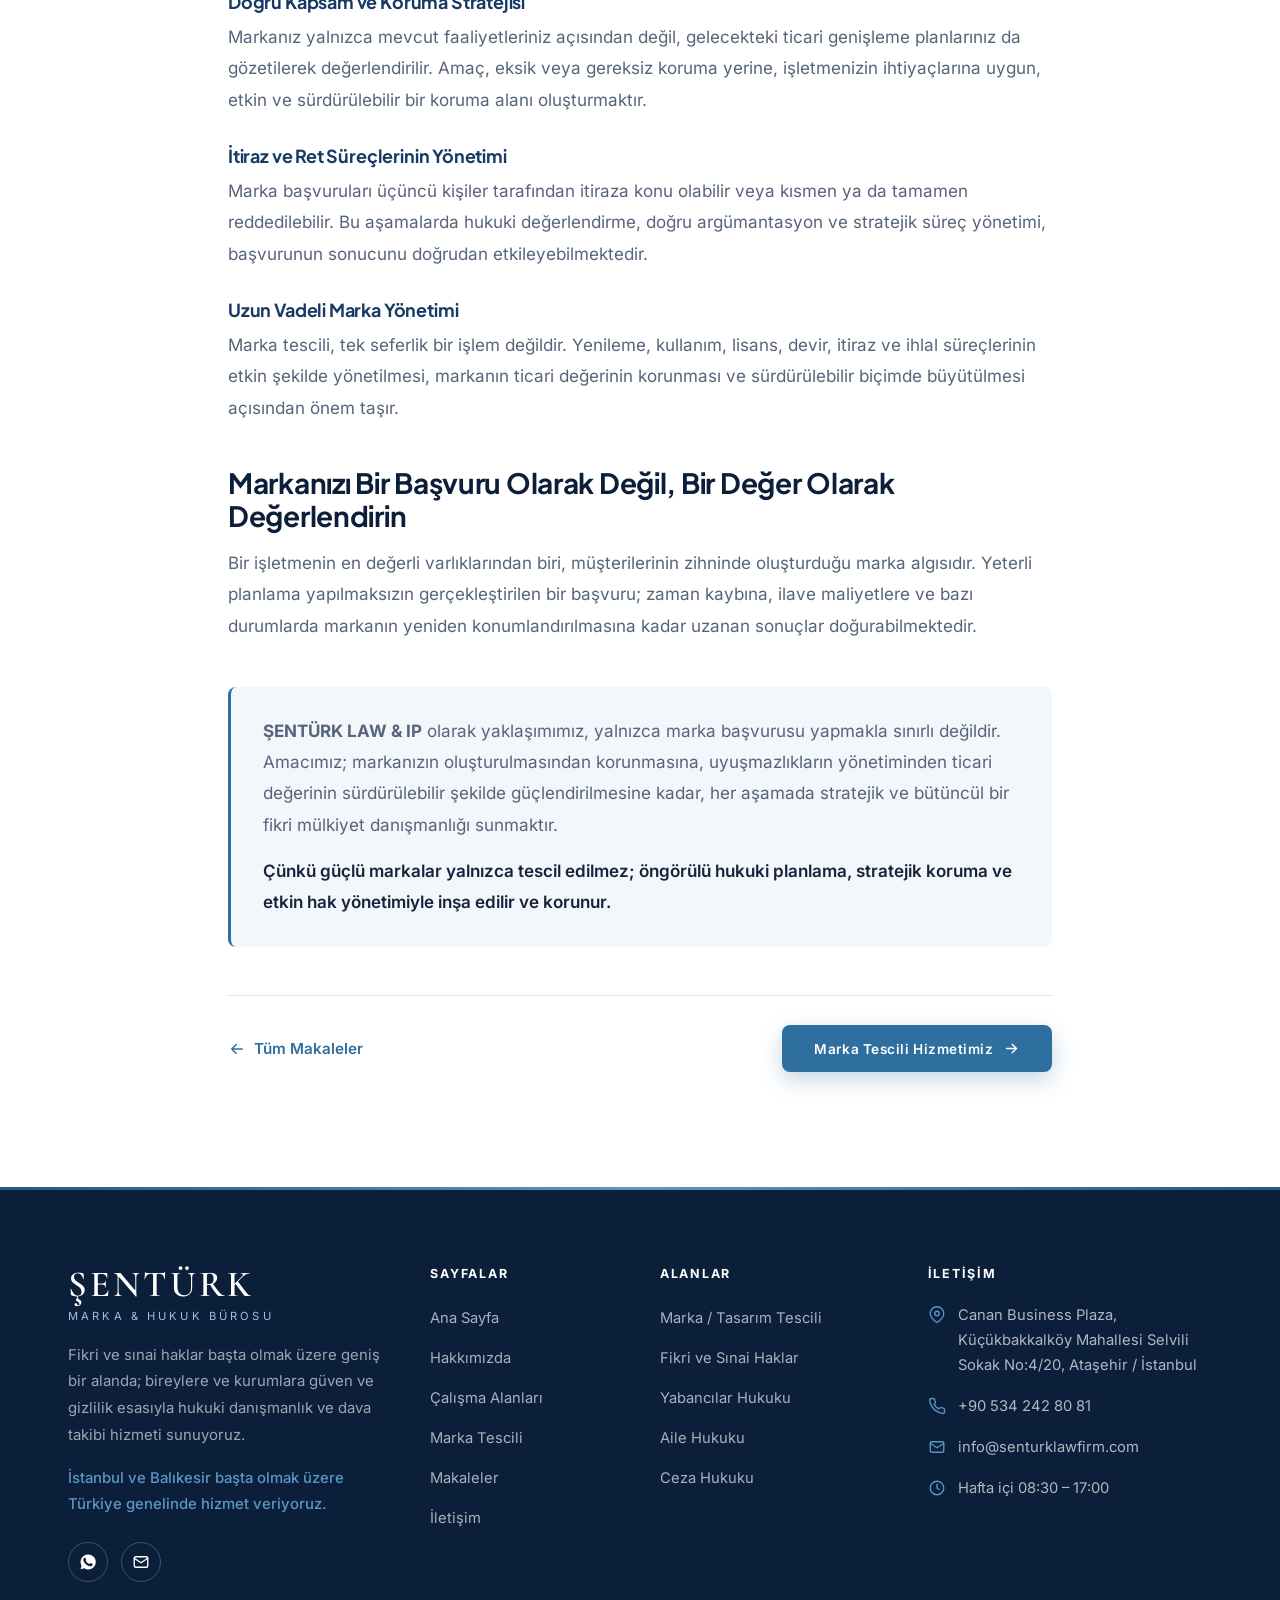
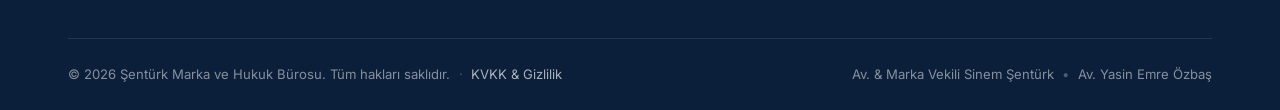
<file: makale-neden-marka-vekili-ile-calismalisiniz.html>
<!DOCTYPE html>
<html lang="tr">
<head>
  <meta charset="UTF-8" />
  <meta name="viewport" content="width=device-width, initial-scale=1.0" />
  <title>Neden Marka Vekili ile Çalışmalısınız? | Şentürk</title>
  <meta name="description" content="Marka başvurusunu herkes yapabilir; ancak ön araştırma, doğru sınıf kapsamı ve itiraz süreçleri uzmanlık ister. Vekille çalışmanın farkını anlatıyoruz." />
  <link rel="canonical" href="https://senturklawfirm.com/makale-neden-marka-vekili-ile-calismalisiniz.html" />
  <meta property="og:type" content="article" />
  <meta property="og:site_name" content="Şentürk Marka ve Hukuk Bürosu" />
  <meta property="og:locale" content="tr_TR" />
  <meta property="og:url" content="https://senturklawfirm.com/makale-neden-marka-vekili-ile-calismalisiniz.html" />
  <meta property="og:title" content="Neden Marka Vekili ile Çalışmalısınız? | Şentürk" />
  <meta property="og:description" content="Marka başvurusunu herkes yapabilir; ancak ön araştırma, doğru sınıf kapsamı ve itiraz süreçleri uzmanlık ister. Vekille çalışmanın farkını anlatıyoruz." />
  <meta property="og:image" content="https://senturklawfirm.com/assets/og-paylasim-1200x630.jpg" />
  <meta name="twitter:card" content="summary_large_image" />
  <meta name="twitter:title" content="Neden Marka Vekili ile Çalışmalısınız? | Şentürk" />
  <meta name="twitter:description" content="Marka başvurusunu herkes yapabilir; ancak ön araştırma, doğru sınıf kapsamı ve itiraz süreçleri uzmanlık ister. Vekille çalışmanın farkını anlatıyoruz." />
  <meta name="twitter:image" content="https://senturklawfirm.com/assets/og-paylasim-1200x630.jpg" />
  <script type="application/ld+json">
  {
  "@context": "https://schema.org",
  "@type": "BlogPosting",
  "headline": "Neden Marka Vekili ile Çalışmalısınız?",
  "inLanguage": "tr",
  "datePublished": "2026-07-05",
  "author": {
    "@type": "Person",
    "name": "Av. & Marka Vekili Sinem Şentürk",
    "jobTitle": "Avukat & Marka Vekili",
    "worksFor": {
      "@id": "https://senturklawfirm.com/#kurum"
    },
    "url": "https://senturklawfirm.com/hakkinda.html"
  },
  "publisher": {
    "@type": "Organization",
    "name": "Şentürk Marka ve Hukuk Bürosu",
    "@id": "https://senturklawfirm.com/#kurum",
    "logo": {
      "@type": "ImageObject",
      "url": "https://senturklawfirm.com/assets/logo/e5-icon-dark.svg"
    }
  },
  "mainEntityOfPage": "https://senturklawfirm.com/makale-neden-marka-vekili-ile-calismalisiniz.html",
  "image": "https://senturklawfirm.com/assets/hero/hero-marka-tescili-1600.jpg",
  "dateModified": "2026-07-05"
}
  </script>
  <script>try{var t=localStorage.getItem('ssh-theme')||((window.matchMedia&&matchMedia('(prefers-color-scheme:dark)').matches)?'dark':'light');document.documentElement.setAttribute('data-theme',t);}catch(e){}</script>
  <link rel="stylesheet" href="css/style.css" />
  <link rel="preload" as="image" href="assets/hero/hero-makaleler-1600.jpg" imagesrcset="assets/hero/hero-makaleler-960.jpg 960w, assets/hero/hero-makaleler-1600.jpg 1600w" imagesizes="100vw" fetchpriority="high" />
  <link rel="icon" href="assets/logo/e5-icon-dark.svg" />
  <script type="application/ld+json">
{
  "@context": "https://schema.org",
  "@type": "BreadcrumbList",
  "itemListElement": [
    {
      "@type": "ListItem",
      "position": 1,
      "name": "Ana Sayfa",
      "item": "https://senturklawfirm.com/"
    },
    {
      "@type": "ListItem",
      "position": 2,
      "name": "Makaleler",
      "item": "https://senturklawfirm.com/makaleler.html"
    },
    {
      "@type": "ListItem",
      "position": 3,
      "name": "Neden Marka Vekili ile Çalışmalısınız?",
      "item": "https://senturklawfirm.com/makale-neden-marka-vekili-ile-calismalisiniz.html"
    }
  ]
}
  </script>
  <meta property="og:image:width" content="1200" />
  <meta property="og:image:height" content="630" />
  <meta property="og:image:alt" content="Şentürk Marka ve Hukuk Bürosu — İstanbul Ataşehir" />
</head>
<body>

  <a href="#main-content" class="skip-link" style="position:absolute;width:1px;height:1px;padding:0;margin:-1px;overflow:hidden;clip:rect(0,0,0,0);border:0;"><span data-lang-tr>İçeriğe geç</span><span data-lang-en>Skip to content</span></a>

  <header class="header">
    <div class="container">
      <a href="./" class="logo">
        <span class="logo-text">
          <span class="logo-name">Şentürk</span>
          <span class="logo-sub" data-lang-tr>Marka &amp; Hukuk Bürosu</span><span class="logo-sub" data-lang-en>Law &amp; IP</span>
        </span>
      </a>
      <nav class="nav">
        <ul class="nav-links">
          <li><a href="./"><span data-lang-tr>Ana Sayfa</span><span data-lang-en>Home</span></a></li>
          <li><a href="hakkinda.html"><span data-lang-tr>Hakkımızda</span><span data-lang-en>About Us</span></a></li>
          <li><a href="calisma-alanlari.html"><span data-lang-tr>Çalışma Alanları</span><span data-lang-en>Practice Areas</span></a></li>
          <li><a href="marka-tescili.html"><span data-lang-tr>Marka Tescili</span><span data-lang-en>Trademark</span></a></li>
          <li><a href="makaleler.html"><span data-lang-tr>Makaleler</span><span data-lang-en>Articles</span></a></li>
          <li><a href="iletisim.html"><span data-lang-tr>İletişim</span><span data-lang-en>Contact</span></a></li>
        </ul>
        <div class="lang-switch" role="group" aria-label="Dil seçimi / Language">
          <button type="button" data-lang="tr" class="active" aria-label="Türkçe">TR</button>
          <button type="button" data-lang="en" aria-label="English">EN</button>
        </div>
        <button type="button" class="theme-toggle" aria-label="Koyu / açık tema" aria-pressed="false" title="Koyu / açık tema">
          <svg class="icon-moon" viewBox="0 0 24 24" fill="none" stroke="currentColor" stroke-width="1.8" aria-hidden="true"><path d="M21 12.8A9 9 0 1111.2 3a7 7 0 009.8 9.8z" stroke-linecap="round" stroke-linejoin="round"/></svg>
          <svg class="icon-sun" viewBox="0 0 24 24" fill="none" stroke="currentColor" stroke-width="1.8" aria-hidden="true"><circle cx="12" cy="12" r="4"/><path d="M12 2v2M12 20v2M4 12H2M22 12h-2M5 5l1.4 1.4M17.6 17.6L19 19M19 5l-1.4 1.4M6.4 17.6L5 19" stroke-linecap="round"/></svg>
        </button>
        <button class="nav-toggle" aria-label="Menü"><span></span><span></span><span></span></button>
      </nav>
    </div>
  </header>

  <main id="main-content" tabindex="-1">

  <section class="page-hero page-hero--photo" style="--hero-pos: 50% 55%; --hero-pos-m: 60% 50%">
    <div class="hero-bg"><img class="hero-photo" src="assets/hero/hero-makaleler-1600.jpg" srcset="assets/hero/hero-makaleler-960.jpg 960w, assets/hero/hero-makaleler-1600.jpg 1600w" sizes="100vw" width="1600" height="686" alt="" fetchpriority="high" decoding="async" /></div>
    <div class="container">
      <div class="breadcrumb">
        <a href="./"><span data-lang-tr>Ana Sayfa</span><span data-lang-en>Home</span></a>
        <span class="sep">/</span>
        <a href="makaleler.html"><span data-lang-tr>Makaleler</span><span data-lang-en>Articles</span></a>
        <span class="sep">/</span>
        <span data-lang-tr>Neden Marka Vekili ile Çalışmalısınız?</span><span data-lang-en>Why Work With a Trademark Attorney?</span>
      </div>
      <span class="eyebrow center" style="margin-top:1rem;justify-content:center" data-lang-tr>Makale</span>
      <span class="eyebrow center" style="margin-top:1rem;justify-content:center" data-lang-en>Article</span>
      <h1><span data-lang-tr>Neden Marka Vekili ile Çalışmalısınız?</span><span data-lang-en>Why Work With a Trademark Attorney?</span></h1>
      <p class="lead" data-lang-tr>Bir başvurunun teknik olarak yapılabilmesi, markanın hukuken doğru yapılandırıldığı anlamına gelmez. Profesyonel marka vekilliği, başvurudan uzun vadeli korumaya uzanan bütüncül bir yaklaşımdır.</p>
      <p class="lead" data-lang-en>Being able to file an application does not mean the trademark is legally well structured. Professional trademark counsel is a holistic approach from filing to long-term protection.</p>
      <p class="article-byline">
        <span data-lang-tr>Av. &amp; Marka Vekili Sinem Şentürk</span><span data-lang-en>Av. &amp; Trademark Attorney Sinem Şentürk</span>
        <span class="fb-dot" aria-hidden="true">·</span>
        <time datetime="2026-07-05"><span data-lang-tr>5 Temmuz 2026</span><span data-lang-en>5 July 2026</span></time>
      </p>
    </div>
  </section>

  <section class="section section-cream">
    <div class="container narrow">
      <article class="article-page reveal">

        <div class="article-meta-row" data-lang-tr>
          <span class="article-tag">Fikri Mülkiyet</span>
          <span>Bilgilendirme · 6 dk okuma</span>
          <span>Temmuz 2026</span>
        </div>
        <div class="article-meta-row" data-lang-en>
          <span class="article-tag">IP</span>
          <span>Insight · 6 min read</span>
          <span>July 2026</span>
        </div>

        <div data-lang-tr>
          <p class="article-intro">Marka başvuruları bugün elektronik başvuru sistemleri aracılığıyla yapılabilmektedir. Ancak bir başvurunun teknik olarak gerçekleştirilebilmesi, markanın hukuken doğru yapılandırıldığı ve etkin biçimde korunduğu anlamına gelmez.</p>
          <p>Marka; bir işletmenin adı, itibarı, pazardaki konumu ve yıllar içinde inşa ettiği ticari değerinin en önemli unsurlarından biridir. Bu nedenle marka tescili, yalnızca idari bir kayıt işlemi değil; işletmenin bugünkü faaliyetlerini ve gelecekteki büyüme hedeflerini güvence altına alan stratejik bir fikri mülkiyet yatırımının başlangıcıdır.</p>

          <h2>Stratejik Bir Başlangıç, Sürdürülebilir Koruma</h2>
          <p>Marka başvurusunun ilk aşamasında yapılan hatalar, çoğu zaman ilerleyen süreçlerde telafisi güç sonuçlar doğurabilmektedir. Yanlış sınıf seçimi, eksik veya gereğinden dar kapsamlı mal ve hizmet belirlemeleri ya da yeterli ön araştırma yapılmaksızın gerçekleştirilen başvurular; ret kararlarına, üçüncü kişi itirazlarına ve hak kayıplarına neden olabilmektedir.</p>
          <p>Profesyonel marka vekilliği hizmeti ise yalnızca başvurunun yapılmasını değil; başvuru öncesinde risklerin değerlendirilmesini, marka portföyünün stratejik olarak yapılandırılmasını ve hakların uzun vadeli korunmasını kapsayan bütüncül bir yaklaşımı ifade eder.</p>

          <h2>Profesyonel Marka Vekilliğinin Katkısı</h2>

          <h3>Ön Araştırma ve Hukuki Risk Analizi</h3>
          <p>Başvuru öncesinde benzer marka kayıtları, olası çatışma alanları ve tescil engelleri değerlendirilir. Böylece markanızın tescil edilebilirliği hukuki perspektifle analiz edilir ve olası riskler daha baştan öngörülebilir hâle gelir.</p>

          <h3>Doğru Kapsam ve Koruma Stratejisi</h3>
          <p>Markanız yalnızca mevcut faaliyetleriniz açısından değil, gelecekteki ticari genişleme planlarınız da gözetilerek değerlendirilir. Amaç, eksik veya gereksiz koruma yerine, işletmenizin ihtiyaçlarına uygun, etkin ve sürdürülebilir bir koruma alanı oluşturmaktır.</p>

          <h3>İtiraz ve Ret Süreçlerinin Yönetimi</h3>
          <p>Marka başvuruları üçüncü kişiler tarafından itiraza konu olabilir veya kısmen ya da tamamen reddedilebilir. Bu aşamalarda hukuki değerlendirme, doğru argümantasyon ve stratejik süreç yönetimi, başvurunun sonucunu doğrudan etkileyebilmektedir.</p>

          <h3>Uzun Vadeli Marka Yönetimi</h3>
          <p>Marka tescili, tek seferlik bir işlem değildir. Yenileme, kullanım, lisans, devir, itiraz ve ihlal süreçlerinin etkin şekilde yönetilmesi, markanın ticari değerinin korunması ve sürdürülebilir biçimde büyütülmesi açısından önem taşır.</p>

          <h2>Markanızı Bir Başvuru Olarak Değil, Bir Değer Olarak Değerlendirin</h2>
          <p>Bir işletmenin en değerli varlıklarından biri, müşterilerinin zihninde oluşturduğu marka algısıdır. Yeterli planlama yapılmaksızın gerçekleştirilen bir başvuru; zaman kaybına, ilave maliyetlere ve bazı durumlarda markanın yeniden konumlandırılmasına kadar uzanan sonuçlar doğurabilmektedir.</p>

          <div class="article-closing">
            <p><strong>ŞENTÜRK LAW &amp; IP</strong> olarak yaklaşımımız, yalnızca marka başvurusu yapmakla sınırlı değildir. Amacımız; markanızın oluşturulmasından korunmasına, uyuşmazlıkların yönetiminden ticari değerinin sürdürülebilir şekilde güçlendirilmesine kadar, her aşamada stratejik ve bütüncül bir fikri mülkiyet danışmanlığı sunmaktır.</p>
            <p>Çünkü güçlü markalar yalnızca tescil edilmez; öngörülü hukuki planlama, stratejik koruma ve etkin hak yönetimiyle inşa edilir ve korunur.</p>
          </div>
        </div>

        <div data-lang-en>
          <p class="article-intro">Trademark applications can be filed today through electronic filing systems. However, the fact that an application can technically be filed does not mean the trademark has been legally structured correctly and is effectively protected.</p>
          <p>A trademark is one of the most important elements of a business's name, reputation, market position and the commercial value it has built over the years. Trademark registration is therefore not merely an administrative recording; it is the beginning of a strategic intellectual property investment that secures a business's current operations and future growth objectives.</p>

          <h2>A Strategic Start, Sustainable Protection</h2>
          <p>Mistakes made at the initial stage of a trademark application can often lead to consequences that are difficult to remedy later. Choosing the wrong classes, defining goods and services incompletely or too narrowly, or filing without adequate prior searches can result in refusals, third-party oppositions and loss of rights.</p>
          <p>Professional trademark attorney services, on the other hand, involve far more than filing the application: a holistic approach covering pre-filing risk assessment, strategic structuring of the trademark portfolio and long-term protection of rights.</p>

          <h2>What Professional Trademark Counsel Contributes</h2>

          <h3>Prior Search and Legal Risk Analysis</h3>
          <p>Before filing, similar trademark registrations, potential areas of conflict and obstacles to registration are assessed. The registrability of your mark is analysed from a legal perspective, making potential risks foreseeable from the outset.</p>

          <h3>The Right Scope and Protection Strategy</h3>
          <p>Your trademark is evaluated not only in light of your current activities but also your future commercial expansion plans. The aim is to establish an effective and sustainable scope of protection tailored to your business's needs — neither insufficient nor unnecessarily broad.</p>

          <h3>Managing Opposition and Refusal Proceedings</h3>
          <p>Trademark applications may face third-party oppositions or be refused in whole or in part. At these stages, sound legal assessment, well-founded argumentation and strategic case management can directly affect the outcome of the application.</p>

          <h3>Long-Term Trademark Management</h3>
          <p>Trademark registration is not a one-off transaction. Effective management of renewals, use, licensing, assignments, oppositions and infringement matters is essential to preserving a trademark's commercial value and growing it sustainably.</p>

          <h2>Treat Your Trademark as an Asset, Not Just an Application</h2>
          <p>One of a business's most valuable assets is the brand perception it creates in the minds of its customers. An application filed without adequate planning can lead to lost time, additional costs and, in some cases, even the repositioning of the brand itself.</p>

          <div class="article-closing">
            <p>At <strong>ŞENTÜRK LAW &amp; IP</strong>, our approach is not limited to filing trademark applications. Our aim is to provide strategic and holistic intellectual property counsel at every stage — from creating your trademark to protecting it, and from managing disputes to sustainably strengthening its commercial value.</p>
            <p>Because strong brands are not merely registered; they are built and protected through foresighted legal planning, strategic protection and effective rights management.</p>
          </div>
        </div>

        <div class="article-nav-bottom">
          <a href="makaleler.html" class="article-back">
            <svg viewBox="0 0 24 24" fill="none" stroke="currentColor" stroke-width="2"><path d="M19 12H5M11 18l-6-6 6-6" stroke-linecap="round" stroke-linejoin="round"/></svg>
            <span data-lang-tr>Tüm Makaleler</span><span data-lang-en>All Articles</span>
          </a>
          <a href="marka-tescili.html" class="btn btn-primary">
            <span data-lang-tr>Marka Tescili Hizmetimiz</span><span data-lang-en>Our Trademark Services</span>
            <svg viewBox="0 0 24 24" fill="none" stroke="currentColor" stroke-width="2"><path d="M5 12h14M13 6l6 6-6 6" stroke-linecap="round" stroke-linejoin="round"/></svg>
          </a>
        </div>

      </article>
    </div>
  </section>

  </main>

  <footer class="footer">
    <div class="container">
      <div class="footer-grid">
        <div class="footer-about">
          <a href="./" class="logo">
        <span class="logo-text">
          <span class="logo-name">Şentürk</span>
          <span class="logo-sub" data-lang-tr>Marka &amp; Hukuk Bürosu</span><span class="logo-sub" data-lang-en>Law &amp; IP</span>
        </span>
      </a>
          <p data-lang-tr>Fikri ve sınai haklar başta olmak üzere geniş bir alanda; bireylere ve kurumlara güven ve gizlilik esasıyla hukuki danışmanlık ve dava takibi hizmeti sunuyoruz.</p>
          <p data-lang-en>Led by intellectual property and across a broad range of fields, we provide legal counsel and litigation services to individuals and institutions, based on trust and confidentiality.</p>
          <p class="footer-region" data-lang-tr>İstanbul ve Balıkesir başta olmak üzere Türkiye genelinde hizmet veriyoruz.</p>
          <p class="footer-region" data-lang-en>Serving across Türkiye, primarily in İstanbul and Balıkesir.</p>
          <div class="footer-social">
            <a href="https://wa.me/905342428081" target="_blank" rel="noopener" aria-label="WhatsApp"><svg viewBox="0 0 24 24" fill="currentColor"><path d="M12 2a10 10 0 00-8.6 15l-1.3 4.7 4.8-1.3A10 10 0 1012 2zm5.8 14.2c-.2.7-1.4 1.3-2 1.4-.5.1-1.2.1-1.9-.1-.4-.1-1-.3-1.8-.6-3-1.3-5-4.4-5.2-4.6-.1-.2-1.2-1.6-1.2-3 0-1.5.8-2.2 1-2.5.3-.3.6-.4.8-.4h.6c.2 0 .4 0 .7.5l.8 2c.1.2.1.4 0 .5l-.4.6c-.2.2-.3.4-.1.7.2.3.9 1.4 1.9 2.3 1.3 1.1 2.3 1.5 2.6 1.6.3.1.5.1.7-.1l.8-1c.2-.2.4-.2.6-.1l2 1c.3.1.4.2.5.3.1.2.1.7-.1 1.4z"/></svg></a>
            <a href="mailto:info@senturklawfirm.com" aria-label="E-posta"><svg viewBox="0 0 24 24" fill="none" stroke="currentColor" stroke-width="1.8"><rect x="3" y="5" width="18" height="14" rx="2"/><path d="M3 7l9 6 9-6" stroke-linecap="round" stroke-linejoin="round"/></svg></a>
          </div>
        </div>
        <div>
          <h4 data-lang-tr>Sayfalar</h4><h4 data-lang-en>Pages</h4>
          <ul class="footer-links">
            <li><a href="./"><span data-lang-tr>Ana Sayfa</span><span data-lang-en>Home</span></a></li>
            <li><a href="hakkinda.html"><span data-lang-tr>Hakkımızda</span><span data-lang-en>About Us</span></a></li>
            <li><a href="calisma-alanlari.html"><span data-lang-tr>Çalışma Alanları</span><span data-lang-en>Practice Areas</span></a></li>
            <li><a href="marka-tescili.html"><span data-lang-tr>Marka Tescili</span><span data-lang-en>Trademark</span></a></li>
            <li><a href="makaleler.html"><span data-lang-tr>Makaleler</span><span data-lang-en>Articles</span></a></li>
            <li><a href="iletisim.html"><span data-lang-tr>İletişim</span><span data-lang-en>Contact</span></a></li>
          </ul>
        </div>
        <div>
          <h4 data-lang-tr>Alanlar</h4><h4 data-lang-en>Areas</h4>
          <ul class="footer-links">
            <li><a href="marka-tescili.html"><span data-lang-tr>Marka / Tasarım Tescili</span><span data-lang-en>Trademark / Design</span></a></li>
            <li><a href="calisma-alanlari.html#fikri-sinai"><span data-lang-tr>Fikri ve Sınai Haklar</span><span data-lang-en>Intellectual Property</span></a></li>
            <li><a href="calisma-alanlari.html#yabancilar"><span data-lang-tr>Yabancılar Hukuku</span><span data-lang-en>Immigration Law</span></a></li>
            <li><a href="calisma-alanlari.html#aile"><span data-lang-tr>Aile Hukuku</span><span data-lang-en>Family Law</span></a></li>
            <li><a href="calisma-alanlari.html#ceza"><span data-lang-tr>Ceza Hukuku</span><span data-lang-en>Criminal Law</span></a></li>
          </ul>
        </div>
        <div>
          <h4 data-lang-tr>İletişim</h4><h4 data-lang-en>Contact</h4>
          <div class="footer-contact-item">
            <svg viewBox="0 0 24 24" fill="none" stroke="currentColor" stroke-width="1.8"><path d="M21 10c0 6-9 12-9 12s-9-6-9-12a9 9 0 0118 0z"/><circle cx="12" cy="10" r="3"/></svg>
            <span>Canan Business Plaza, Küçükbakkalköy Mahallesi Selvili Sokak No:4/20, Ataşehir / İstanbul</span>
          </div>
          <div class="footer-contact-item">
            <svg viewBox="0 0 24 24" fill="none" stroke="currentColor" stroke-width="1.8"><path d="M22 16.9v3a2 2 0 01-2.2 2 19.8 19.8 0 01-8.6-3 19.5 19.5 0 01-6-6 19.8 19.8 0 01-3-8.6A2 2 0 014.1 2h3a2 2 0 012 1.7c.1.9.3 1.8.6 2.6a2 2 0 01-.5 2.1L8.1 9.9a16 16 0 006 6l1.5-1.1a2 2 0 012.1-.5c.8.3 1.7.5 2.6.6a2 2 0 011.7 2z"/></svg>
            <a href="tel:+905342428081">+90 534 242 80 81</a>
          </div>
          <div class="footer-contact-item">
            <svg viewBox="0 0 24 24" fill="none" stroke="currentColor" stroke-width="1.8"><rect x="3" y="5" width="18" height="14" rx="2"/><path d="M3 7l9 6 9-6" stroke-linecap="round" stroke-linejoin="round"/></svg>
            <a href="mailto:info@senturklawfirm.com">info@senturklawfirm.com</a>
          </div>
          <div class="footer-contact-item">
            <svg viewBox="0 0 24 24" fill="none" stroke="currentColor" stroke-width="1.8"><circle cx="12" cy="12" r="9"/><path d="M12 7v5l3 2" stroke-linecap="round" stroke-linejoin="round"/></svg>
            <span data-lang-tr>Hafta içi 08:30 – 17:00</span><span data-lang-en>Weekdays 08:30 – 17:00</span>
          </div>
        </div>
      </div>
      <div class="footer-bottom">
        <span>© <span class="js-year">2026</span> Şentürk Marka ve Hukuk Bürosu. <span data-lang-tr>Tüm hakları saklıdır.</span><span data-lang-en>All rights reserved.</span>  <span class="fb-dot" aria-hidden="true">·</span> <a href="kvkk.html"><span data-lang-tr>KVKK &amp; Gizlilik</span><span data-lang-en>Privacy &amp; KVKK</span></a></span>
        <span data-lang-tr>Av. &amp; Marka Vekili Sinem Şentürk <span class="fb-dot" aria-hidden="true">•</span> Av. Yasin Emre Özbaş</span>
        <span data-lang-en>Av. &amp; Trademark Attorney Sinem Şentürk <span class="fb-dot" aria-hidden="true">•</span> Av. Yasin Emre Özbaş</span>
      </div>
    </div>
  </footer>

  <a href="https://wa.me/905342428081" target="_blank" rel="noopener" class="wa-float" aria-label="WhatsApp"><svg viewBox="0 0 24 24" fill="currentColor"><path d="M12 2a10 10 0 00-8.6 15l-1.3 4.7 4.8-1.3A10 10 0 1012 2zm5.8 14.2c-.2.7-1.4 1.3-2 1.4-.5.1-1.2.1-1.9-.1-.4-.1-1-.3-1.8-.6-3-1.3-5-4.4-5.2-4.6-.1-.2-1.2-1.6-1.2-3 0-1.5.8-2.2 1-2.5.3-.3.6-.4.8-.4h.6c.2 0 .4 0 .7.5l.8 2c.1.2.1.4 0 .5l-.4.6c-.2.2-.3.4-.1.7.2.3.9 1.4 1.9 2.3 1.3 1.1 2.3 1.5 2.6 1.6.3.1.5.1.7-.1l.8-1c.2-.2.4-.2.6-.1l2 1c.3.1.4.2.5.3.1.2.1.7-.1 1.4z"/></svg></a>
  <button type="button" class="to-top" aria-label="Yukarı çık"><svg viewBox="0 0 24 24" fill="none" stroke="currentColor" stroke-width="2"><path d="M12 19V5M5 12l7-7 7 7" stroke-linecap="round" stroke-linejoin="round"/></svg></button>
  <script src="js/main.js"></script>
  <!-- Cloudflare Web Analytics --><script type='module' src='https://static.cloudflareinsights.com/beacon.min.js' data-cf-beacon='{"token": "5bd8644b86e44a5d8f297547f7c41bef"}'></script><!-- End Cloudflare Web Analytics -->
</body>
</html>
</file>
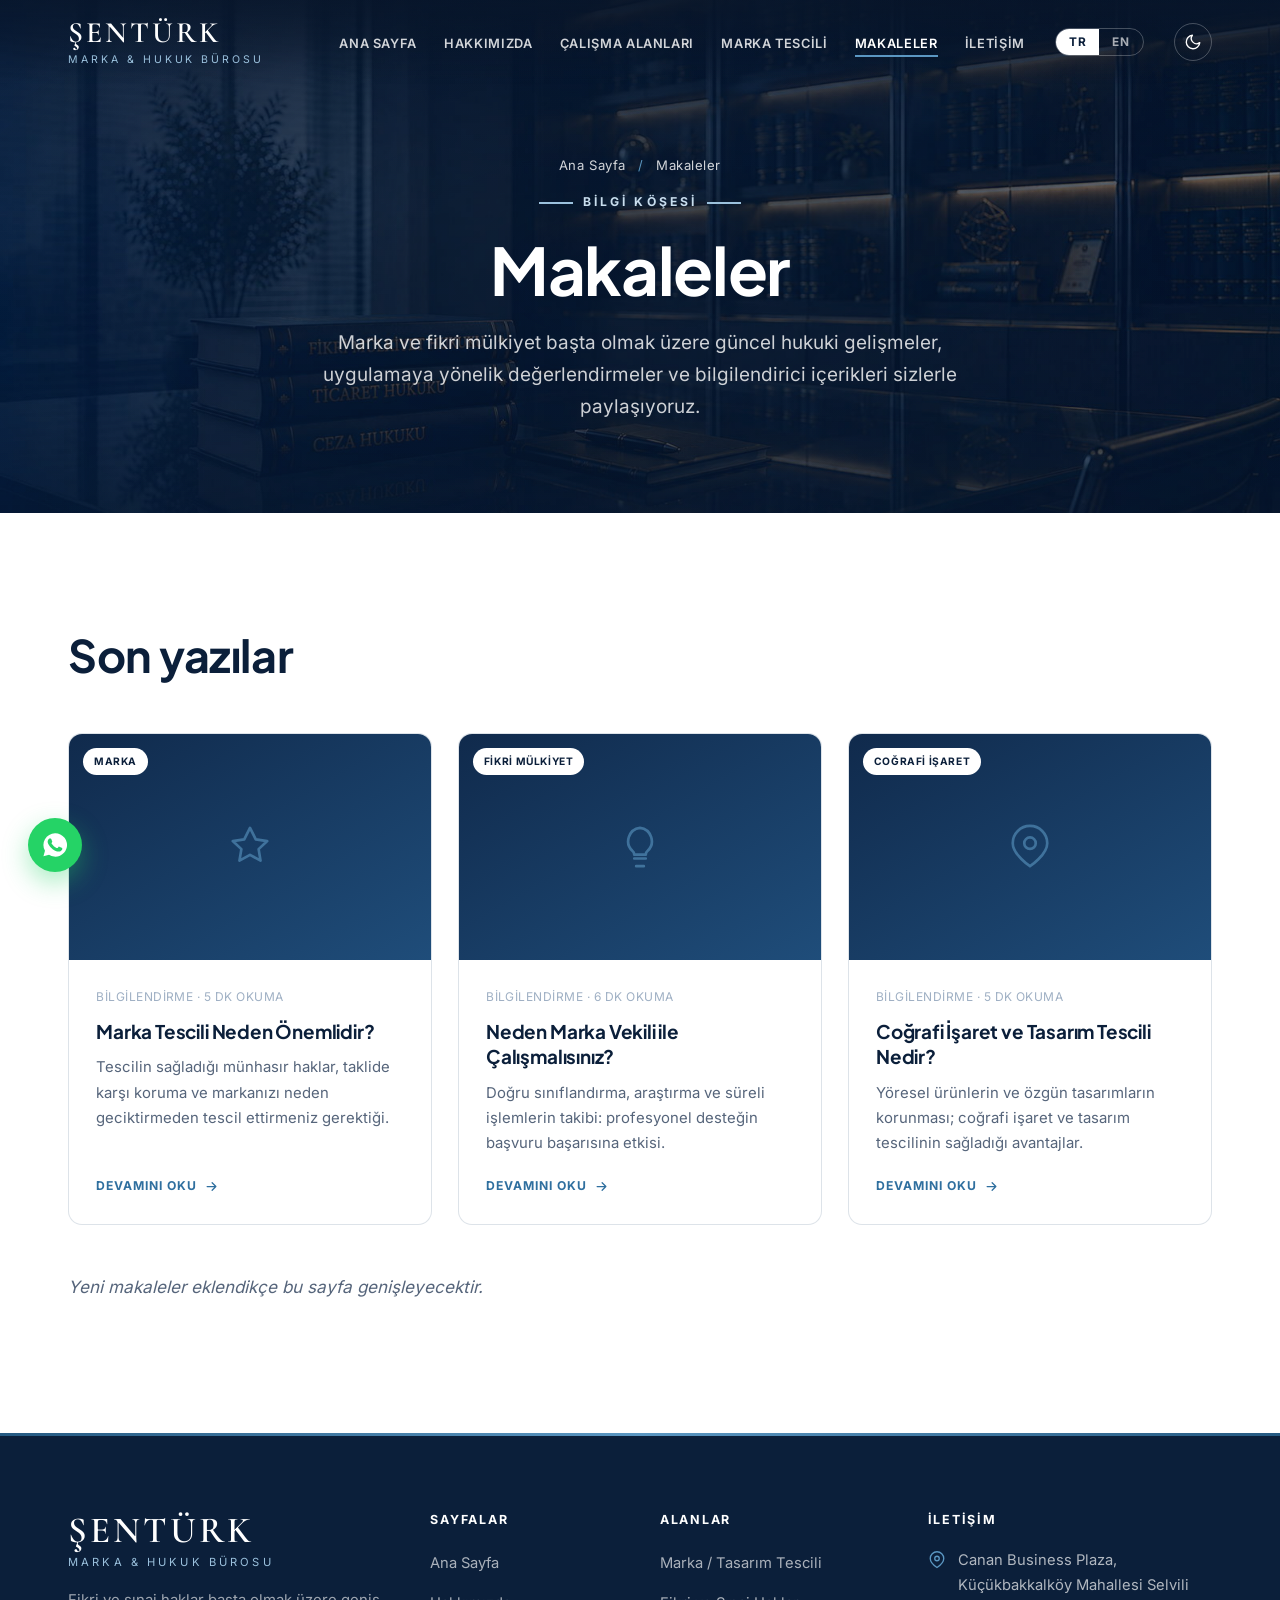
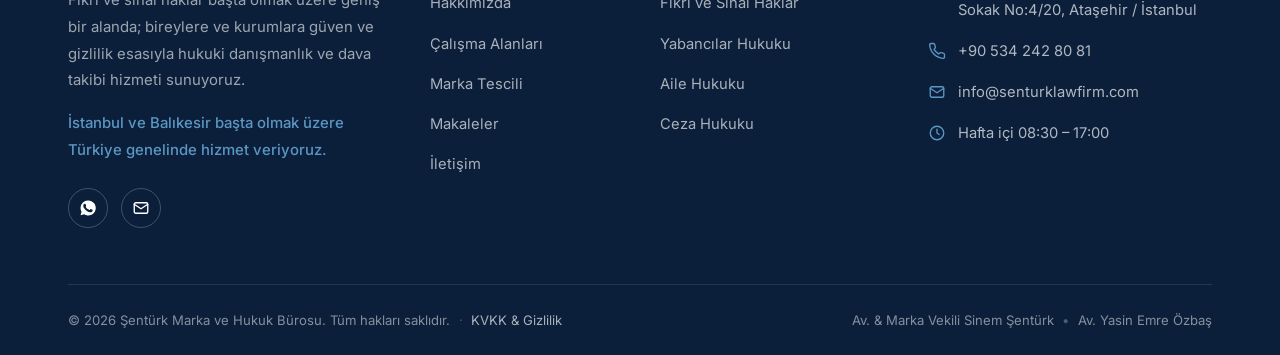
<file: makaleler.html>
<!DOCTYPE html>
<html lang="tr">
<head>
  <meta charset="UTF-8" />
  <meta name="viewport" content="width=device-width, initial-scale=1.0" />
  <title>Makaleler — Marka ve Fikri Mülkiyet Yazıları | Şentürk</title>
  <meta name="description" content="Marka, tasarım ve coğrafi işaret tescili ile fikri mülkiyet ve telif hakları üzerine Av. &amp; Marka Vekili Sinem Şentürk'ün bilgilendirici yazıları." />
  <link rel="canonical" href="https://senturklawfirm.com/makaleler.html" />
  <meta property="og:type" content="website" />
  <meta property="og:site_name" content="Şentürk Marka ve Hukuk Bürosu" />
  <meta property="og:locale" content="tr_TR" />
  <meta property="og:url" content="https://senturklawfirm.com/makaleler.html" />
  <meta property="og:title" content="Makaleler — Marka ve Fikri Mülkiyet Yazıları | Şentürk" />
  <meta property="og:description" content="Marka, tasarım ve coğrafi işaret tescili ile fikri mülkiyet ve telif hakları üzerine Av. &amp; Marka Vekili Sinem Şentürk'ün bilgilendirici yazıları." />
  <meta property="og:image" content="https://senturklawfirm.com/assets/og-paylasim-1200x630.jpg" />
  <meta name="twitter:card" content="summary_large_image" />
  <meta name="twitter:title" content="Makaleler — Marka ve Fikri Mülkiyet Yazıları | Şentürk" />
  <meta name="twitter:description" content="Marka, tasarım ve coğrafi işaret tescili ile fikri mülkiyet ve telif hakları üzerine Av. &amp; Marka Vekili Sinem Şentürk'ün bilgilendirici yazıları." />
  <meta name="twitter:image" content="https://senturklawfirm.com/assets/og-paylasim-1200x630.jpg" />
  <script>try{var t=localStorage.getItem('ssh-theme')||((window.matchMedia&&matchMedia('(prefers-color-scheme:dark)').matches)?'dark':'light');document.documentElement.setAttribute('data-theme',t);}catch(e){}</script>
  <link rel="stylesheet" href="css/style.css" />
  <link rel="preload" as="image" href="assets/hero/hero-makaleler-1600.jpg" imagesrcset="assets/hero/hero-makaleler-960.jpg 960w, assets/hero/hero-makaleler-1600.jpg 1600w" imagesizes="100vw" fetchpriority="high" />
  <link rel="icon" href="assets/logo/e5-icon-dark.svg" />
  <script type="application/ld+json">
{
  "@context": "https://schema.org",
  "@type": "BreadcrumbList",
  "itemListElement": [
    {
      "@type": "ListItem",
      "position": 1,
      "name": "Ana Sayfa",
      "item": "https://senturklawfirm.com/"
    },
    {
      "@type": "ListItem",
      "position": 2,
      "name": "Makaleler",
      "item": "https://senturklawfirm.com/makaleler.html"
    }
  ]
}
  </script>
  <script type="application/ld+json">
{
  "@context": "https://schema.org",
  "@type": "CollectionPage",
  "@id": "https://senturklawfirm.com/makaleler.html#sayfa",
  "name": "Makaleler — Marka ve Fikri Mülkiyet Yazıları | Şentürk",
  "description": "Marka, tasarım ve coğrafi işaret tescili ile fikri mülkiyet ve telif hakları üzerine Av. & Marka Vekili Sinem Şentürk'ün kaleme aldığı bilgilendirici yazılar.",
  "url": "https://senturklawfirm.com/makaleler.html",
  "inLanguage": [
    "tr",
    "en"
  ],
  "isPartOf": {
    "@id": "https://senturklawfirm.com/#website"
  },
  "about": {
    "@id": "https://senturklawfirm.com/#kurum"
  }
}
  </script>
  <meta property="og:image:width" content="1200" />
  <meta property="og:image:height" content="630" />
  <meta property="og:image:alt" content="Şentürk Marka ve Hukuk Bürosu — İstanbul Ataşehir" />
</head>
<body>

  <a href="#main-content" class="skip-link" style="position:absolute;width:1px;height:1px;padding:0;margin:-1px;overflow:hidden;clip:rect(0,0,0,0);border:0;"><span data-lang-tr>İçeriğe geç</span><span data-lang-en>Skip to content</span></a>

  <header class="header">
    <div class="container">
      <a href="./" class="logo">
        <span class="logo-text">
          <span class="logo-name">Şentürk</span>
          <span class="logo-sub" data-lang-tr>Marka &amp; Hukuk Bürosu</span><span class="logo-sub" data-lang-en>Law &amp; IP</span>
        </span>
      </a>
      <nav class="nav">
        <ul class="nav-links">
          <li><a href="./"><span data-lang-tr>Ana Sayfa</span><span data-lang-en>Home</span></a></li>
          <li><a href="hakkinda.html"><span data-lang-tr>Hakkımızda</span><span data-lang-en>About Us</span></a></li>
          <li><a href="calisma-alanlari.html"><span data-lang-tr>Çalışma Alanları</span><span data-lang-en>Practice Areas</span></a></li>
          <li><a href="marka-tescili.html"><span data-lang-tr>Marka Tescili</span><span data-lang-en>Trademark</span></a></li>
          <li><a href="makaleler.html"><span data-lang-tr>Makaleler</span><span data-lang-en>Articles</span></a></li>
          <li><a href="iletisim.html"><span data-lang-tr>İletişim</span><span data-lang-en>Contact</span></a></li>
        </ul>
        <div class="lang-switch" role="group" aria-label="Dil seçimi / Language">
          <button type="button" data-lang="tr" class="active" aria-label="Türkçe">TR</button>
          <button type="button" data-lang="en" aria-label="English">EN</button>
        </div>
        <button type="button" class="theme-toggle" aria-label="Koyu / açık tema" aria-pressed="false" title="Koyu / açık tema">
          <svg class="icon-moon" viewBox="0 0 24 24" fill="none" stroke="currentColor" stroke-width="1.8" aria-hidden="true"><path d="M21 12.8A9 9 0 1111.2 3a7 7 0 009.8 9.8z" stroke-linecap="round" stroke-linejoin="round"/></svg>
          <svg class="icon-sun" viewBox="0 0 24 24" fill="none" stroke="currentColor" stroke-width="1.8" aria-hidden="true"><circle cx="12" cy="12" r="4"/><path d="M12 2v2M12 20v2M4 12H2M22 12h-2M5 5l1.4 1.4M17.6 17.6L19 19M19 5l-1.4 1.4M6.4 17.6L5 19" stroke-linecap="round"/></svg>
        </button>
        <button class="nav-toggle" aria-label="Menü"><span></span><span></span><span></span></button>
      </nav>
    </div>
  </header>

  <main id="main-content" tabindex="-1">

  <section class="page-hero page-hero--photo" style="--hero-pos: 50% 55%; --hero-pos-m: 60% 50%">
    <div class="hero-bg"><img class="hero-photo" src="assets/hero/hero-makaleler-1600.jpg" srcset="assets/hero/hero-makaleler-960.jpg 960w, assets/hero/hero-makaleler-1600.jpg 1600w" sizes="100vw" width="1600" height="686" alt="" fetchpriority="high" decoding="async" /></div>
    <div class="container">
      <div class="breadcrumb">
        <a href="./"><span data-lang-tr>Ana Sayfa</span><span data-lang-en>Home</span></a>
        <span class="sep">/</span>
        <span data-lang-tr>Makaleler</span><span data-lang-en>Articles</span>
      </div>
      <span class="eyebrow center" style="margin-top:1rem;justify-content:center" data-lang-tr>Bilgi Köşesi</span>
      <span class="eyebrow center" style="margin-top:1rem;justify-content:center" data-lang-en>Insights</span>
      <h1><span data-lang-tr>Makaleler</span><span data-lang-en>Articles</span></h1>
      <p class="lead" data-lang-tr>Marka ve fikri mülkiyet başta olmak üzere güncel hukuki gelişmeler, uygulamaya yönelik değerlendirmeler ve bilgilendirici içerikleri sizlerle paylaşıyoruz.</p>
      <p class="lead" data-lang-en>Led by trademark and intellectual property law, we share current legal developments, practice-oriented assessments and informative content.</p>
    </div>
  </section>

  <section class="section section-cream">
    <div class="container">
      <div class="section-head">
        <h2><span data-lang-tr>Son yazılar</span><span data-lang-en>Latest articles</span></h2>
      </div>
      <div class="cards-grid">

        <article class="article-card reveal">
          <div class="article-thumb">
            <span class="article-tag" data-lang-tr>Marka</span><span class="article-tag" data-lang-en>Trademark</span>
            <svg viewBox="0 0 24 24" fill="none" stroke="currentColor" stroke-width="1.4"><path d="M12 2l3 6 6 .9-4.5 4.2 1 6-5.5-3-5.5 3 1-6L3 8.9 9 8z" stroke-linejoin="round"/></svg>
          </div>
          <div class="article-body">
            <div class="article-meta" data-lang-tr>Bilgilendirme · 5 dk okuma</div>
            <div class="article-meta" data-lang-en>Insight · 5 min read</div>
            <h3 data-lang-tr>Marka Tescili Neden Önemlidir?</h3>
            <h3 data-lang-en>Why Is Trademark Registration Important?</h3>
            <p data-lang-tr>Tescilin sağladığı münhasır haklar, taklide karşı koruma ve markanızı neden geciktirmeden tescil ettirmeniz gerektiği.</p>
            <p data-lang-en>The exclusive rights registration provides, protection against imitation, and why you should register your brand without delay.</p>
            <a href="makale-marka-tescili-neden-onemlidir.html" class="card-link"><span data-lang-tr>Devamını Oku</span><span data-lang-en>Read More</span><svg viewBox="0 0 24 24" fill="none" stroke="currentColor" stroke-width="2"><path d="M5 12h14M13 6l6 6-6 6" stroke-linecap="round" stroke-linejoin="round"/></svg></a>
          </div>
        </article>

        <article class="article-card reveal reveal-delay-1">
          <div class="article-thumb">
            <span class="article-tag" data-lang-tr>Fikri Mülkiyet</span><span class="article-tag" data-lang-en>IP</span>
            <svg viewBox="0 0 24 24" fill="none" stroke="currentColor" stroke-width="1.4"><path d="M9 18h6M10 22h4M12 2a7 7 0 00-4 12c.6.5 1 1.2 1 2h6c0-.8.4-1.5 1-2a7 7 0 00-4-12z" stroke-linecap="round" stroke-linejoin="round"/></svg>
          </div>
          <div class="article-body">
            <div class="article-meta" data-lang-tr>Bilgilendirme · 6 dk okuma</div>
            <div class="article-meta" data-lang-en>Insight · 6 min read</div>
            <h3 data-lang-tr>Neden Marka Vekili ile Çalışmalısınız?</h3>
            <h3 data-lang-en>Why Work With a Trademark Attorney?</h3>
            <p data-lang-tr>Doğru sınıflandırma, araştırma ve süreli işlemlerin takibi: profesyonel desteğin başvuru başarısına etkisi.</p>
            <p data-lang-en>Correct classification, search and deadline tracking: how professional support affects application success.</p>
            <a href="makale-neden-marka-vekili-ile-calismalisiniz.html" class="card-link"><span data-lang-tr>Devamını Oku</span><span data-lang-en>Read More</span><svg viewBox="0 0 24 24" fill="none" stroke="currentColor" stroke-width="2"><path d="M5 12h14M13 6l6 6-6 6" stroke-linecap="round" stroke-linejoin="round"/></svg></a>
          </div>
        </article>

        <article class="article-card reveal reveal-delay-2">
          <div class="article-thumb">
            <span class="article-tag" data-lang-tr>Coğrafi İşaret</span><span class="article-tag" data-lang-en>GI</span>
            <svg viewBox="0 0 24 24" fill="none" stroke="currentColor" stroke-width="1.4"><path d="M21 10c0 6-9 12-9 12s-9-6-9-12a9 9 0 0118 0z"/><circle cx="12" cy="10" r="3"/></svg>
          </div>
          <div class="article-body">
            <div class="article-meta" data-lang-tr>Bilgilendirme · 5 dk okuma</div>
            <div class="article-meta" data-lang-en>Insight · 5 min read</div>
            <h3 data-lang-tr>Coğrafi İşaret ve Tasarım Tescili Nedir?</h3>
            <h3 data-lang-en>What Are Geographical Indications &amp; Design Rights?</h3>
            <p data-lang-tr>Yöresel ürünlerin ve özgün tasarımların korunması; coğrafi işaret ve tasarım tescilinin sağladığı avantajlar.</p>
            <p data-lang-en>Protecting regional products and original designs; the advantages of geographical indication and design registration.</p>
            <a href="makale-cografi-isaret-ve-tasarim-tescili.html" class="card-link"><span data-lang-tr>Devamını Oku</span><span data-lang-en>Read More</span><svg viewBox="0 0 24 24" fill="none" stroke="currentColor" stroke-width="2"><path d="M5 12h14M13 6l6 6-6 6" stroke-linecap="round" stroke-linejoin="round"/></svg></a>
          </div>
        </article>

      </div>

      <div class="center reveal" style="margin-top:3rem">
        <p style="color:var(--muted)" data-lang-tr><em>Yeni makaleler eklendikçe bu sayfa genişleyecektir.</em></p>
        <p style="color:var(--muted)" data-lang-en><em>This page will grow as new articles are published.</em></p>
      </div>
    </div>
  </section>

  </main>

  <footer class="footer">
    <div class="container">
      <div class="footer-grid">
        <div class="footer-about">
          <a href="./" class="logo">
        <span class="logo-text">
          <span class="logo-name">Şentürk</span>
          <span class="logo-sub" data-lang-tr>Marka &amp; Hukuk Bürosu</span><span class="logo-sub" data-lang-en>Law &amp; IP</span>
        </span>
      </a>
          <p data-lang-tr>Fikri ve sınai haklar başta olmak üzere geniş bir alanda; bireylere ve kurumlara güven ve gizlilik esasıyla hukuki danışmanlık ve dava takibi hizmeti sunuyoruz.</p>
          <p data-lang-en>Led by intellectual property and across a broad range of fields, we provide legal counsel and litigation services to individuals and institutions, based on trust and confidentiality.</p>
          <p class="footer-region" data-lang-tr>İstanbul ve Balıkesir başta olmak üzere Türkiye genelinde hizmet veriyoruz.</p>
          <p class="footer-region" data-lang-en>Serving across Türkiye, primarily in İstanbul and Balıkesir.</p>
          <div class="footer-social">
            <a href="https://wa.me/905342428081" target="_blank" rel="noopener" aria-label="WhatsApp"><svg viewBox="0 0 24 24" fill="currentColor"><path d="M12 2a10 10 0 00-8.6 15l-1.3 4.7 4.8-1.3A10 10 0 1012 2zm5.8 14.2c-.2.7-1.4 1.3-2 1.4-.5.1-1.2.1-1.9-.1-.4-.1-1-.3-1.8-.6-3-1.3-5-4.4-5.2-4.6-.1-.2-1.2-1.6-1.2-3 0-1.5.8-2.2 1-2.5.3-.3.6-.4.8-.4h.6c.2 0 .4 0 .7.5l.8 2c.1.2.1.4 0 .5l-.4.6c-.2.2-.3.4-.1.7.2.3.9 1.4 1.9 2.3 1.3 1.1 2.3 1.5 2.6 1.6.3.1.5.1.7-.1l.8-1c.2-.2.4-.2.6-.1l2 1c.3.1.4.2.5.3.1.2.1.7-.1 1.4z"/></svg></a>
            <a href="mailto:info@senturklawfirm.com" aria-label="E-posta"><svg viewBox="0 0 24 24" fill="none" stroke="currentColor" stroke-width="1.8"><rect x="3" y="5" width="18" height="14" rx="2"/><path d="M3 7l9 6 9-6" stroke-linecap="round" stroke-linejoin="round"/></svg></a>
          </div>
        </div>
        <div>
          <h4 data-lang-tr>Sayfalar</h4><h4 data-lang-en>Pages</h4>
          <ul class="footer-links">
            <li><a href="./"><span data-lang-tr>Ana Sayfa</span><span data-lang-en>Home</span></a></li>
            <li><a href="hakkinda.html"><span data-lang-tr>Hakkımızda</span><span data-lang-en>About Us</span></a></li>
            <li><a href="calisma-alanlari.html"><span data-lang-tr>Çalışma Alanları</span><span data-lang-en>Practice Areas</span></a></li>
            <li><a href="marka-tescili.html"><span data-lang-tr>Marka Tescili</span><span data-lang-en>Trademark</span></a></li>
            <li><a href="makaleler.html"><span data-lang-tr>Makaleler</span><span data-lang-en>Articles</span></a></li>
            <li><a href="iletisim.html"><span data-lang-tr>İletişim</span><span data-lang-en>Contact</span></a></li>
          </ul>
        </div>
        <div>
          <h4 data-lang-tr>Alanlar</h4><h4 data-lang-en>Areas</h4>
          <ul class="footer-links">
            <li><a href="marka-tescili.html"><span data-lang-tr>Marka / Tasarım Tescili</span><span data-lang-en>Trademark / Design</span></a></li>
            <li><a href="calisma-alanlari.html#fikri-sinai"><span data-lang-tr>Fikri ve Sınai Haklar</span><span data-lang-en>Intellectual Property</span></a></li>
            <li><a href="calisma-alanlari.html#yabancilar"><span data-lang-tr>Yabancılar Hukuku</span><span data-lang-en>Immigration Law</span></a></li>
            <li><a href="calisma-alanlari.html#aile"><span data-lang-tr>Aile Hukuku</span><span data-lang-en>Family Law</span></a></li>
            <li><a href="calisma-alanlari.html#ceza"><span data-lang-tr>Ceza Hukuku</span><span data-lang-en>Criminal Law</span></a></li>
          </ul>
        </div>
        <div>
          <h4 data-lang-tr>İletişim</h4><h4 data-lang-en>Contact</h4>
          <div class="footer-contact-item">
            <svg viewBox="0 0 24 24" fill="none" stroke="currentColor" stroke-width="1.8"><path d="M21 10c0 6-9 12-9 12s-9-6-9-12a9 9 0 0118 0z"/><circle cx="12" cy="10" r="3"/></svg>
            <span>Canan Business Plaza, Küçükbakkalköy Mahallesi Selvili Sokak No:4/20, Ataşehir / İstanbul</span>
          </div>
          <div class="footer-contact-item">
            <svg viewBox="0 0 24 24" fill="none" stroke="currentColor" stroke-width="1.8"><path d="M22 16.9v3a2 2 0 01-2.2 2 19.8 19.8 0 01-8.6-3 19.5 19.5 0 01-6-6 19.8 19.8 0 01-3-8.6A2 2 0 014.1 2h3a2 2 0 012 1.7c.1.9.3 1.8.6 2.6a2 2 0 01-.5 2.1L8.1 9.9a16 16 0 006 6l1.5-1.1a2 2 0 012.1-.5c.8.3 1.7.5 2.6.6a2 2 0 011.7 2z"/></svg>
            <a href="tel:+905342428081">+90 534 242 80 81</a>
          </div>
          <div class="footer-contact-item">
            <svg viewBox="0 0 24 24" fill="none" stroke="currentColor" stroke-width="1.8"><rect x="3" y="5" width="18" height="14" rx="2"/><path d="M3 7l9 6 9-6" stroke-linecap="round" stroke-linejoin="round"/></svg>
            <a href="mailto:info@senturklawfirm.com">info@senturklawfirm.com</a>
          </div>
          <div class="footer-contact-item">
            <svg viewBox="0 0 24 24" fill="none" stroke="currentColor" stroke-width="1.8"><circle cx="12" cy="12" r="9"/><path d="M12 7v5l3 2" stroke-linecap="round" stroke-linejoin="round"/></svg>
            <span data-lang-tr>Hafta içi 08:30 – 17:00</span><span data-lang-en>Weekdays 08:30 – 17:00</span>
          </div>
        </div>
      </div>
      <div class="footer-bottom">
        <span>© <span class="js-year">2026</span> Şentürk Marka ve Hukuk Bürosu. <span data-lang-tr>Tüm hakları saklıdır.</span><span data-lang-en>All rights reserved.</span>  <span class="fb-dot" aria-hidden="true">·</span> <a href="kvkk.html"><span data-lang-tr>KVKK &amp; Gizlilik</span><span data-lang-en>Privacy &amp; KVKK</span></a></span>
        <span data-lang-tr>Av. &amp; Marka Vekili Sinem Şentürk <span class="fb-dot" aria-hidden="true">•</span> Av. Yasin Emre Özbaş</span>
        <span data-lang-en>Av. &amp; Trademark Attorney Sinem Şentürk <span class="fb-dot" aria-hidden="true">•</span> Av. Yasin Emre Özbaş</span>
      </div>
    </div>
  </footer>

  <a href="https://wa.me/905342428081" target="_blank" rel="noopener" class="wa-float" aria-label="WhatsApp"><svg viewBox="0 0 24 24" fill="currentColor"><path d="M12 2a10 10 0 00-8.6 15l-1.3 4.7 4.8-1.3A10 10 0 1012 2zm5.8 14.2c-.2.7-1.4 1.3-2 1.4-.5.1-1.2.1-1.9-.1-.4-.1-1-.3-1.8-.6-3-1.3-5-4.4-5.2-4.6-.1-.2-1.2-1.6-1.2-3 0-1.5.8-2.2 1-2.5.3-.3.6-.4.8-.4h.6c.2 0 .4 0 .7.5l.8 2c.1.2.1.4 0 .5l-.4.6c-.2.2-.3.4-.1.7.2.3.9 1.4 1.9 2.3 1.3 1.1 2.3 1.5 2.6 1.6.3.1.5.1.7-.1l.8-1c.2-.2.4-.2.6-.1l2 1c.3.1.4.2.5.3.1.2.1.7-.1 1.4z"/></svg></a>
  <button type="button" class="to-top" aria-label="Yukarı çık"><svg viewBox="0 0 24 24" fill="none" stroke="currentColor" stroke-width="2"><path d="M12 19V5M5 12l7-7 7 7" stroke-linecap="round" stroke-linejoin="round"/></svg></button>
  <script src="js/main.js"></script>
  <!-- Cloudflare Web Analytics --><script type='module' src='https://static.cloudflareinsights.com/beacon.min.js' data-cf-beacon='{"token": "5bd8644b86e44a5d8f297547f7c41bef"}'></script><!-- End Cloudflare Web Analytics -->
</body>
</html>
</file>
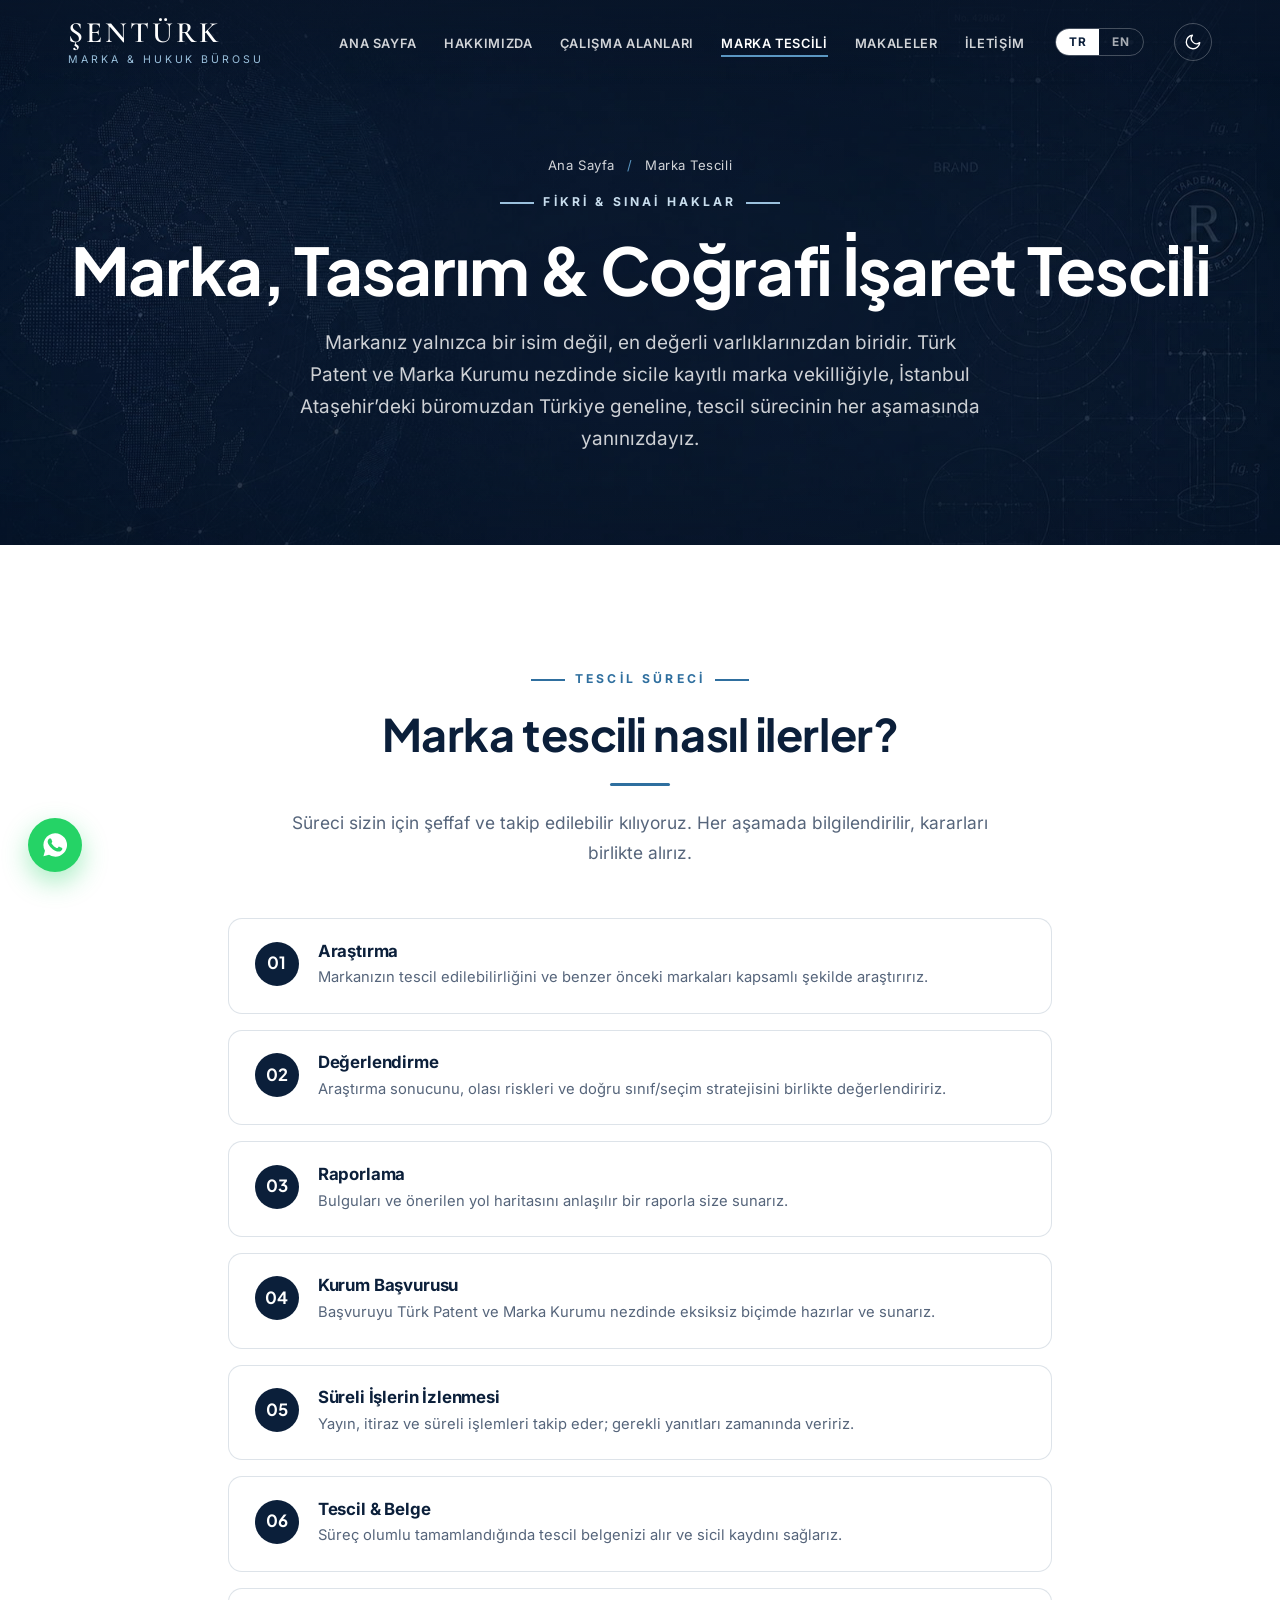
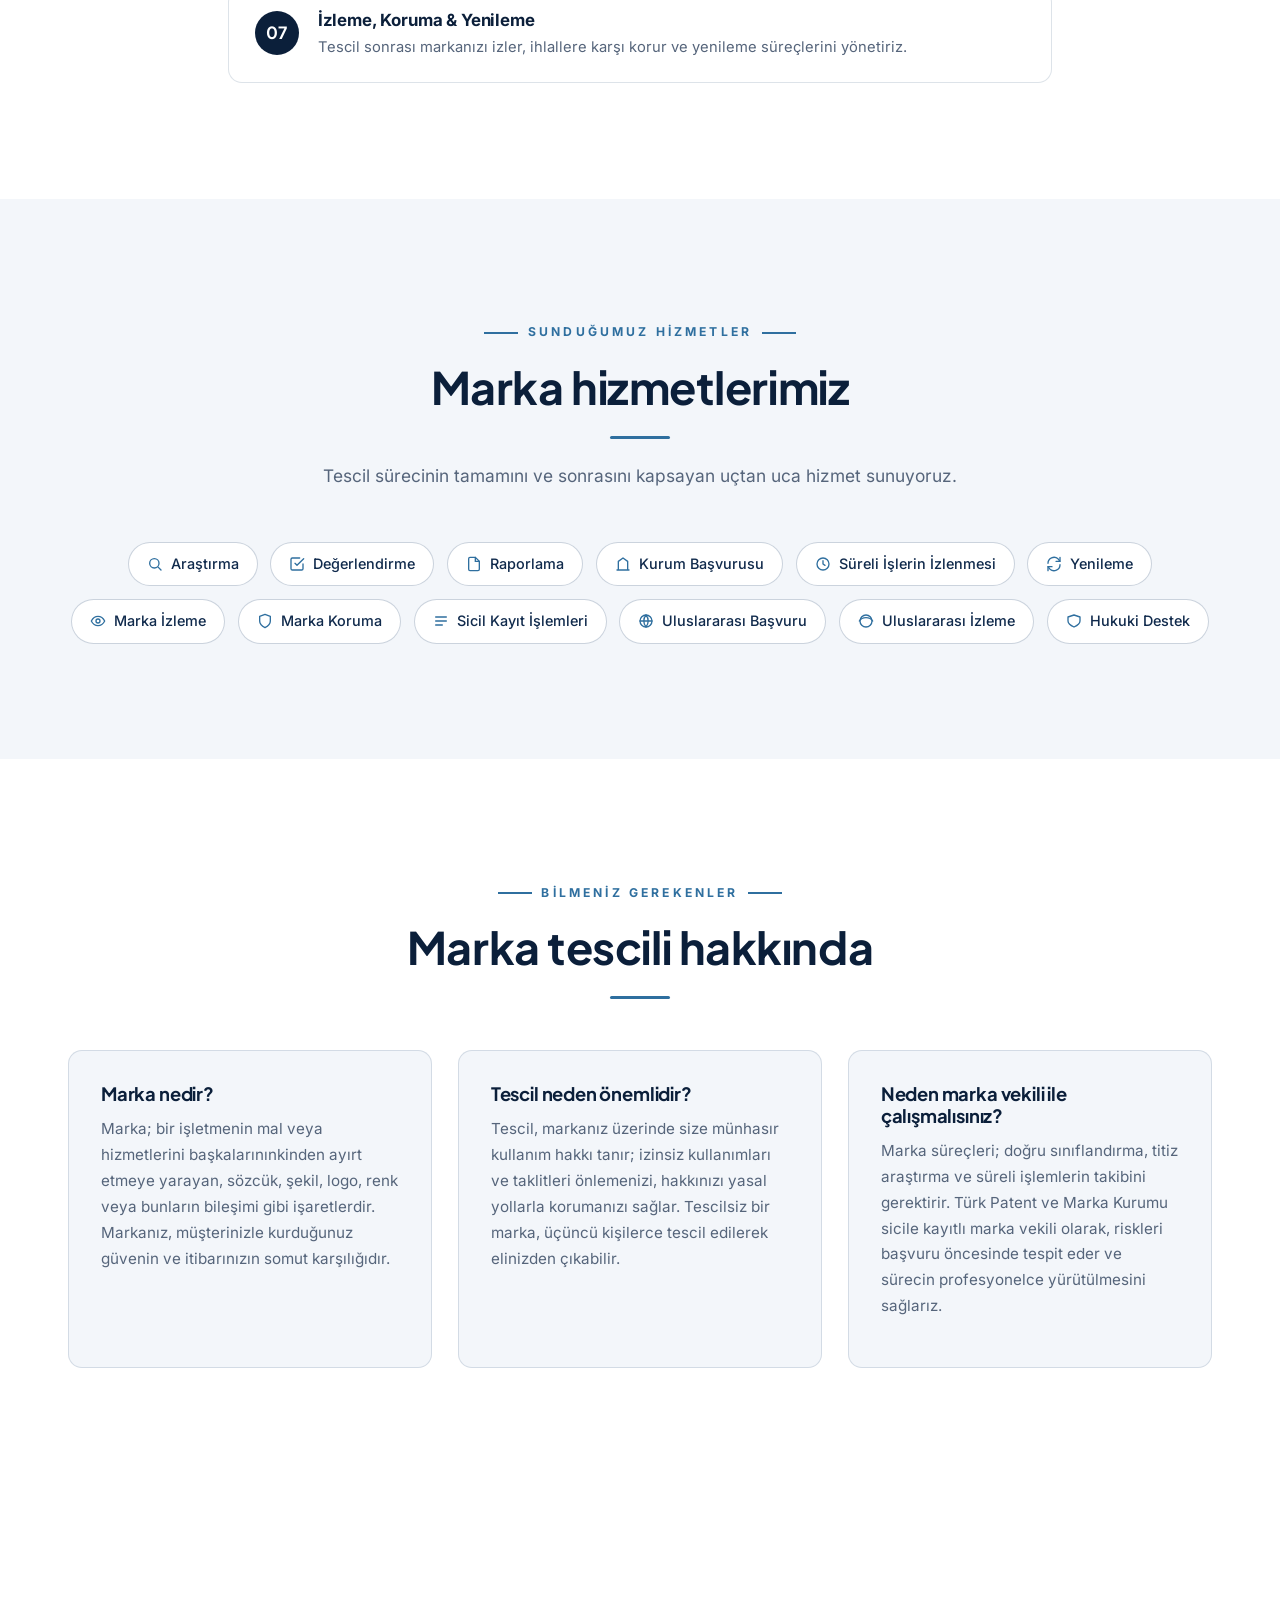
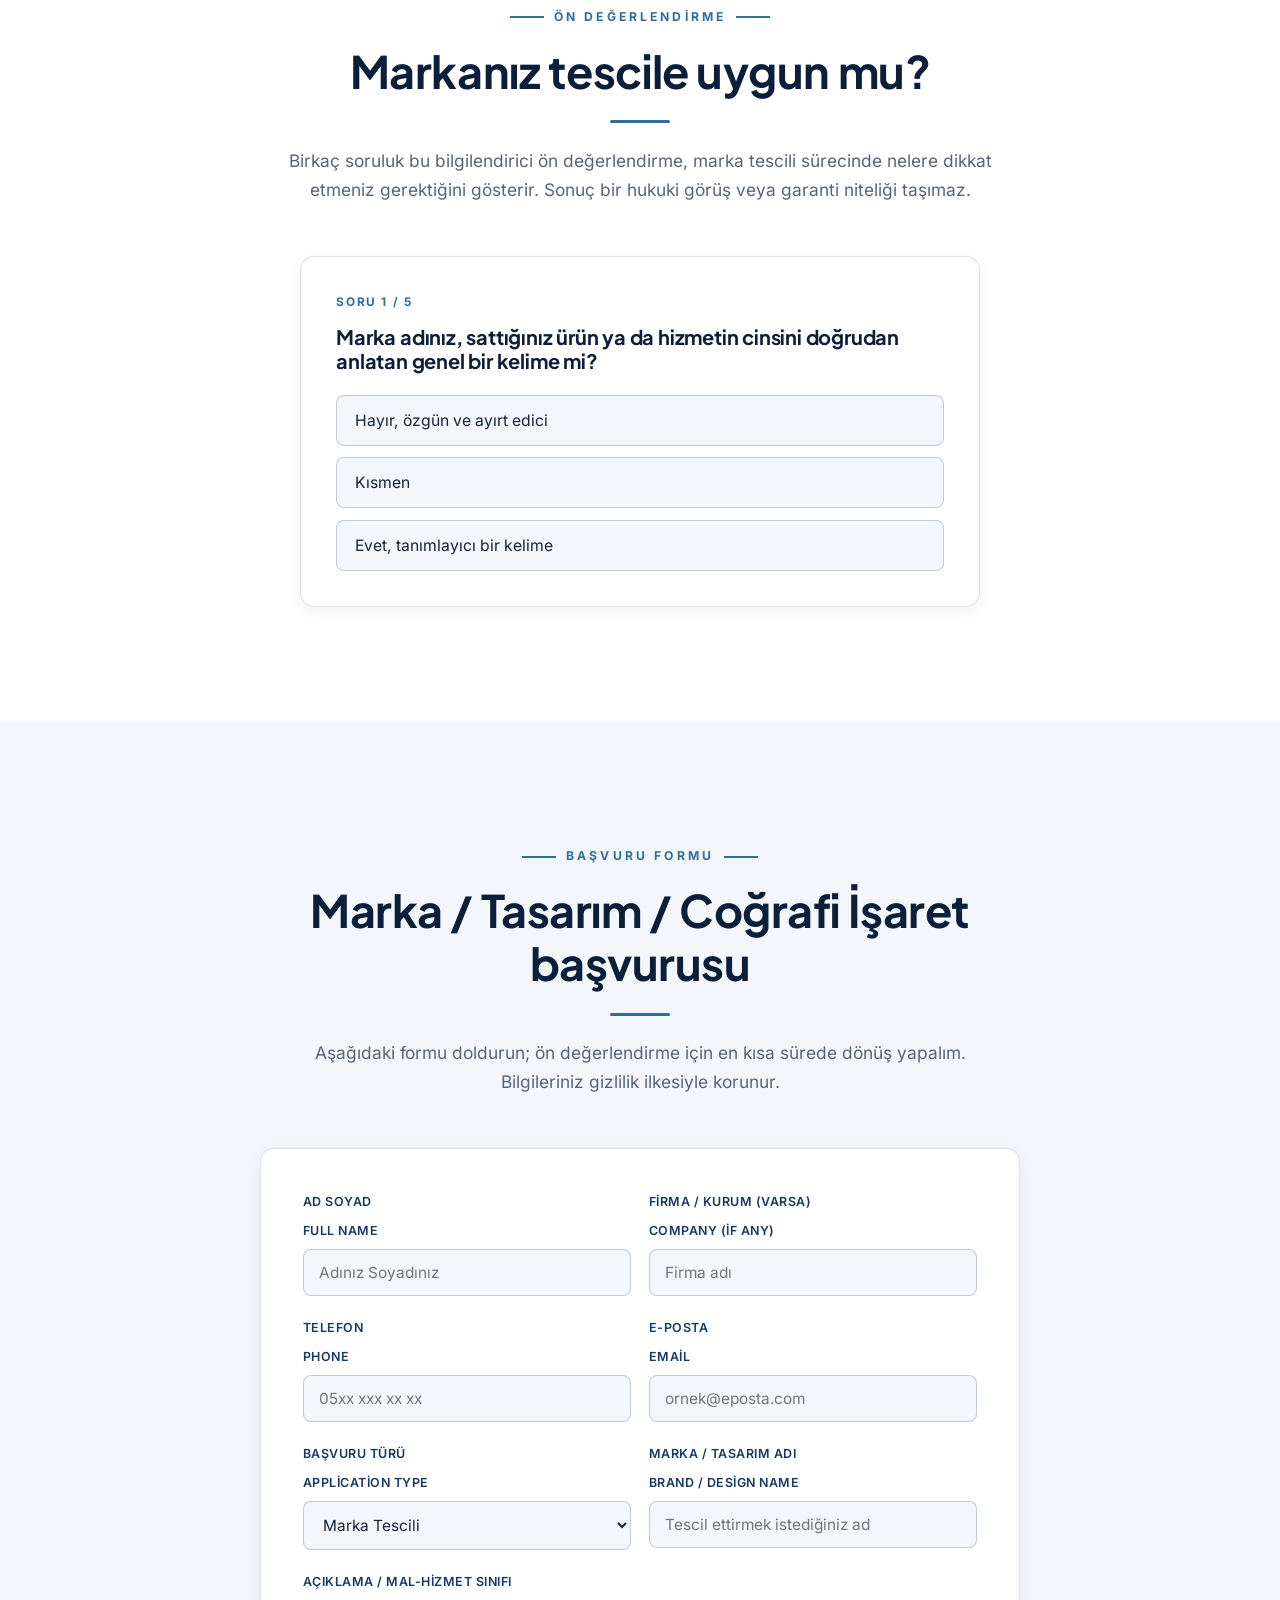
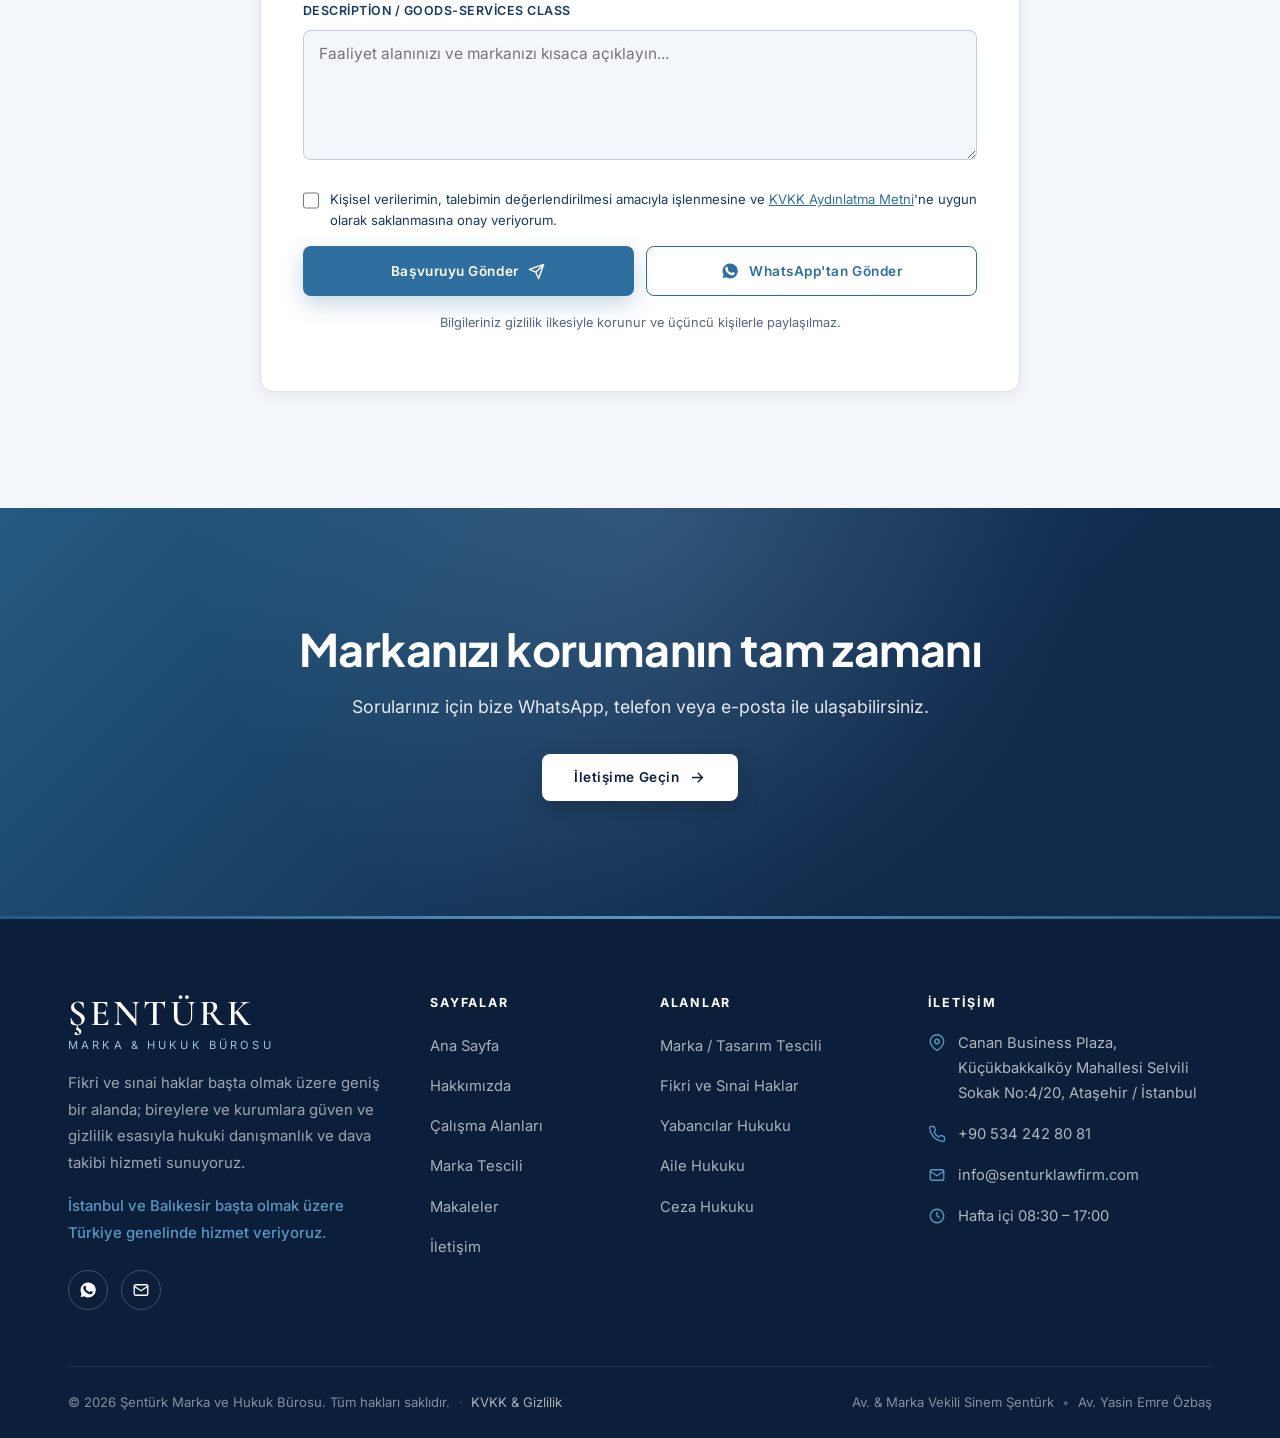
<file: marka-tescili.html>
<!DOCTYPE html>
<html lang="tr">
<head>
  <meta charset="UTF-8" />
  <meta name="viewport" content="width=device-width, initial-scale=1.0" />
  <title>İstanbul Marka Tescili — Tasarım &amp; Coğrafi İşaret | Şentürk</title>
  <meta name="description" content="Marka, tasarım ve coğrafi işaret tescili süreçleri: ön araştırma, başvuru, izleme, itiraz, yenileme ve koruma. Sicile kayıtlı marka vekilliğiyle yürütülür." />
  <link rel="canonical" href="https://senturklawfirm.com/marka-tescili.html" />
  <meta property="og:type" content="website" />
  <meta property="og:site_name" content="Şentürk Marka ve Hukuk Bürosu" />
  <meta property="og:locale" content="tr_TR" />
  <meta property="og:url" content="https://senturklawfirm.com/marka-tescili.html" />
  <meta property="og:title" content="İstanbul Marka Tescili — Tasarım &amp; Coğrafi İşaret | Şentürk" />
  <meta property="og:description" content="Marka, tasarım ve coğrafi işaret tescili süreçleri: ön araştırma, başvuru, izleme, itiraz, yenileme ve koruma. Sicile kayıtlı marka vekilliğiyle yürütülür." />
  <meta property="og:image" content="https://senturklawfirm.com/assets/og-paylasim-1200x630.jpg" />
  <meta name="twitter:card" content="summary_large_image" />
  <meta name="twitter:title" content="İstanbul Marka Tescili — Tasarım &amp; Coğrafi İşaret | Şentürk" />
  <meta name="twitter:description" content="Marka, tasarım ve coğrafi işaret tescili süreçleri: ön araştırma, başvuru, izleme, itiraz, yenileme ve koruma. Sicile kayıtlı marka vekilliğiyle yürütülür." />
  <meta name="twitter:image" content="https://senturklawfirm.com/assets/og-paylasim-1200x630.jpg" />
  <script>try{var t=localStorage.getItem('ssh-theme')||((window.matchMedia&&matchMedia('(prefers-color-scheme:dark)').matches)?'dark':'light');document.documentElement.setAttribute('data-theme',t);}catch(e){}</script>
  <link rel="stylesheet" href="css/style.css" />
  <link rel="preload" as="image" href="assets/hero/hero-marka-tescili-1600.jpg" imagesrcset="assets/hero/hero-marka-tescili-960.jpg 960w, assets/hero/hero-marka-tescili-1600.jpg 1600w" imagesizes="100vw" fetchpriority="high" />
  <link rel="icon" href="assets/logo/e5-icon-dark.svg" />
  <script type="application/ld+json">
{
  "@context": "https://schema.org",
  "@type": "BreadcrumbList",
  "itemListElement": [
    {
      "@type": "ListItem",
      "position": 1,
      "name": "Ana Sayfa",
      "item": "https://senturklawfirm.com/"
    },
    {
      "@type": "ListItem",
      "position": 2,
      "name": "Marka Tescili",
      "item": "https://senturklawfirm.com/marka-tescili.html"
    }
  ]
}
  </script>
  <script type="application/ld+json">
{
  "@context": "https://schema.org",
  "@type": "Service",
  "@id": "https://senturklawfirm.com/marka-tescili.html#hizmet",
  "name": "Marka, Tasarım ve Coğrafi İşaret Tescili",
  "description": "Marka, tasarım ve coğrafi işaret tescili süreçleri: ön araştırma, başvuru, izleme, itiraz, yenileme ve koruma. Sicile kayıtlı marka vekilliğiyle yürütülür.",
  "serviceType": "Marka tescili ve fikri mülkiyet danışmanlığı",
  "provider": {
    "@id": "https://senturklawfirm.com/#kurum"
  },
  "areaServed": {
    "@type": "Country",
    "name": "Türkiye"
  },
  "url": "https://senturklawfirm.com/marka-tescili.html",
  "availableLanguage": [
    "tr",
    "en"
  ]
}
  </script>
  <meta property="og:image:width" content="1200" />
  <meta property="og:image:height" content="630" />
  <meta property="og:image:alt" content="Şentürk Marka ve Hukuk Bürosu — İstanbul Ataşehir" />
</head>
<body>

  <a href="#main-content" class="skip-link" style="position:absolute;width:1px;height:1px;padding:0;margin:-1px;overflow:hidden;clip:rect(0,0,0,0);border:0;"><span data-lang-tr>İçeriğe geç</span><span data-lang-en>Skip to content</span></a>

  <header class="header">
    <div class="container">
      <a href="./" class="logo">
        <span class="logo-text">
          <span class="logo-name">Şentürk</span>
          <span class="logo-sub" data-lang-tr>Marka &amp; Hukuk Bürosu</span><span class="logo-sub" data-lang-en>Law &amp; IP</span>
        </span>
      </a>
      <nav class="nav">
        <ul class="nav-links">
          <li><a href="./"><span data-lang-tr>Ana Sayfa</span><span data-lang-en>Home</span></a></li>
          <li><a href="hakkinda.html"><span data-lang-tr>Hakkımızda</span><span data-lang-en>About Us</span></a></li>
          <li><a href="calisma-alanlari.html"><span data-lang-tr>Çalışma Alanları</span><span data-lang-en>Practice Areas</span></a></li>
          <li><a href="marka-tescili.html"><span data-lang-tr>Marka Tescili</span><span data-lang-en>Trademark</span></a></li>
          <li><a href="makaleler.html"><span data-lang-tr>Makaleler</span><span data-lang-en>Articles</span></a></li>
          <li><a href="iletisim.html"><span data-lang-tr>İletişim</span><span data-lang-en>Contact</span></a></li>
        </ul>
        <div class="lang-switch" role="group" aria-label="Dil seçimi / Language">
          <button type="button" data-lang="tr" class="active" aria-label="Türkçe">TR</button>
          <button type="button" data-lang="en" aria-label="English">EN</button>
        </div>
        <button type="button" class="theme-toggle" aria-label="Koyu / açık tema" aria-pressed="false" title="Koyu / açık tema">
          <svg class="icon-moon" viewBox="0 0 24 24" fill="none" stroke="currentColor" stroke-width="1.8" aria-hidden="true"><path d="M21 12.8A9 9 0 1111.2 3a7 7 0 009.8 9.8z" stroke-linecap="round" stroke-linejoin="round"/></svg>
          <svg class="icon-sun" viewBox="0 0 24 24" fill="none" stroke="currentColor" stroke-width="1.8" aria-hidden="true"><circle cx="12" cy="12" r="4"/><path d="M12 2v2M12 20v2M4 12H2M22 12h-2M5 5l1.4 1.4M17.6 17.6L19 19M19 5l-1.4 1.4M6.4 17.6L5 19" stroke-linecap="round"/></svg>
        </button>
        <button class="nav-toggle" aria-label="Menü"><span></span><span></span><span></span></button>
      </nav>
    </div>
  </header>

  <main id="main-content" tabindex="-1">

  <section class="page-hero page-hero--photo" style="--hero-pos: 50% 50%; --hero-pos-m: 88% 50%">
    <div class="hero-bg"><img class="hero-photo" src="assets/hero/hero-marka-tescili-1600.jpg" srcset="assets/hero/hero-marka-tescili-960.jpg 960w, assets/hero/hero-marka-tescili-1600.jpg 1600w" sizes="100vw" width="1600" height="900" alt="" fetchpriority="high" decoding="async" /></div>
    <div class="container">
      <div class="breadcrumb">
        <a href="./"><span data-lang-tr>Ana Sayfa</span><span data-lang-en>Home</span></a>
        <span class="sep">/</span>
        <span data-lang-tr>Marka Tescili</span><span data-lang-en>Trademark</span>
      </div>
      <span class="eyebrow center" style="margin-top:1rem;justify-content:center" data-lang-tr>Fikri &amp; Sınai Haklar</span>
      <span class="eyebrow center" style="margin-top:1rem;justify-content:center" data-lang-en>Intellectual Property</span>
      <h1><span data-lang-tr>Marka, Tasarım &amp; Coğrafi İşaret Tescili</span><span data-lang-en>Trademark, Design &amp; Geographical Indication</span></h1>
      <p class="lead" data-lang-tr>Markanız yalnızca bir isim değil, en değerli varlıklarınızdan biridir. Türk Patent ve Marka Kurumu nezdinde sicile kayıtlı marka vekilliğiyle, İstanbul Ataşehir’deki büromuzdan Türkiye geneline, tescil sürecinin her aşamasında yanınızdayız.</p>
      <p class="lead" data-lang-en>Your brand is not just a name — it is one of your most valuable assets. As a trademark attorney registered before the Turkish Patent and Trademark Office, we are with you at every stage of the registration process — from our office in Ataşehir, İstanbul, serving clients across Türkiye.</p>
    </div>
  </section>

  <!-- SÜREÇ / AŞAMALAR -->
  <section class="section section-cream">
    <div class="container narrow">
      <div class="section-head center reveal">
        <span class="eyebrow center" style="justify-content:center" data-lang-tr>Tescil Süreci</span><span class="eyebrow center" style="justify-content:center" data-lang-en>Registration Process</span>
        <h2 data-lang-tr>Marka tescili nasıl ilerler?</h2><h2 data-lang-en>How does trademark registration work?</h2>
        <div class="divider-gold"></div>
        <p data-lang-tr>Süreci sizin için şeffaf ve takip edilebilir kılıyoruz. Her aşamada bilgilendirilir, kararları birlikte alırız.</p>
        <p data-lang-en>We keep the process transparent and trackable. You are informed at every stage and we make decisions together.</p>
      </div>

      <div class="steps reveal">
        <div class="step">
          <div class="step-num"></div>
          <div><h3 data-lang-tr>Araştırma</h3><h3 data-lang-en>Search</h3>
            <p data-lang-tr>Markanızın tescil edilebilirliğini ve benzer önceki markaları kapsamlı şekilde araştırırız.</p>
            <p data-lang-en>We thoroughly research the registrability of your mark and any similar prior trademarks.</p></div>
        </div>
        <div class="step">
          <div class="step-num"></div>
          <div><h3 data-lang-tr>Değerlendirme</h3><h3 data-lang-en>Assessment</h3>
            <p data-lang-tr>Araştırma sonucunu, olası riskleri ve doğru sınıf/seçim stratejisini birlikte değerlendiririz.</p>
            <p data-lang-en>We assess the search results, potential risks and the correct class/strategy together.</p></div>
        </div>
        <div class="step">
          <div class="step-num"></div>
          <div><h3 data-lang-tr>Raporlama</h3><h3 data-lang-en>Reporting</h3>
            <p data-lang-tr>Bulguları ve önerilen yol haritasını anlaşılır bir raporla size sunarız.</p>
            <p data-lang-en>We present the findings and the recommended roadmap in a clear report.</p></div>
        </div>
        <div class="step">
          <div class="step-num"></div>
          <div><h3 data-lang-tr>Kurum Başvurusu</h3><h3 data-lang-en>Filing with the Office</h3>
            <p data-lang-tr>Başvuruyu Türk Patent ve Marka Kurumu nezdinde eksiksiz biçimde hazırlar ve sunarız.</p>
            <p data-lang-en>We prepare and file the application before the Turkish Patent and Trademark Office in full.</p></div>
        </div>
        <div class="step">
          <div class="step-num"></div>
          <div><h3 data-lang-tr>Süreli İşlerin İzlenmesi</h3><h3 data-lang-en>Tracking of Deadlines</h3>
            <p data-lang-tr>Yayın, itiraz ve süreli işlemleri takip eder; gerekli yanıtları zamanında veririz.</p>
            <p data-lang-en>We track publication, opposition and time-bound actions, responding on time.</p></div>
        </div>
        <div class="step">
          <div class="step-num"></div>
          <div><h3 data-lang-tr>Tescil &amp; Belge</h3><h3 data-lang-en>Registration &amp; Certificate</h3>
            <p data-lang-tr>Süreç olumlu tamamlandığında tescil belgenizi alır ve sicil kaydını sağlarız.</p>
            <p data-lang-en>Once completed positively, we obtain your registration certificate and secure the registry record.</p></div>
        </div>
        <div class="step">
          <div class="step-num"></div>
          <div><h3 data-lang-tr>İzleme, Koruma &amp; Yenileme</h3><h3 data-lang-en>Monitoring, Protection &amp; Renewal</h3>
            <p data-lang-tr>Tescil sonrası markanızı izler, ihlallere karşı korur ve yenileme süreçlerini yönetiriz.</p>
            <p data-lang-en>After registration we monitor your mark, protect it against infringement and manage renewals.</p></div>
        </div>
      </div>
    </div>
  </section>

  <!-- ALT HİZMETLER -->
  <section class="section section-alt">
    <div class="container">
      <div class="section-head center reveal">
        <span class="eyebrow center" style="justify-content:center" data-lang-tr>Sunduğumuz Hizmetler</span><span class="eyebrow center" style="justify-content:center" data-lang-en>What We Offer</span>
        <h2 data-lang-tr>Marka hizmetlerimiz</h2><h2 data-lang-en>Our trademark services</h2>
        <div class="divider-gold"></div>
        <p data-lang-tr>Tescil sürecinin tamamını ve sonrasını kapsayan uçtan uca hizmet sunuyoruz.</p>
        <p data-lang-en>We provide end-to-end service covering the entire registration process and beyond.</p>
      </div>
      <div class="chip-grid reveal" style="justify-content:center">
        <span class="chip"><svg viewBox="0 0 24 24" fill="none" stroke="currentColor" stroke-width="2"><circle cx="11" cy="11" r="7"/><path d="M21 21l-4.3-4.3" stroke-linecap="round"/></svg><span data-lang-tr>Araştırma</span><span data-lang-en>Search</span></span>
        <span class="chip"><svg viewBox="0 0 24 24" fill="none" stroke="currentColor" stroke-width="2"><path d="M9 11l3 3L22 4" stroke-linecap="round" stroke-linejoin="round"/><path d="M21 12v7a2 2 0 01-2 2H5a2 2 0 01-2-2V5a2 2 0 012-2h11" stroke-linecap="round"/></svg><span data-lang-tr>Değerlendirme</span><span data-lang-en>Assessment</span></span>
        <span class="chip"><svg viewBox="0 0 24 24" fill="none" stroke="currentColor" stroke-width="2"><path d="M14 2H6a2 2 0 00-2 2v16a2 2 0 002 2h12a2 2 0 002-2V8z"/><path d="M14 2v6h6" stroke-linecap="round"/></svg><span data-lang-tr>Raporlama</span><span data-lang-en>Reporting</span></span>
        <span class="chip"><svg viewBox="0 0 24 24" fill="none" stroke="currentColor" stroke-width="2"><path d="M3 21h18M5 21V8l7-5 7 5v13" stroke-linecap="round" stroke-linejoin="round"/></svg><span data-lang-tr>Kurum Başvurusu</span><span data-lang-en>Filing</span></span>
        <span class="chip"><svg viewBox="0 0 24 24" fill="none" stroke="currentColor" stroke-width="2"><circle cx="12" cy="12" r="9"/><path d="M12 7v5l3 2" stroke-linecap="round" stroke-linejoin="round"/></svg><span data-lang-tr>Süreli İşlerin İzlenmesi</span><span data-lang-en>Deadline Tracking</span></span>
        <span class="chip"><svg viewBox="0 0 24 24" fill="none" stroke="currentColor" stroke-width="2"><path d="M21 2v6h-6M3 22v-6h6" stroke-linecap="round" stroke-linejoin="round"/><path d="M3 11a9 9 0 0115-6.7L21 8M21 13a9 9 0 01-15 6.7L3 16" stroke-linecap="round" stroke-linejoin="round"/></svg><span data-lang-tr>Yenileme</span><span data-lang-en>Renewal</span></span>
        <span class="chip"><svg viewBox="0 0 24 24" fill="none" stroke="currentColor" stroke-width="2"><path d="M2 12s3.5-7 10-7 10 7 10 7-3.5 7-10 7-10-7-10-7z"/><circle cx="12" cy="12" r="3"/></svg><span data-lang-tr>Marka İzleme</span><span data-lang-en>Monitoring</span></span>
        <span class="chip"><svg viewBox="0 0 24 24" fill="none" stroke="currentColor" stroke-width="2"><path d="M12 22s8-4 8-10V5l-8-3-8 3v7c0 6 8 10 8 10z" stroke-linejoin="round"/></svg><span data-lang-tr>Marka Koruma</span><span data-lang-en>Enforcement</span></span>
        <span class="chip"><svg viewBox="0 0 24 24" fill="none" stroke="currentColor" stroke-width="2"><path d="M4 6h16M4 12h16M4 18h10" stroke-linecap="round"/></svg><span data-lang-tr>Sicil Kayıt İşlemleri</span><span data-lang-en>Registry Records</span></span>
        <span class="chip"><svg viewBox="0 0 24 24" fill="none" stroke="currentColor" stroke-width="2"><circle cx="12" cy="12" r="9"/><path d="M3 12h18M12 3a14 14 0 010 18M12 3a14 14 0 000 18" stroke-linecap="round" stroke-linejoin="round"/></svg><span data-lang-tr>Uluslararası Başvuru</span><span data-lang-en>International Filing</span></span>
        <span class="chip"><svg viewBox="0 0 24 24" fill="none" stroke="currentColor" stroke-width="2"><circle cx="12" cy="12" r="9"/><path d="M2 12s3-5 10-5 10 5 10 5" stroke-linecap="round"/></svg><span data-lang-tr>Uluslararası İzleme</span><span data-lang-en>International Watch</span></span>
        <span class="chip"><svg viewBox="0 0 24 24" fill="none" stroke="currentColor" stroke-width="2"><path d="M3 6l9-3 9 3v6c0 5-9 9-9 9s-9-4-9-9z" stroke-linejoin="round"/></svg><span data-lang-tr>Hukuki Destek</span><span data-lang-en>Legal Support</span></span>
      </div>
    </div>
  </section>

  <!-- BİLGİ NOTLARI -->
  <section class="section section-cream">
    <div class="container">
      <div class="section-head center reveal">
        <span class="eyebrow center" style="justify-content:center" data-lang-tr>Bilmeniz Gerekenler</span><span class="eyebrow center" style="justify-content:center" data-lang-en>Good to Know</span>
        <h2 data-lang-tr>Marka tescili hakkında</h2><h2 data-lang-en>About trademark registration</h2>
        <div class="divider-gold"></div>
      </div>
      <div class="info-grid">
        <div class="info-card reveal">
          <h3 data-lang-tr>Marka nedir?</h3><h3 data-lang-en>What is a trademark?</h3>
          <p data-lang-tr>Marka; bir işletmenin mal veya hizmetlerini başkalarınınkinden ayırt etmeye yarayan, sözcük, şekil, logo, renk veya bunların bileşimi gibi işaretlerdir. Markanız, müşterinizle kurduğunuz güvenin ve itibarınızın somut karşılığıdır.</p>
          <p data-lang-en>A trademark is any sign — a word, figure, logo, color or their combination — that distinguishes the goods or services of one business from those of others. Your brand is the tangible counterpart of the trust and reputation you build with customers.</p>
        </div>
        <div class="info-card reveal reveal-delay-1">
          <h3 data-lang-tr>Tescil neden önemlidir?</h3><h3 data-lang-en>Why is registration important?</h3>
          <p data-lang-tr>Tescil, markanız üzerinde size münhasır kullanım hakkı tanır; izinsiz kullanımları ve taklitleri önlemenizi, hakkınızı yasal yollarla korumanızı sağlar. Tescilsiz bir marka, üçüncü kişilerce tescil edilerek elinizden çıkabilir.</p>
          <p data-lang-en>Registration grants you exclusive rights over your brand, letting you prevent unauthorized use and imitation and protect your rights through legal means. An unregistered mark may be registered by third parties and lost.</p>
        </div>
        <div class="info-card reveal reveal-delay-2">
          <h3 data-lang-tr>Neden marka vekili ile çalışmalısınız?</h3><h3 data-lang-en>Why work with a trademark attorney?</h3>
          <p data-lang-tr>Marka süreçleri; doğru sınıflandırma, titiz araştırma ve süreli işlemlerin takibini gerektirir. Türk Patent ve Marka Kurumu sicile kayıtlı marka vekili olarak, riskleri başvuru öncesinde tespit eder ve sürecin profesyonelce yürütülmesini sağlarız.</p>
          <p data-lang-en>Trademark processes require correct classification, diligent search and tracking of time-bound actions. As a trademark attorney registered before the Turkish Patent and Trademark Office, we identify risks before filing and ensure the process is handled professionally.</p>
        </div>
      </div>
    </div>
  </section>

  <!-- MARKA UYGUNLUK SİHİRBAZI (Temmuz 2026) -->
  <section class="section" id="on-degerlendirme">
    <div class="container narrow">
      <div class="section-head center reveal">
        <span class="eyebrow center" style="justify-content:center" data-lang-tr>Ön Değerlendirme</span><span class="eyebrow center" style="justify-content:center" data-lang-en>Quick Check</span>
        <h2 data-lang-tr>Markanız tescile uygun mu?</h2><h2 data-lang-en>Is your brand ready to register?</h2>
        <div class="divider-gold"></div>
        <p data-lang-tr>Birkaç soruluk bu bilgilendirici ön değerlendirme, marka tescili sürecinde nelere dikkat etmeniz gerektiğini gösterir. Sonuç bir hukuki görüş veya garanti niteliği taşımaz.</p>
        <p data-lang-en>This short, informational check highlights what to consider before registering a trademark. The result is not legal advice or a guarantee.</p>
      </div>
      <div class="mt-wizard reveal" id="mt-wizard" aria-live="polite"></div>
    </div>
  </section>

  <!-- BAŞVURU FORMU -->
  <section class="section section-alt" id="basvuru">
    <div class="container narrow">
      <div class="section-head center reveal">
        <span class="eyebrow center" style="justify-content:center" data-lang-tr>Başvuru Formu</span><span class="eyebrow center" style="justify-content:center" data-lang-en>Application Form</span>
        <h2 data-lang-tr>Marka / Tasarım / Coğrafi İşaret başvurusu</h2><h2 data-lang-en>Trademark / Design / GI application</h2>
        <div class="divider-gold"></div>
        <p data-lang-tr>Aşağıdaki formu doldurun; ön değerlendirme için en kısa sürede dönüş yapalım. Bilgileriniz gizlilik ilkesiyle korunur.</p>
        <p data-lang-en>Fill in the form below and we will get back to you for a preliminary assessment. Your information is protected by confidentiality.</p>
      </div>

      <div class="reveal">
        <form class="form" id="contact-form" style="max-width:760px;margin:0 auto">
          <div class="form-row">
            <div class="field">
              <label for="mt-name" data-lang-tr>Ad Soyad</label><label for="mt-name" data-lang-en>Full Name</label>
              <input id="mt-name" type="text" name="name" required data-ph-tr="Adınız Soyadınız" data-ph-en="Your full name" placeholder="Adınız Soyadınız" />
            </div>
            <div class="field">
              <label for="mt-company" data-lang-tr>Firma / Kurum (varsa)</label><label for="mt-company" data-lang-en>Company (if any)</label>
              <input id="mt-company" type="text" name="company" data-ph-tr="Firma adı" data-ph-en="Company name" placeholder="Firma adı" />
            </div>
          </div>
          <div class="form-row">
            <div class="field">
              <label for="mt-phone" data-lang-tr>Telefon</label><label for="mt-phone" data-lang-en>Phone</label>
              <input id="mt-phone" type="tel" name="phone" data-ph-tr="05xx xxx xx xx" data-ph-en="Your phone number" placeholder="05xx xxx xx xx" />
            </div>
            <div class="field">
              <label for="mt-email" data-lang-tr>E-posta</label><label for="mt-email" data-lang-en>Email</label>
              <input id="mt-email" type="email" name="email" required data-ph-tr="ornek@eposta.com" data-ph-en="you@example.com" placeholder="ornek@eposta.com" />
            </div>
          </div>
          <div class="form-row">
            <div class="field">
              <label for="mt-type" data-lang-tr>Başvuru Türü</label><label for="mt-type" data-lang-en>Application Type</label>
              <select id="mt-type" name="type">
                <option data-lang-tr>Marka Tescili</option><option data-lang-en>Trademark</option>
                <option data-lang-tr>Tasarım Tescili</option><option data-lang-en>Design</option>
                <option data-lang-tr>Coğrafi İşaret Tescili</option><option data-lang-en>Geographical Indication</option>
                <option data-lang-tr>Marka İzleme / Koruma</option><option data-lang-en>Monitoring / Enforcement</option>
                <option data-lang-tr>Uluslararası Başvuru</option><option data-lang-en>International Filing</option>
                <option data-lang-tr>Diğer / Danışma</option><option data-lang-en>Other / Consultation</option>
              </select>
            </div>
            <div class="field">
              <label for="mt-brand" data-lang-tr>Marka / Tasarım Adı</label><label for="mt-brand" data-lang-en>Brand / Design Name</label>
              <input id="mt-brand" type="text" name="brand" data-ph-tr="Tescil ettirmek istediğiniz ad" data-ph-en="Name to register" placeholder="Tescil ettirmek istediğiniz ad" />
            </div>
          </div>
          <div class="field">
            <label for="mt-message" data-lang-tr>Açıklama / Mal-Hizmet Sınıfı</label><label for="mt-message" data-lang-en>Description / Goods-Services Class</label>
            <textarea id="mt-message" name="message" data-ph-tr="Faaliyet alanınızı ve markanızı kısaca açıklayın..." data-ph-en="Briefly describe your field of activity and your brand..." placeholder="Faaliyet alanınızı ve markanızı kısaca açıklayın..."></textarea>
          </div>
          <div class="field field-consent">
            <label class="consent">
              <input type="checkbox" name="consent" required />
              <span data-lang-tr>Kişisel verilerimin, talebimin değerlendirilmesi amacıyla işlenmesine ve <a href="kvkk.html">KVKK Aydınlatma Metni</a>'ne uygun olarak saklanmasına onay veriyorum.</span>
              <span data-lang-en>I consent to the processing of my personal data to evaluate my request, in accordance with the <a href="kvkk.html">Privacy Notice</a>.</span>
            </label>
          </div>
          <div class="form-actions">
            <button type="submit" class="btn btn-primary">
              <span data-lang-tr>Başvuruyu Gönder</span><span data-lang-en>Submit Application</span>
              <svg viewBox="0 0 24 24" fill="none" stroke="currentColor" stroke-width="2"><path d="M22 2L11 13M22 2l-7 20-4-9-9-4 20-7z" stroke-linecap="round" stroke-linejoin="round"/></svg>
            </button>
            <button type="button" class="btn btn-outline form-wa">
              <svg viewBox="0 0 24 24" fill="currentColor" aria-hidden="true"><path d="M12 2a10 10 0 00-8.6 15l-1.3 4.7 4.8-1.3A10 10 0 1012 2zm5.8 14.2c-.2.7-1.4 1.3-2 1.4-.5.1-1.2.1-1.9-.1-.4-.1-1-.3-1.8-.6-3-1.3-5-4.4-5.2-4.6-.1-.2-1.2-1.6-1.2-3 0-1.5.8-2.2 1-2.5.3-.3.6-.4.8-.4h.6c.2 0 .4 0 .7.5l.8 2c.1.2.1.4 0 .5l-.4.6c-.2.2-.3.4-.1.7.2.3.9 1.4 1.9 2.3 1.3 1.1 2.3 1.5 2.6 1.6.3.1.5.1.7-.1l.8-1c.2-.2.4-.2.6-.1l2 1c.3.1.4.2.5.3.1.2.1.7-.1 1.4z"/></svg>
              <span data-lang-tr>WhatsApp'tan Gönder</span><span data-lang-en>Send via WhatsApp</span>
            </button>
          </div>
          <p class="form-status" style="margin-top:1rem;font-size:0.9rem;text-align:center"></p>
          <p class="form-note" data-lang-tr>Bilgileriniz gizlilik ilkesiyle korunur ve üçüncü kişilerle paylaşılmaz.</p>
          <p class="form-note" data-lang-en>Your information is protected by confidentiality and never shared with third parties.</p>
        </form>
      </div>
    </div>
  </section>

  <section class="section cta-band">
    <div class="container reveal">
      <h2 data-lang-tr>Markanızı korumanın tam zamanı</h2>
      <h2 data-lang-en>The right time to protect your brand</h2>
      <p data-lang-tr>Sorularınız için bize WhatsApp, telefon veya e-posta ile ulaşabilirsiniz.</p>
      <p data-lang-en>For your questions, reach us via WhatsApp, phone or email.</p>
      <a href="iletisim.html" class="btn btn-light">
        <span data-lang-tr>İletişime Geçin</span><span data-lang-en>Contact Us</span>
        <svg viewBox="0 0 24 24" fill="none" stroke="currentColor" stroke-width="2"><path d="M5 12h14M13 6l6 6-6 6" stroke-linecap="round" stroke-linejoin="round"/></svg>
      </a>
    </div>
  </section>

  </main>

  <footer class="footer">
    <div class="container">
      <div class="footer-grid">
        <div class="footer-about">
          <a href="./" class="logo">
        <span class="logo-text">
          <span class="logo-name">Şentürk</span>
          <span class="logo-sub" data-lang-tr>Marka &amp; Hukuk Bürosu</span><span class="logo-sub" data-lang-en>Law &amp; IP</span>
        </span>
      </a>
          <p data-lang-tr>Fikri ve sınai haklar başta olmak üzere geniş bir alanda; bireylere ve kurumlara güven ve gizlilik esasıyla hukuki danışmanlık ve dava takibi hizmeti sunuyoruz.</p>
          <p data-lang-en>Led by intellectual property and across a broad range of fields, we provide legal counsel and litigation services to individuals and institutions, based on trust and confidentiality.</p>
          <p class="footer-region" data-lang-tr>İstanbul ve Balıkesir başta olmak üzere Türkiye genelinde hizmet veriyoruz.</p>
          <p class="footer-region" data-lang-en>Serving across Türkiye, primarily in İstanbul and Balıkesir.</p>
          <div class="footer-social">
            <a href="https://wa.me/905342428081" target="_blank" rel="noopener" aria-label="WhatsApp"><svg viewBox="0 0 24 24" fill="currentColor"><path d="M12 2a10 10 0 00-8.6 15l-1.3 4.7 4.8-1.3A10 10 0 1012 2zm5.8 14.2c-.2.7-1.4 1.3-2 1.4-.5.1-1.2.1-1.9-.1-.4-.1-1-.3-1.8-.6-3-1.3-5-4.4-5.2-4.6-.1-.2-1.2-1.6-1.2-3 0-1.5.8-2.2 1-2.5.3-.3.6-.4.8-.4h.6c.2 0 .4 0 .7.5l.8 2c.1.2.1.4 0 .5l-.4.6c-.2.2-.3.4-.1.7.2.3.9 1.4 1.9 2.3 1.3 1.1 2.3 1.5 2.6 1.6.3.1.5.1.7-.1l.8-1c.2-.2.4-.2.6-.1l2 1c.3.1.4.2.5.3.1.2.1.7-.1 1.4z"/></svg></a>
            <a href="mailto:info@senturklawfirm.com" aria-label="E-posta"><svg viewBox="0 0 24 24" fill="none" stroke="currentColor" stroke-width="1.8"><rect x="3" y="5" width="18" height="14" rx="2"/><path d="M3 7l9 6 9-6" stroke-linecap="round" stroke-linejoin="round"/></svg></a>
          </div>
        </div>
        <div>
          <h4 data-lang-tr>Sayfalar</h4><h4 data-lang-en>Pages</h4>
          <ul class="footer-links">
            <li><a href="./"><span data-lang-tr>Ana Sayfa</span><span data-lang-en>Home</span></a></li>
            <li><a href="hakkinda.html"><span data-lang-tr>Hakkımızda</span><span data-lang-en>About Us</span></a></li>
            <li><a href="calisma-alanlari.html"><span data-lang-tr>Çalışma Alanları</span><span data-lang-en>Practice Areas</span></a></li>
            <li><a href="marka-tescili.html"><span data-lang-tr>Marka Tescili</span><span data-lang-en>Trademark</span></a></li>
            <li><a href="makaleler.html"><span data-lang-tr>Makaleler</span><span data-lang-en>Articles</span></a></li>
            <li><a href="iletisim.html"><span data-lang-tr>İletişim</span><span data-lang-en>Contact</span></a></li>
          </ul>
        </div>
        <div>
          <h4 data-lang-tr>Alanlar</h4><h4 data-lang-en>Areas</h4>
          <ul class="footer-links">
            <li><a href="marka-tescili.html"><span data-lang-tr>Marka / Tasarım Tescili</span><span data-lang-en>Trademark / Design</span></a></li>
            <li><a href="calisma-alanlari.html#fikri-sinai"><span data-lang-tr>Fikri ve Sınai Haklar</span><span data-lang-en>Intellectual Property</span></a></li>
            <li><a href="calisma-alanlari.html#yabancilar"><span data-lang-tr>Yabancılar Hukuku</span><span data-lang-en>Immigration Law</span></a></li>
            <li><a href="calisma-alanlari.html#aile"><span data-lang-tr>Aile Hukuku</span><span data-lang-en>Family Law</span></a></li>
            <li><a href="calisma-alanlari.html#ceza"><span data-lang-tr>Ceza Hukuku</span><span data-lang-en>Criminal Law</span></a></li>
          </ul>
        </div>
        <div>
          <h4 data-lang-tr>İletişim</h4><h4 data-lang-en>Contact</h4>
          <div class="footer-contact-item">
            <svg viewBox="0 0 24 24" fill="none" stroke="currentColor" stroke-width="1.8"><path d="M21 10c0 6-9 12-9 12s-9-6-9-12a9 9 0 0118 0z"/><circle cx="12" cy="10" r="3"/></svg>
            <span>Canan Business Plaza, Küçükbakkalköy Mahallesi Selvili Sokak No:4/20, Ataşehir / İstanbul</span>
          </div>
          <div class="footer-contact-item">
            <svg viewBox="0 0 24 24" fill="none" stroke="currentColor" stroke-width="1.8"><path d="M22 16.9v3a2 2 0 01-2.2 2 19.8 19.8 0 01-8.6-3 19.5 19.5 0 01-6-6 19.8 19.8 0 01-3-8.6A2 2 0 014.1 2h3a2 2 0 012 1.7c.1.9.3 1.8.6 2.6a2 2 0 01-.5 2.1L8.1 9.9a16 16 0 006 6l1.5-1.1a2 2 0 012.1-.5c.8.3 1.7.5 2.6.6a2 2 0 011.7 2z"/></svg>
            <a href="tel:+905342428081">+90 534 242 80 81</a>
          </div>
          <div class="footer-contact-item">
            <svg viewBox="0 0 24 24" fill="none" stroke="currentColor" stroke-width="1.8"><rect x="3" y="5" width="18" height="14" rx="2"/><path d="M3 7l9 6 9-6" stroke-linecap="round" stroke-linejoin="round"/></svg>
            <a href="mailto:info@senturklawfirm.com">info@senturklawfirm.com</a>
          </div>
          <div class="footer-contact-item">
            <svg viewBox="0 0 24 24" fill="none" stroke="currentColor" stroke-width="1.8"><circle cx="12" cy="12" r="9"/><path d="M12 7v5l3 2" stroke-linecap="round" stroke-linejoin="round"/></svg>
            <span data-lang-tr>Hafta içi 08:30 – 17:00</span><span data-lang-en>Weekdays 08:30 – 17:00</span>
          </div>
        </div>
      </div>
      <div class="footer-bottom">
        <span>© <span class="js-year">2026</span> Şentürk Marka ve Hukuk Bürosu. <span data-lang-tr>Tüm hakları saklıdır.</span><span data-lang-en>All rights reserved.</span>  <span class="fb-dot" aria-hidden="true">·</span> <a href="kvkk.html"><span data-lang-tr>KVKK &amp; Gizlilik</span><span data-lang-en>Privacy &amp; KVKK</span></a></span>
        <span data-lang-tr>Av. &amp; Marka Vekili Sinem Şentürk <span class="fb-dot" aria-hidden="true">•</span> Av. Yasin Emre Özbaş</span>
        <span data-lang-en>Av. &amp; Trademark Attorney Sinem Şentürk <span class="fb-dot" aria-hidden="true">•</span> Av. Yasin Emre Özbaş</span>
      </div>
    </div>
  </footer>

  <a href="https://wa.me/905342428081" target="_blank" rel="noopener" class="wa-float" aria-label="WhatsApp"><svg viewBox="0 0 24 24" fill="currentColor"><path d="M12 2a10 10 0 00-8.6 15l-1.3 4.7 4.8-1.3A10 10 0 1012 2zm5.8 14.2c-.2.7-1.4 1.3-2 1.4-.5.1-1.2.1-1.9-.1-.4-.1-1-.3-1.8-.6-3-1.3-5-4.4-5.2-4.6-.1-.2-1.2-1.6-1.2-3 0-1.5.8-2.2 1-2.5.3-.3.6-.4.8-.4h.6c.2 0 .4 0 .7.5l.8 2c.1.2.1.4 0 .5l-.4.6c-.2.2-.3.4-.1.7.2.3.9 1.4 1.9 2.3 1.3 1.1 2.3 1.5 2.6 1.6.3.1.5.1.7-.1l.8-1c.2-.2.4-.2.6-.1l2 1c.3.1.4.2.5.3.1.2.1.7-.1 1.4z"/></svg></a>
  <button type="button" class="to-top" aria-label="Yukarı çık"><svg viewBox="0 0 24 24" fill="none" stroke="currentColor" stroke-width="2"><path d="M12 19V5M5 12l7-7 7 7" stroke-linecap="round" stroke-linejoin="round"/></svg></button>
  <script src="js/main.js"></script>
  <!-- Cloudflare Web Analytics --><script type='module' src='https://static.cloudflareinsights.com/beacon.min.js' data-cf-beacon='{"token": "5bd8644b86e44a5d8f297547f7c41bef"}'></script><!-- End Cloudflare Web Analytics -->
</body>
</html>
</file>
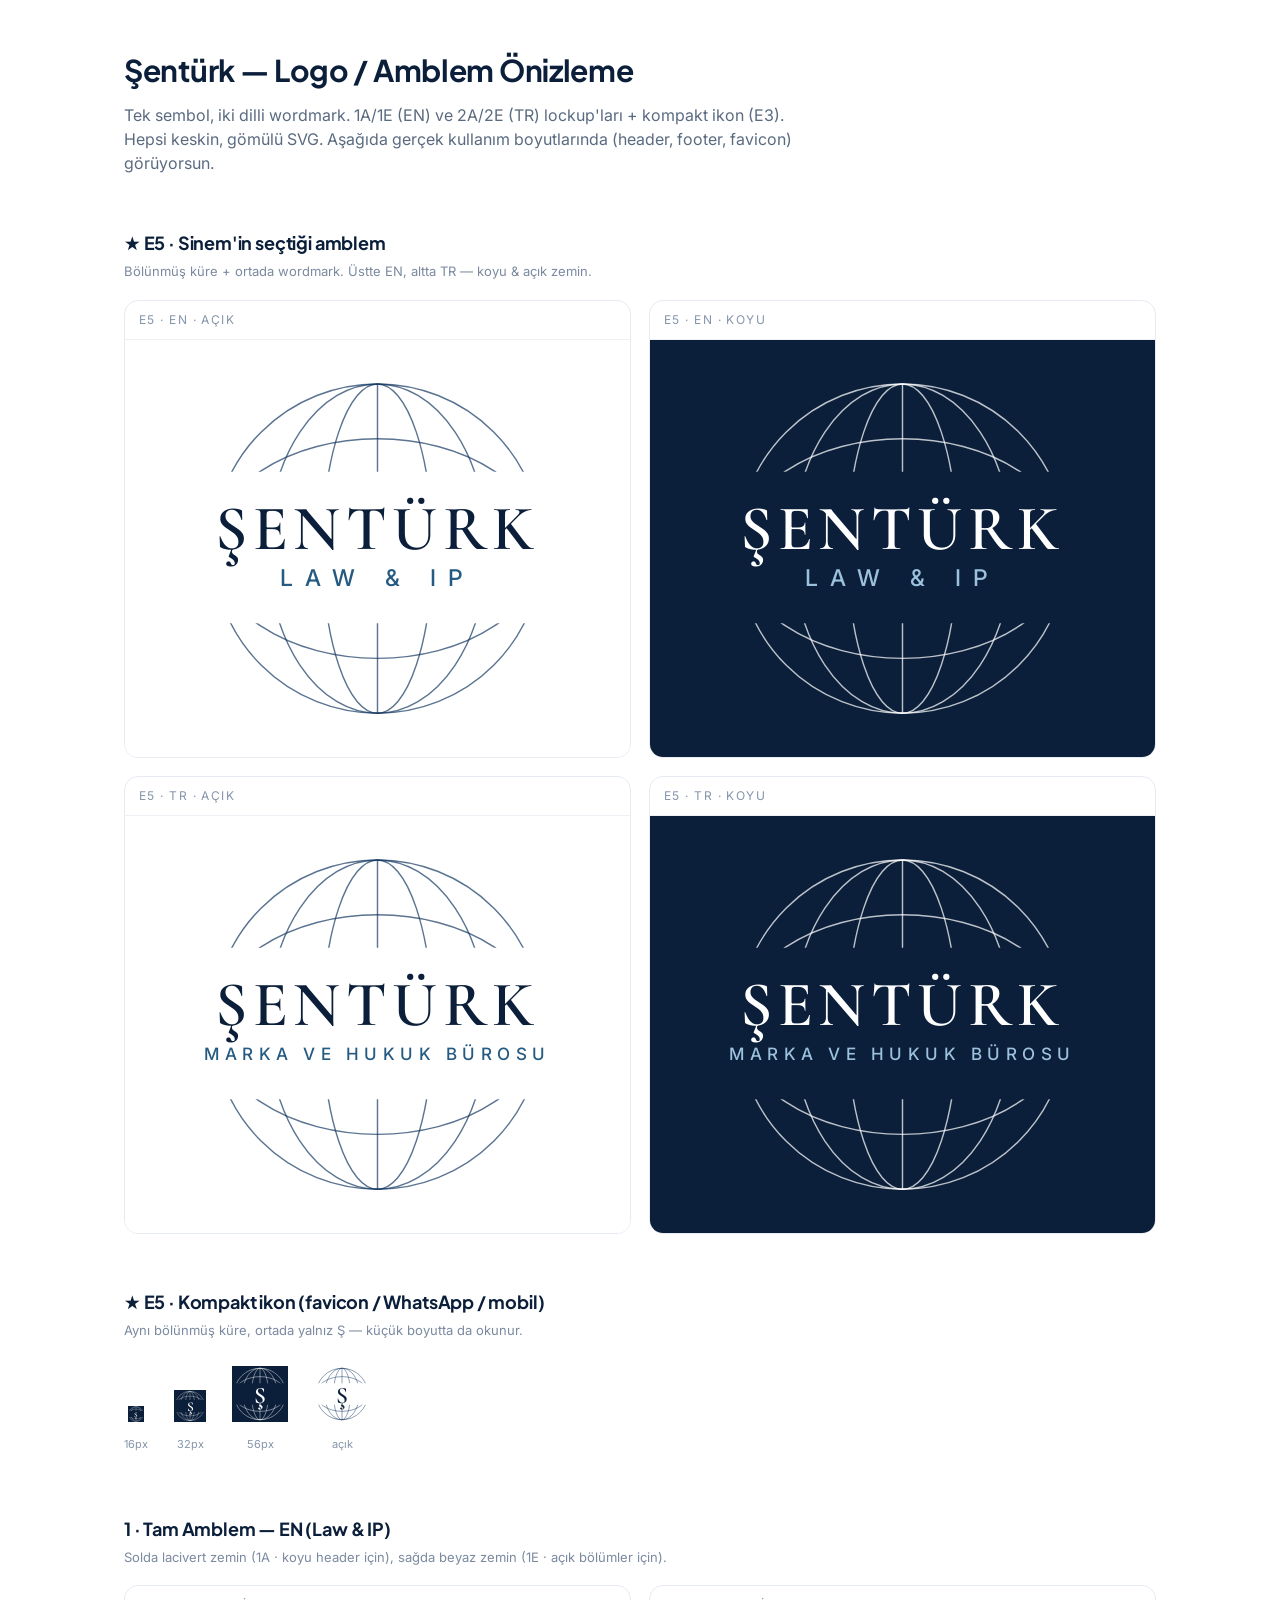
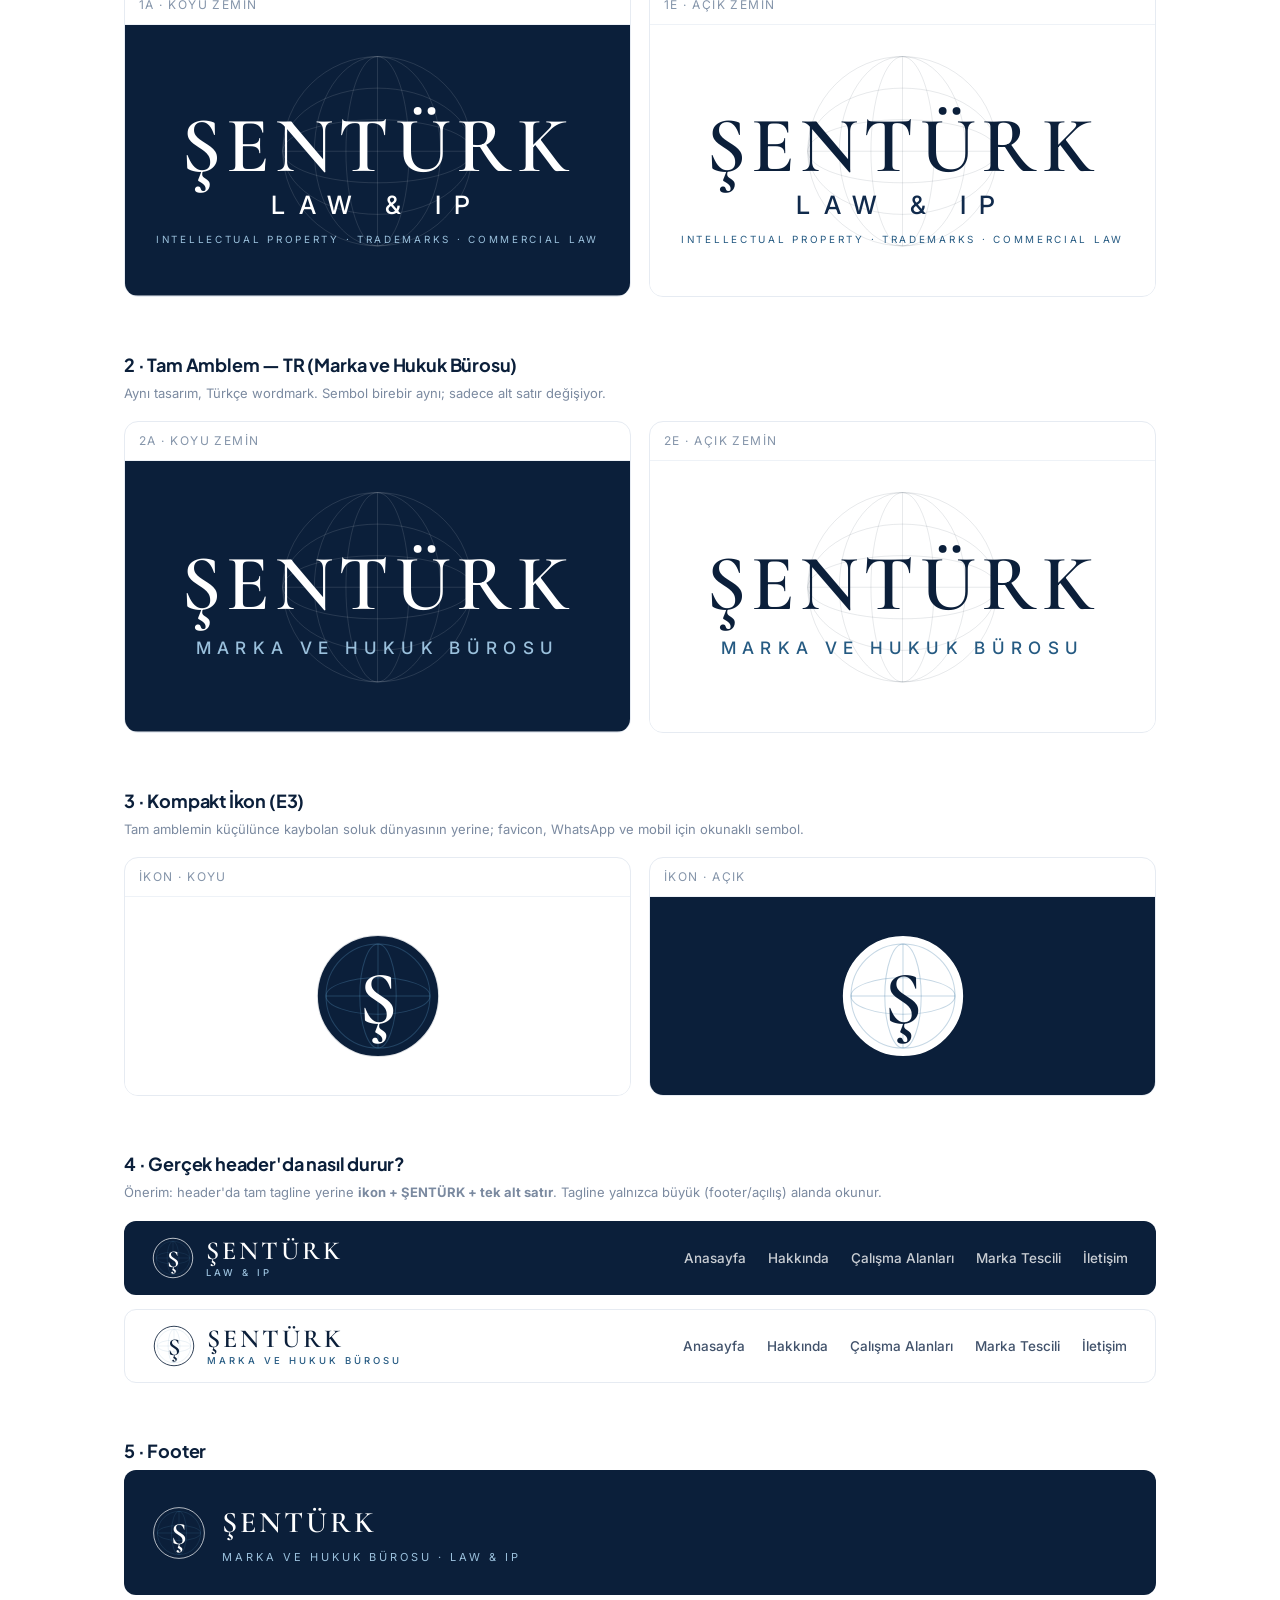
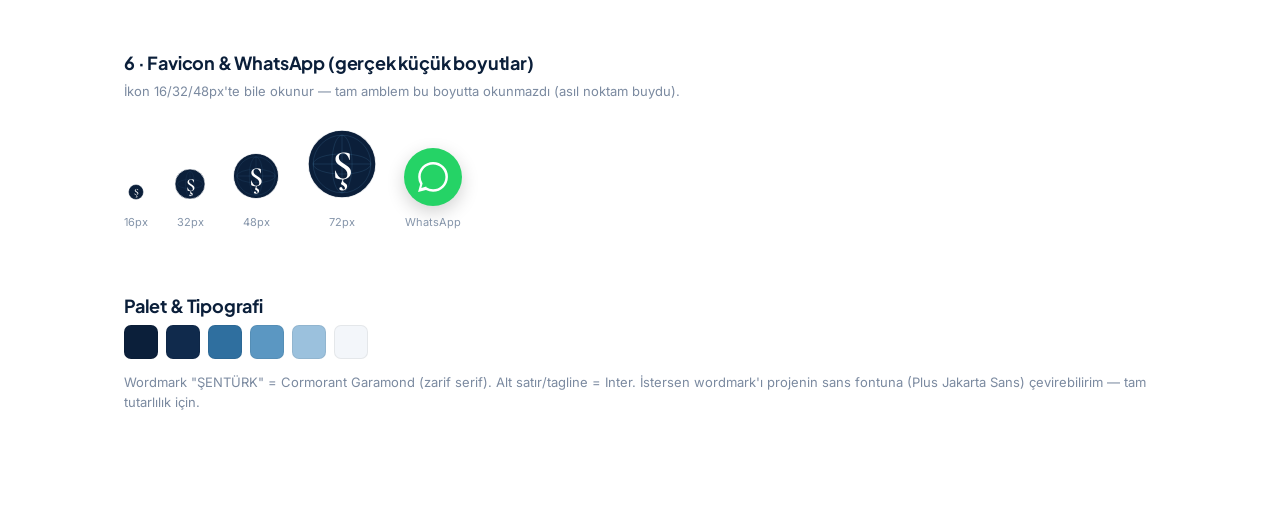
<file: assets/logo/onizleme.html>
<!DOCTYPE html>
<html lang="tr">
<head>
<meta charset="UTF-8">
<meta name="viewport" content="width=device-width, initial-scale=1">
<title>Şentürk — Logo Önizleme</title>
<link rel="preconnect" href="https://fonts.googleapis.com">
<link rel="preconnect" href="https://fonts.gstatic.com" crossorigin>
<link href="https://fonts.googleapis.com/css2?family=Cormorant+Garamond:wght@500;600&family=Inter:wght@400;500;600;700&family=Plus+Jakarta+Sans:wght@600;700&display=swap" rel="stylesheet">
<style>
  :root{
    --navy-900:#0b1f3a; --navy-800:#102a4c; --accent:#2f6f9f; --accent-600:#255a82;
    --accent-300:#5b97c2; --accent-200:#9bc1dd; --bg-alt:#f3f6fa; --ink:#13243b;
    --name:'Cormorant Garamond',Georgia,serif; --ui:'Inter',sans-serif;
  }
  *{box-sizing:border-box;margin:0;padding:0}
  body{font-family:var(--ui);color:var(--ink);background:#fff;line-height:1.5}
  .wrap{max-width:1080px;margin:0 auto;padding:48px 24px 96px}
  h1{font-family:'Plus Jakarta Sans',sans-serif;font-size:30px;letter-spacing:-.01em;color:var(--navy-900)}
  .lede{color:#5a6b80;margin:10px 0 40px;max-width:680px}
  h2{font-family:'Plus Jakarta Sans',sans-serif;font-size:18px;color:var(--navy-900);margin:54px 0 6px;letter-spacing:-.01em}
  .note{font-size:13px;color:#7b8aa0;margin-bottom:18px}
  .grid{display:grid;grid-template-columns:1fr 1fr;gap:18px}
  .card{border:1px solid #e6ebf2;border-radius:14px;overflow:hidden}
  .card .label{font-size:12px;letter-spacing:.12em;color:#8595aa;padding:10px 14px;border-bottom:1px solid #eef2f7;text-transform:uppercase}
  .frame{display:flex;align-items:center;justify-content:center}
  .frame svg{width:100%;height:auto;display:block}

  .hdr{height:74px;display:flex;align-items:center;justify-content:space-between;padding:0 28px;border-radius:12px}
  .hdr.dark{background:var(--navy-900)}
  .hdr.lite{background:#fff;border:1px solid #e6ebf2}
  .nav{display:flex;gap:22px;font-size:13.5px;font-weight:500}
  .hdr.dark .nav a{color:rgba(255,255,255,.78)}
  .hdr.lite .nav a{color:#41526b}
  .nav a{text-decoration:none}
  .logo-h{display:flex;align-items:center;gap:12px}
  .logo-h .mk{width:42px;height:42px;flex:none}
  .logo-h .txt{display:flex;flex-direction:column;line-height:1}
  .logo-h .txt .n{font-family:var(--name);font-weight:600;font-size:26px;letter-spacing:3px}
  .logo-h .txt .s{font-family:var(--ui);font-weight:500;font-size:9.5px;letter-spacing:3px;margin-top:4px}
  .hdr.dark .n{color:#fff} .hdr.dark .s{color:var(--accent-200)}
  .hdr.lite .n{color:var(--navy-900)} .hdr.lite .s{color:var(--accent-600)}

  .footer{background:var(--navy-900);border-radius:12px;padding:30px 28px;display:flex;align-items:center;gap:16px}
  .footer .mk{width:54px;height:54px}
  .footer .n{font-family:var(--name);font-weight:600;font-size:30px;letter-spacing:3px;color:#fff}
  .footer .s{font-family:var(--ui);font-size:11px;letter-spacing:3px;color:var(--accent-200);margin-top:4px}

  .favs{display:flex;align-items:flex-end;gap:26px;flex-wrap:wrap;padding:8px 0}
  .fav{text-align:center}
  .fav span{font-size:11px;color:#8595aa;display:block;margin-top:8px}
  .wa{width:58px;height:58px;border-radius:50%;background:#25d366;display:flex;align-items:center;justify-content:center;box-shadow:0 6px 18px rgba(0,0,0,.18)}
  .swatch-row{display:flex;gap:8px;margin-top:6px}
  .sw{width:34px;height:34px;border-radius:7px;border:1px solid #00000010}
</style>
</head>
<body>
<div class="wrap">
  <h1>Şentürk — Logo / Amblem Önizleme</h1>
  <p class="lede">Tek sembol, iki dilli wordmark. 1A/1E (EN) ve 2A/2E (TR) lockup'ları + kompakt ikon (E3).
  Hepsi keskin, gömülü SVG. Aşağıda gerçek kullanım boyutlarında (header, footer, favicon) görüyorsun.</p>

  <h2>★ E5 · Sinem'in seçtiği amblem</h2>
  <p class="note">Bölünmüş küre + ortada wordmark. Üstte EN, altta TR — koyu &amp; açık zemin.</p>
  <div class="grid">
    <div class="card"><div class="label">E5 · EN · Açık</div><div class="frame"><svg viewBox="0 0 460 380"><defs><clipPath id="ca1"><rect x="0" y="0" width="460" height="120"/><rect x="0" y="258" width="460" height="122"/></clipPath></defs><rect width="460" height="380" fill="#fff"/><g clip-path="url(#ca1)" fill="none" stroke="#163a63" stroke-opacity=".7" stroke-width="1.3"><circle cx="230" cy="190" r="150"/><ellipse cx="230" cy="190" rx="50" ry="150"/><ellipse cx="230" cy="190" rx="100" ry="150"/><line x1="230" y1="40" x2="230" y2="340"/><ellipse cx="230" cy="190" rx="150" ry="50"/><ellipse cx="230" cy="190" rx="150" ry="100"/></g><text x="230" y="190" text-anchor="middle" font-family="Cormorant Garamond,serif" font-weight="600" font-size="58" letter-spacing="5" fill="#0b1f3a">ŞENTÜRK</text><text x="230" y="224" text-anchor="middle" font-family="Inter,sans-serif" font-weight="500" font-size="21" letter-spacing="11" fill="#255a82">LAW &amp; IP</text></svg></div></div>
    <div class="card"><div class="label">E5 · EN · Koyu</div><div class="frame"><svg viewBox="0 0 460 380"><defs><clipPath id="ca2"><rect x="0" y="0" width="460" height="120"/><rect x="0" y="258" width="460" height="122"/></clipPath></defs><rect width="460" height="380" fill="#0b1f3a"/><g clip-path="url(#ca2)" fill="none" stroke="#fff" stroke-opacity=".72" stroke-width="1.3"><circle cx="230" cy="190" r="150"/><ellipse cx="230" cy="190" rx="50" ry="150"/><ellipse cx="230" cy="190" rx="100" ry="150"/><line x1="230" y1="40" x2="230" y2="340"/><ellipse cx="230" cy="190" rx="150" ry="50"/><ellipse cx="230" cy="190" rx="150" ry="100"/></g><text x="230" y="190" text-anchor="middle" font-family="Cormorant Garamond,serif" font-weight="600" font-size="58" letter-spacing="5" fill="#fff">ŞENTÜRK</text><text x="230" y="224" text-anchor="middle" font-family="Inter,sans-serif" font-weight="500" font-size="21" letter-spacing="11" fill="#9bc1dd">LAW &amp; IP</text></svg></div></div>
    <div class="card"><div class="label">E5 · TR · Açık</div><div class="frame"><svg viewBox="0 0 460 380"><defs><clipPath id="ca3"><rect x="0" y="0" width="460" height="120"/><rect x="0" y="258" width="460" height="122"/></clipPath></defs><rect width="460" height="380" fill="#fff"/><g clip-path="url(#ca3)" fill="none" stroke="#163a63" stroke-opacity=".7" stroke-width="1.3"><circle cx="230" cy="190" r="150"/><ellipse cx="230" cy="190" rx="50" ry="150"/><ellipse cx="230" cy="190" rx="100" ry="150"/><line x1="230" y1="40" x2="230" y2="340"/><ellipse cx="230" cy="190" rx="150" ry="50"/><ellipse cx="230" cy="190" rx="150" ry="100"/></g><text x="230" y="190" text-anchor="middle" font-family="Cormorant Garamond,serif" font-weight="600" font-size="58" letter-spacing="5" fill="#0b1f3a">ŞENTÜRK</text><text x="230" y="222" text-anchor="middle" font-family="Inter,sans-serif" font-weight="500" font-size="15.5" letter-spacing="5" fill="#255a82">MARKA VE HUKUK BÜROSU</text></svg></div></div>
    <div class="card"><div class="label">E5 · TR · Koyu</div><div class="frame"><svg viewBox="0 0 460 380"><defs><clipPath id="ca4"><rect x="0" y="0" width="460" height="120"/><rect x="0" y="258" width="460" height="122"/></clipPath></defs><rect width="460" height="380" fill="#0b1f3a"/><g clip-path="url(#ca4)" fill="none" stroke="#fff" stroke-opacity=".72" stroke-width="1.3"><circle cx="230" cy="190" r="150"/><ellipse cx="230" cy="190" rx="50" ry="150"/><ellipse cx="230" cy="190" rx="100" ry="150"/><line x1="230" y1="40" x2="230" y2="340"/><ellipse cx="230" cy="190" rx="150" ry="50"/><ellipse cx="230" cy="190" rx="150" ry="100"/></g><text x="230" y="190" text-anchor="middle" font-family="Cormorant Garamond,serif" font-weight="600" font-size="58" letter-spacing="5" fill="#fff">ŞENTÜRK</text><text x="230" y="222" text-anchor="middle" font-family="Inter,sans-serif" font-weight="500" font-size="15.5" letter-spacing="5" fill="#9bc1dd">MARKA VE HUKUK BÜROSU</text></svg></div></div>
  </div>

  <h2>★ E5 · Kompakt ikon (favicon / WhatsApp / mobil)</h2>
  <p class="note">Aynı bölünmüş küre, ortada yalnız Ş — küçük boyutta da okunur.</p>
  <div class="favs">
    <div class="fav"><svg width="16" height="16" viewBox="0 0 100 100"><defs><clipPath id="i16"><rect x="0" y="0" width="100" height="31"/><rect x="0" y="69" width="100" height="31"/></clipPath></defs><rect width="100" height="100" fill="#0b1f3a"/><g clip-path="url(#i16)" fill="none" stroke="#fff" stroke-opacity=".7" stroke-width="2"><circle cx="50" cy="50" r="46"/><ellipse cx="50" cy="50" rx="31" ry="46"/><line x1="50" y1="4" x2="50" y2="96"/><ellipse cx="50" cy="50" rx="46" ry="31"/></g><text x="50" y="66" text-anchor="middle" font-family="Cormorant Garamond,serif" font-weight="600" font-size="44" fill="#fff">Ş</text></svg><span>16px</span></div>
    <div class="fav"><svg width="32" height="32" viewBox="0 0 100 100"><defs><clipPath id="i32"><rect x="0" y="0" width="100" height="31"/><rect x="0" y="69" width="100" height="31"/></clipPath></defs><rect width="100" height="100" fill="#0b1f3a"/><g clip-path="url(#i32)" fill="none" stroke="#fff" stroke-opacity=".7" stroke-width="1.3"><circle cx="50" cy="50" r="46"/><ellipse cx="50" cy="50" rx="15" ry="46"/><ellipse cx="50" cy="50" rx="31" ry="46"/><line x1="50" y1="4" x2="50" y2="96"/><ellipse cx="50" cy="50" rx="46" ry="15"/><ellipse cx="50" cy="50" rx="46" ry="31"/></g><text x="50" y="66" text-anchor="middle" font-family="Cormorant Garamond,serif" font-weight="600" font-size="42" fill="#fff">Ş</text></svg><span>32px</span></div>
    <div class="fav"><svg width="56" height="56" viewBox="0 0 100 100"><defs><clipPath id="i56"><rect x="0" y="0" width="100" height="31"/><rect x="0" y="69" width="100" height="31"/></clipPath></defs><rect width="100" height="100" fill="#0b1f3a"/><g clip-path="url(#i56)" fill="none" stroke="#fff" stroke-opacity=".7" stroke-width="1.1"><circle cx="50" cy="50" r="46"/><ellipse cx="50" cy="50" rx="15" ry="46"/><ellipse cx="50" cy="50" rx="31" ry="46"/><line x1="50" y1="4" x2="50" y2="96"/><ellipse cx="50" cy="50" rx="46" ry="15"/><ellipse cx="50" cy="50" rx="46" ry="31"/></g><text x="50" y="66" text-anchor="middle" font-family="Cormorant Garamond,serif" font-weight="600" font-size="42" fill="#fff">Ş</text></svg><span>56px</span></div>
    <div class="fav"><svg width="56" height="56" viewBox="0 0 100 100"><defs><clipPath id="i56b"><rect x="0" y="0" width="100" height="31"/><rect x="0" y="69" width="100" height="31"/></clipPath></defs><rect width="100" height="100" fill="#fff"/><g clip-path="url(#i56b)" fill="none" stroke="#163a63" stroke-opacity=".78" stroke-width="1.1"><circle cx="50" cy="50" r="46"/><ellipse cx="50" cy="50" rx="15" ry="46"/><ellipse cx="50" cy="50" rx="31" ry="46"/><line x1="50" y1="4" x2="50" y2="96"/><ellipse cx="50" cy="50" rx="46" ry="15"/><ellipse cx="50" cy="50" rx="46" ry="31"/></g><text x="50" y="66" text-anchor="middle" font-family="Cormorant Garamond,serif" font-weight="600" font-size="42" fill="#0b1f3a">Ş</text></svg><span>açık</span></div>
  </div>

  <h2>1 · Tam Amblem — EN (Law &amp; IP)</h2>
  <p class="note">Solda lacivert zemin (1A · koyu header için), sağda beyaz zemin (1E · açık bölümler için).</p>
  <div class="grid">
    <div class="card"><div class="label">1A · Koyu zemin</div><div class="frame">
      <svg viewBox="0 0 560 300"><rect width="560" height="300" fill="#0b1f3a"/><g fill="none" stroke="#fff" stroke-opacity=".12" stroke-width="1.1"><circle cx="280" cy="140" r="105"/><ellipse cx="280" cy="140" rx="35" ry="105"/><ellipse cx="280" cy="140" rx="70" ry="105"/><line x1="280" y1="35" x2="280" y2="245"/><ellipse cx="280" cy="140" rx="105" ry="35"/><ellipse cx="280" cy="140" rx="105" ry="70"/><line x1="175" y1="140" x2="385" y2="140"/></g><text x="280" y="162" text-anchor="middle" font-family="Cormorant Garamond,serif" font-weight="600" font-size="88" letter-spacing="6" fill="#fff">ŞENTÜRK</text><text x="280" y="210" text-anchor="middle" font-family="Inter,sans-serif" font-weight="500" font-size="28" letter-spacing="15" fill="#fff">LAW &amp; IP</text><text x="280" y="242" text-anchor="middle" font-family="Inter,sans-serif" font-size="11" letter-spacing="3" fill="#9bc1dd">INTELLECTUAL PROPERTY · TRADEMARKS · COMMERCIAL LAW</text></svg>
    </div></div>
    <div class="card"><div class="label">1E · Açık zemin</div><div class="frame">
      <svg viewBox="0 0 560 300"><rect width="560" height="300" fill="#fff"/><g fill="none" stroke="#0b1f3a" stroke-opacity=".10" stroke-width="1.1"><circle cx="280" cy="140" r="105"/><ellipse cx="280" cy="140" rx="35" ry="105"/><ellipse cx="280" cy="140" rx="70" ry="105"/><line x1="280" y1="35" x2="280" y2="245"/><ellipse cx="280" cy="140" rx="105" ry="35"/><ellipse cx="280" cy="140" rx="105" ry="70"/><line x1="175" y1="140" x2="385" y2="140"/></g><text x="280" y="162" text-anchor="middle" font-family="Cormorant Garamond,serif" font-weight="600" font-size="88" letter-spacing="6" fill="#0b1f3a">ŞENTÜRK</text><text x="280" y="210" text-anchor="middle" font-family="Inter,sans-serif" font-weight="500" font-size="28" letter-spacing="15" fill="#102a4c">LAW &amp; IP</text><text x="280" y="242" text-anchor="middle" font-family="Inter,sans-serif" font-size="11" letter-spacing="3" fill="#255a82">INTELLECTUAL PROPERTY · TRADEMARKS · COMMERCIAL LAW</text></svg>
    </div></div>
  </div>

  <h2>2 · Tam Amblem — TR (Marka ve Hukuk Bürosu)</h2>
  <p class="note">Aynı tasarım, Türkçe wordmark. Sembol birebir aynı; sadece alt satır değişiyor.</p>
  <div class="grid">
    <div class="card"><div class="label">2A · Koyu zemin</div><div class="frame">
      <svg viewBox="0 0 560 300"><rect width="560" height="300" fill="#0b1f3a"/><g fill="none" stroke="#fff" stroke-opacity=".12" stroke-width="1.1"><circle cx="280" cy="140" r="105"/><ellipse cx="280" cy="140" rx="35" ry="105"/><ellipse cx="280" cy="140" rx="70" ry="105"/><line x1="280" y1="35" x2="280" y2="245"/><ellipse cx="280" cy="140" rx="105" ry="35"/><ellipse cx="280" cy="140" rx="105" ry="70"/><line x1="175" y1="140" x2="385" y2="140"/></g><text x="280" y="164" text-anchor="middle" font-family="Cormorant Garamond,serif" font-weight="600" font-size="88" letter-spacing="6" fill="#fff">ŞENTÜRK</text><text x="280" y="214" text-anchor="middle" font-family="Inter,sans-serif" font-weight="500" font-size="19" letter-spacing="7" fill="#9bc1dd">MARKA VE HUKUK BÜROSU</text></svg>
    </div></div>
    <div class="card"><div class="label">2E · Açık zemin</div><div class="frame">
      <svg viewBox="0 0 560 300"><rect width="560" height="300" fill="#fff"/><g fill="none" stroke="#0b1f3a" stroke-opacity=".10" stroke-width="1.1"><circle cx="280" cy="140" r="105"/><ellipse cx="280" cy="140" rx="35" ry="105"/><ellipse cx="280" cy="140" rx="70" ry="105"/><line x1="280" y1="35" x2="280" y2="245"/><ellipse cx="280" cy="140" rx="105" ry="35"/><ellipse cx="280" cy="140" rx="105" ry="70"/><line x1="175" y1="140" x2="385" y2="140"/></g><text x="280" y="164" text-anchor="middle" font-family="Cormorant Garamond,serif" font-weight="600" font-size="88" letter-spacing="6" fill="#0b1f3a">ŞENTÜRK</text><text x="280" y="214" text-anchor="middle" font-family="Inter,sans-serif" font-weight="500" font-size="19" letter-spacing="7" fill="#255a82">MARKA VE HUKUK BÜROSU</text></svg>
    </div></div>
  </div>

  <h2>3 · Kompakt İkon (E3)</h2>
  <p class="note">Tam amblemin küçülünce kaybolan soluk dünyasının yerine; favicon, WhatsApp ve mobil için okunaklı sembol.</p>
  <div class="grid">
    <div class="card"><div class="label">İkon · Koyu</div><div class="frame" style="background:#fff;padding:34px">
      <svg viewBox="0 0 100 100" style="width:130px"><circle cx="50" cy="50" r="47" fill="#0b1f3a"/><g fill="none" stroke="#5b97c2" stroke-opacity=".3" stroke-width=".8"><circle cx="50" cy="50" r="40"/><ellipse cx="50" cy="50" rx="14" ry="40"/><line x1="50" y1="10" x2="50" y2="90"/><ellipse cx="50" cy="50" rx="40" ry="14"/><line x1="10" y1="50" x2="90" y2="50"/></g><circle cx="50" cy="50" r="47" fill="none" stroke="#fff" stroke-opacity=".85" stroke-width="1.5"/><text x="50" y="71" text-anchor="middle" font-family="Cormorant Garamond,serif" font-weight="600" font-size="58" fill="#fff">Ş</text></svg>
    </div></div>
    <div class="card"><div class="label">İkon · Açık</div><div class="frame" style="background:var(--navy-900);padding:34px">
      <svg viewBox="0 0 100 100" style="width:130px"><circle cx="50" cy="50" r="47" fill="#fff"/><g fill="none" stroke="#2f6f9f" stroke-opacity=".28" stroke-width=".8"><circle cx="50" cy="50" r="40"/><ellipse cx="50" cy="50" rx="14" ry="40"/><line x1="50" y1="10" x2="50" y2="90"/><ellipse cx="50" cy="50" rx="40" ry="14"/><line x1="10" y1="50" x2="90" y2="50"/></g><circle cx="50" cy="50" r="47" fill="none" stroke="#0b1f3a" stroke-width="1.5"/><text x="50" y="71" text-anchor="middle" font-family="Cormorant Garamond,serif" font-weight="600" font-size="58" fill="#0b1f3a">Ş</text></svg>
    </div></div>
  </div>

  <h2>4 · Gerçek header'da nasıl durur?</h2>
  <p class="note">Önerim: header'da tam tagline yerine <b>ikon + ŞENTÜRK + tek alt satır</b>. Tagline yalnızca büyük (footer/açılış) alanda okunur.</p>
  <div class="hdr dark" style="margin-bottom:14px">
    <div class="logo-h">
      <svg class="mk" viewBox="0 0 100 100"><circle cx="50" cy="50" r="47" fill="#0b1f3a"/><g fill="none" stroke="#5b97c2" stroke-opacity=".35" stroke-width=".8"><circle cx="50" cy="50" r="40"/><ellipse cx="50" cy="50" rx="14" ry="40"/><line x1="50" y1="10" x2="50" y2="90"/><ellipse cx="50" cy="50" rx="40" ry="14"/><line x1="10" y1="50" x2="90" y2="50"/></g><circle cx="50" cy="50" r="47" fill="none" stroke="#fff" stroke-opacity=".85" stroke-width="2"/><text x="50" y="71" text-anchor="middle" font-family="Cormorant Garamond,serif" font-weight="600" font-size="58" fill="#fff">Ş</text></svg>
      <div class="txt"><span class="n">ŞENTÜRK</span><span class="s">LAW &amp; IP</span></div>
    </div>
    <div class="nav"><a href="#">Anasayfa</a><a href="#">Hakkında</a><a href="#">Çalışma Alanları</a><a href="#">Marka Tescili</a><a href="#">İletişim</a></div>
  </div>
  <div class="hdr lite">
    <div class="logo-h">
      <svg class="mk" viewBox="0 0 100 100"><circle cx="50" cy="50" r="47" fill="#fff"/><g fill="none" stroke="#2f6f9f" stroke-opacity=".28" stroke-width=".8"><circle cx="50" cy="50" r="40"/><ellipse cx="50" cy="50" rx="14" ry="40"/><line x1="50" y1="10" x2="50" y2="90"/><ellipse cx="50" cy="50" rx="40" ry="14"/><line x1="10" y1="50" x2="90" y2="50"/></g><circle cx="50" cy="50" r="47" fill="none" stroke="#0b1f3a" stroke-width="2"/><text x="50" y="71" text-anchor="middle" font-family="Cormorant Garamond,serif" font-weight="600" font-size="58" fill="#0b1f3a">Ş</text></svg>
      <div class="txt"><span class="n">ŞENTÜRK</span><span class="s">MARKA VE HUKUK BÜROSU</span></div>
    </div>
    <div class="nav"><a href="#">Anasayfa</a><a href="#">Hakkında</a><a href="#">Çalışma Alanları</a><a href="#">Marka Tescili</a><a href="#">İletişim</a></div>
  </div>

  <h2>5 · Footer</h2>
  <div class="footer">
    <svg class="mk" viewBox="0 0 100 100"><circle cx="50" cy="50" r="47" fill="#0b1f3a"/><g fill="none" stroke="#5b97c2" stroke-opacity=".35" stroke-width=".8"><circle cx="50" cy="50" r="40"/><ellipse cx="50" cy="50" rx="14" ry="40"/><line x1="50" y1="10" x2="50" y2="90"/><ellipse cx="50" cy="50" rx="40" ry="14"/><line x1="10" y1="50" x2="90" y2="50"/></g><circle cx="50" cy="50" r="47" fill="none" stroke="#fff" stroke-opacity=".85" stroke-width="1.5"/><text x="50" y="71" text-anchor="middle" font-family="Cormorant Garamond,serif" font-weight="600" font-size="58" fill="#fff">Ş</text></svg>
    <div><div class="n">ŞENTÜRK</div><div class="s">MARKA VE HUKUK BÜROSU · LAW &amp; IP</div></div>
  </div>

  <h2>6 · Favicon &amp; WhatsApp (gerçek küçük boyutlar)</h2>
  <p class="note">İkon 16/32/48px'te bile okunur — tam amblem bu boyutta okunmazdı (asıl noktam buydu).</p>
  <div class="favs">
    <div class="fav"><svg width="16" height="16" viewBox="0 0 100 100"><circle cx="50" cy="50" r="47" fill="#0b1f3a"/><circle cx="50" cy="50" r="47" fill="none" stroke="#fff" stroke-opacity=".85" stroke-width="3"/><text x="50" y="71" text-anchor="middle" font-family="Cormorant Garamond,serif" font-weight="600" font-size="60" fill="#fff">Ş</text></svg><span>16px</span></div>
    <div class="fav"><svg width="32" height="32" viewBox="0 0 100 100"><circle cx="50" cy="50" r="47" fill="#0b1f3a"/><g fill="none" stroke="#5b97c2" stroke-opacity=".3" stroke-width=".8"><ellipse cx="50" cy="50" rx="14" ry="40"/><line x1="50" y1="10" x2="50" y2="90"/><ellipse cx="50" cy="50" rx="40" ry="14"/></g><circle cx="50" cy="50" r="47" fill="none" stroke="#fff" stroke-opacity=".85" stroke-width="2.5"/><text x="50" y="71" text-anchor="middle" font-family="Cormorant Garamond,serif" font-weight="600" font-size="58" fill="#fff">Ş</text></svg><span>32px</span></div>
    <div class="fav"><svg width="48" height="48" viewBox="0 0 100 100"><circle cx="50" cy="50" r="47" fill="#0b1f3a"/><g fill="none" stroke="#5b97c2" stroke-opacity=".3" stroke-width=".8"><circle cx="50" cy="50" r="40"/><ellipse cx="50" cy="50" rx="14" ry="40"/><line x1="50" y1="10" x2="50" y2="90"/><ellipse cx="50" cy="50" rx="40" ry="14"/><line x1="10" y1="50" x2="90" y2="50"/></g><circle cx="50" cy="50" r="47" fill="none" stroke="#fff" stroke-opacity=".85" stroke-width="2"/><text x="50" y="71" text-anchor="middle" font-family="Cormorant Garamond,serif" font-weight="600" font-size="58" fill="#fff">Ş</text></svg><span>48px</span></div>
    <div class="fav"><svg width="72" height="72" viewBox="0 0 100 100"><circle cx="50" cy="50" r="47" fill="#0b1f3a"/><g fill="none" stroke="#5b97c2" stroke-opacity=".3" stroke-width=".8"><circle cx="50" cy="50" r="40"/><ellipse cx="50" cy="50" rx="14" ry="40"/><line x1="50" y1="10" x2="50" y2="90"/><ellipse cx="50" cy="50" rx="40" ry="14"/><line x1="10" y1="50" x2="90" y2="50"/></g><circle cx="50" cy="50" r="47" fill="none" stroke="#fff" stroke-opacity=".85" stroke-width="1.5"/><text x="50" y="71" text-anchor="middle" font-family="Cormorant Garamond,serif" font-weight="600" font-size="58" fill="#fff">Ş</text></svg><span>72px</span></div>
    <div class="fav">
      <div class="wa"><svg width="30" height="30" viewBox="0 0 24 24" fill="#fff"><path d="M.057 24l1.687-6.163a11.867 11.867 0 01-1.587-5.946C.16 5.335 5.495 0 12.05 0a11.82 11.82 0 018.413 3.488 11.82 11.82 0 013.48 8.414c-.003 6.557-5.338 11.892-11.893 11.892a11.9 11.9 0 01-5.688-1.448L.057 24zm6.597-3.807c1.676.995 3.276 1.591 5.392 1.592 5.448 0 9.886-4.434 9.889-9.885.002-5.462-4.415-9.89-9.881-9.892-5.452 0-9.887 4.434-9.889 9.884a9.86 9.86 0 001.51 5.26l-.999 3.648 3.978-1.207z"/></svg></div>
      <span>WhatsApp</span>
    </div>
  </div>

  <h2>Palet &amp; Tipografi</h2>
  <div class="swatch-row">
    <div class="sw" style="background:#0b1f3a" title="navy-900"></div>
    <div class="sw" style="background:#102a4c" title="navy-800"></div>
    <div class="sw" style="background:#2f6f9f" title="accent"></div>
    <div class="sw" style="background:#5b97c2" title="accent-300"></div>
    <div class="sw" style="background:#9bc1dd" title="accent-200"></div>
    <div class="sw" style="background:#f3f6fa" title="bg-alt"></div>
  </div>
  <p class="note" style="margin-top:14px">Wordmark "ŞENTÜRK" = Cormorant Garamond (zarif serif). Alt satır/tagline = Inter.
  İstersen wordmark'ı projenin sans fontuna (Plus Jakarta Sans) çevirebilirim — tam tutarlılık için.</p>
</div>
</body>
</html>
</file>
<file: css/style.css>
/* Kendine host edilen fontlar (variable, latin + latin-ext) — Temmuz 2026
   Google Fonts CDN yerine yerel; KVKK (IP aktarımı yok) + performans. */
@font-face {
  font-family: 'Inter';
  font-style: normal;
  font-weight: 100 900;
  font-display: swap;
  src: url(../assets/fonts/inter-latin.woff2) format('woff2');
  unicode-range: U+0000-00FF, U+0131, U+0152-0153, U+02BB-02BC, U+02C6, U+02DA, U+02DC, U+0304, U+0308, U+0329, U+2000-206F, U+20AC, U+2122, U+2191, U+2193, U+2212, U+2215, U+FEFF, U+FFFD;
}
@font-face {
  font-family: 'Inter';
  font-style: normal;
  font-weight: 100 900;
  font-display: swap;
  src: url(../assets/fonts/inter-latin-ext.woff2) format('woff2');
  unicode-range: U+011E-011F, U+0130, U+015E-015F, U+20BA;
}
@font-face {
  font-family: 'Plus Jakarta Sans';
  font-style: normal;
  font-weight: 200 800;
  font-display: swap;
  src: url(../assets/fonts/jakarta-latin.woff2) format('woff2');
  unicode-range: U+0000-00FF, U+0131, U+0152-0153, U+02BB-02BC, U+02C6, U+02DA, U+02DC, U+0304, U+0308, U+0329, U+2000-206F, U+20AC, U+2122, U+2191, U+2193, U+2212, U+2215, U+FEFF, U+FFFD;
}
@font-face {
  font-family: 'Plus Jakarta Sans';
  font-style: normal;
  font-weight: 200 800;
  font-display: swap;
  src: url(../assets/fonts/jakarta-latin-ext.woff2) format('woff2');
  unicode-range: U+0100-02BA, U+02BD-02C5, U+02C7-02CC, U+02CE-02D7, U+02DD-02FF, U+0304, U+0308, U+0329, U+1D00-1DBF, U+1E00-1E9F, U+1EF2-1EFF, U+2020, U+20A0-20AB, U+20AD-20C0, U+2113, U+2C60-2C7F, U+A720-A7FF;
}
@font-face {
  font-family: 'Cormorant Garamond';
  font-style: normal;
  font-weight: 300 700;
  font-display: swap;
  src: url(../assets/fonts/cormorant-latin.woff2) format('woff2');
  unicode-range: U+0000-00FF, U+0131, U+0152-0153, U+02BB-02BC, U+02C6, U+02DA, U+02DC, U+0304, U+0308, U+0329, U+2000-206F, U+20AC, U+2122, U+2191, U+2193, U+2212, U+2215, U+FEFF, U+FFFD;
}
@font-face {
  font-family: 'Cormorant Garamond';
  font-style: normal;
  font-weight: 300 700;
  font-display: swap;
  src: url(../assets/fonts/cormorant-latin-ext.woff2) format('woff2');
  unicode-range: U+0100-02BA, U+02BD-02C5, U+02C7-02CC, U+02CE-02D7, U+02DD-02FF, U+0304, U+0308, U+0329, U+1D00-1DBF, U+1E00-1E9F, U+1EF2-1EFF, U+2020, U+20A0-20AB, U+20AD-20C0, U+2113, U+2C60-2C7F, U+A720-A7FF;
}

/* ============================================================
   Şentürk Marka ve Hukuk Bürosu  —  Tasarım Sistemi
   Stil: Modern & Sade  |  Palet: Lacivert + Beyaz (+ ince çelik mavisi vurgu)
   His: Güvenilir, ciddi, şeffaf  |  Yazı: modern sans-serif
   Not: Sabit #hex gömmeyin; :root değişkenlerini kullanın.
   ============================================================ */

/* ---------- 1. Değişkenler (Design Tokens) ---------- */
:root {
  /* Lacivert ölçeği */
  --navy-900: #0b1f3a;
  --navy-800: #102a4c;
  --navy-700: #163a63;
  --navy-600: #1f4d7a;

  /* Çelik mavisi vurgu (altın yerine — sade, kurumsal) */
  --accent:     #2f6f9f;
  --accent-600: #255a82;
  --accent-300: #5b97c2;
  --accent-200: #9bc1dd;
  --accent-100: #c9deee;   /* Eylul 2026: fotograf uzerindeki kucuk metinler icin (WCAG AA) */

  /* Nötrler & zemin */
  --white:    #ffffff;
  --surface:  var(--white);   /* kart/form yuzeyi (dark modda koyulasir) */
  --bg:       #ffffff;
  --bg-alt:   #f3f6fa;
  --bg-alt2:  #e8eef5;
  --ink:      #13243b;
  --muted:    #56657b;
  --muted-light: #9fb0c4;
  --line:        rgba(20, 58, 99, 0.14);
  --line-strong: rgba(20, 58, 99, 0.22);
  --line-light:  rgba(255, 255, 255, 0.16);

  /* Geriye dönük uyumluluk takma adları (eski sınıf/inline referansları çalışsın) */
  --gold-600: var(--accent-600);
  --gold-500: var(--accent);
  --gold-400: var(--accent-300);
  --gold-300: var(--accent-200);
  --bordeaux: var(--accent-600);
  --bordeaux-light: var(--accent);
  --cream: var(--bg);
  --cream-dark: var(--bg-alt);

  /* Tipografi (modern sans-serif) */
  --font-display: "Plus Jakarta Sans", "Inter", -apple-system, BlinkMacSystemFont, "Segoe UI", sans-serif;
  --font-serif:   "Plus Jakarta Sans", "Inter", sans-serif;
  --font-body:    "Inter", -apple-system, BlinkMacSystemFont, "Segoe UI", sans-serif;
  /* Logo wordmark — serif (E5 amblemi, Haziran 2026 Kerem tercihi) */
  --font-logo:    "Cormorant Garamond", Georgia, "Times New Roman", serif;

  /* Ölçü & ritim */
  --container: 1200px;
  --container-narrow: 880px;
  --radius: 8px;
  --radius-lg: 14px;
  --shadow-sm: 0 4px 16px rgba(11, 31, 58, 0.06);
  --shadow-md: 0 14px 40px rgba(11, 31, 58, 0.10);
  --shadow-lg: 0 26px 60px rgba(11, 31, 58, 0.14);
  --transition: 0.4s cubic-bezier(0.22, 1, 0.36, 1);
  --header-h: 84px;

  /* Animasyon easing'leri (saf CSS) */
  --ease-soft: cubic-bezier(0.22, 1, 0.36, 1);
  --ease-back: cubic-bezier(0.34, 1.56, 0.64, 1);

  /* Durum renkleri */
  --success: #1b7a45;
}

/* ---------- 2. Reset & Temel ---------- */
*,
*::before,
*::after { box-sizing: border-box; margin: 0; padding: 0; }

html { scroll-behavior: smooth; -webkit-text-size-adjust: 100%; }

body {
  font-family: var(--font-body);
  color: var(--ink);
  background: var(--bg);
  line-height: 1.7;
  font-size: 17px;
  overflow-x: hidden;
  -webkit-font-smoothing: antialiased;
  text-rendering: optimizeLegibility;
}

img { max-width: 100%; display: block; }
a { color: inherit; text-decoration: none; }
ul { list-style: none; }
button { font-family: inherit; cursor: pointer; border: none; background: none; }

::selection { background: var(--accent); color: #fff; }

/* Kaydırma çubuğu */
::-webkit-scrollbar { width: 11px; }
::-webkit-scrollbar-track { background: var(--bg-alt); }
::-webkit-scrollbar-thumb { background: var(--accent); border-radius: 6px; }

/* ---------- Erişilebilirlik: "İçeriğe geç" (skip-link) ----------
   Bağlantı HTML'de inline sr-only stiliyle gizli; klavye ile focus
   olunca sol-üstte görünür olmalı. Inline stili geçersiz kılmak için
   focus durumunda !important gerekir. Mouse/normal durumda gizli kalır. */
.skip-link:focus {
  position: fixed !important;
  left: 16px !important;
  top: 16px !important;
  width: auto !important;
  height: auto !important;
  margin: 0 !important;
  padding: 0.7rem 1.2rem !important;
  overflow: visible !important;
  clip: auto !important;
  clip-path: none !important;
  background: var(--accent) !important;
  color: var(--white) !important;
  font-family: var(--font-body);
  font-weight: 700;
  font-size: 0.95rem;
  line-height: 1.2;
  border-radius: var(--radius) !important;
  box-shadow: var(--shadow-md);
  outline: 3px solid var(--white);
  outline-offset: 2px;
  z-index: 2000 !important;
  white-space: nowrap;
}

/* ---------- 3. Tipografi ---------- */
h1, h2, h3, h4, .hero .hero-title { font-family: var(--font-display); font-weight: 700; line-height: 1.18; color: var(--navy-900); letter-spacing: -0.01em; }
h1, .hero .hero-title { font-size: clamp(2.5rem, 5.6vw, 4.1rem); letter-spacing: -0.02em; }
h2 { font-size: clamp(1.9rem, 4vw, 2.8rem); }
h3 { font-size: clamp(1.25rem, 2.2vw, 1.6rem); }
p { margin-bottom: 1rem; }
p:last-child { margin-bottom: 0; }

.eyebrow {
  display: inline-flex;
  align-items: center;
  gap: 0.6rem;
  font-family: var(--font-body);
  font-size: 0.76rem;
  font-weight: 700;
  letter-spacing: 0.26em;
  text-transform: uppercase;
  color: var(--accent);
  margin-bottom: 1.1rem;
}
.eyebrow::before {
  content: "";
  width: 34px;
  height: 2px;
  background: var(--accent);
}
.eyebrow.center::after {
  content: "";
  width: 34px;
  height: 2px;
  background: var(--accent);
}

.lead { font-size: 1.18rem; color: var(--muted); font-weight: 400; }

/* ---------- 4. Layout ---------- */
.container { width: 100%; max-width: var(--container); margin: 0 auto; padding: 0 28px; }
.narrow { max-width: var(--container-narrow); }
.section { padding: clamp(64px, 9vw, 124px) 0; position: relative; }
.section-dark { background: var(--navy-900); color: rgba(255,255,255,0.82); }
.section-dark .eyebrow { color: var(--accent-200); }   /* Eylul 2026: accent lacivert uzerinde 3,1:1 idi */
.section-dark .eyebrow::before, .section-dark .eyebrow.center::after { background: var(--accent-300); }
.section-dark h1, .section-dark h2, .section-dark h3 { color: var(--white); }
.section-cream { background: var(--bg); }
.section-alt { background: var(--bg-alt); }

.section-head { max-width: 720px; margin-bottom: 3.2rem; }
.section-head.center { margin-left: auto; margin-right: auto; text-align: center; }
.section-head p { margin-top: 1rem; color: var(--muted); font-size: 1.08rem; }
.section-dark .section-head p { color: var(--muted-light); }

/* İnce ayraç */
.divider-gold {
  width: 60px; height: 3px;
  background: var(--accent);
  border-radius: 3px; margin: 1.4rem 0;
}
.center .divider-gold { margin-left: auto; margin-right: auto; }

/* ---------- 5. Butonlar ---------- */
.btn {
  display: inline-flex;
  align-items: center;
  gap: 0.6rem;
  padding: 15px 32px;
  font-size: 0.85rem;
  font-weight: 600;
  letter-spacing: 0.04em;
  border-radius: var(--radius);
  transition: all var(--transition);
  position: relative;
  overflow: hidden;
  cursor: pointer;
  line-height: 1.2;
}
.btn svg { width: 17px; height: 17px; transition: transform var(--transition); }
.btn:hover svg { transform: translateX(4px); }

/* Birincil (her zemin için): çelik mavisi dolgu */
.btn-gold,
.btn-primary {
  background: var(--accent);
  color: #fff;
  box-shadow: 0 8px 22px rgba(47, 111, 159, 0.28);
}
.btn-gold:hover,
.btn-primary:hover { background: var(--accent-600); transform: translateY(-3px); box-shadow: 0 14px 30px rgba(47, 111, 159, 0.38); }

/* Açık (koyu zeminlerde): beyaz dolgu */
.btn-light {
  background: #fff;
  color: var(--navy-900);
  box-shadow: 0 8px 22px rgba(0, 0, 0, 0.18);
}
.btn-light:hover { background: var(--bg-alt); transform: translateY(-3px); }

/* Çerçeveli */
.btn-outline {
  background: transparent;
  color: var(--accent);
  border: 1.5px solid var(--accent);
}
.btn-outline:hover { background: var(--accent); color: #fff; transform: translateY(-3px); }
/* Koyu zeminde çerçeveli buton beyaz okunur */
.hero .btn-outline,
.section-dark .btn-outline,
.cta-band .btn-outline,
.page-hero .btn-outline { color: #fff; border-color: rgba(255, 255, 255, 0.55); }
.hero .btn-outline:hover,
.section-dark .btn-outline:hover,
.cta-band .btn-outline:hover,
.page-hero .btn-outline:hover { background: #fff; color: var(--navy-900); border-color: #fff; }

/* Koyu/ikincil */
.btn-dark {
  background: var(--navy-800);
  color: #fff;
  border: 1px solid var(--navy-600);
}
.btn-dark:hover { background: var(--navy-700); transform: translateY(-3px); }

/* ---------- 6. Header / Navigasyon ---------- */
.header {
  position: fixed;
  top: 0; left: 0; right: 0;
  z-index: 1000;
  height: var(--header-h);
  display: flex;
  align-items: center;
  transition: all var(--transition);
}
.header::before {
  content: "";
  position: absolute; inset: 0;
  background: var(--navy-900);
  opacity: 0;
  transition: opacity var(--transition);
  border-bottom: 1px solid rgba(255,255,255,0.08);
}
/* Eylul 2026: hero overlay'i acildigi icin header kendi ince koruma katmanini tasiyor.
   Sayfa kaydirilinca .scrolled devreye girip ::before'u opaklastirdigindan bu katman kalkar.
   KURAL: hero overlay'ini daha da acmadan once bu katmanla birlikte kontrast olcun. */
.header::after {
  content: "";
  position: absolute; inset: 0; z-index: 1; pointer-events: none;
  background: linear-gradient(180deg, rgba(9,22,42,0.62) 0%, rgba(9,22,42,0.34) 55%, rgba(9,22,42,0) 100%);
  transition: opacity var(--transition);
}
.header.scrolled::after { opacity: 0; }
.header.scrolled { height: 70px; }
.header.scrolled::before { opacity: 0.98; }

.header .container {
  display: flex;
  align-items: center;
  justify-content: space-between;
  position: relative;
  z-index: 2;
}

/* Logo — Eylul 2026 (Sinem talebi): kure + Ş amblemi kaldirildi,
   kelime markasi buyutuldu ve sola dayandi (ana sayfada daha gorunur). */
.logo { display: flex; flex-direction: row; align-items: center; line-height: 1; }
.logo .logo-text { display: flex; flex-direction: column; }
.logo .logo-name {
  font-family: var(--font-logo);
  font-size: clamp(1.85rem, 2.3vw, 2.15rem);
  font-weight: 600;
  color: var(--white);
  letter-spacing: 3px;
  text-transform: uppercase;
}
.logo .logo-sub {
  font-family: var(--font-body);
  font-size: 0.66rem;
  letter-spacing: 0.28em;
  text-transform: uppercase;
  color: var(--accent-200);   /* Eylul 2026: fotograflı hero uzerinde accent-300 kontrasti dusuktu */
  margin-top: 7px;
  white-space: nowrap;
}

/* Nav links */
.nav { display: flex; align-items: center; gap: 1.9rem; }
.nav-links { display: flex; align-items: center; gap: 1.7rem; }
.nav-links a { white-space: nowrap; }
.nav-links a {
  position: relative;
  font-size: 0.8rem;
  font-weight: 600;
  letter-spacing: 0.05em;
  text-transform: uppercase;
  color: rgba(255, 255, 255, 0.82);
  padding: 6px 0;
  transition: color var(--transition);
}
.nav-links a::after {
  content: "";
  position: absolute; left: 0; bottom: 0;
  width: 0; height: 2px;
  background: var(--accent-300);
  transition: width var(--transition);
}
.nav-links a:hover,
.nav-links a.active { color: #fff; }
.nav-links a:hover::after,
.nav-links a.active::after { width: 100%; }

/* Dil değiştirici */
.lang-switch {
  display: flex;
  align-items: center;
  border: 1px solid rgba(255, 255, 255, 0.25);
  border-radius: 40px;
  overflow: hidden;
}
.lang-switch button {
  padding: 6px 13px;
  font-size: 0.74rem;
  font-weight: 700;
  letter-spacing: 0.05em;
  color: rgba(255, 255, 255, 0.65);
  transition: all var(--transition);
}
.lang-switch button.active { background: #fff; color: var(--navy-900); }

/* Mobil hamburger */
.nav-toggle { display: none; width: 30px; height: 22px; position: relative; z-index: 1100; }
.nav-toggle span {
  position: absolute; left: 0; width: 100%; height: 2px;
  background: #fff; border-radius: 2px;
  transition: all var(--transition);
}
.nav-toggle span:nth-child(1) { top: 0; }
.nav-toggle span:nth-child(2) { top: 10px; }
.nav-toggle span:nth-child(3) { top: 20px; }
.nav-open .nav-toggle span:nth-child(1) { top: 10px; transform: rotate(45deg); }
.nav-open .nav-toggle span:nth-child(2) { opacity: 0; }
.nav-open .nav-toggle span:nth-child(3) { top: 10px; transform: rotate(-45deg); }

/* ---------- 7. Hero ---------- */
.hero {
  position: relative;
  min-height: 100vh;
  display: flex;
  align-items: center;
  background: var(--navy-900);
  color: rgba(255, 255, 255, 0.85);
  overflow: hidden;
  padding-top: var(--header-h);
}
.hero-bg {
  position: absolute; inset: 0;
  background:
    radial-gradient(ellipse at 78% 18%, rgba(47, 111, 159, 0.40), transparent 55%),
    radial-gradient(ellipse at 12% 88%, rgba(31, 77, 122, 0.32), transparent 52%),
    linear-gradient(160deg, var(--navy-900) 0%, var(--navy-800) 62%, var(--navy-700) 100%);
}
/* İnce dikey çizgi dokusu (sade) */
.hero-bg::after {
  content: "";
  position: absolute; inset: 0;
  background-image: repeating-linear-gradient(90deg,
    rgba(255,255,255,0.018) 0px,
    rgba(255,255,255,0.018) 1px,
    transparent 1px,
    transparent 92px);
  opacity: 0.7;
}
.hero-ornament {
  position: absolute;
  top: 50%; right: -120px;
  transform: translateY(-50%);
  width: 600px; height: 600px;
  opacity: 0.08;
  color: var(--accent-300);
  pointer-events: none;
  z-index: 1;
}
.hero .container { position: relative; z-index: 2; }
.hero-content { max-width: 780px; padding-bottom: clamp(80px, 14vw, 140px); }
/* Eylul 2026: accent-300 kucuk metin olarak fotograf uzerinde 2,4:1 kaliyordu (AA=4,5).
   Yalnizca fotografli hero'larda daha acik tona gecildi; cizgiler dekoratif kalir. */
.hero .eyebrow { color: var(--accent-100); }
.hero .eyebrow::before { background: var(--accent-200); }
.hero h1, .hero .hero-title { color: var(--white); margin-bottom: 1.5rem; }
.hero h1 .accent, .hero .hero-title .accent { color: var(--accent-300); }
.hero-desc {
  font-size: 1.2rem;
  color: rgba(255, 255, 255, 0.78);
  font-weight: 400;
  max-width: 580px;
  margin-bottom: 2.4rem;
}
.hero-actions { display: flex; gap: 1rem; flex-wrap: wrap; }

/* ===== Hero slider (saf CSS + minimal JS) ===== */
/* Slayt arka plan katmanları (full-bleed) */
.hero-media { position: absolute; inset: 0; z-index: 0; overflow: hidden; }
.hero-media-slide {
  position: absolute; inset: 0;
  opacity: 0;
  background-size: cover;
  background-position: center;
  transition: opacity 1.1s var(--ease-soft);
}
/* Eylul 2026 (3. tur) — ana sayfa hero overlay'i de acildi.
   ONCEKI 120deg 0.88/0.66/0.58 gorseli neredeyse tamamen orttuyordu. Sol taraf logo ve
   menu icin koyu birakildi (0.72), sag/orta acildi; baslik merkezde radyal scrim ile korunur. */
.hero-media-slide::after {
  content: ""; position: absolute; inset: 0;
  background:
    radial-gradient(ellipse 76% 66% at 50% 44%, rgba(8,20,38,0.62), transparent 100%),
    linear-gradient(120deg, rgba(8,20,38,0.72) 0%, rgba(11,31,58,0.34) 52%, rgba(16,42,76,0.26) 100%),
    linear-gradient(0deg, rgba(8,20,38,0.52) 0%, transparent 42%);
}
.hero-media-slide.is-active { opacity: 1; animation: kenburns 12s ease-out both; }
@keyframes kenburns { from { transform: scale(1.001); } to { transform: scale(1.09); } }
/* Hero arka plan fotoğrafları (JuggernautXL ile üretildi, assets/ içinde)
   S2.2 (21.09.2026): dört `background-image` kuralı KALDIRILDI. Dördü birden
   açılışta iniyor ve ~601 KB'ı LCP yoluna koyuyordu. Artık 1. slayt HTML'de
   <img fetchpriority="high">, 2-4. slaytlar `data-bg` ile main.js §11'de ilk
   boyamadan sonra yükleniyor. Overlay (::after) ve kenburns aynen duruyor. */
.hero-media-img {
  position: absolute; inset: 0;
  width: 100%; height: 100%;
  object-fit: cover; object-position: center;
}

.hero-slides { display: grid; }
.hero-slide {
  grid-area: 1 / 1;
  max-width: 780px;
  opacity: 0;
  visibility: hidden;
  transform: translateY(16px);
  transition: opacity 0.8s var(--ease-soft), visibility 0.8s var(--ease-soft), transform 0.8s var(--ease-soft);
}
.hero-slide.is-active { opacity: 1; visibility: visible; transform: none; }

/* Ortalanmış hero düzeni (.hero--centered) */
.hero--centered .hero-slides { justify-items: center; }
.hero--centered .hero-slide { margin: 0 auto; text-align: center; }
.hero--centered .hero-slide .eyebrow { justify-content: center; }
.hero--centered .hero-slide .eyebrow::after {
  content: ""; width: 34px; height: 2px; background: var(--accent-300);
}
.hero--centered .hero-desc { margin-left: auto; margin-right: auto; }
.hero--centered .hero-actions { justify-content: center; }
.hero--centered .hero-dots { justify-content: center; }

/* İleri / geri ok düğmeleri */
.hero-arrow {
  position: absolute; top: 50%; transform: translateY(-50%);
  z-index: 3;
  width: 52px; height: 52px; border-radius: 50%;
  display: flex; align-items: center; justify-content: center;
  background: rgba(255, 255, 255, 0.08);
  border: 1px solid rgba(255, 255, 255, 0.28);
  color: #fff;
  backdrop-filter: blur(3px);
  transition: all var(--transition);
}
.hero-arrow:hover { background: var(--accent); border-color: var(--accent); transform: translateY(-50%) scale(1.06); }
.hero-arrow svg { width: 22px; height: 22px; }
.hero-arrow--prev { left: clamp(12px, 3vw, 36px); }
.hero-arrow--next { right: clamp(12px, 3vw, 36px); }

.hero-dots {
  display: flex;
  gap: 0.6rem;
  margin-top: 2.2rem;
  margin-bottom: clamp(60px, 10vw, 110px);
  position: relative;
  z-index: 3;
}
.hero-dot {
  width: 46px; height: 4px;
  border-radius: 4px;
  background: rgba(255, 255, 255, 0.24);
  overflow: hidden;
  position: relative;
  transition: background var(--transition);
}
.hero-dot:hover { background: rgba(255, 255, 255, 0.45); }
.hero-dot-fill {
  position: absolute; inset: 0;
  width: 0;
  background: var(--accent-300);
  border-radius: 4px;
}
.hero-dot.is-active .hero-dot-fill { animation: dotProgress 3.5s linear forwards; }
.hero:hover .hero-dot.is-active .hero-dot-fill { animation-play-state: paused; }
@keyframes dotProgress { from { width: 0; } to { width: 100%; } }

/* Hero alt şerit: güven göstergeleri */
.hero-trust {
  position: absolute;
  bottom: 0; left: 0; right: 0;
  z-index: 2;
  border-top: 1px solid rgba(255, 255, 255, 0.12);
  background: rgba(8, 20, 38, 0.42);
  backdrop-filter: blur(4px);
}
.hero-trust .container {
  display: flex;
  justify-content: space-between;
  flex-wrap: wrap;
  gap: 1.5rem;
  padding-top: 22px; padding-bottom: 22px;
}
.hero-trust-item { display: flex; align-items: center; gap: 0.7rem; }
.hero-trust-item svg { width: 22px; height: 22px; color: var(--accent-300); flex-shrink: 0; }
.hero-trust-item span { font-size: 0.86rem; color: rgba(255, 255, 255, 0.8); letter-spacing: 0.02em; }

.scroll-cue {
  position: absolute;
  bottom: 110px; left: 50%;
  transform: translateX(-50%);
  z-index: 2;
  display: flex; flex-direction: column; align-items: center; gap: 8px;
  color: var(--accent-300);
  font-size: 0.64rem; letter-spacing: 0.25em; text-transform: uppercase;
  animation: floatY 2.4s ease-in-out infinite;
}
.scroll-cue span { width: 1px; height: 38px; background: linear-gradient(var(--accent-300), transparent); }
@keyframes floatY { 0%,100% { transform: translate(-50%, 0); } 50% { transform: translate(-50%, 10px); } }

/* ---------- 8. Hizmet / Çalışma alanı kartları ---------- */
.cards-grid {
  display: grid;
  grid-template-columns: repeat(auto-fit, minmax(290px, 1fr));
  gap: 1.6rem;
}
.card {
  position: relative;
  background: var(--surface);
  border: 1px solid var(--line);
  border-radius: var(--radius-lg);
  padding: 2.5rem 2.1rem;
  transition: all var(--transition);
  overflow: hidden;
}
.card::before {
  content: "";
  position: absolute; top: 0; left: 0;
  width: 100%; height: 3px;
  background: var(--accent);
  transform: scaleX(0);
  transform-origin: left;
  transition: transform var(--transition);
}
.card:hover { transform: translateY(-8px); box-shadow: var(--shadow-md); border-color: var(--accent-200); }
.card:hover::before { transform: scaleX(1); }
.card-icon {
  width: 56px; height: 56px;
  display: flex; align-items: center; justify-content: center;
  border-radius: 14px;
  background: var(--bg-alt);
  color: var(--accent);
  margin-bottom: 1.4rem;
  transition: all var(--transition);
}
.card-icon svg { width: 26px; height: 26px; }
.card:hover .card-icon { background: var(--accent); color: #fff; }
.card h3 { margin-bottom: 0.7rem; font-size: 1.28rem; }
.card p { color: var(--muted); font-size: 0.96rem; margin-bottom: 1.2rem; }
.card-link {
  display: inline-flex; align-items: center; gap: 0.45rem;
  font-size: 0.76rem; font-weight: 700; letter-spacing: 0.08em; text-transform: uppercase;
  color: var(--accent);
  transition: gap var(--transition);
}
.card-link svg { width: 15px; height: 15px; }
.card-link:hover { gap: 0.8rem; }

/* Kart üst görseli (çalışma alanı kartları) */
.card-media {
  margin: -2.5rem -2.1rem 1.4rem;
  aspect-ratio: 3 / 2;
  overflow: hidden;
}
.card-media img {
  width: 100%; height: 100%;
  object-fit: cover; display: block;
  transition: transform var(--transition);
}
.card:hover .card-media img { transform: scale(1.04); }
.card-media + .card-icon { background: var(--surface); box-shadow: var(--shadow-sm); }
[data-theme="dark"] .card-media img { filter: brightness(0.78) saturate(0.88); }
@media (prefers-reduced-motion: reduce) {
  .card-media img { transition: none; }
  .card:hover .card-media img { transform: none; }
}

/* Öne çıkan alan rozeti */
.card-badge {
  position: absolute; top: 16px; right: 16px;
  z-index: 1;
  background: var(--accent);
  color: #fff;
  font-size: 0.6rem; font-weight: 700; letter-spacing: 0.1em; text-transform: uppercase;
  padding: 4px 10px; border-radius: 40px;
}

/* ---------- 9. İstatistik sayaçları (opsiyonel; şu an kullanılmıyor) ---------- */
.stats {
  display: grid;
  grid-template-columns: repeat(auto-fit, minmax(180px, 1fr));
  gap: 1.5rem;
}
.stat { text-align: center; padding: 1.5rem 1rem; position: relative; }
.stat:not(:last-child)::after {
  content: ""; position: absolute; right: 0; top: 20%;
  height: 60%; width: 1px; background: var(--line-light);
}
.stat-num {
  font-family: var(--font-display);
  font-size: clamp(2.8rem, 5vw, 3.8rem);
  font-weight: 800;
  color: var(--accent-300);
  line-height: 1;
}
.stat-num .suffix { color: var(--accent); }
.stat-label {
  margin-top: 0.7rem;
  font-size: 0.82rem;
  letter-spacing: 0.12em;
  text-transform: uppercase;
  color: rgba(255, 255, 255, 0.7);
}

/* ---------- 10. Özellik / Neden biz ---------- */
.feature-row {
  display: grid;
  grid-template-columns: 1.1fr 1fr;
  gap: clamp(2rem, 6vw, 5rem);
  align-items: center;
}
.feature-list { margin-top: 2rem; display: grid; gap: 1.4rem; }
.feature-item { display: flex; gap: 1.1rem; align-items: flex-start; }
.feature-item-icon {
  flex-shrink: 0;
  width: 46px; height: 46px;
  display: flex; align-items: center; justify-content: center;
  border-radius: 12px;
  background: var(--bg-alt);
  color: var(--accent);
  border: 1px solid var(--line);
}
.feature-item-icon svg { width: 22px; height: 22px; }
.feature-item h3,
.feature-item h4 { font-family: var(--font-body); font-size: 1.05rem; font-weight: 700; color: var(--navy-900); margin-bottom: 0.3rem; }
.feature-item p { font-size: 0.95rem; color: var(--muted); margin: 0; }

/* Misyon imzası (intro) */
.intro-signature { margin-top: 1.8rem; padding-left: 1.4rem; border-left: 3px solid var(--accent); }
.intro-signature-line { font-family: var(--font-serif); font-size: 1.12rem; font-weight: 600; color: var(--navy-800); line-height: 1.5; margin-bottom: 0.6rem; }
.intro-signature-name { display: block; font-size: 0.82rem; font-weight: 700; letter-spacing: 0.1em; text-transform: uppercase; color: var(--accent); }

/* Görsel çerçeve (portre / büro / İstanbul) */
.frame-wrap {
  position: relative;
  overflow: visible;
  padding-bottom: 28px;
  padding-left: 28px;
}
.frame {
  position: relative;
  border-radius: var(--radius-lg);
  overflow: hidden;
  aspect-ratio: 4 / 5;
  background: linear-gradient(160deg, var(--navy-800), var(--navy-600));
  box-shadow: var(--shadow-lg);
}
.frame::after {
  content: "";
  position: absolute; inset: 14px;
  border: 1px solid rgba(255, 255, 255, 0.28);
  border-radius: var(--radius);
  pointer-events: none;
}
.frame img { position: absolute; inset: 0; width: 100%; height: 100%; object-fit: cover; }
/* .frame-placeholder kaldirildi (Eylul 2026): son kullanimi index.html'deki
   "Buro/Istanbul gorseli" kutusuydu, yerine gercek gorsel kondu. Geri gerekirse: commit 2dccdba^ */

/* ---------- 10b. Çerçeve slider (ana sayfa: İstanbul & global akan görseller) ---------- */
.frame-slider { display: block; }
.frame-track {
  display: flex;
  width: 100%;
  height: 100%;
  transition: transform 0.9s cubic-bezier(0.65, 0, 0.35, 1);
  will-change: transform;
}
.frame-slide {
  flex: 0 0 100%;
  width: 100%;
  height: 100%;
  margin: 0;
  position: relative;
  overflow: hidden;
}
.frame-slide img {
  position: static;
  width: 100%;
  height: 100%;
  object-fit: cover;
  display: block;
  transform: scale(1.06);
  transition: transform 6s ease-out;
}
.frame-slide.is-active img { transform: scale(1); }
/* Lacivert palet uyumu için hafif soğuk ton örtüsü */
.frame-slider::before {
  content: "";
  position: absolute; inset: 0;
  background: linear-gradient(160deg, rgba(11, 30, 58, 0.30), rgba(11, 30, 58, 0.10));
  mix-blend-mode: multiply;
  pointer-events: none;
  z-index: 2;
}
.frame-dots {
  position: absolute;
  left: 0; right: 0; bottom: 22px;
  z-index: 3;
  display: flex;
  justify-content: center;
  gap: 9px;
}
.frame-dots button {
  width: 8px; height: 8px;
  padding: 0;
  border: 0;
  border-radius: 50%;
  background: rgba(255, 255, 255, 0.45);
  cursor: pointer;
  transition: background 0.3s ease, transform 0.3s ease;
}
.frame-dots button:hover { background: rgba(255, 255, 255, 0.7); }
.frame-dots button.is-active {
  background: var(--surface);
  transform: scale(1.35);
}
@media (prefers-reduced-motion: reduce) {
  .frame-track { transition: none; }
  .frame-slide img { transition: none; transform: scale(1); }
}

/* ---------- 11. Akordeon (Çalışma alanları detay) ---------- */
.accordion { border-top: 1px solid var(--line); }
.acc-item { border-bottom: 1px solid var(--line); }
.acc-head {
  width: 100%;
  display: flex; align-items: center; justify-content: space-between; gap: 1rem;
  padding: 1.6rem 0.5rem;
  text-align: left;
  transition: color var(--transition);
}
.acc-head h2,
.acc-head h3 { font-size: 1.28rem; transition: color var(--transition); display: inline-flex; align-items: center; gap: 0.7rem; flex-wrap: wrap; }
.acc-head:hover h2,
.acc-head:hover h3 { color: var(--accent); }
.acc-title { display: inline-flex; align-items: center; gap: 0.7rem; flex-wrap: wrap; min-width: 0; }
.acc-flag {
  font-size: 0.58rem; font-weight: 700; letter-spacing: 0.1em; text-transform: uppercase;
  color: var(--accent); background: var(--bg-alt);
  border: 1px solid var(--accent-200);
  padding: 3px 9px; border-radius: 40px;
}
.acc-icon {
  flex-shrink: 0; width: 34px; height: 34px;
  display: flex; align-items: center; justify-content: center;
  border: 1px solid var(--line-strong); border-radius: 50%;
  color: var(--accent); transition: all var(--transition);
}
.acc-icon svg { width: 16px; height: 16px; transition: transform var(--transition); }
.acc-item.open .acc-icon { background: var(--accent); color: #fff; border-color: var(--accent); }
.acc-item.open .acc-icon svg { transform: rotate(45deg); }
.acc-body { max-height: 0; overflow: hidden; transition: max-height 0.5s ease; }
.acc-body-inner { padding: 0 0.5rem 1.8rem; color: var(--muted); max-width: 820px; }
.acc-body-inner a { color: var(--accent); font-weight: 600; }

/* ---------- 12. Makale / Blog kartları ---------- */
.article-card {
  background: var(--surface);
  border-radius: var(--radius-lg);
  overflow: hidden;
  border: 1px solid var(--line);
  transition: all var(--transition);
  display: flex; flex-direction: column;
}
.article-card:hover { transform: translateY(-6px); box-shadow: var(--shadow-md); border-color: var(--accent-200); }
.article-thumb {
  aspect-ratio: 16 / 10;
  background: linear-gradient(150deg, var(--navy-800), var(--navy-600));
  display: flex; align-items: center; justify-content: center;
  color: var(--accent-300);
  position: relative;
}
.article-thumb svg { width: 46px; height: 46px; opacity: 0.6; }
.article-tag {
  position: absolute; top: 14px; left: 14px;
  background: #fff; color: var(--navy-900);
  font-size: 0.64rem; font-weight: 700; letter-spacing: 0.06em; text-transform: uppercase;
  padding: 5px 11px; border-radius: 40px;
}
.article-body { padding: 1.7rem; display: flex; flex-direction: column; flex: 1; }
.article-meta { font-size: 0.75rem; letter-spacing: 0.04em; text-transform: uppercase; color: var(--muted-light); margin-bottom: 0.7rem; }
.article-body h3 { font-size: 1.18rem; margin-bottom: 0.7rem; line-height: 1.35; }
.article-body p { font-size: 0.93rem; color: var(--muted); margin-bottom: 1.2rem; flex: 1; }

/* ---------- 13. Alıntı / vurgu bandı ---------- */
.quote-band { background: var(--navy-900); color: rgba(255,255,255,0.85); text-align: center; }
.quote-band .container { max-width: 880px; }
.quote-mark { font-family: var(--font-display); font-size: 5rem; color: var(--accent-300); line-height: 0.5; height: 40px; }
.quote-text { font-family: var(--font-serif); font-size: clamp(1.5rem, 3.3vw, 2.3rem); font-weight: 600; color: var(--white); margin: 1.5rem 0; line-height: 1.35; }
.quote-author { font-size: 0.82rem; letter-spacing: 0.18em; text-transform: uppercase; color: var(--accent-300); }

/* ---------- 14. CTA bandı ---------- */
.cta-band {
  position: relative;
  background: linear-gradient(135deg, var(--accent-600), var(--navy-800) 70%);
  color: rgba(255,255,255,0.85);
  text-align: center;
  overflow: hidden;
}
.cta-band::before {
  content: "";
  position: absolute; inset: 0;
  background: radial-gradient(circle at 50% 0%, rgba(155, 193, 221, 0.18), transparent 60%);
}
.cta-band .container { position: relative; z-index: 2; max-width: 760px; }
.cta-band h2 { color: var(--white); margin-bottom: 1rem; }
.cta-band p { color: rgba(255,255,255,0.88); font-size: 1.1rem; margin-bottom: 2rem; }

/* ---------- 15. İletişim ---------- */
.contact-grid { display: grid; grid-template-columns: 1fr 1fr; gap: clamp(2rem, 5vw, 4rem); }
.contact-info-item { display: flex; gap: 1.1rem; align-items: flex-start; margin-bottom: 1.8rem; }
.contact-info-icon {
  flex-shrink: 0; width: 50px; height: 50px;
  display: flex; align-items: center; justify-content: center;
  border-radius: 12px; background: var(--navy-900); color: #fff;
}
.contact-info-icon svg { width: 23px; height: 23px; }
.contact-info-item h3,
.contact-info-item h4 { font-family: var(--font-body); font-size: 0.76rem; letter-spacing: 0.1em; text-transform: uppercase; color: var(--muted); margin-bottom: 0.3rem; }
.contact-info-item p { font-size: 1.04rem; color: var(--navy-900); font-weight: 500; margin: 0; }
.contact-info-item a:hover { color: var(--accent); }

.form { background: var(--surface); padding: 2.6rem; border-radius: var(--radius-lg); box-shadow: var(--shadow-sm); border: 1px solid var(--line); }
.form-row { display: grid; grid-template-columns: 1fr 1fr; gap: 1.1rem; }
.field { margin-bottom: 1.3rem; }
.field label { display: block; font-size: 0.78rem; font-weight: 600; letter-spacing: 0.04em; text-transform: uppercase; color: var(--navy-700); margin-bottom: 0.5rem; }
.field input, .field textarea, .field select {
  width: 100%;
  padding: 13px 15px;
  font-family: inherit; font-size: 0.96rem;
  border: 1px solid var(--line-strong);
  border-radius: var(--radius);
  background: var(--bg-alt);
  color: var(--ink);
  transition: border-color var(--transition), box-shadow var(--transition), background var(--transition);
}
.field input:focus, .field textarea:focus, .field select:focus {
  outline: none; border-color: var(--accent);
  box-shadow: 0 0 0 3px rgba(47, 111, 159, 0.15);
  background: var(--surface);
}
.field textarea { resize: vertical; min-height: 130px; }
.form .btn { width: 100%; justify-content: center; }
.form-note { font-size: 0.8rem; color: var(--muted); margin-top: 1rem; text-align: center; }

/* İletişim formu — aksiyon butonları + KVKK onay kutusu (Temmuz 2026) */
.form-actions { display: flex; flex-wrap: wrap; gap: 0.8rem; margin-top: 0.5rem; }
.form-actions .btn { width: auto; flex: 1 1 200px; margin-top: 0; }
.form-wa svg { width: 18px; height: 18px; }
.field-consent { margin-bottom: 1rem; }
.field-consent .consent {
  display: flex; gap: 0.65rem; align-items: flex-start;
  font-size: 0.82rem; font-weight: 400; letter-spacing: normal;
  text-transform: none; color: var(--navy-700); line-height: 1.55;
  margin-bottom: 0; cursor: pointer;
}
.field-consent .consent input[type="checkbox"] {
  appearance: auto; -webkit-appearance: auto;
  width: 1.05rem; height: 1.05rem; min-height: 0;
  flex: 0 0 auto; margin-top: 0.15rem; padding: 0;
  background: initial; border: initial; border-radius: 0; box-shadow: none;
  accent-color: var(--accent); cursor: pointer;
}
.field-consent .consent a { color: var(--accent); text-decoration: underline; }
@media (max-width: 520px) { .form-actions .btn { flex: 1 1 100%; } }

/* Kişilerime ekle (vCard) + QR — Temmuz 2026 */
.vcard-block {
  display: flex; gap: 1.4rem; align-items: center; justify-content: space-between;
  background: var(--bg-alt); border: 1px solid var(--line);
  border-radius: var(--radius-lg); padding: 1.5rem 1.6rem; margin: 2rem 0; flex-wrap: wrap;
}
.vcard-block .vcard-text { flex: 1 1 260px; }
.vcard-block h3,
.vcard-block h4 { margin-bottom: 0.4rem; color: var(--navy-900); }
.vcard-block .vcard-text p { font-size: 0.9rem; color: var(--muted); margin-bottom: 1rem; }
.vcard-qr { flex: 0 0 auto; text-align: center; margin: 0; }
.vcard-qr img { width: 120px; height: 120px; padding: 6px; background: #fff; border: 1px solid var(--line); border-radius: 8px; }
.vcard-qr figcaption { font-size: 0.72rem; letter-spacing: 0.08em; text-transform: uppercase; color: var(--muted); margin-top: 0.5rem; }

/* Marka uygunluk sihirbazı — Temmuz 2026 */
.mt-wizard { max-width: 680px; margin: 0 auto; background: var(--surface); border: 1px solid var(--line); border-radius: var(--radius-lg); box-shadow: var(--shadow-sm); padding: 2.2rem; }
.wiz-progress { font-size: 0.74rem; font-weight: 700; letter-spacing: 0.14em; text-transform: uppercase; color: var(--accent); margin-bottom: 0.8rem; }
.wiz-q { font-size: 1.25rem; margin-bottom: 1.4rem; color: var(--navy-900); }
.wiz-opts { display: flex; flex-direction: column; gap: 0.7rem; }
.wiz-opt { text-align: left; padding: 0.95rem 1.1rem; border: 1px solid var(--line-strong); border-radius: var(--radius); background: var(--bg-alt); font-size: 0.98rem; color: var(--ink); transition: all var(--transition); }
.wiz-opt:hover { border-color: var(--accent); background: var(--surface); box-shadow: 0 0 0 3px rgba(47, 111, 159, 0.12); transform: translateY(-1px); }
.wiz-back, .wiz-restart { margin-top: 1.2rem; font-size: 0.85rem; color: var(--muted); text-decoration: underline; }
.wiz-result h3 { color: var(--navy-900); margin-bottom: 0.6rem; }
.wiz-result > p { color: var(--muted); }
.wiz-actions { display: flex; flex-wrap: wrap; gap: 0.8rem; margin: 1.4rem 0 0.4rem; }
.wiz-actions .btn { flex: 1 1 200px; justify-content: center; }
.wiz-note { font-size: 0.76rem; color: var(--muted-light); margin-top: 1rem; }

/* Harita */
.map-frame {
  margin-top: 2rem; border-radius: var(--radius-lg); overflow: hidden;
  border: 1px solid var(--line); height: 280px;
  background: var(--bg-alt);
}
.map-frame iframe { width: 100%; height: 100%; border: 0; display: block; }

/* ---------- 16. Sayfa başlığı (iç sayfalar) ---------- */
.page-hero {
  position: relative;
  background: var(--navy-900);
  color: rgba(255,255,255,0.85);
  padding: calc(var(--header-h) + 70px) 0 90px;
  overflow: hidden;
  text-align: center;
}
.page-hero .hero-bg { opacity: 1; }
.page-hero .container { position: relative; z-index: 2; }
.page-hero h1 { color: var(--white); margin-bottom: 1rem; }
.page-hero .breadcrumb { font-size: 0.82rem; letter-spacing: 0.04em; color: rgba(255,255,255,0.82); }
.page-hero .breadcrumb a:hover { color: #fff; }
.page-hero .breadcrumb .sep { color: var(--accent-300); margin: 0 0.5rem; }
.page-hero .eyebrow { color: var(--accent-100); }
.page-hero .eyebrow::before, .page-hero .eyebrow.center::after { background: var(--accent-200); }
.page-hero .lead { color: rgba(255,255,255,0.8); max-width: 680px; margin: 1.2rem auto 0; }

/* ---------- 16b. Fotoğraflı sayfa başlığı (Eylül 2026 — Sinem'in banner görselleri) ----------
   Yapı: .page-hero.page-hero--photo > .hero-bg > img.hero-photo
   Görsel arka planda (object-fit: cover), üstüne lacivert gradyan overlay (::after) biner;
   başlık/açıklama HTML metni olarak kalır (iki dil, SEO, erişilebilirlik). Sayfa bazında
   kadraj: style="--hero-pos: 50% 40%", telefonda ayrica --hero-pos-m.
   GUNCEL DEGIL: "%75-80 lacivert" yogunlugu Eylul 2026'da olculerek acildi — banner'lar
   goruntulenemiyordu. Guncel yaklasim ve kontrast kurallari icin CLAUDE.md Bolum 17. */
.page-hero--photo .hero-bg { background: var(--navy-900); }
.page-hero--photo .hero-photo {
  position: absolute; inset: 0; width: 100%; height: 100%;
  object-fit: cover; object-position: var(--hero-pos, 50% 50%);
  /* Telefonda yatay banner dar-uzun kutuya oturunca yalnizca ortadan bir serit gorunur;
     sayfa bazli --hero-pos-m ile o seridi banner'in anlamli kismina kaydiriyoruz. */
  display: block;
  animation: heroPhotoIn 1.4s var(--ease-soft) both;
}
/* Eylul 2026 (3. tur) — overlay acildi.
   ONCEKI: duz 0.70/0.52/0.56/0.78 + radyal 0.34 -> ortada ~%70 opaklik; Sinem'in
   banner'larinin parlakliginin yalnizca %22-30'u geciyordu, Marka Tescili ve Makaleler
   sayfalarinda gorsel neredeyse kayboluyordu.
   YENI YAKLASIM: ust ve alt seritler METNI ve HEADER'i korumak icin koyu kalir; ortadaki
   genis bant acilir; basligin oturdugu merkez ayrica radyal "scrim" ile korunur.
   Olculen en dusuk metin kontrasti: masaustu 5.4:1, telefon 5.0:1 (WCAG AA esigi 4.5:1).
   KURAL: bu degerleri degistirirsen kontrasti yeniden olc (glif maskeli olcum, bkz. rapor). */
.page-hero--photo .hero-bg::after {
  background:
    radial-gradient(ellipse 60% 72% at 50% 54%, rgba(9,22,42,0.46), transparent 100%),
    linear-gradient(180deg,
      rgba(9,22,42,0.58) 0%,
      rgba(9,22,42,0.42) 14%,
      rgba(9,22,42,0.18) 40%,
      rgba(9,22,42,0.22) 72%,
      rgba(9,22,42,0.48) 100%);
  opacity: 1;
}
@keyframes heroPhotoIn {
  from { opacity: 0; transform: scale(1.04); }
  to   { opacity: 1; transform: none; }
}
@media (prefers-reduced-motion: reduce) {
  .page-hero--photo .hero-photo { animation: none; }
}


/* ---------- 17. Profil (Hakkında) ---------- */
.profile-grid { display: grid; grid-template-columns: 0.85fr 1.15fr; gap: clamp(2rem, 6vw, 5rem); align-items: start; }
/* .credential* kaldirildi (Eylul 2026): "Mesleki birikim" bolumu Sinem'in istegiyle
   silindi. Geri gerekirse: _yedek/2026-09-07-oncesi/hakkinda.html + commit 2dccdba^ */

/* Ekip / Kurucu ortaklar */
/* Kurucu ortaklar ALT ALTA satırlar — foto solda, bilgi sağda (Temmuz 2026, Sinem talebi:
   50/50 yan yana düzen "çift" gibi okunuyordu). Mobilde foto üste geçer. */
.founders-grid { display: flex; flex-direction: column; gap: clamp(1.5rem, 4vw, 2.5rem); max-width: 960px; margin-inline: auto; }
.founder-card {
  background: var(--surface); border: 1px solid var(--line); border-radius: var(--radius-lg);
  box-shadow: var(--shadow-sm); overflow: hidden;
  display: grid; grid-template-columns: minmax(230px, 300px) 1fr; align-items: stretch;
}
.founder-photo {
  /* Eylul 2026 duzeltmesi (Sinem): aspect-ratio + height:100% birlikte kullanilinca
     uzun bio'da foto genisleyip metnin uzerine biniyordu. Satir duzeninde genislik
     artik sutundan gelir; oran yalnizca mobil (tek sutun) duzende uygulanir. */
  position: relative; width: 100%; height: 100%; min-height: 340px; overflow: hidden;
  background: linear-gradient(160deg, var(--navy-800), var(--navy-600));
}
.founder-photo img {
  width: 100%; height: 100%; object-fit: cover; object-position: center top;
  display: block; transition: transform 0.6s var(--ease, ease);
}
.founder-card:hover .founder-photo img { transform: scale(1.04); }
.founder-body { padding: 1.8rem 1.8rem 2rem; min-width: 0; display: flex; flex-direction: column; gap: 0.45rem; justify-content: center; }
.founder-body h3 { font-size: 1.35rem; line-height: 1.25; }
.founder-body .role { color: var(--accent); font-weight: 600; font-size: 0.88rem; letter-spacing: 0.02em; margin-bottom: 0.5rem; }
.founder-body p { color: var(--muted); font-size: 0.95rem; }

/* ---------- 17b. Süreç adımları (Marka Tescili) ---------- */
.steps { counter-reset: step; display: grid; gap: 1rem; }
.step {
  position: relative; display: flex; gap: 1.2rem; align-items: flex-start;
  background: var(--surface); border: 1px solid var(--line); border-radius: var(--radius-lg);
  padding: 1.4rem 1.6rem; transition: all var(--transition);
}
.step:hover { box-shadow: var(--shadow-sm); border-color: var(--accent-200); }
.step-num {
  counter-increment: step; flex-shrink: 0;
  width: 44px; height: 44px; border-radius: 50%;
  background: var(--navy-900); color: #fff;
  display: flex; align-items: center; justify-content: center;
  font-family: var(--font-display); font-weight: 700; font-size: 1.05rem;
}
.step-num::before { content: counter(step, decimal-leading-zero); }
.step h3,
.step h4 { font-family: var(--font-body); font-size: 1.05rem; font-weight: 700; color: var(--navy-900); margin-bottom: 0.25rem; }
.step p { font-size: 0.92rem; color: var(--muted); margin: 0; }

/* Hizmet etiketleri (chip) grid */
.chip-grid { display: flex; flex-wrap: wrap; gap: 0.8rem; }
.chip {
  display: inline-flex; align-items: center; gap: 0.5rem;
  background: var(--surface); border: 1px solid var(--line-strong);
  border-radius: 40px; padding: 9px 18px;
  font-size: 0.9rem; font-weight: 500; color: var(--navy-800);
  transition: all var(--transition);
}
.chip svg { width: 16px; height: 16px; color: var(--accent); }
.chip:hover { border-color: var(--accent); background: var(--bg-alt); transform: translateY(-2px); }

/* Bilgi notları */
.info-grid { display: grid; grid-template-columns: repeat(auto-fit, minmax(280px, 1fr)); gap: 1.6rem; }
.info-card {
  background: var(--bg-alt); border-radius: var(--radius-lg); padding: 2rem;
  border: 1px solid var(--line);
}
.info-card h3 { font-size: 1.15rem; margin-bottom: 0.7rem; color: var(--navy-900); }
.info-card p { color: var(--muted); font-size: 0.95rem; }

/* ---------- 18. Footer ---------- */
.footer { background: var(--navy-900); color: rgba(255,255,255,0.7); padding: 80px 0 0; position: relative; }
.footer::before { content: ""; position: absolute; top: 0; left: 0; right: 0; height: 3px; background: linear-gradient(90deg, var(--accent-600), var(--accent-300), var(--accent-600)); }
.footer-grid { display: grid; grid-template-columns: 1.7fr 1fr 1.2fr 1.5fr; gap: 2.5rem; padding-bottom: 56px; }
.footer .logo-name { font-size: 2.3rem; }
.footer .logo-sub { font-size: 0.7rem; }
.footer-about p { margin-top: 1.2rem; font-size: 0.93rem; line-height: 1.8; color: rgba(255,255,255,0.6); max-width: 330px; }
.footer-about .footer-region { margin-top: 0.9rem; color: var(--accent-300); font-weight: 500; }
.footer h4 { font-family: var(--font-body); font-size: 0.78rem; letter-spacing: 0.14em; text-transform: uppercase; color: #fff; margin-bottom: 1.3rem; }
.footer-links li { margin-bottom: 0.7rem; }
.footer-links a { font-size: 0.92rem; color: rgba(255,255,255,0.65); transition: all var(--transition); }
.footer-links a:hover { color: #fff; padding-left: 5px; }
.footer-contact-item { display: flex; gap: 0.8rem; margin-bottom: 1rem; font-size: 0.92rem; align-items: flex-start; color: rgba(255,255,255,0.68); }
.footer-contact-item svg { width: 18px; height: 18px; color: var(--accent-300); flex-shrink: 0; margin-top: 3px; }
.footer-contact-item a:hover { color: #fff; }
.footer-social { display: flex; gap: 0.8rem; margin-top: 1.5rem; }
.footer-social a {
  width: 40px; height: 40px; border-radius: 50%;
  display: flex; align-items: center; justify-content: center;
  border: 1px solid rgba(255,255,255,0.22); color: #fff;
  transition: all var(--transition);
}
.footer-social a svg { width: 18px; height: 18px; }
.footer-social a:hover { background: var(--accent); border-color: var(--accent); transform: translateY(-3px); }
.footer-bottom {
  border-top: 1px solid rgba(255,255,255,0.1);
  padding: 24px 0;
  display: flex; justify-content: space-between; align-items: center;
  flex-wrap: wrap; gap: 0.6rem 1.5rem;
  font-size: 0.82rem; color: rgba(255,255,255,0.5);
}
/* Eylul 2026: alt bardaki isimler dar ekranda kirpiliyordu (Sinem: "Ş eksik kalmis").
   Sabit &nbsp; ayiricilar kaldirildi; ogeler artik serbestce sarilabiliyor. */
.footer-bottom > span { min-width: 0; max-width: 100%; overflow-wrap: break-word; }
.footer-bottom .fb-dot { opacity: 0.55; padding: 0 0.35em; }
.footer-bottom a { color: rgba(255,255,255,0.65); }
.footer-bottom a:hover { color: #fff; }

/* ---------- 19. Yüzen butonlar (yukarı çık + WhatsApp) ---------- */
.to-top {
  position: fixed; bottom: 28px; right: 28px; z-index: 900;
  border: 0; padding: 0; cursor: pointer; font: inherit;   /* <button> oldu (Eylul 2026) */
  width: 48px; height: 48px; border-radius: 50%;
  background: var(--navy-900); color: #fff;
  display: flex; align-items: center; justify-content: center;
  box-shadow: var(--shadow-md);
  opacity: 0; visibility: hidden; transform: translateY(20px);
  transition: all var(--transition);
}
.to-top svg { width: 22px; height: 22px; }
.to-top.show { opacity: 1; visibility: visible; transform: translateY(0); }
.to-top:hover { background: var(--accent); transform: translateY(-4px); }

.wa-float {
  position: fixed; bottom: 28px; left: 28px; z-index: 900;
  width: 54px; height: 54px; border-radius: 50%;
  background: #25d366; color: #fff;
  display: flex; align-items: center; justify-content: center;
  box-shadow: 0 10px 26px rgba(37, 211, 102, 0.4);
  transition: all var(--transition);
}
.wa-float svg { width: 28px; height: 28px; }
.wa-float:hover { transform: translateY(-4px) scale(1.05); }

/* ---------- 20. Scroll-reveal animasyonları ---------- */
.reveal { opacity: 0; transform: translateY(34px); transition: opacity 0.8s ease, transform 0.8s cubic-bezier(0.22,1,0.36,1); }
.reveal.is-visible { opacity: 1; transform: translateY(0); }
.reveal-delay-1 { transition-delay: 0.1s; }
.reveal-delay-2 { transition-delay: 0.2s; }
.reveal-delay-3 { transition-delay: 0.3s; }
.reveal-delay-4 { transition-delay: 0.4s; }

.cards-grid .card.reveal:nth-child(3n+1) { transition-delay: 0s; }
.cards-grid .card.reveal:nth-child(3n+2) { transition-delay: 0.12s; }
.cards-grid .card.reveal:nth-child(3n+3) { transition-delay: 0.24s; }
.cards-grid .card.reveal.is-visible:nth-child(3n+1) { transition-delay: 0s; }
.cards-grid .card.reveal.is-visible:nth-child(3n+2) { transition-delay: 0.12s; }
.cards-grid .card.reveal.is-visible:nth-child(3n+3) { transition-delay: 0.24s; }
@media (prefers-reduced-motion: reduce) {
  .reveal { opacity: 1; transform: none; transition: none; }
  html { scroll-behavior: auto; }
  .scroll-cue { animation: none; }
}

/* ---------- 20b. Hero giriş animasyonu (saf CSS) ---------- */
@keyframes heroUp      { from { opacity: 0; transform: translateY(34px); }                 to { opacity: 1; transform: translateY(0); } }
@keyframes heroUpSm    { from { opacity: 0; transform: translateY(16px); }                 to { opacity: 1; transform: translateY(0); } }
@keyframes heroPop     { from { opacity: 0; transform: translateY(18px) scale(0.94); }     to { opacity: 1; transform: translateY(0) scale(1); } }
@keyframes heroOrnIn   { from { opacity: 0; transform: translateY(-50%) rotate(-10deg) scale(0.84); } to { opacity: 0.08; transform: translateY(-50%) rotate(0) scale(1); } }
@keyframes heroCueIn   { from { opacity: 0; transform: translate(-50%, -10px); }            to { opacity: 1; transform: translate(-50%, 0); } }

.hero-reveal .hero-ornament { animation: heroOrnIn 1.4s var(--ease-soft) both; }
.hero-reveal .eyebrow       { opacity: 0; animation: heroUpSm 0.7s var(--ease-soft) 0.15s forwards; }
/* S2.1 (21.09.2026) — LCP ögesi animasyonsuz boyanır.
   h1/.hero-title'dan `opacity: 0` + 0.30s gecikmeli heroUp KALDIRILDI: metin ilk
   boyamada görünür olmalı, yoksa Largest Contentful Paint animasyon bitene kadar
   ertelenir. Giriş animasyonu diğer ögelerde (eyebrow, hero-desc, butonlar,
   trust-item, scroll-cue) aynen duruyor — hero'nun hissi korunur. */
.hero-reveal .hero-desc     { opacity: 0; animation: heroUp   0.8s var(--ease-soft) 0.55s forwards; }
.hero-reveal .btn-gold,
.hero-reveal .btn-light     { opacity: 0; animation: heroPop  0.6s var(--ease-back) 0.80s forwards; }
.hero-reveal .btn-outline   { opacity: 0; animation: heroPop  0.6s var(--ease-back) 0.92s forwards; }
.hero-reveal .hero-trust-item { opacity: 0; }
.hero-reveal .hero-trust-item:nth-child(1) { animation: heroUpSm 0.6s var(--ease-soft) 1.00s forwards; }
.hero-reveal .hero-trust-item:nth-child(2) { animation: heroUpSm 0.6s var(--ease-soft) 1.12s forwards; }
.hero-reveal .hero-trust-item:nth-child(3) { animation: heroUpSm 0.6s var(--ease-soft) 1.24s forwards; }
.hero-reveal .scroll-cue    { opacity: 0; animation: heroCueIn 0.6s var(--ease-soft) 1.20s forwards, floatY 2.4s ease-in-out 1.9s infinite; }

@media (prefers-reduced-motion: reduce) {
  .hero-reveal .hero-ornament,
  .hero-reveal .eyebrow,
  .hero-reveal .hero-desc,
  .hero-reveal .btn-gold,
  .hero-reveal .btn-light,
  .hero-reveal .btn-outline,
  .hero-reveal .hero-trust-item,
  .hero-reveal .scroll-cue { opacity: 1; animation: none; transform: none; }
  .hero-reveal .hero-ornament { opacity: 0.08; }
  .hero-reveal .scroll-cue { transform: translateX(-50%); }
  .hero-slide { transition: none; transform: none; }
  .hero-media-slide.is-active { animation: none; }
  .hero-dot.is-active .hero-dot-fill { animation: none; width: 100%; }
}


/* S3.8 (21.09.2026) — makale kunye satiri (gorunur byline + <time>) */
.article-byline {
  margin-top: 1.1rem;
  font-size: 0.9rem;
  color: rgba(255, 255, 255, 0.82);
  display: flex; align-items: center; justify-content: center;
  gap: 0.55rem; flex-wrap: wrap;
}
.article-byline time { color: inherit; }

/* Dil görünürlüğü */
[data-lang-en] { display: none; }
html[lang="en"] [data-lang-tr] { display: none; }
html[lang="en"] [data-lang-en] { display: revert; }

/* ---------- 21. Responsive ---------- */
@media (max-width: 1040px) {
  .footer-grid { grid-template-columns: 1.4fr 1fr 1fr; }
  .footer-about { grid-column: 1 / -1; }
}
@media (max-width: 980px) {
  .feature-row, .profile-grid, .contact-grid { grid-template-columns: 1fr; }
  .footer-grid { grid-template-columns: 1fr 1fr; gap: 2rem; }
  .frame-wrap { padding-bottom: 20px; padding-left: 0; padding-right: 16px; }
  .frame { max-width: 460px; margin: 0 auto; }
}
/* Eylul 2026: yatay menu ~1150px altinda kutuyu tasiyor, baglantilar iki satira
   boluniyor ve tema butonu kirpiliyordu. Hamburger esigi 760px -> 1150px'e cekildi. */
@media (max-width: 1150px) {
  .nav-toggle { display: block; }
  .nav-links {
    position: fixed; inset: 0;
    flex-direction: column; justify-content: center;
    background: var(--navy-900);
    gap: 1.6rem;
    transform: translateX(100%);
    transition: transform var(--transition);
  }
  .nav-open .nav-links { transform: translateX(0); }
  .nav-links a { font-size: 1.15rem; }
  .nav { gap: 0.85rem; }
}
/* ============================================================
   Telefon ust bari — Eylul 2026 (2. tur) DUZELTMESI
   SORUN: .header .container satiri ~446px genislik istiyordu; 320-430px
   telefonlarda tasiyor, body{overflow-x:hidden} bunu kirpiyor ve HAMBURGER
   MENU BUTONU EKRAN DISINDA kaliyordu -> menuye hic ulasilamiyordu.
   COZUM: kenar boslugu, logo, dil anahtari ve tema butonu telefonda kucultuldu;
   .lang-switch'teki gereksiz 50px sag bosluk kaldirildi.
   KURAL: bu bloktaki olculeri buyutmeden once 320px'te hamburger'in
   ekran icinde kaldigini dogrulayin.
   ============================================================ */
@media (max-width: 760px) {
  .container { padding: 0 20px; }
  .logo .logo-name { font-size: 1.5rem; letter-spacing: 1.5px; }
  .logo .logo-sub { font-size: 0.52rem; letter-spacing: 0.16em; margin-top: 5px; }
  .nav { gap: 0.6rem; }
  .lang-switch button { padding: 5px 10px; font-size: 0.7rem; }
  .nav-toggle { width: 26px; }
}
/* ------------------------------------------------------------
   Telefonda hero — Eylul 2026 (3. tur)
   1) Dolgu kucultuldu: hero kutusu kisaldi -> yatay banner daha az buyutuluyor,
      banner'in gorunen orani %30-42'den %38-49'a cikti ve hero ekranin %62'sini
      kaplamiyor artik.
   2) --hero-pos-m: telefonda yatay kadraj sayfa bazinda kaydirilabiliyor
      (or. Marka Tescili'nde "R" tescil muhrunu kadraja almak icin).
   ------------------------------------------------------------ */
@media (max-width: 760px) {
  .page-hero { padding: calc(var(--header-h) + 38px) 0 60px; }
  .page-hero--photo .hero-photo { object-position: var(--hero-pos-m, var(--hero-pos, 50% 50%)); }
}
@media (max-width: 380px) {
  .container { padding: 0 15px; }
  .logo .logo-name { font-size: 1.3rem; letter-spacing: 1px; }
  .logo .logo-sub { font-size: 0.46rem; letter-spacing: 0.12em; }
  .lang-switch button { padding: 4px 8px; font-size: 0.66rem; }
  .nav { gap: 0.45rem; }
}

/* ------------------------------------------------------------
   Telefonda dokunma hedefleri — Eylul 2026 (2. tur)
   Olculen sorun: footer baglantilari 16-20 px, kart "Incele" baglantilari 21 px,
   TR/EN butonlari 24 px, hero noktalari 4 px yuksekligindeydi; parmakla
   isabet ettirmek zordu. Gorunum degismiyor, yalnizca dokunma alani buyuyor
   (::after ile seffaf alan, ya da dikey ic bosluk).
   ------------------------------------------------------------ */
@media (max-width: 760px) {
  /* Hamburger: gorsel 26x22 kaliyor, dokunma alani 50x46 oluyor */
  .nav-toggle::after { content: ""; position: absolute; inset: -12px; }
  /* Dil anahtari: yalnizca dikey ic bosluk artiyor, genislik degismiyor */
  .lang-switch button { padding-top: 9px; padding-bottom: 9px; }
  /* Kart baglantilari ve footer baglantilari */
  .card-link { padding: 9px 0; }
  .footer-links li { margin-bottom: 0.15rem; }
  .footer-links a { display: inline-block; padding: 8px 0; }
  .footer-contact-item a { display: inline-block; padding: 5px 0; }
  .footer-bottom a { display: inline-block; padding: 5px 0; }
  .article-back, .breadcrumb a { display: inline-block; padding: 6px 0; }
  /* Hero ve cerceve slayt noktalari */
  .hero-dot::after { content: ""; position: absolute; inset: -16px -4px; }
  .frame-dots button { position: relative; }
  .frame-dots button::after { content: ""; position: absolute; inset: -12px; }
  /* KVKK onay kutusu */
  .field-consent .consent input[type="checkbox"] { width: 1.25rem; height: 1.25rem; }

  /* iOS Safari, yazi boyutu 16px'in ALTINDA olan bir form alanina dokunuldugunda
     sayfayi otomatik yakinlastirir ve geri uzaklastirmaz -> kullanici siteyi
     "yanlis boyutta" gorur. 0.96rem = 15.4px idi; telefonda 16px'e sabitlendi.
     KURAL: telefonda hicbir input/select/textarea 16px'in altina inmemeli. */
  .field input, .field textarea, .field select,
  .wiz-form input, .wiz-form select, .wiz-form textarea,
  input, select, textarea { font-size: 16px; }

  /* Yuzen WhatsApp / yukari-cik butonlari footer'in son satirini kapatiyordu */
  .footer-bottom { padding-bottom: 84px; }
}

@media (max-width: 760px) {
  body { font-size: 16px; }
  .founders-grid { max-width: 460px; }
  .founder-card { grid-template-columns: 1fr; }
  .founder-photo { aspect-ratio: 4 / 5; height: auto; min-height: 0; }
  .footer .logo-name { font-size: 1.9rem; }
  .footer .logo-sub { font-size: 0.62rem; }
  .hero-trust { position: static; backdrop-filter: none; margin-top: 2.5rem; }
  .hero-dots { margin-bottom: 1.5rem; }
  .hero-arrow { width: 40px; height: 40px; }
  .hero-arrow svg { width: 18px; height: 18px; }
  .hero-arrow--prev { left: 6px; }
  .hero-arrow--next { right: 6px; }
  .hero { min-height: auto; padding-top: calc(var(--header-h) + 40px); padding-bottom: 60px; }
  .scroll-cue { display: none; }
  .form-row { grid-template-columns: 1fr; }
  .footer-grid { grid-template-columns: 1fr; }
  .footer-bottom { flex-direction: column; text-align: center; }
  .wa-float { width: 50px; height: 50px; bottom: 22px; left: 20px; }
  .to-top { bottom: 22px; right: 20px; }
}


/* ---------- Makale detay sayfası (Temmuz 2026 — gerçek makaleler) ---------- */
.article-page .article-meta-row {
  display: flex; flex-wrap: wrap; align-items: center; gap: 0.9rem;
  margin-bottom: 2.4rem; padding-bottom: 1.4rem;
  border-bottom: 1px solid var(--line);
  font-size: 0.82rem; letter-spacing: 0.04em; text-transform: uppercase;
  color: var(--muted-light);
}
.article-page .article-meta-row .article-tag { position: static; }
/* display:flex, genel [data-lang-*] gizleme kuralından (tek sınıf) daha yüksek
   özgüllükte — dil gizlemesini burada yeniden kurmak gerekiyor. */
html[lang="tr"] .article-page .article-meta-row[data-lang-en],
html[lang="en"] .article-page .article-meta-row[data-lang-tr] { display: none; }
html[lang="en"] .article-page .article-meta-row[data-lang-en] { display: flex; }
.article-page h2 {
  font-size: clamp(1.35rem, 2.6vw, 1.75rem);
  margin: 2.6rem 0 1rem;
}
.article-page h2:first-child { margin-top: 0; }
.article-page h3 { font-size: 1.12rem; margin: 1.8rem 0 0.6rem; color: var(--navy-700); }
html[data-theme="dark"] .article-page h3 { color: var(--ink); }
.article-page p { color: var(--muted); line-height: 1.85; margin-bottom: 1.2rem; }
.article-page p.article-intro { font-size: 1.12rem; color: var(--ink); }
.article-page ul { margin: 0 0 1.4rem 1.3rem; }
.article-page ul li { color: var(--muted); line-height: 1.8; margin-bottom: 0.55rem; padding-left: 0.3rem; }
.article-page ul li::marker { color: var(--accent); }
.article-closing {
  margin-top: 2.8rem; padding: 1.8rem 2rem;
  background: var(--bg-alt); border-left: 3px solid var(--accent);
  border-radius: var(--radius);
}
.article-closing p { margin-bottom: 0.9rem; }
.article-closing p:last-child { margin-bottom: 0; font-weight: 600; color: var(--ink); }
.article-nav-bottom {
  display: flex; flex-wrap: wrap; gap: 1rem; justify-content: space-between; align-items: center;
  margin-top: 3rem; padding-top: 1.8rem; border-top: 1px solid var(--line);
}
.article-back {
  display: inline-flex; align-items: center; gap: 0.5rem;
  font-weight: 600; color: var(--accent); font-size: 0.95rem;
  transition: color var(--transition);
}
.article-back:hover { color: var(--accent-600); }
.article-back svg { width: 18px; height: 18px; }

/* ============================================================
   Koyu Tema (data-theme="dark") — Temmuz 2026
   Yaklasim: yuzeyler --surface, metin --ink/--muted (dark'ta aydinlik);
   navy-900 KOYU kalir (zeminler icin), basliklar ayrica aydinlatilir.
   ============================================================ */
html[data-theme="dark"] {
  --bg:        #0a1424;
  --bg-alt:    #0e1c31;
  --bg-alt2:   #13253f;
  --surface:   #101f37;
  --ink:       #e7edf5;
  --muted:     #a7b6c8;
  --muted-light: #7f90a5;
  --line:        rgba(255, 255, 255, 0.10);
  --line-strong: rgba(255, 255, 255, 0.20);
  --shadow-sm: 0 4px 16px rgba(0, 0, 0, 0.35);
  --shadow-md: 0 14px 40px rgba(0, 0, 0, 0.45);
  --shadow-lg: 0 26px 60px rgba(0, 0, 0, 0.50);
}
html[data-theme="dark"] body { background: var(--bg); color: var(--ink); }
html[data-theme="dark"] h1,
html[data-theme="dark"] h2,
html[data-theme="dark"] h3,
html[data-theme="dark"] h4 { color: var(--ink); }
html[data-theme="dark"] .field label { color: var(--muted); }
html[data-theme="dark"] .field input,
html[data-theme="dark"] .field select,
html[data-theme="dark"] .field textarea { background: var(--bg-alt2); color: var(--ink); }
html[data-theme="dark"] .field input:focus,
html[data-theme="dark"] .field textarea:focus,
html[data-theme="dark"] .field select:focus { background: var(--bg-alt); }
html[data-theme="dark"] .btn-light { background: var(--surface); color: var(--ink); }
html[data-theme="dark"] .btn-light:hover { background: var(--bg-alt2); }
html[data-theme="dark"] .vcard-qr img { background: #fff; }   /* QR okunabilirligi icin beyaz kalir */

/* --- Eylul 2026 (Sinem): koyu modda okunmayan yazilar ---------------------
   Bu bilesenler metin rengini sabit lacivert (--navy-700/800/900) aliyordu;
   koyu modda zemin de koyulasinca kontrast kayboluyordu. Kural: koyu temada
   metin --ink / --muted uzerinden gelir. */
html[data-theme="dark"] .chip { color: var(--ink); background: var(--bg-alt); }
html[data-theme="dark"] .chip:hover { background: var(--bg-alt2); border-color: var(--accent-300); }
html[data-theme="dark"] .chip svg { color: var(--accent-300); }
html[data-theme="dark"] .feature-item h3,
html[data-theme="dark"] .feature-item h4,
html[data-theme="dark"] .step h3,
html[data-theme="dark"] .step h4,
html[data-theme="dark"] .credential .det h4,
html[data-theme="dark"] .vcard-block h3,
html[data-theme="dark"] .vcard-block h4,
html[data-theme="dark"] .info-card h3,
html[data-theme="dark"] .wiz-result h3,
html[data-theme="dark"] .wiz-q { color: var(--ink); }
html[data-theme="dark"] .intro-signature-line,
html[data-theme="dark"] .contact-info-item p { color: var(--ink); }
html[data-theme="dark"] .field-consent .consent { color: var(--muted); }

/* Tema degistirme butonu (header) */
.theme-toggle {
  display: inline-grid; place-items: center;
  width: 38px; height: 38px; border-radius: 50%;
  color: #fff; border: 1px solid rgba(255, 255, 255, 0.25);
  transition: background var(--transition), border-color var(--transition);
}
.theme-toggle:hover { background: rgba(255, 255, 255, 0.12); }
.theme-toggle svg { width: 18px; height: 18px; }
.theme-toggle .icon-sun { display: none; }
html[data-theme="dark"] .theme-toggle .icon-sun { display: block; }
html[data-theme="dark"] .theme-toggle .icon-moon { display: none; }
</file>
